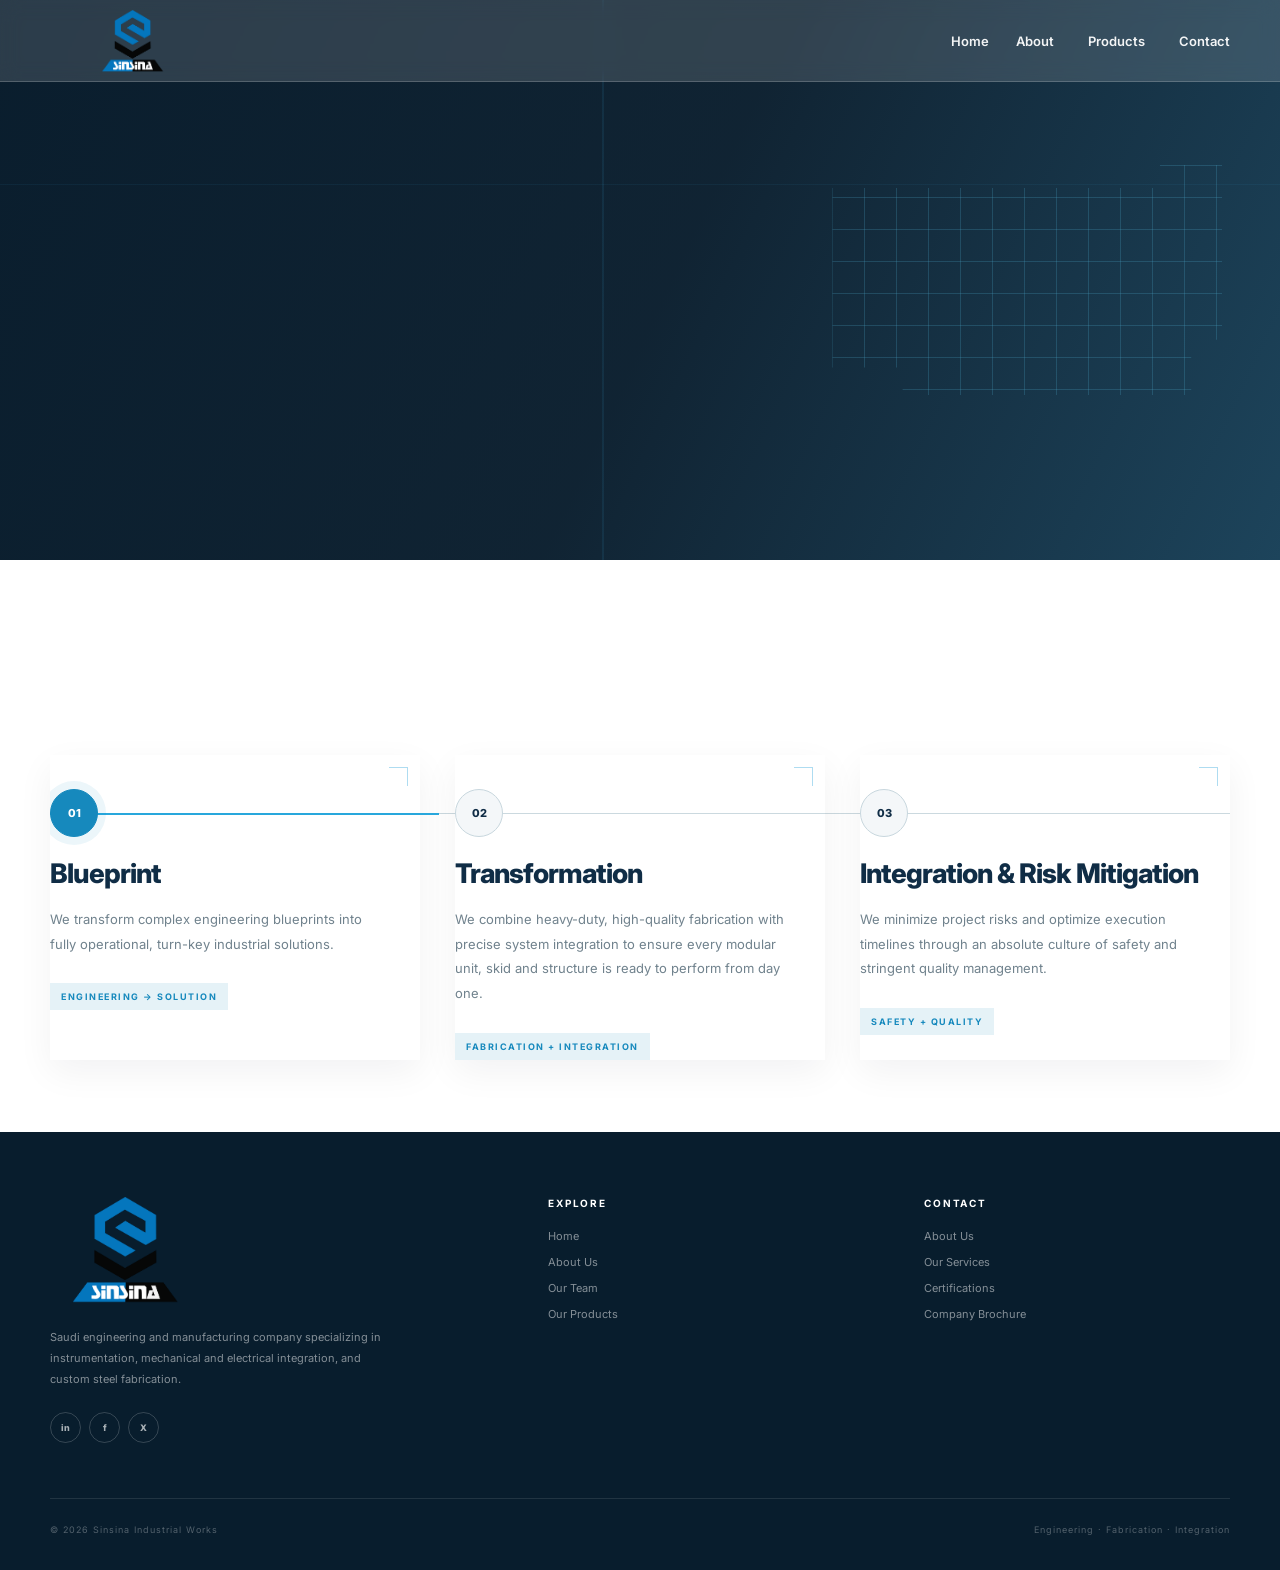
<file: brochure.html>
<!DOCTYPE html>
<html lang="en">

<head>
<link rel="preconnect" href="https://fonts.googleapis.com">
<link rel="preconnect" href="https://fonts.gstatic.com" crossorigin>
<link href="https://fonts.googleapis.com/css2?family=Inter:wght@400;500;600;700;800;900&display=swap" rel="stylesheet">


  

    <style>

        /* =====================================================
           RESET
        ====================================================== */

        * {
            margin: 0;
            padding: 0;
            box-sizing: border-box;
        }


        html {
            scroll-behavior: smooth;
        }


        body {

            font-family:
                Arial,
                Helvetica,
                sans-serif;

            color: #102d46;

            background: #f4f7f9;

            overflow-x: hidden;

        }


        a {
            text-decoration: none;
            color: inherit;
        }


        button {
            font-family: inherit;
        }


        .container {

            width: min(
                1180px,
                calc(100% - 60px)
            );

            margin: auto;

        }



        /* =====================================================
           HEADER
        ====================================================== */

        .site-header {

            position: fixed;

            top: 0;
            left: 0;

            width: 100%;

            height: 82px;

            z-index: 1000;

            background:
                rgba(255,255,255,.14);

            backdrop-filter:
                blur(10px);

            -webkit-backdrop-filter:
                blur(10px);

            border-bottom:
                1px solid
                rgba(255,255,255,.18);

            transition:
                .35s ease;

        }


        .site-header.scrolled {

            height: 70px;

            background:
                rgba(255,255,255,.97);

            border-bottom:
                1px solid
                rgba(16,45,70,.08);

            box-shadow:
                0 8px 30px
                rgba(16,45,70,.07);

        }


        .nav {

            height: 100%;

            display: flex;

            align-items: center;

            justify-content: space-between;

        }


        .brand {
            display: flex;
            align-items: center;
        }


        .logo {

            width: 165px;

            max-height: 62px;

            object-fit: contain;

        }


        .nav-links {

            display: flex;

            align-items: center;

            gap: 27px;

        }


        .nav-links > a,
        .nav-dropdown-btn {

            color:
                rgba(255,255,255,.94);

            font-size: 13px;

            font-weight: 600;

            background: none;

            border: 0;

            cursor: pointer;

            transition:
                color .25s ease;

        }


        .site-header.scrolled
        .nav-links > a,

        .site-header.scrolled
        .nav-dropdown-btn {

            color:
                #102d46;

        }


        .nav-dropdown {

            position: relative;

        }


        .nav-dropdown-btn {

            display: flex;

            align-items: center;

            gap: 7px;

        }


        .nav-dropdown-menu {

            position: absolute;

            top: 34px;

            left: 50%;

            transform:
                translateX(-50%)
                translateY(10px);

            min-width: 190px;

            padding: 8px;

            background: white;

            box-shadow:
                0 20px 50px
                rgba(10,35,55,.15);

            opacity: 0;

            visibility: hidden;

            transition: .25s ease;

        }


        .nav-dropdown:hover
        .nav-dropdown-menu {

            opacity: 1;

            visibility: visible;

            transform:
                translateX(-50%)
                translateY(0);

        }


        .nav-dropdown-menu a {

            display: block;

            padding: 12px 14px;

            color: #102d46;

            font-size: 12px;

            transition: .2s ease;

        }


        .nav-dropdown-menu a:hover {

            background: #eef5f8;

            color: #1689bd;

        }


        .nav-contact {

            padding:
                11px 18px;

            border:
                1px solid
                rgba(255,255,255,.45);

        }


        .site-header.scrolled
        .nav-contact {

            border-color:
                #cbd8df;

        }



        /* =====================================================
           HERO
        ====================================================== */

        .approach-hero {

            position: relative;

            min-height: 100px;

            display: flex;

            align-items: center;

            overflow: hidden;

            background:
                #102d46;

        }


        .hero-grid {

            position: absolute;

            inset: 0;

            opacity: .18;

            background-image:

                linear-gradient(
                    rgba(255,255,255,.12) 1px,
                    transparent 1px
                ),

                linear-gradient(
                    90deg,
                    rgba(255,255,255,.12) 1px,
                    transparent 1px
                );

            background-size:
                70px 70px;

            mask-image:
                linear-gradient(
                    90deg,
                    black,
                    transparent 80%
                );

        }


        .hero-glow {

            position: absolute;

            width: 600px;
            height: 600px;

            right: -200px;
            top: -180px;

            border-radius: 50%;

            background:
                radial-gradient(
                    circle,
                    rgba(40,167,221,.28),
                    transparent 65%
                );

        }


        .hero-content {

            position: relative;

            z-index: 2;

            padding:
                170px 0 110px;

        }


        .hero-kicker {

            display: flex;

            align-items: center;

            gap: 12px;

            color:
                #63c3eb;

            font-size: 10px;

            font-weight: 700;

            letter-spacing:
                2.5px;

            text-transform:
                uppercase;

            margin-bottom: 28px;

        }


        .hero-kicker::before {

            content: "";

            width: 38px;
            height: 2px;

            background:
                #35a8dd;

        }


        .hero-title {

            max-width: 900px;

            color: white;

            font-size:
                clamp(
                    52px,
                    8vw,
                    104px
                );

            line-height: .9;

            letter-spacing:
                -5px;

            font-weight: 800;

        }


        .hero-title span {

            color:
                #45b5e7;

        }


        .hero-description {

            max-width: 570px;

            margin-top: 35px;

            color:
                rgba(255,255,255,.68);

            font-size: 14px;

            line-height: 1.9;

        }


        .hero-mark {

            position: absolute;

            right: 5%;

            bottom: 50px;

            color:
                rgba(255,255,255,.12);

            font-size: 120px;

            font-weight: 800;

            letter-spacing: -8px;

        }



        /* =====================================================
           APPROACH
        ====================================================== */

        .approach {

            position: relative;

            padding:
                140px 0
                130px;

            background:
                #f4f7f9;

        }


        .section-intro {

            display: grid;

            grid-template-columns:
                1fr 1fr;

            gap: 80px;

            align-items: end;

            margin-bottom: 90px;

        }


        .section-label {

            color:
                #1689bd;

            font-size: 10px;

            font-weight: 700;

            letter-spacing:
                2.5px;

            text-transform:
                uppercase;

        }


        .section-title {

            margin-top: 17px;

            max-width: 600px;

            color:
                #102d46;

            font-size:
                clamp(
                    42px,
                    6vw,
                    76px
                );

            line-height: .95;

            letter-spacing:
                -4px;

            font-weight: 800;

        }


        .section-title span {

            color:
                #1689bd;

        }


        .intro-text {

            max-width: 470px;

            color:
                #71838e;

            font-size: 14px;

            line-height: 1.9;

        }



        /* =====================================================
           PROCESS
        ====================================================== */

        .process {

            position: relative;

        }


        .process-line {

            position: absolute;

            left: 0;

            right: 0;

            top: 58px;

            height: 1px;

            background:
                #cbd9df;

        }


        .process-progress {

            position: absolute;

            left: 0;

            top: 58px;

            height: 2px;

            width: 0%;

            background:
                #28a7dc;

            transition:
                width .5s ease;

            z-index: 2;

        }


        .process-grid {

            position: relative;

            display: grid;

            grid-template-columns:
                repeat(3, 1fr);

            gap: 35px;

        }


        .process-card {

            position: relative;

            padding-top: 105px;

            cursor: pointer;

        }


        .process-number {

            position: absolute;

            top: 34px;

            left: 0;

            width: 48px;
            height: 48px;

            display: flex;

            align-items: center;

            justify-content: center;

            border-radius: 50%;

            color:
                #102d46;

            background:
                #f4f7f9;

            border:
                1px solid
                #c8d7de;

            font-size: 11px;

            font-weight: 800;

            z-index: 3;

            transition:
                .35s ease;

        }


        .process-card.active
        .process-number,

        .process-card:hover
        .process-number {

            color: white;

            background:
                #1689bd;

            border-color:
                #1689bd;

            box-shadow:
                0 0 0 8px
                rgba(22,137,189,.08);

        }


        .process-card h3 {

            color:
                #102d46;

            font-size: 27px;

            line-height: 1;

            letter-spacing:
                -1px;

            font-weight: 800;

            transition:
                .3s ease;

        }


        .process-card:hover h3 {

            color:
                #1689bd;

        }


        .process-card p {

            margin-top: 20px;

            max-width: 330px;

            color:
                #70828d;

            font-size: 13px;

            line-height: 1.9;

        }


        .process-tag {

            display: inline-flex;

            margin-top: 27px;

            padding:
                8px 11px;

            color:
                #1689bd;

            background:
                #e5f2f7;

            font-size: 9px;

            font-weight: 700;

            letter-spacing:
                1.5px;

            text-transform:
                uppercase;

        }



        /* =====================================================
           EXCELLENCE
        ====================================================== */

        .excellence {

            position: relative;

            min-height: 470px;

            display: flex;

            align-items: center;

            overflow: hidden;

            background:
                #102d46;

        }


        .excellence::before {

            content: "";

            position: absolute;

            inset: 0;

            opacity: .12;

            background-image:

                linear-gradient(
                    45deg,
                    transparent 48%,
                    #63c3eb 49%,
                    transparent 50%
                );

            background-size:
                35px 35px;

        }


        .excellence-content {

            position: relative;

            z-index: 2;

            display: grid;

            grid-template-columns:
                1fr 1fr;

            gap: 80px;

            align-items: center;

        }


        .excellence-word {

            color:
                white;

            font-size:
                clamp(
                    55px,
                    8vw,
                    110px
                );

            line-height: .8;

            letter-spacing:
                -6px;

            font-weight: 800;

        }


        .excellence-word span {

            display: block;

            color:
                #38a9dd;

        }


        .excellence-copy {

            border-left:
                1px solid
                rgba(255,255,255,.25);

            padding-left: 45px;

        }


        .excellence-copy p {

            color:
                rgba(255,255,255,.72);

            font-size: 15px;

            line-height: 1.9;

        }


        .excellence-quote {

            margin-top: 30px;

            color: white;

            font-size: 20px;

            line-height: 1.5;

            font-weight: 700;

        }


        .excellence-quote span {

            color:
                #55bce8;

        }



         /* =====================================================
           FOOTER
        ====================================================== */

        .site-footer {
            width: 100%;

            padding:
                65px 0 35px;

            background:
                #081d2d;

            color: white;
        }


        .footer-top {
            display: grid;

            grid-template-columns:
                1.4fr 1fr 1fr;

            gap: 70px;

            padding-bottom: 55px;

            border-bottom:
                1px solid
                rgba(255,255,255,.1);
        }


        .footer-brand img {
            width: 150px;

            margin-bottom: 20px;
        }


        .footer-brand p {
            max-width: 350px;

            color:
                rgba(255,255,255,.5);

            font-size: 11px;

            line-height: 1.9;
        }


        .footer-column h4 {
            margin-bottom: 20px;

            color: white;

            font-size: 10px;

            letter-spacing: 1.8px;

            text-transform: uppercase;
        }


        .footer-column a {
            display: block;

            margin-bottom: 12px;

            color:
                rgba(255,255,255,.5);

            font-size: 11px;

            transition:
                color .2s ease;
        }


        .footer-column a:hover {
            color:
                #55b9e7;
        }


        /* FOOTER SOCIALS */

        .footer-socials {
            display: flex;
            gap: 8px;

            margin-top: 22px;
        }


        .footer-social {
            width: 31px;
            height: 31px;

            display: flex;
            align-items: center;
            justify-content: center;

            border:
                1px solid
                rgba(255,255,255,.18);

            border-radius: 50%;

            color:
                rgba(255,255,255,.65);

            font-size: 9px;
            font-weight: 800;

            transition:
                .25s ease;
        }


        .footer-social:hover {
            color: white;

            background:
                var(--blue);

            border-color:
                var(--blue);

            transform:
                translateY(-2px);
        }


        .footer-bottom {
            display: flex;

            justify-content: space-between;

            padding-top: 25px;

            color:
                rgba(255,255,255,.3);

            font-size: 9px;

            letter-spacing: 1px;
        }



        /* =====================================================
           REVEAL
        ====================================================== */

        .reveal {

            opacity: 0;

            transform:
                translateY(30px);

            transition:
                opacity .8s ease,
                transform .8s ease;

        }


        .reveal.visible {

            opacity: 1;

            transform:
                translateY(0);

        }



        /* =====================================================
           RESPONSIVE
        ====================================================== */

        @media (max-width: 900px) {

            .nav-links {

                gap: 14px;

            }


            .section-intro {

                grid-template-columns:
                    1fr;

                gap: 25px;

            }


            .process-grid {

                grid-template-columns:
                    1fr;

                gap: 55px;

            }


            .process-line,
            .process-progress {

                display: none;

            }


            .process-card {

                padding-top: 75px;

            }


            .process-number {

                top: 0;

            }


            .excellence-content {

                grid-template-columns:
                    1fr;

                gap: 45px;

            }


            .excellence-copy {

                border-left: 0;

                border-top:
                    1px solid
                    rgba(255,255,255,.25);

                padding:
                    30px 0 0;

            }

        }


        @media (max-width: 700px) {

            .container {

                width:
                    min(
                        100% - 36px,
                        1180px
                    );

            }


            .nav-links {

                display: none;

            }


            .logo {

                width: 145px;

            }


            .hero-content {

                padding:
                    150px 0 90px;

            }


            .hero-title {

                letter-spacing:
                    -3px;

            }


            .approach {

                padding:
                    90px 0;

            }


            .section-title {

                letter-spacing:
                    -2.5px;

            }


            .excellence {

                padding:
                    90px 0;

            }


            .excellence-word {

                letter-spacing:
                    -3px;

            }


            .footer-inner {

                align-items:
                    flex-start;

                flex-direction:
                    column;

                gap: 15px;

            }

        }

    </style>


<style>
/* =========================================================
   APPROACH — CREATIVE BLUEPRINT EXECUTION MAP
   Same brand family as Products + Services, unique page language
   ========================================================= */

:root{
  --a-navy:#071b2b;
  --a-navy2:#102d46;
  --a-blue:#087db8;
  --a-cyan:#35a8dd;
  --a-ice:#eef3f6;
  --a-white:#fff;
  --a-text:#6b7f8b;
  --a-line:rgba(7,27,43,.10);
}

body{
  font-family:"Inter",Arial,Helvetica,sans-serif !important;
  background:#eef3f6 !important;
}

/* ---------- HERO ---------- */
.approach-hero{
  min-height:560px !important;
  background:
    linear-gradient(115deg,rgba(7,27,43,.99) 0%,rgba(7,27,43,.96) 52%,rgba(11,53,78,.92) 100%) !important;
  overflow:hidden !important;
  isolation:isolate;
}

.hero-grid{
  opacity:.16 !important;
  background-size:56px 56px !important;
  mask-image:linear-gradient(90deg,black 0%,black 55%,transparent 92%) !important;
}

.hero-glow{
  display:none !important;
}

.approach-hero::before{
  content:"";
  position:absolute;
  inset:0;
  z-index:1;
  background:
    linear-gradient(90deg,transparent 0 47%,rgba(53,168,221,.10) 47% 47.15%,transparent 47.15% 100%),
    linear-gradient(0deg,transparent 0 67%,rgba(53,168,221,.07) 67% 67.15%,transparent 67.15% 100%);
  pointer-events:none;
}

.approach-hero::after{
  content:"";
  position:absolute;
  right:4.5%;
  top:50%;
  width:390px;
  height:230px;
  transform:translateY(-50%);
  opacity:.72;
  background:
    linear-gradient(90deg,rgba(89,194,236,.28) 1px,transparent 1px),
    linear-gradient(rgba(89,194,236,.28) 1px,transparent 1px);
  background-size:32px 32px;
  clip-path:polygon(0 10%,84% 10%,84% 0,100% 0,100% 76%,92% 76%,92% 100%,18% 100%,18% 88%,0 88%);
  pointer-events:none;
}

.hero-content{
  padding:150px 0 100px !important;
  max-width:700px !important;
}

.hero-kicker{
  margin-bottom:20px !important;
  font-size:9px !important;
  letter-spacing:2.4px !important;
  color:#63c7ed !important;
}

.hero-title{
  max-width:720px !important;
  font-size:clamp(54px,6.7vw,90px) !important;
  line-height:.89 !important;
  letter-spacing:-4.5px !important;
}

.hero-description{
  max-width:510px !important;
  margin-top:26px !important;
  font-size:13px !important;
  line-height:1.8 !important;
}

.hero-mark{
  display:none !important;
}

/* blueprint labels on right */
.approach-blueprint-labels{
  position:absolute;
  z-index:4;
  right:5.5%;
  top:50%;
  width:340px;
  transform:translateY(-50%);
  pointer-events:none;
}

.approach-blueprint-labels .line{
  position:absolute;
  height:1px;
  background:rgba(92,198,240,.35);
}

.approach-blueprint-labels .line.one{left:0;top:44px;width:210px}
.approach-blueprint-labels .line.two{left:54px;top:112px;width:240px}
.approach-blueprint-labels .line.three{left:20px;top:178px;width:280px}

.approach-blueprint-labels .node{
  position:absolute;
  width:9px;
  height:9px;
  background:#071b2b;
  border:1px solid #5dc6ef;
  transform:rotate(45deg);
  box-shadow:0 0 0 5px rgba(53,168,221,.07);
}

.approach-blueprint-labels .n1{left:198px;top:40px}
.approach-blueprint-labels .n2{left:112px;top:108px}
.approach-blueprint-labels .n3{left:268px;top:174px}

.approach-blueprint-labels .txt{
  position:absolute;
  color:rgba(255,255,255,.44);
  font-size:7px;
  font-weight:700;
  letter-spacing:1.7px;
  text-transform:uppercase;
}

.approach-blueprint-labels .t1{left:216px;top:31px}
.approach-blueprint-labels .t2{left:126px;top:98px}
.approach-blueprint-labels .t3{left:0;top:190px}

/* ---------- APPROACH INTRO ---------- */
.approach{
  padding:88px 0 72px !important;
  background:#fff !important;
}

.section-intro{
  gap:64px !important;
}

.section-title{
  font-size:clamp(38px,4.4vw,58px) !important;
  line-height:.96 !important;
  letter-spacing:-3px !important;
}

.section-copy{
  font-size:12.5px !important;
  line-height:1.8 !important;
  color:#6b7f8b !important;
}

/* ---------- PROCESS / METHOD AS EXECUTION MAP ---------- */
.process,
.approach-process,
.method,
.approach-steps{
  position:relative;
}

/* generic process card upgrade */
.step,
.process-card,
.approach-card,
.method-card{
  position:relative !important;
  overflow:hidden !important;
  transition:.35s ease !important;
  border-color:rgba(7,27,43,.08) !important;
  box-shadow:0 12px 34px rgba(7,27,43,.055) !important;
}

.step:hover,
.process-card:hover,
.approach-card:hover,
.method-card:hover{
  transform:translateY(-5px);
  border-color:rgba(53,168,221,.24) !important;
  box-shadow:0 24px 58px rgba(7,27,43,.10) !important;
}

/* add technical corner */
.step::after,
.process-card::after,
.approach-card::after,
.method-card::after{
  content:"";
  position:absolute;
  right:12px;
  top:12px;
  width:18px;
  height:18px;
  border-top:1px solid rgba(53,168,221,.40);
  border-right:1px solid rgba(53,168,221,.40);
  pointer-events:none;
}

/* ---------- NEW EXECUTION STRIP ---------- */
.approach-execution-strip{
  width:min(1180px,calc(100% - 60px));
  margin:0 auto 70px;
  display:grid;
  grid-template-columns:repeat(5,1fr);
  background:#071b2b;
  border:1px solid rgba(255,255,255,.06);
  box-shadow:0 18px 48px rgba(7,27,43,.10);
}

.approach-execution-strip .stage{
  position:relative;
  min-height:120px;
  padding:22px 18px 18px;
  border-right:1px solid rgba(255,255,255,.08);
  overflow:hidden;
}

.approach-execution-strip .stage:last-child{
  border-right:0;
}

.approach-execution-strip .stage::before{
  content:"";
  position:absolute;
  left:18px;
  top:18px;
  width:12px;
  height:12px;
  border:1px solid #54bee9;
  transform:rotate(45deg);
}

.approach-execution-strip .stage::after{
  content:"";
  position:absolute;
  left:34px;
  top:24px;
  right:-1px;
  height:1px;
  background:linear-gradient(90deg,rgba(84,190,233,.38),transparent);
}

.approach-execution-strip small{
  display:block;
  margin-top:32px;
  color:rgba(255,255,255,.33);
  font-size:7px;
  font-weight:800;
  letter-spacing:1.6px;
  text-transform:uppercase;
}

.approach-execution-strip strong{
  display:block;
  margin-top:8px;
  color:#fff;
  font-size:11px;
  font-weight:700;
}

.approach-execution-strip span{
  display:block;
  margin-top:6px;
  color:rgba(255,255,255,.54);
  font-size:9px;
  line-height:1.55;
}

/* ---------- EXCELLENCE / SECONDARY DARK AREA ---------- */
.excellence{
  padding:86px 0 !important;
  background:
    linear-gradient(115deg,#071b2b 0%,#0d3148 100%) !important;
  position:relative;
  overflow:hidden;
}

.excellence::before{
  content:"";
  position:absolute;
  inset:0;
  background-image:
    linear-gradient(rgba(53,168,221,.07) 1px,transparent 1px),
    linear-gradient(90deg,rgba(53,168,221,.07) 1px,transparent 1px);
  background-size:58px 58px;
  opacity:.5;
  mask-image:linear-gradient(90deg,black,transparent 85%);
}

.excellence-word{
  font-size:clamp(56px,8vw,110px) !important;
  letter-spacing:-5px !important;
}

/* ---------- REVEAL ---------- */
.approach-execution-strip .stage,
.step,
.process-card,
.approach-card,
.method-card{
  opacity:0;
  transform:translateY(24px);
}

.approach-execution-strip .stage.is-visible,
.step.is-visible,
.process-card.is-visible,
.approach-card.is-visible,
.method-card.is-visible{
  opacity:1;
  transform:none;
  transition:
    opacity .6s ease,
    transform .65s cubic-bezier(.2,.7,.2,1),
    box-shadow .35s ease,
    border-color .35s ease !important;
}

/* ---------- RESPONSIVE ---------- */
@media(max-width:980px){
  .approach-blueprint-labels{
    opacity:.45;
    transform:translateY(-50%) scale(.82);
    transform-origin:right center;
  }

  .approach-execution-strip{
    grid-template-columns:1fr 1fr;
  }

  .approach-execution-strip .stage{
    border-bottom:1px solid rgba(255,255,255,.08);
  }
}

@media(max-width:760px){
  .approach-hero{
    min-height:520px !important;
  }

  .hero-content{
    padding:130px 0 82px !important;
  }

  .hero-title{
    font-size:clamp(48px,14vw,68px) !important;
    letter-spacing:-3px !important;
  }

  .approach-blueprint-labels{
    display:none;
  }

  .approach-hero::after{
    display:none;
  }

  .approach{
    padding:70px 0 58px !important;
  }

  .approach-execution-strip{
    width:calc(100% - 30px);
    grid-template-columns:1fr;
    margin-bottom:50px;
  }

  .approach-execution-strip .stage{
    min-height:auto;
    padding:18px 18px 16px 50px;
    border-right:0;
  }

  .approach-execution-strip .stage::before{
    left:18px;
    top:24px;
  }

  .approach-execution-strip .stage::after{
    display:none;
  }

  .approach-execution-strip small{
    margin-top:0;
  }

  .excellence{
    padding:70px 0 !important;
  }

  .excellence-word{
    font-size:52px !important;
    letter-spacing:-3px !important;
  }
}
</style>

</head>


<body>



<!-- =====================================================
     HEADER
====================================================== -->

<header class="site-header" id="header">

    <div class="container nav">


        <a
            href="index.html"
            class="brand"
        >

            <img
                src="5.png"
                alt="Sinsina Industrial Works"
                class="logo"
            >

        </a>


        <nav class="nav-links">


            <a href="index.html">
                Home
            </a>


            <div class="nav-dropdown">

                <button class="nav-dropdown-btn">

                    About

                    <span></span>

                </button>


                <div class="nav-dropdown-menu">

                    <a href="index.html">
                        About Us
                    </a>

                    <a href="team.html">
                        Our Team
                    </a>

                    <a href="certifications.html">
                        Our Certifications
                    </a>

                </div>

            </div>


            <!-- PRODUCTS DROPDOWN -->

            <div class="nav-dropdown">

                <button class="nav-dropdown-btn">

                    Products

                    <span></span>

                </button>


                <div class="nav-dropdown-menu">

                    <a href="products.html">
                        Our Products
                    </a>

                    <a href="services.html">
                        Our Services
                    </a>

                    <a href="approach.html">
                        Our Approach
                    </a>

                </div>

            </div>


            <a href="index.html#contact">
                Contact
            </a>


        </nav>

    </div>

</header>



<!-- =====================================================
     HERO
====================================================== -->

<section class="approach-hero">


   

  





</section>



<!-- =====================================================
     PROCESS
====================================================== -->

<section class="approach">


    <div class="container">


        <div class="section-intro reveal">


            <div>

                <div class="section-label">
                    
                </div>


                <h2 class="section-title">

                   
                    <span></span>

                </h2>

            </div>


            <p class="intro-text">


            </p>

        </div>



        <div class="process">


            <div class="process-line"></div>

            <div
                class="process-progress"
                id="progress"
            ></div>


            <div class="process-grid">


                <!-- CARD 01 -->

                <article
                    class="process-card active reveal"
                    data-progress="33"
                >

                    <div class="process-number">
                        01
                    </div>


                    <h3>
                        Blueprint
                    </h3>


                    <p>

                        We transform complex engineering
                        blueprints into fully operational,
                        turn-key industrial solutions.

                    </p>


                    <span class="process-tag">

                        Engineering → Solution

                    </span>

                </article>



                <!-- CARD 02 -->

                <article
                    class="process-card reveal"
                    data-progress="66"
                >

                    <div class="process-number">
                        02
                    </div>


                    <h3>
                        Transformation
                    </h3>


                    <p>

                        We combine heavy-duty,
                        high-quality fabrication with
                        precise system integration to ensure
                        every modular unit, skid and structure
                        is ready to perform from day one.

                    </p>


                    <span class="process-tag">

                        Fabrication + Integration

                    </span>

                </article>



                <!-- CARD 03 -->

                <article
                    class="process-card reveal"
                    data-progress="100"
                >

                    <div class="process-number">
                        03
                    </div>


                    <h3>
                        Integration & Risk Mitigation
                    </h3>


                    <p>

                        We minimize project risks and optimize
                        execution timelines through an absolute
                        culture of safety and stringent quality
                        management.

                    </p>


                    <span class="process-tag">

                        Safety + Quality

                    </span>

                </article>


            </div>

        </div>

    </div>

</section>





 <!-- =====================================================
         FOOTER
         IMPORTANT:
         Footer is OUTSIDE every .container
    ====================================================== -->

    <footer class="site-footer">

        <div class="container">


            <div class="footer-top">


                <!-- BRAND -->

                <div class="footer-brand">

                    <img
                        src="5.png"
                        alt="Sinsina Industrial Works"
                    >

                    <p>
                        Saudi engineering and manufacturing
                        company specializing in instrumentation,
                        mechanical and electrical integration,
                        and custom steel fabrication.
                    </p>


                    <!-- SOCIAL -->

                    <div class="footer-socials">


                        <!-- LinkedIn -->

                        <a
                            href="https://www.linkedin.com/company/sinsinaworks/"
                            target="_blank"
                            rel="noopener noreferrer"
                            class="footer-social"
                            aria-label="LinkedIn"
                        >
                            in
                        </a>


                        <!-- Facebook -->

                        <a
                            href="#"
                            class="footer-social"
                            aria-label="Facebook"
                            title="Add official Facebook URL"
                        >
                            f
                        </a>


                        <!-- X -->

                        <a
                            href="#"
                            class="footer-social"
                            aria-label="X"
                            title="Add official X URL"
                        >
                            X
                        </a>


                    </div>

                </div>


                <!-- EXPLORE -->

                <div class="footer-column">

                    <h4>
                        Explore
                    </h4>


                    <a href="index.html">
                        Home
                    </a>


                    <a href="index.html#about">
                        About Us
                    </a>


                    <a href="team.html">
                        Our Team
                    </a>


                    <a href="products.html">
                        Our Products
                    </a>

                </div>


                <!-- CONTACT -->

                <div class="footer-column">

                    <h4>
                        Contact
                    </h4>


                    <a href="index.html#about">
                        About Us
                    </a>


                    <a href="services.html">
                        Our Services
                    </a>


                    <a href="certifications.html">
                        Certifications
                    </a>


                    <a href="brochure.html">
                        Company Brochure
                    </a>

                </div>


            </div>


            <!-- FOOTER BOTTOM -->

            <div class="footer-bottom">

                <span>
                    © 2026 Sinsina Industrial Works
                </span>


                <span>
                    Engineering · Fabrication · Integration
                </span>

            </div>


        </div>

    </footer>




<script>


/* =====================================================
   HEADER SCROLL
====================================================== */

const header =
    document.getElementById("header");


window.addEventListener("scroll", () => {

    if (window.scrollY > 40) {

        header.classList.add("scrolled");

    } else {

        header.classList.remove("scrolled");

    }

});



/* =====================================================
   REVEAL ANIMATION
====================================================== */

const reveals =
    document.querySelectorAll(".reveal");


const revealObserver =
    new IntersectionObserver(

        entries => {

            entries.forEach(entry => {

                if (entry.isIntersecting) {

                    entry.target.classList.add(
                        "visible"
                    );

                }

            });

        },

        {
            threshold: .15
        }

    );


reveals.forEach(element => {

    revealObserver.observe(element);

});



/* =====================================================
   PROCESS INTERACTION
====================================================== */

const cards =
    document.querySelectorAll(".process-card");

const progress =
    document.getElementById("progress");


cards.forEach(card => {

    card.addEventListener("mouseenter", () => {

        cards.forEach(item => {

            item.classList.remove("active");

        });


        card.classList.add("active");


        progress.style.width =
            card.dataset.progress + "%";

    });

});



/* =====================================================
   DEFAULT PROGRESS
====================================================== */

progress.style.width = "33%";



</script>



<script>
document.addEventListener("DOMContentLoaded", function(){
  const targets = document.querySelectorAll(
    ".approach-execution-strip .stage,.step,.process-card,.approach-card,.method-card"
  );

  if("IntersectionObserver" in window){
    const obs = new IntersectionObserver(entries => {
      entries.forEach(entry => {
        if(entry.isIntersecting){
          entry.target.classList.add("is-visible");
          obs.unobserve(entry.target);
        }
      });
    }, {threshold:.12, rootMargin:"0px 0px -35px 0px"});

    targets.forEach(el => obs.observe(el));
  }else{
    targets.forEach(el => el.classList.add("is-visible"));
  }
});
</script>

<script src="cms-runtime-data.js"></script>
<script src="cms-runtime.js?v=3"></script>
</body>

</html>
</file>
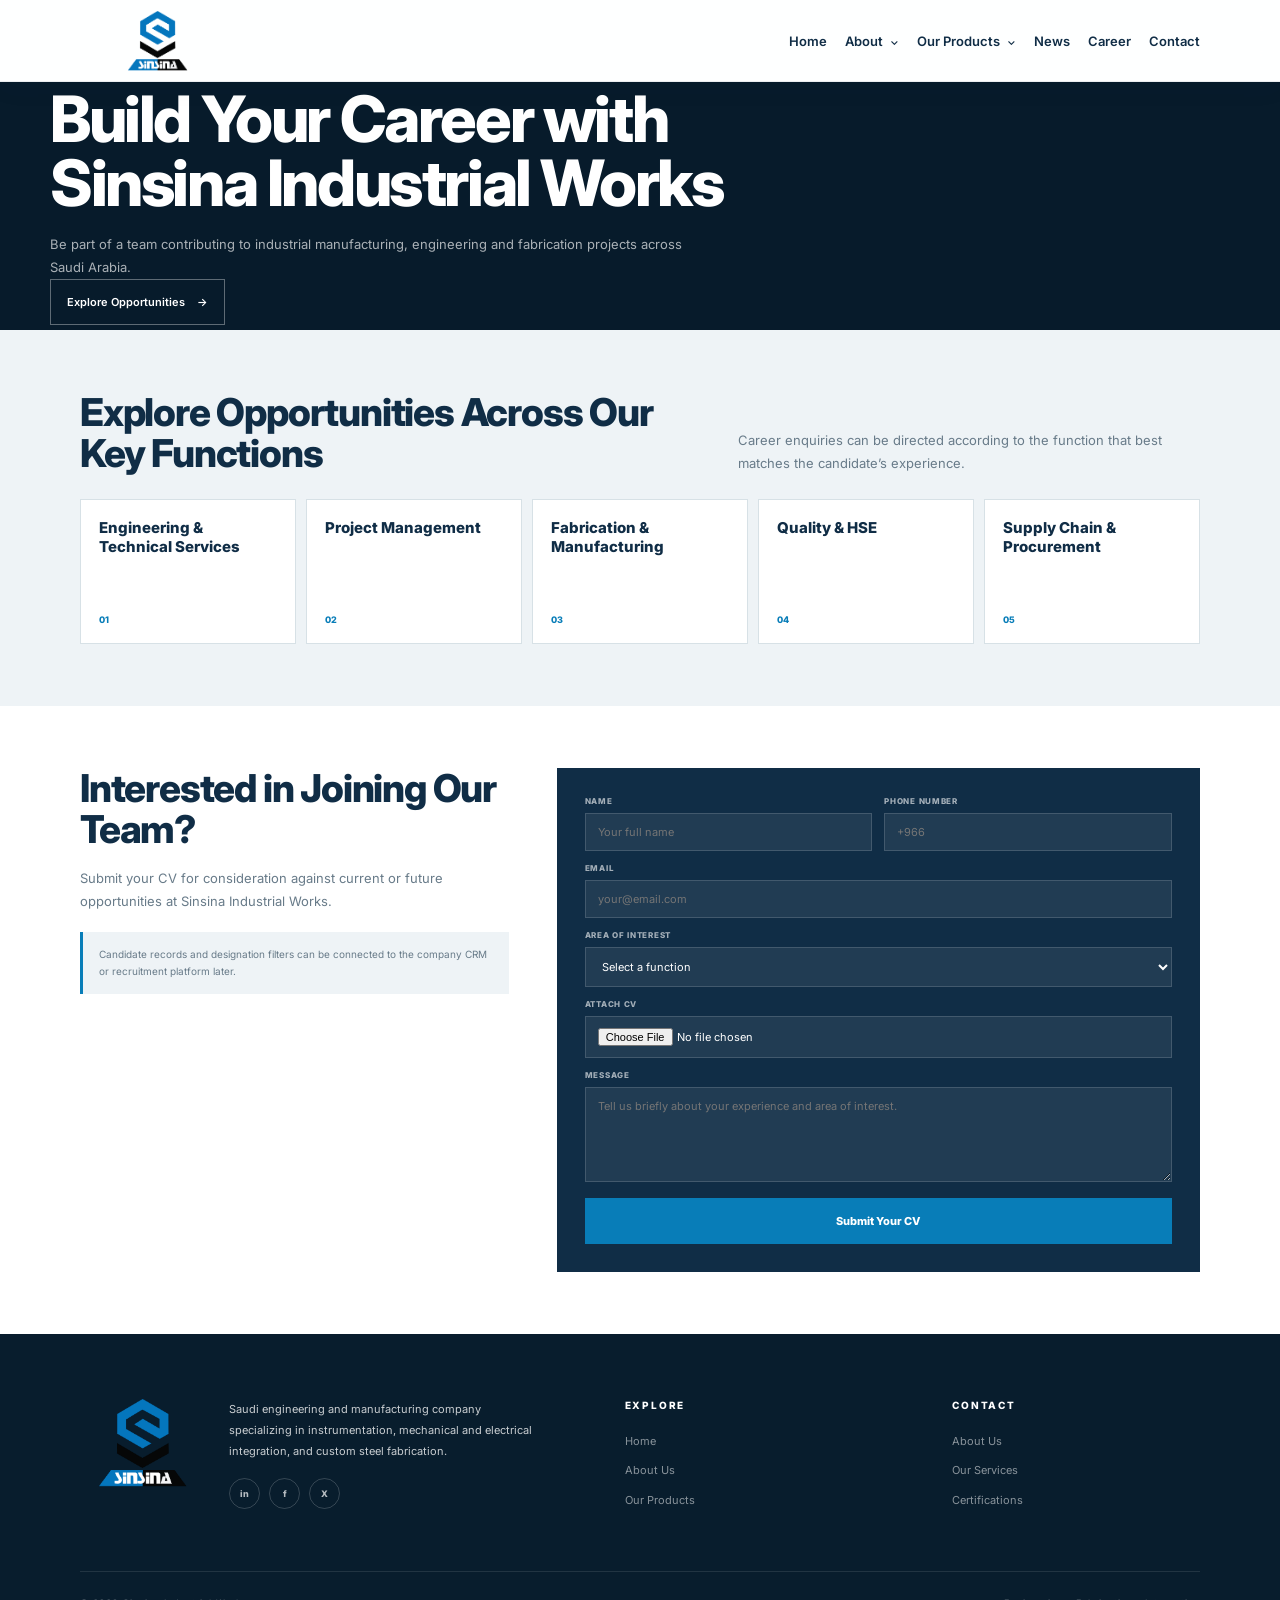
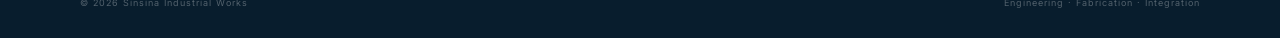
<file: career.html>
<!DOCTYPE html>
<html lang="en">
<head>
<meta charset="UTF-8">
<meta name="viewport" content="width=device-width, initial-scale=1.0">
<title>Career | Sinsina Industrial Works</title>

<link rel="preconnect" href="https://fonts.googleapis.com">
<link rel="preconnect" href="https://fonts.gstatic.com" crossorigin>
<link href="https://fonts.googleapis.com/css2?family=Inter:wght@400;500;600;700;800&display=swap" rel="stylesheet">

<style>
:root{
  --navy:#102d46;
  --dark:#071b2b;
  --blue:#087db8;
  --cyan:#35a8dd;
  --page:#eef3f6;
  --white:#fff;
  --text:#687b89;
  --line:#d7e1e6;
}

*{margin:0;padding:0;box-sizing:border-box}

html{scroll-behavior:smooth}

body{
  font-family:"Inter",Arial,Helvetica,sans-serif;
  background:var(--page);
  color:var(--navy);
  overflow-x:hidden;
}

a{text-decoration:none;color:inherit}
img{display:block;max-width:100%}
button,input,textarea,select{font:inherit}

.container{
  width:min(1180px,calc(100% - 60px));
  margin:auto;
}

/* HEADER */
.site-header{
  position:fixed;
  top:0;
  left:0;
  width:100%;
  height:82px;
  z-index:1000;
  background:rgba(255,255,255,.96);
  border-bottom:1px solid rgba(16,45,70,.08);
  box-shadow:0 6px 24px rgba(16,45,70,.05);
  backdrop-filter:blur(12px);
}

.nav{
  height:100%;
  display:flex;
  align-items:center;
  justify-content:space-between;
}

.brand img{
  width:145px;
  height:56px;
  object-fit:contain;
}

.nav-links{
  display:flex;
  align-items:center;
  gap:27px;
}

.nav-links>a,
.nav-dropdown-btn{
  border:0;
  background:none;
  color:var(--navy);
  font-size:13px;
  font-weight:600;
  cursor:pointer;
}

.nav-links>a:hover,
.nav-dropdown-btn:hover{color:var(--blue)}

.nav-dropdown{position:relative}

.nav-dropdown-btn{
  display:flex;
  align-items:center;
  gap:7px;
}

.nav-dropdown-menu{
  position:absolute;
  top:calc(100% + 20px);
  left:50%;
  transform:translateX(-50%) translateY(8px);
  width:215px;
  padding:9px;
  background:#fff;
  border:1px solid var(--line);
  box-shadow:0 18px 45px rgba(16,45,70,.12);
  opacity:0;
  visibility:hidden;
  transition:.25s ease;
}

.nav-dropdown:hover .nav-dropdown-menu{
  opacity:1;
  visibility:visible;
  transform:translateX(-50%) translateY(0);
}

.nav-dropdown-menu a{
  display:block;
  padding:12px 13px;
  color:#506674;
  font-size:12px;
}

.nav-dropdown-menu a:hover{
  color:var(--blue);
  background:#f2f7fa;
}

.nav-contact{
  padding:10px 17px;
  border:1px solid #bfd0d9;
}

.menu-button{
  display:none;
  width:40px;
  height:40px;
  border:0;
  background:transparent;
  cursor:pointer;
}

.menu-button span{
  display:block;
  width:23px;
  height:2px;
  margin:5px auto;
  background:var(--navy);
}

/* PAGE */
.career-page{padding-top:82px}

/* HERO */
.career-hero{
  min-height:430px;
  display:flex;
  align-items:center;
  position:relative;
  overflow:hidden;
  background:var(--dark);
}

.career-hero::before{
  content:"";
  position:absolute;
  inset:0;
  background:
    linear-gradient(90deg,rgba(7,27,43,.98) 0%,rgba(7,27,43,.88) 55%,rgba(7,27,43,.55) 100%),
    radial-gradient(circle at 82% 25%,rgba(53,168,221,.18),transparent 34%);
}

.career-hero::after{
  content:"";
  position:absolute;
  inset:0;
  background-image:
    linear-gradient(rgba(53,168,221,.06) 1px,transparent 1px),
    linear-gradient(90deg,rgba(53,168,221,.06) 1px,transparent 1px);
  background-size:58px 58px;
  opacity:.45;
}

.career-hero .container{
  position:relative;
  z-index:2;
}

.hero-copy{max-width:760px}

.hero-copy h1{
  color:#fff;
  font-size:clamp(42px,4.8vw,64px);
  line-height:1.02;
  letter-spacing:-2px;
  font-weight:800;
}

.hero-copy p{
  max-width:620px;
  margin-top:20px;
  color:rgba(255,255,255,.76);
  font-size:14px;
  line-height:1.7;
}

.hero-btn{
  display:inline-flex;
  align-items:center;
  gap:11px;
  min-height:46px;
  margin-top:24px;
  padding:0 18px;
  background:var(--blue);
  color:#fff;
  font-size:12px;
  font-weight:700;
  transition:.25s ease;
}

.hero-btn:hover{
  background:var(--cyan);
  gap:15px;
}

/* SHARED */
.section{
  padding:62px 0;
}

.section h2{
  font-size:clamp(30px,3vw,42px);
  line-height:1.08;
  letter-spacing:-1.2px;
  font-weight:800;
}

.section p{
  color:var(--text);
  font-size:13px;
  line-height:1.75;
}

/* WHY JOIN */
.why{
  background:#fff;
}

.why-grid{
  display:grid;
  grid-template-columns:.85fr 1.15fr;
  gap:52px;
  align-items:start;
}

.why-copy p{margin-top:6px}

.value-tags{
  display:flex;
  flex-wrap:wrap;
  gap:8px;
  margin-top:20px;
}

.value-tags span{
  padding:8px 11px;
  border:1px solid var(--line);
  background:var(--page);
  color:var(--navy);
  font-size:9px;
  font-weight:700;
}

/* OPPORTUNITIES */
.opportunities{
  background:var(--page);
}

.opportunities-head{
  display:grid;
  grid-template-columns:1fr .75fr;
  gap:42px;
  align-items:end;
  margin-bottom:24px;
}

.functions-grid{
  display:grid;
  grid-template-columns:repeat(5,1fr);
  gap:10px;
}

.function-card{
  min-height:145px;
  padding:18px;
  background:#fff;
  border:1px solid var(--line);
  display:flex;
  flex-direction:column;
  justify-content:space-between;
  transition:.25s ease;
}

.function-card:hover{
  transform:translateY(-4px);
  box-shadow:0 16px 36px rgba(7,27,43,.07);
}

.function-card h3{
  font-size:15px;
  line-height:1.3;
  font-weight:800;
}

.function-card span{
  color:var(--blue);
  font-size:9px;
  font-weight:800;
}

/* APPLY */
.apply{
  background:#fff;
}

.apply-grid{
  display:grid;
  grid-template-columns:.8fr 1.2fr;
  gap:48px;
  align-items:start;
}

.apply-copy p{margin-top:16px}

.apply-note{
  margin-top:20px;
  padding:14px 16px;
  background:var(--page);
  border-left:3px solid var(--blue);
  color:var(--text);
  font-size:10px;
  line-height:1.7;
}

.form-card{
  padding:28px;
  background:var(--navy);
}

.form-grid{
  display:grid;
  grid-template-columns:1fr 1fr;
  gap:12px;
}

.form-group{
  display:flex;
  flex-direction:column;
  gap:7px;
}

.form-group.full{grid-column:1/-1}

.form-group label{
  color:rgba(255,255,255,.62);
  font-size:8px;
  font-weight:800;
  text-transform:uppercase;
  letter-spacing:.7px;
}

.form-group input,
.form-group textarea,
.form-group select{
  width:100%;
  padding:11px 12px;
  border:1px solid rgba(255,255,255,.15);
  background:rgba(255,255,255,.07);
  color:#fff;
  outline:none;
  font-size:11px;
}

.form-group select option{
  color:var(--navy);
  background:#fff;
}

.form-group textarea{
  min-height:95px;
  resize:vertical;
}

.submit-btn{
  width:100%;
  min-height:46px;
  margin-top:16px;
  border:0;
  background:var(--blue);
  color:#fff;
  font-size:11px;
  font-weight:800;
  cursor:pointer;
}

.submit-btn:hover{background:var(--cyan)}

.confirmation{
  display:none;
  margin-top:14px;
  padding:13px 15px;
  background:rgba(53,168,221,.12);
  border:1px solid rgba(53,168,221,.28);
  color:#d9f4ff;
  font-size:10px;
  line-height:1.65;
}

.confirmation.show{display:block}

/* FOOTER */
.site-footer{
  padding:60px 0 28px;
  background:#081d2d;
  color:#fff;
}

.footer-top{
  display:grid;
  grid-template-columns:1.4fr 1fr 1fr;
  gap:60px;
  padding-bottom:45px;
  border-bottom:1px solid rgba(255,255,255,.1);
}

.footer-brand img{
  width:145px;
  margin-bottom:18px;
}

.footer-brand p{
  max-width:350px;
  color:rgba(255,255,255,.5);
  font-size:11px;
  line-height:1.8;
}

.footer-column h4{
  margin-bottom:17px;
  font-size:10px;
  letter-spacing:1.5px;
  text-transform:uppercase;
}

.footer-column a{
  display:block;
  margin-bottom:11px;
  color:rgba(255,255,255,.52);
  font-size:11px;
}

.footer-column a:hover{color:var(--cyan)}

.footer-bottom{
  display:flex;
  justify-content:space-between;
  gap:20px;
  padding-top:22px;
  color:rgba(255,255,255,.3);
  font-size:9px;
  letter-spacing:.7px;
}

/* RESPONSIVE */
@media(max-width:1000px){
  .functions-grid{grid-template-columns:repeat(2,1fr)}
}

@media(max-width:900px){
  .menu-button{display:block}

  .nav-links{
    position:fixed;
    top:82px;
    left:0;
    right:0;
    display:none;
    flex-direction:column;
    align-items:stretch;
    gap:0;
    padding:14px 18px 22px;
    background:#fff;
    box-shadow:0 18px 35px rgba(7,27,43,.12);
  }

  .nav-links.open{display:flex}

  .nav-links>a,
  .nav-dropdown-btn{
    width:100%;
    padding:13px 5px;
    text-align:left;
  }

  .nav-dropdown-menu{
    position:static;
    display:none;
    width:100%;
    opacity:1;
    visibility:visible;
    transform:none;
    box-shadow:none;
    border:0;
    padding:0 0 0 12px;
  }

  .nav-dropdown.mobile-open .nav-dropdown-menu{display:block}
}

@media(max-width:700px){
  .container{width:calc(100% - 34px)}

  .career-page{padding-top:72px}

  .site-header{height:72px}

  .brand img{
    width:125px;
    height:48px;
  }

  .nav-links{top:72px}

  .career-hero{min-height:380px}

  .hero-copy h1{
    font-size:36px;
    letter-spacing:-1.4px;
  }

  .hero-copy p{font-size:12px}

  .section{padding:50px 0}

  .why-grid,
  .opportunities-head,
  .functions-grid,
  .apply-grid,
  .form-grid,
  .footer-top{
    grid-template-columns:1fr;
  }

  .form-group.full{grid-column:auto}

  .form-card{padding:22px 18px}

  .function-card{min-height:120px}

  .footer-bottom{
    flex-direction:column;
    gap:8px;
  }
}
</style>
    <link rel="stylesheet" href="responsive-fix.css">
    <link rel="stylesheet" href="about/hero.css">
</head>

<body>

<style>
/* SIW SHARED HEADER — source: approved About page header */
#siw-shared-header-root{height:82px}
.siw-shared-header{position:fixed;top:0;left:0;width:100%;height:82px;z-index:10000;background:rgba(255,255,255,.94);backdrop-filter:blur(14px);-webkit-backdrop-filter:blur(14px);border-bottom:1px solid rgba(16,45,70,.08);box-shadow:0 6px 24px rgba(16,45,70,.05);font-family:"Inter",Arial,Helvetica,sans-serif}
.siw-shared-header *{box-sizing:border-box}
.siw-shared-header a{text-decoration:none}
.siw-shared-nav{width:min(1180px,calc(100% - 60px));height:100%;margin:auto;display:flex;align-items:center;justify-content:space-between}
.siw-shared-brand{display:flex;align-items:center}
.siw-shared-brand img{display:block;width:155px;height:60px;object-fit:contain}
.siw-shared-links{display:flex;align-items:center;gap:27px}
.siw-shared-links>a,.siw-shared-drop-btn{border:0;background:none;color:#102d46;font-size:13px;font-weight:600;cursor:pointer;transition:.25s ease;font-family:inherit}
.siw-shared-links>a:hover,.siw-shared-drop-btn:hover{color:#1689bd}
.siw-shared-drop{position:relative}
.siw-shared-drop-btn{display:flex;align-items:center;gap:7px;padding:0}
.siw-shared-drop-btn span{font-size:11px;transition:.25s ease}
.siw-shared-drop:hover .siw-shared-drop-btn span{transform:rotate(180deg)}
.siw-shared-drop-menu{position:absolute;top:calc(100% + 20px);left:50%;transform:translateX(-50%) translateY(8px);width:210px;padding:10px;background:#fff;border:1px solid #e1e8ed;box-shadow:0 20px 50px rgba(16,45,70,.12);opacity:0;visibility:hidden;transition:.25s ease}
.siw-shared-drop:hover .siw-shared-drop-menu{opacity:1;visibility:visible;transform:translateX(-50%) translateY(0)}
.siw-shared-drop-menu a{display:block;padding:12px 14px;color:#506674;font-size:12px;font-weight:500;transition:.2s ease}
.siw-shared-drop-menu a:hover{color:#1689bd;background:#f2f7fa}
.siw-shared-contact{padding:11px 18px;border:1px solid #b8cbd6}
.siw-shared-menu{display:none;width:40px;height:40px;border:0;background:transparent;cursor:pointer;flex-direction:column;justify-content:center;align-items:center;gap:5px}
.siw-shared-menu span{width:23px;height:2px;background:#102d46}
@media(max-width:900px){
 .siw-shared-nav{width:calc(100% - 36px)}
 .siw-shared-menu{display:flex}
 .siw-shared-links{position:fixed;top:82px;left:0;right:0;display:none;flex-direction:column;align-items:stretch;gap:0;padding:15px 18px 25px;background:#fff;box-shadow:0 20px 35px rgba(7,27,43,.12)}
 .siw-shared-links.open{display:flex}
 .siw-shared-links>a,.siw-shared-drop-btn{width:100%;padding:14px 5px;text-align:left}
 .siw-shared-drop-menu{position:static;display:none;width:100%;opacity:1;visibility:visible;transform:none;box-shadow:none;border:0;padding:0 0 0 12px}
 .siw-shared-drop.mobile-open .siw-shared-drop-menu{display:block}
}
</style>
<header class="siw-shared-header">
  <div class="siw-shared-nav">
    <a href="index.html" class="siw-shared-brand"><img src="5.png" alt="Sinsina Industrial Works"></a>
    <button class="siw-shared-menu" type="button" aria-label="Open menu"><span></span><span></span><span></span></button>
    <nav class="siw-shared-links">
      <a href="index.html">Home</a>
      <div class="siw-shared-drop">
        <button class="siw-shared-drop-btn" type="button">About <span>⌄</span></button>
        <div class="siw-shared-drop-menu">
          <a href="about.html">About Us</a>
          <a href="certifications.html">Our Certifications</a>
            <a href="clients.html">Our Clients</a>
        </div>
      </div>
      <div class="siw-shared-drop">
        <button class="siw-shared-drop-btn" type="button">Our Products <span>⌄</span></button>
        <div class="siw-shared-drop-menu">
          <a href="products.html">Products</a>
          <a href="services.html">Services</a>
        </div>
      </div>
      <a href="news.html">News</a>
      <a href="career.html">Career</a>
      <a href="index.html#partnership">Contact</a>
    </nav>
  </div>
</header>

<script>
(function(){
  function init(){
    var menu=document.querySelector('.siw-shared-menu');
    var links=document.querySelector('.siw-shared-links');
    if(menu&&links&&!menu.dataset.bound){
      menu.dataset.bound='1';
      menu.addEventListener('click',function(){links.classList.toggle('open');});
    }
    document.querySelectorAll('.siw-shared-drop-btn').forEach(function(btn){
      if(btn.dataset.bound)return; btn.dataset.bound='1';
      btn.addEventListener('click',function(){
        if(window.innerWidth<=900){btn.parentElement.classList.toggle('mobile-open');}
      });
    });
  }
  if(document.readyState==='loading') document.addEventListener('DOMContentLoaded',init); else init();
})();
</script>


<main class="career-page">

  <section id="page-hero" class="career-hero" data-page="career">
    <div class="container page-hero__container">
      <div class="hero-copy page-hero__copy">
        <h1 class="page-hero__title">Build Your Career with<br>Sinsina Industrial Works</h1>

        <p class="page-hero__description">
          Be part of a team contributing to industrial manufacturing,
          engineering and fabrication projects across Saudi Arabia.
        </p>

        <a href="#career-opportunities" class="hero-btn page-hero__action">
          Explore Opportunities <span>→</span>
        </a>
      </div>
    </div>
  </section>


  <section class="section opportunities" id="career-opportunities">
    <div class="container">
      <div class="opportunities-head">
        <div>
          <h2>Explore Opportunities Across Our Key Functions</h2>
        </div>

        <p>
          Career enquiries can be directed according to the function
          that best matches the candidate’s experience.
        </p>
      </div>

      <div class="functions-grid">
        <article class="function-card">
          <h3>Engineering &amp; Technical Services</h3>
          <span>01</span>
        </article>

        <article class="function-card">
          <h3>Project Management</h3>
          <span>02</span>
        </article>

        <article class="function-card">
          <h3>Fabrication &amp; Manufacturing</h3>
          <span>03</span>
        </article>

        <article class="function-card">
          <h3>Quality &amp; HSE</h3>
          <span>04</span>
        </article>

        <article class="function-card">
          <h3>Supply Chain &amp; Procurement</h3>
          <span>05</span>
        </article>
      </div>
    </div>
  </section>

  <section class="section apply" id="submit-cv">
    <div class="container apply-grid">
      <div class="apply-copy">
        <h2>Interested in Joining Our Team?</h2>

        <p>
          Submit your CV for consideration against current or future
          opportunities at Sinsina Industrial Works.
        </p>

        <div class="apply-note">
          Candidate records and designation filters can be connected to
          the company CRM or recruitment platform later.
        </div>
      </div>

      <div class="form-card">
        <form id="careerForm">
          <div class="form-grid">

            <div class="form-group">
              <label for="name">Name</label>
              <input id="name" type="text" name="name" placeholder="Your full name" required>
            </div>

            <div class="form-group">
              <label for="phone">Phone Number</label>
              <input id="phone" type="tel" name="phone" placeholder="+966" required>
            </div>

            <div class="form-group full">
              <label for="email">Email</label>
              <input id="email" type="email" name="email" placeholder="your@email.com" required>
            </div>

            <div class="form-group full">
              <label for="function">Area of Interest</label>
              <select id="function" name="function" required>
                <option value="">Select a function</option>
                <option>Engineering &amp; Technical Services</option>
                <option>Project Management</option>
                <option>Fabrication &amp; Manufacturing</option>
                <option>Quality &amp; HSE</option>
                <option>Supply Chain &amp; Procurement</option>
              </select>
            </div>

            <div class="form-group full">
              <label for="cv">Attach CV</label>
              <input id="cv" type="file" name="cv" accept=".pdf,.doc,.docx" required>
            </div>

            <div class="form-group full">
              <label for="message">Message</label>
              <textarea id="message" name="message"
                        placeholder="Tell us briefly about your experience and area of interest."></textarea>
            </div>

          </div>

          <button type="submit" class="submit-btn">Submit Your CV</button>

          <div class="confirmation" id="confirmation">
            Thank you for contacting Sinsina Industrial Works.
            Your enquiry has been received and will be directed to the relevant team.
          </div>
        </form>
      </div>
    </div>
  </section>

</main>

<style>
/* SIW SHARED FOOTER — matched to approved footer reference */
.siw-shared-footer{width:100%;padding:65px 0 30px;background:#081d2d;color:#fff;font-family:"Inter",Arial,Helvetica,sans-serif}
.siw-shared-footer *{box-sizing:border-box}
.siw-shared-footer a{text-decoration:none}
.siw-footer-container{width:min(1180px,calc(100% - 60px));margin:auto}
.siw-footer-top{display:grid;grid-template-columns:1.5fr .8fr .8fr;gap:80px;padding-bottom:50px;border-bottom:1px solid rgba(255,255,255,.10)}
.siw-footer-brandline{display:grid;grid-template-columns:125px 1fr;gap:24px;align-items:start}
.siw-footer-brand img{display:block;width:125px;max-height:105px;object-fit:contain;object-position:left top}
.siw-footer-brand p{max-width:360px;margin:0;color:rgba(255,255,255,.78);font-size:11px;line-height:1.9}
.siw-footer-socials{display:flex;align-items:center;gap:9px;margin-top:16px}
.siw-footer-social{width:31px;height:31px;display:flex;align-items:center;justify-content:center;border:1px solid rgba(255,255,255,.18);border-radius:50%;color:rgba(255,255,255,.70);font-size:9px;font-weight:800;transition:.25s ease}
.siw-footer-social:hover{background:#35a8dd;border-color:#35a8dd;color:#fff;transform:translateY(-2px)}
.siw-footer-column h4{margin:0 0 22px;color:#fff;font-size:10px;font-weight:800;letter-spacing:1.8px;text-transform:uppercase}
.siw-footer-column a{display:block;width:fit-content;margin-bottom:13px;color:rgba(255,255,255,.52);font-size:11px;line-height:1.5;transition:.25s ease}
.siw-footer-column a:hover{color:#35a8dd;transform:translateX(3px)}
.siw-footer-bottom{display:flex;align-items:center;justify-content:space-between;gap:20px;padding-top:25px;color:rgba(255,255,255,.30);font-size:9px;letter-spacing:1px}
@media(max-width:900px){.siw-footer-top{grid-template-columns:1fr 1fr;gap:35px}.siw-footer-brand{grid-column:1/-1}.siw-footer-bottom{flex-direction:column;align-items:flex-start;gap:10px}}
@media(max-width:620px){.siw-footer-container{width:calc(100% - 36px)}.siw-footer-top{grid-template-columns:1fr}.siw-footer-brandline{grid-template-columns:95px 1fr}.siw-footer-brand img{width:95px}.siw-footer-brand p{font-size:10px}}
</style>
<footer class="siw-shared-footer">
  <div class="siw-footer-container">
    <div class="siw-footer-top">
      <div class="siw-footer-brand">
        <div class="siw-footer-brandline">
          <img src="5.png" alt="Sinsina Industrial Works">
          <div>
            <p>Saudi engineering and manufacturing company specializing in instrumentation, mechanical and electrical integration, and custom steel fabrication.</p>
            <div class="siw-footer-socials">
              <a href="https://www.linkedin.com/company/sinsinaworks/" target="_blank" rel="noopener noreferrer" class="siw-footer-social" aria-label="LinkedIn">in</a>
              <a href="#" class="siw-footer-social" aria-label="Facebook">f</a>
              <a href="#" class="siw-footer-social" aria-label="X">X</a>
            </div>
          </div>
        </div>
      </div>
      <div class="siw-footer-column">
        <h4>Explore</h4>
        <a href="index.html">Home</a>
        <a href="about.html">About Us</a>
        <a href="products.html">Our Products</a>
      </div>
      <div class="siw-footer-column">
        <h4>Contact</h4>
        <a href="about.html">About Us</a>
        <a href="services.html">Our Services</a>
        <a href="certifications.html">Certifications</a>
      </div>
    </div>
    <div class="siw-footer-bottom">
      <span>© 2026 Sinsina Industrial Works</span>
      <span>Engineering · Fabrication · Integration</span>
    </div>
  </div>
</footer>


<script>
const menuButton = document.getElementById("menuButton");
const navLinks = document.getElementById("navLinks");

menuButton.addEventListener("click", () => {
  navLinks.classList.toggle("open");
});

document.querySelectorAll(".nav-dropdown-btn").forEach(btn => {
  btn.addEventListener("click", () => {
    if (window.innerWidth <= 900) {
      btn.parentElement.classList.toggle("mobile-open");
    }
  });
});

const careerForm = document.getElementById("careerForm");
const confirmation = document.getElementById("confirmation");

careerForm.addEventListener("submit", e => {
  e.preventDefault();
  confirmation.classList.add("show");
});
</script>
<script src="cms-runtime-data.js"></script>
<script src="cms-runtime.js?v=3"></script>
</body>
</html>
</file>
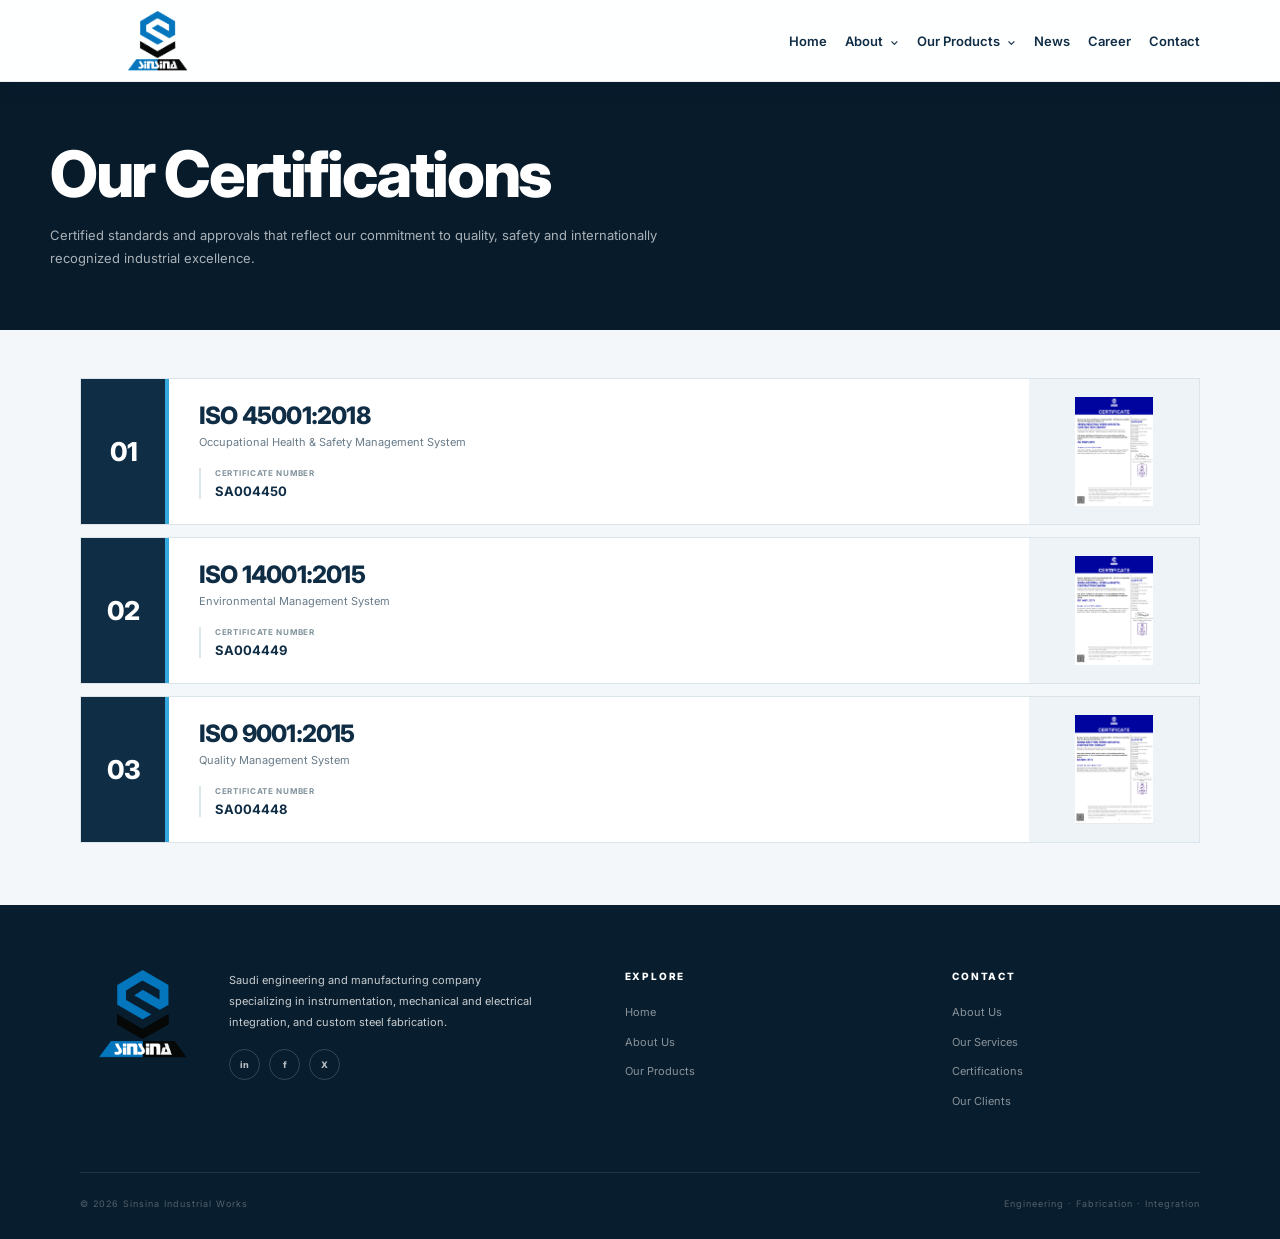
<file: certifications.html>
<!DOCTYPE html>
<html lang="en">

<head>

    <meta charset="UTF-8">

    <meta
        name="viewport"
        content="width=device-width, initial-scale=1.0"
    >

    <title>
        Our Certifications | Sinsina Industrial Works
    </title>


    <link
        rel="preconnect"
        href="https://fonts.googleapis.com"
    >

    <link
        rel="preconnect"
        href="https://fonts.gstatic.com"
        crossorigin
    >

    <link
        href="https://fonts.googleapis.com/css2?family=Inter:wght@400;500;600;700;800&display=swap"
        rel="stylesheet"
    >


    <style>

        /* =====================================================
           RESET
        ===================================================== */

        * {
            margin: 0;
            padding: 0;
            box-sizing: border-box;
        }


        html {
            scroll-behavior: smooth;
        }


        body {

            font-family:
                Arial,
                Helvetica,
                sans-serif;

            background:
                #f4f7f9;

            color:
                #102d46;

            overflow-x:
                hidden;

        }


        a {
            text-decoration: none;
        }


        button,
        input,
        textarea {
            font-family: inherit;
        }


        .container {

            width:
                min(1180px, calc(100% - 60px));

            margin:
                0 auto;

        }



        img {
            display: block;
            max-width: 100%;
        }


        :root {

            --navy: #102d46;

            --dark: #071b2b;

            --blue: #087db8;

            --blue-light: #35a8dd;

            --page: #eef3f6;

            --white: #ffffff;

            --text: #687b89;

            --line: #d8e2e7;

        }


        .container {

            width:
                min(
                    1120px,
                    calc(70% - 60px)
                );

            margin-inline:
                auto;

        }



        /* =====================================================
           HEADER
        ===================================================== */

.site-header{
    position:fixed;
    top:0;
    left:0;
    width:100%;
    height:82px;
    z-index:1000;
    background:rgba(255,255,255,.94);
    backdrop-filter:blur(14px);
    -webkit-backdrop-filter:blur(14px);
    border-bottom:1px solid rgba(16,45,70,.08);
    box-shadow:0 6px 24px rgba(16,45,70,.05);
}

.nav{
    height:100%;
    display:flex;
    align-items:center;
    justify-content:space-between;
}

.brand{
    display:flex;
    align-items:center;
}

.brand img{
    width:155px;
    height:60px;
    object-fit:contain;
}

.nav-links{
    display:flex;
    align-items:center;
    gap:27px;
}

.nav-links > a,
.nav-dropdown-btn{
    border:0;
    background:none;
    color:#102d46;
    font-size:13px;
    font-weight:600;
    cursor:pointer;
    transition:.25s ease;
}

.nav-links > a:hover,
.nav-dropdown-btn:hover{
    color:#1689bd;
}

.nav-dropdown{
    position:relative;
}

.nav-dropdown-btn{
    display:flex;
    align-items:center;
    gap:7px;
}

.nav-dropdown-menu{
    position:absolute;
    top:calc(100% + 20px);
    left:50%;
    transform:translateX(-50%) translateY(8px);
    width:210px;
    padding:10px;
    background:white;
    border:1px solid #e1e8ed;
    box-shadow:0 20px 50px rgba(16,45,70,.12);
    opacity:0;
    visibility:hidden;
    transition:.25s ease;
}

.nav-dropdown:hover .nav-dropdown-menu{
    opacity:1;
    visibility:visible;
    transform:translateX(-50%) translateY(0);
}

.nav-dropdown-menu a{
    display:block;
    padding:12px 14px;
    color:#506674;
    font-size:12px;
    transition:.2s ease;
}

.nav-dropdown-menu a:hover{
    color:#1689bd;
    background:#f2f7fa;
}

.nav-contact{
    padding:11px 18px;
    border:1px solid #b8cbd6;
}

.menu-button{
    display:none;
    width:40px;
    height:40px;
    border:0;
    background:transparent;
    cursor:pointer;
    flex-direction:column;
    justify-content:center;
    align-items:center;
    gap:5px;
}

.menu-button span{
    width:23px;
    height:2px;
    background:#102d46;
}

.preview{
    padding-top:140px;
    text-align:center;
    color:#7a8d98;
    font-size:13px;
}

@media(max-width:900px){
    .menu-button{
        display:flex;
    }

    .nav-links{
        position:fixed;
        top:82px;
        left:0;
        right:0;
        display:none;
        flex-direction:column;
        align-items:stretch;
        gap:0;
        padding:15px 18px 25px;
        background:#fff;
        box-shadow:0 20px 35px rgba(7,27,43,.12);
    }

    .nav-links.open{
        display:flex;
    }

    .nav-links > a,
    .nav-dropdown-btn{
        width:100%;
        padding:14px 5px;
        text-align:left;
    }

    .nav-dropdown-menu{
        position:static;
        display:none;
        width:100%;
        opacity:1;
        visibility:visible;
        transform:none;
        box-shadow:none;
        border:0;
        padding:0 0 0 12px;
    }

    .nav-dropdown.mobile-open .nav-dropdown-menu{
        display:block;
    }
}

        /* =====================================================
           CERTIFICATIONS
        ===================================================== */

        .certifications {

            min-height:
                100vh;

            padding:
                175px 0 120px;

            background:
                #eef3f6;

            overflow:
                hidden;

        }


        .cert-header {

            max-width:
                700px;

            margin-bottom:
                75px;

        }


        .cert-kicker {

            display:
                flex;

            align-items:
                center;

          
            font-size:
                10px;

            font-weight:
                700;

            letter-spacing:
                2px;

            text-transform:
                uppercase;

        }


        .cert-kicker::before {

            content:
                "";

          
            background:
                #35a8dd;

        }


        .cert-header h1 {

            color:
                #102d46;

            font-size:
                clamp(
                    46px,
                    6vw,
                    76px
                );

            line-height:
                1;

            letter-spacing:
                -3px;

            font-weight:
                800;

        }


        .cert-header h1 span {

            color:
                #087db8;

        }


        .cert-header p {

            max-width:
                540px;

            margin-top:
                25px;

            color:
                #6d7f8b;

            font-size:
                13px;

            line-height:
                1.9;

        }



        /* =====================================================
           CERTIFICATION MARQUEE
        ===================================================== */

        .cert-marquee {

            position:
                relative;

            width:
                100%;

            overflow:
                hidden;

            border-top:
                1px solid
                #d3dfe5;

            border-bottom:
                1px solid
                #d3dfe5;

            padding:
                35px 0;

        }


        .cert-marquee::before,
        .cert-marquee::after {

            content:
                "";

            position:
                absolute;

            top:
                0;

            width:
                170px;

            height:
                100%;

            z-index:
                3;

            pointer-events:
                none;

        }


        .cert-marquee::before {

            left:
                0;

            background:
                linear-gradient(
                    90deg,
                    #eef3f6,
                    transparent
                );

        }


        .cert-marquee::after {

            right:
                0;

            background:
                linear-gradient(
                    270deg,
                    #eef3f6,
                    transparent
                );

        }



        /* =====================================================
           TRACK
        ===================================================== */

        .cert-track {

            display:
                flex;

            width:
                max-content;

            animation:
                certificationMove
                35s
                linear
                infinite;

        }


        .cert-logo {

            width:
                220px;

            height:
                125px;

            margin-right:
                25px;

            display:
                flex;

            align-items:
                center;

            justify-content:
                center;

            flex-shrink:
                0;

            background:
                #ffffff;

            border:
                1px solid
                #dce5ea;

            transition:
                transform .3s ease,
                box-shadow .3s ease;

        }


        .cert-logo:hover {

            transform:
                translateY(-6px);

            box-shadow:
                0 18px 35px
                rgba(12,37,57,.10);

        }


        .cert-logo img {

            max-width:
                145px;

            max-height:
                75px;

            object-fit:
                contain;

        }



        /* =====================================================
           ANIMATION
        ===================================================== */

        @keyframes certificationMove {

            from {

                transform:
                    translateX(0);

            }

            to {

                transform:
                    translateX(
                        calc(-50% - 12px)
                    );

            }

        }



        /* =====================================================
           LOWER INFORMATION
        ===================================================== */

        .cert-info {

            padding-top:
                90px;

            display:
                grid;

            grid-template-columns:
                1fr 1fr;

            gap:
                70px;

        }


        .cert-info-block {

            padding:
                30px 0;

            border-top:
                1px solid
                #d3dfe5;

        }


        .cert-info-block h2 {

            color:
                #102d46;

            font-size:
                24px;

            font-weight:
                800;

            letter-spacing:
                -1px;

        }


        .cert-info-block p {

            margin-top:
                14px;

            color:
                #6d7f8b;

            font-size:
                12px;

            line-height:
                1.9;

        }



        /* =====================================================
           FOOTER — SAME AS HOME
        ===================================================== */

        .site-footer {

            width:
                100%;

            padding:
                65px 0 35px;

            background:
                #081d2d;

            color:
                white;

        }


        .footer-top {

            display:
                grid;

            grid-template-columns:
                1.4fr 1fr 1fr;

            gap:
                70px;

            padding-bottom:
                55px;

            border-bottom:
                1px solid
                rgba(255,255,255,.1);

        }


        .footer-brand img {

            width:
                150px;

            margin-bottom:
                20px;

            filter:
                none;

            opacity:
                1;

        }


        .footer-brand p {

            max-width:
                350px;

            color:
                rgba(255,255,255,.5);

            font-size:
                11px;

            line-height:
                1.9;

        }


        .footer-column h4 {

            margin-bottom:
                20px;

            color:
                white;

            font-size:
                10px;

            letter-spacing:
                1.8px;

            text-transform:
                uppercase;

        }


        .footer-column a {

            display:
                block;

            margin-bottom:
                12px;

            color:
                rgba(255,255,255,.5);

            font-size:
                11px;

            transition:
                color .2s ease;

        }


        .footer-column a:hover {

            color:
                #55b9e7;

        }



        /* =====================================================
           FOOTER SOCIALS
        ===================================================== */

        .footer-socials {

            display:
                flex;

            gap:
                8px;

            margin-top:
                22px;

        }


        .footer-social {

            width:
                31px;

            height:
                31px;

            display:
                flex;

            align-items:
                center;

            justify-content:
                center;

            border:
                1px solid
                rgba(255,255,255,.18);

            border-radius:
                50%;

            color:
                rgba(255,255,255,.65);

            font-size:
                9px;

            font-weight:
                800;

            transition:
                .25s ease;

        }


        .footer-social:hover {

            color:
                white;

            background:
                var(--blue);

            border-color:
                var(--blue);

            transform:
                translateY(-2px);

        }



        /* =====================================================
           FOOTER BOTTOM
        ===================================================== */

        .footer-bottom {

            display:
                flex;

            align-items:
                center;

            justify-content:
                space-between;

            padding-top:
                25px;

            color:
                rgba(255,255,255,.3);

            font-size:
                9px;

            letter-spacing:
                1px;

        }



        /* =====================================================
           RESPONSIVE — TABLET
        ===================================================== */

        @media (max-width: 950px) {

            .cert-info {

                grid-template-columns:
                    1fr;

            }


            .footer-top {

                grid-template-columns:
                    1fr 1fr;

            }

        }



        /* =====================================================
           RESPONSIVE — MOBILE
        ===================================================== */

        @media (max-width: 700px) {



            .site-header {

                height:
                    72px;

            }


            .logo {

                width:
                    125px;

            }


            .nav-links {

                gap:
                    14px;

            }


            .nav-links > a,
            .nav-dropdown-btn {

                font-size:
                    11px;

            }


            .nav-contact {

                display:
                    none !important;

            }


            .certifications {

                padding:
                    140px 0 80px;

            }


            .cert-header {

                margin-bottom:
                    55px;

            }


            .cert-logo {

                width:
                    180px;

                height:
                    110px;

            }


            .cert-logo img {

                max-width:
                    120px;

                max-height:
                    65px;

            }


            .footer-top {

                grid-template-columns:
                    1fr;

                gap:
                    40px;

            }


            .footer-bottom {

                display:
                    block;

                line-height:
                    2;

            }

        }

    </style>


<style>
/* =========================================================
   CERTIFICATIONS V2 — FAST PREMIUM REDESIGN
   ========================================================= */
:root{
  --cv2-navy:#071b2b;
  --cv2-navy2:#102d46;
  --cv2-cyan:#35a8dd;
  --cv2-blue:#087db8;
  --cv2-light:#eef3f6;
  --cv2-text:#6c7f8a;
}
body{
  font-family:"Inter",Arial,Helvetica,sans-serif !important;
  background:var(--cv2-light) !important;
}

/* HERO */
.certifications{
  position:relative !important;
  min-height:auto !important;
  padding:0 !important;
  background:#eef3f6 !important;
  overflow:hidden !important;
}
.certifications::before,
.certifications::after{display:none !important;}

.cert-hero-v2{
  position:relative;
  min-height:520px;
  display:flex;
  align-items:center;
  overflow:hidden;
  background:
    linear-gradient(110deg,rgba(7,27,43,.99) 0%,rgba(7,27,43,.95) 52%,rgba(10,54,80,.88) 100%);
  color:#fff;
}
.cert-hero-v2::before{
  content:"";
  position:absolute;
  inset:0;
  background-image:
    linear-gradient(rgba(53,168,221,.08) 1px,transparent 1px),
    linear-gradient(90deg,rgba(53,168,221,.08) 1px,transparent 1px);
  background-size:58px 58px;
  opacity:.42;
  mask-image:linear-gradient(90deg,black 0%,black 58%,transparent 92%);
}
.cert-hero-inner{
  position:relative;
  z-index:2;
  width:min(1180px,calc(100% - 60px));
  margin:auto;
  display:grid;
  grid-template-columns:1.05fr .95fr;
  gap:60px;
  align-items:center;
  padding:135px 0 80px;
}
.cert-hero-kicker{
  color:#64c8ef;
  font-size:9px;
  font-weight:800;
  letter-spacing:2.5px;
  text-transform:uppercase;
  margin-bottom:18px;
}
.cert-hero-title{
  margin:0;
  color:#fff;
  font-size:clamp(54px,6.5vw,88px);
  line-height:.9;
  letter-spacing:-4.5px;
  font-weight:800;
}
.cert-hero-title span{color:#55bce9}
.cert-hero-copy{
  max-width:520px;
  margin-top:22px;
  color:rgba(255,255,255,.68);
  font-size:13px;
  line-height:1.8;
}

/* featured trust panel */
.cert-hero-panel{
  display:grid;
  grid-template-columns:1fr 1fr;
  gap:12px;
}
.cert-mini{
  position:relative;
  min-height:135px;
  padding:18px;
  border:1px solid rgba(255,255,255,.10);
  background:rgba(255,255,255,.055);
  backdrop-filter:blur(10px);
  overflow:hidden;
}
.cert-mini::before{
  content:"";
  position:absolute;
  left:0;
  top:0;
  width:3px;
  height:100%;
  background:linear-gradient(180deg,#35a8dd,transparent 80%);
}
.cert-mini small{
  display:block;
  color:#5fc6ee;
  font-size:7px;
  font-weight:800;
  letter-spacing:1.5px;
}
.cert-mini strong{
  display:block;
  margin-top:10px;
  color:#fff;
  font-size:18px;
  line-height:1.05;
}
.cert-mini span{
  display:block;
  margin-top:8px;
  color:rgba(255,255,255,.52);
  font-size:9px;
  line-height:1.5;
}

/* CONTENT */
.cert-content-v2{
  padding:72px 0 90px;
  background:linear-gradient(180deg,#eef3f6 0%,#f8fafb 52%,#eef3f6 100%);
}
.cert-content-v2 .container{
  width:min(1180px,calc(100% - 60px)) !important;
}
.cert-section-head{
  display:grid;
  grid-template-columns:1.1fr .9fr;
  gap:50px;
  align-items:end;
  margin-bottom:32px;
}
.cert-section-head h2{
  margin:0;
  color:#102d46;
  font-size:clamp(38px,4.5vw,58px);
  line-height:.96;
  letter-spacing:-3px;
}
.cert-section-head p{
  margin:0;
  color:#6c7f8a;
  font-size:12.5px;
  line-height:1.8;
}

/* stop marquee feeling */
.cert-track{
  animation:none !important;
  transform:none !important;
  display:grid !important;
  grid-template-columns:repeat(4,minmax(0,1fr)) !important;
  gap:16px !important;
  width:100% !important;
}
.cert-track .cert-logo:nth-child(n+9){
  display:none !important;
}
.cert-logo{
  width:auto !important;
  height:150px !important;
  background:#fff !important;
  border:1px solid rgba(7,27,43,.08) !important;
  box-shadow:0 10px 28px rgba(7,27,43,.05) !important;
  display:flex !important;
  align-items:center !important;
  justify-content:center !important;
  position:relative !important;
  overflow:hidden;
  transition:.3s ease !important;
}
.cert-logo::before{
  content:"";
  position:absolute;
  left:0;
  top:0;
  width:3px;
  height:100%;
  background:linear-gradient(180deg,#35a8dd,transparent 78%);
}
.cert-logo::after{
  content:"";
  position:absolute;
  right:10px;
  top:10px;
  width:16px;
  height:16px;
  border-top:1px solid rgba(53,168,221,.42);
  border-right:1px solid rgba(53,168,221,.42);
}
.cert-logo:hover{
  transform:translateY(-5px) !important;
  border-color:rgba(53,168,221,.24) !important;
  box-shadow:0 22px 50px rgba(7,27,43,.10) !important;
}
.cert-logo img{
  max-width:130px !important;
  max-height:72px !important;
  filter:grayscale(.08);
  transition:.3s ease;
}
.cert-logo:hover img{
  filter:none;
  transform:scale(1.04);
}

/* info blocks */
.cert-info{
  margin-top:40px !important;
  display:grid !important;
  grid-template-columns:1fr 1fr !important;
  gap:16px !important;
}
.cert-info-block{
  position:relative !important;
  min-height:210px;
  padding:30px 28px !important;
  background:#102d46 !important;
  border:1px solid rgba(255,255,255,.06) !important;
  box-shadow:0 14px 36px rgba(7,27,43,.08);
  overflow:hidden;
}
.cert-info-block::before{
  content:"";
  position:absolute;
  inset:0;
  background-image:
    linear-gradient(rgba(53,168,221,.06) 1px,transparent 1px),
    linear-gradient(90deg,rgba(53,168,221,.06) 1px,transparent 1px);
  background-size:36px 36px;
  opacity:.5;
}
.cert-info-block h2,
.cert-info-block p{position:relative;z-index:2}
.cert-info-block h2{
  color:#fff !important;
  font-size:30px !important;
  line-height:1 !important;
  letter-spacing:-1.8px !important;
}
.cert-info-block p{
  margin-top:16px !important;
  color:rgba(255,255,255,.62) !important;
  font-size:12px !important;
  line-height:1.75 !important;
}

/* summary strip */
.cert-bottom-v2{
  margin-top:30px;
  display:grid;
  grid-template-columns:repeat(3,1fr);
  background:#fff;
  border:1px solid rgba(7,27,43,.08);
}
.cert-bottom-v2 div{
  padding:18px 18px;
  border-right:1px solid rgba(7,27,43,.07);
}
.cert-bottom-v2 div:last-child{border-right:0}
.cert-bottom-v2 small{
  color:#1689bd;
  font-size:7px;
  font-weight:800;
  letter-spacing:1.4px;
}
.cert-bottom-v2 strong{
  display:block;
  margin-top:6px;
  color:#102d46;
  font-size:11px;
}
.cert-bottom-v2 span{
  display:block;
  margin-top:4px;
  color:#7a8d98;
  font-size:9px;
}

/* mobile */
@media(max-width:900px){
  .cert-hero-inner{grid-template-columns:1fr}
  .cert-hero-panel{max-width:520px}
  .cert-track{grid-template-columns:repeat(2,1fr) !important}
}
@media(max-width:700px){
  .cert-hero-v2{min-height:auto}
  .cert-hero-inner{
    width:calc(100% - 30px);
    padding:125px 0 62px;
  }
  .cert-hero-title{
    font-size:clamp(46px,14vw,66px);
    letter-spacing:-3px;
  }
  .cert-hero-panel{grid-template-columns:1fr}
  .cert-content-v2{padding:56px 0 72px}
  .cert-section-head{
    grid-template-columns:1fr;
    gap:18px;
  }
  .cert-track{grid-template-columns:1fr !important}
  .cert-logo{height:130px !important}
  .cert-info{grid-template-columns:1fr !important}
  .cert-bottom-v2{grid-template-columns:1fr}
  .cert-bottom-v2 div{
    border-right:0;
    border-bottom:1px solid rgba(7,27,43,.07);
  }
}
</style>


<style>
/* =========================================================
   CERTIFICATIONS V3 — TIGHTER PREMIUM SPACING
   Keeps hero full-width, centers all inner content
   ========================================================= */

:root{
  --cert-content-width: 1080px;
}

/* Main content becomes visually narrower and centered */
.cert-content-v2 .container,
.cert-section-head,
.cert-track,
.cert-info,
.cert-bottom-v2{
  width:min(var(--cert-content-width), calc(100% - 120px)) !important;
  max-width:var(--cert-content-width) !important;
  margin-left:auto !important;
  margin-right:auto !important;
}

/* Header spacing */
.cert-section-head{
  grid-template-columns:minmax(0,1.05fr) minmax(300px,.75fr) !important;
  gap:70px !important;
  margin-bottom:36px !important;
}

/* Certifications logo wall */
.cert-track{
  grid-template-columns:repeat(4,minmax(0,1fr)) !important;
  gap:18px !important;
}

/* slightly smaller cards so they feel grouped */
.cert-logo{
  height:138px !important;
}

/* information blocks align to same content width */
.cert-info{
  gap:18px !important;
  margin-top:52px !important;
}

.cert-info-block{
  min-height:205px !important;
  padding:30px 28px !important;
}

/* bottom strip aligned too */
.cert-bottom-v2{
  margin-top:30px !important;
}

/* prevent nested container from re-expanding content */
.cert-content-v2 > .container{
  width:100% !important;
  max-width:none !important;
}

/* Keep section breathing room */
.cert-content-v2{
  padding:72px 0 96px !important;
}

/* Desktop wide screens: even more premium breathing room */
@media (min-width:1400px){
  :root{
    --cert-content-width: 1040px;
  }

  .cert-content-v2 .container,
  .cert-section-head,
  .cert-track,
  .cert-info,
  .cert-bottom-v2{
    width:min(var(--cert-content-width), calc(100% - 180px)) !important;
  }
}

/* Tablet */
@media(max-width:1000px){
  .cert-content-v2 .container,
  .cert-section-head,
  .cert-track,
  .cert-info,
  .cert-bottom-v2{
    width:calc(100% - 60px) !important;
  }

  .cert-section-head{
    gap:36px !important;
  }

  .cert-track{
    grid-template-columns:repeat(2,minmax(0,1fr)) !important;
  }
}

/* Mobile */
@media(max-width:700px){
  .cert-content-v2 .container,
  .cert-section-head,
  .cert-track,
  .cert-info,
  .cert-bottom-v2{
    width:calc(100% - 30px) !important;
  }

  .cert-section-head{
    grid-template-columns:1fr !important;
    gap:18px !important;
  }

  .cert-track{
    grid-template-columns:1fr !important;
    gap:12px !important;
  }

  .cert-logo{
    height:125px !important;
  }
}


/* =========================================================
   CERTIFICATIONS + GROUP COMPANIES — FINAL STRUCTURE
========================================================= */

.cert-new-section{
  background:#f4f7f9;
  padding-top:82px;
}

.cert-new-hero{
  padding:74px 0 54px;
  background:#071b2b;
  position:relative;
  overflow:hidden;
}

.cert-new-hero::before{
  content:"";
  position:absolute;
  inset:0;
  background:
    radial-gradient(circle at 85% 20%,rgba(53,168,221,.18),transparent 32%),
    linear-gradient(rgba(53,168,221,.05) 1px,transparent 1px),
    linear-gradient(90deg,rgba(53,168,221,.05) 1px,transparent 1px);
  background-size:auto,56px 56px,56px 56px;
}

.cert-new-hero .container{
  position:relative;
  z-index:2;
  width:min(1180px,calc(100% - 60px)) !important;
}

.cert-new-hero h1{
  color:#fff;
  font-size:clamp(42px,5vw,64px);
  line-height:1;
  letter-spacing:-2.3px;
  font-weight:800;
}

.cert-new-hero p{
  max-width:700px;
  margin-top:17px;
  color:rgba(255,255,255,.64);
  font-size:13px;
  line-height:1.75;
}

.cert-new-content{
  width:min(1180px,calc(100% - 60px)) !important;
  padding:48px 0 62px;
}

.cert-new-list{
  display:grid;
  gap:12px;
}

.cert-new-row{
  display:grid;
  grid-template-columns:88px 1fr 170px;
  align-items:center;
  min-height:145px;
  background:#fff;
  border:1px solid #dbe4e9;
  overflow:hidden;
  transition:.25s ease;
}

.cert-new-row:hover{
  transform:translateY(-3px);
  box-shadow:0 16px 36px rgba(7,27,43,.07);
}

.cert-new-number{
  height:100%;
  display:flex;
  align-items:center;
  justify-content:center;
  background:#102d46;
  color:#fff;
  font-size:26px;
  font-weight:800;
  letter-spacing:-1px;
  border-right:4px solid #35a8dd;
}

.cert-new-info{
  padding:22px 30px;
}

.cert-new-info h2{
  color:#102d46;
  font-size:24px;
  line-height:1;
  letter-spacing:-.8px;
  font-weight:800;
}

.cert-new-subtitle{
  margin-top:7px;
  color:#687b89;
  font-size:11px;
}

.cert-new-meta{
  display:grid;
  grid-template-columns:repeat(2,minmax(0,1fr));
  gap:24px;
  margin-top:19px;
  max-width:520px;
}

.cert-new-meta div{
  padding-left:14px;
  border-left:2px solid #dce7ec;
}

.cert-new-meta span{
  display:block;
  color:#81929c;
  font-size:8px;
  font-weight:700;
  letter-spacing:.7px;
  text-transform:uppercase;
}

.cert-new-meta strong{
  display:block;
  margin-top:5px;
  color:#102d46;
  font-size:13px;
}

.cert-new-preview{
  position:relative;
  height:145px;
  background:#edf3f6;
  display:flex;
  align-items:center;
  justify-content:center;
  overflow:hidden;
}

.cert-new-preview img{
  max-width:95px;
  max-height:110px;
  object-fit:contain;
  transition:.3s ease;
}

.cert-new-preview span{
  position:absolute;
  left:0;
  right:0;
  bottom:0;
  padding:7px 8px;
  background:rgba(7,27,43,.86);
  color:#fff;
  text-align:center;
  font-size:8px;
  font-weight:700;
  opacity:0;
  transform:translateY(100%);
  transition:.25s ease;
}

.cert-new-preview:hover img{
  transform:scale(1.06);
}

.cert-new-preview:hover span{
  opacity:1;
  transform:none;
}

/* GROUP COMPANIES */
.group-companies-section{
  padding:64px 0 82px;
  background:#fff;
  border-top:1px solid #e1e8ed;
}

.group-companies-section .container{
  width:min(1180px,calc(100% - 60px)) !important;
}

.group-companies-head{
  display:grid;
  grid-template-columns:.8fr 1.2fr;
  gap:60px;
  align-items:end;
  margin-bottom:26px;
}

.group-companies-head h2{
  color:#102d46;
  font-size:clamp(30px,3.5vw,46px);
  line-height:1;
  letter-spacing:-1.5px;
  font-weight:800;
}

.group-companies-head p{
  color:#6d7f8b;
  font-size:12px;
  line-height:1.75;
  max-width:560px;
}

.group-companies-grid{
  display:grid;
  grid-template-columns:repeat(4,minmax(0,1fr));
  gap:12px;
}

.group-company-card{
  height:135px;
  display:flex;
  align-items:center;
  justify-content:center;
  background:#f7f9fa;
  border:1px solid #dce5ea;
  padding:20px;
  transition:.25s ease;
}

.group-company-card:hover{
  transform:translateY(-4px);
  background:#fff;
  box-shadow:0 14px 32px rgba(7,27,43,.06);
}

.group-company-card img{
  max-width:130px;
  max-height:72px;
  object-fit:contain;
}

@media(max-width:900px){
  .cert-new-row{
    grid-template-columns:72px 1fr 140px;
  }

  .group-companies-grid{
    grid-template-columns:repeat(2,1fr);
  }
}

@media(max-width:700px){
  .cert-new-hero .container,
  .cert-new-content,
  .group-companies-section .container{
    width:calc(100% - 30px) !important;
  }

  .cert-new-hero{
    padding:60px 0 42px;
  }

  .cert-new-row{
    grid-template-columns:60px 1fr;
  }

  .cert-new-preview{
    grid-column:1/-1;
    height:125px;
  }

  .cert-new-number{
    font-size:20px;
  }

  .cert-new-info{
    padding:20px;
  }

  .cert-new-meta{
    grid-template-columns:1fr;
    gap:10px;
  }

  .group-companies-head{
    grid-template-columns:1fr;
    gap:14px;
  }

  .group-companies-grid{
    grid-template-columns:1fr 1fr;
  }

  .group-company-card{
    height:115px;
  }
}

</style>

    <link rel="stylesheet" href="responsive-fix.css">
    <link rel="stylesheet" href="about/hero.css">
</head>



<body>


    <!-- =====================================================
         HEADER
    ===================================================== -->

    <style>
/* SIW SHARED HEADER — source: approved About page header */
#siw-shared-header-root{height:82px}
.siw-shared-header{position:fixed;top:0;left:0;width:100%;height:82px;z-index:10000;background:rgba(255,255,255,.94);backdrop-filter:blur(14px);-webkit-backdrop-filter:blur(14px);border-bottom:1px solid rgba(16,45,70,.08);box-shadow:0 6px 24px rgba(16,45,70,.05);font-family:"Inter",Arial,Helvetica,sans-serif}
.siw-shared-header *{box-sizing:border-box}
.siw-shared-header a{text-decoration:none}
.siw-shared-nav{width:min(1180px,calc(100% - 60px));height:100%;margin:auto;display:flex;align-items:center;justify-content:space-between}
.siw-shared-brand{display:flex;align-items:center}
.siw-shared-brand img{display:block;width:155px;height:60px;object-fit:contain}
.siw-shared-links{display:flex;align-items:center;gap:27px}
.siw-shared-links>a,.siw-shared-drop-btn{border:0;background:none;color:#102d46;font-size:13px;font-weight:600;cursor:pointer;transition:.25s ease;font-family:inherit}
.siw-shared-links>a:hover,.siw-shared-drop-btn:hover{color:#1689bd}
.siw-shared-drop{position:relative}
.siw-shared-drop-btn{display:flex;align-items:center;gap:7px;padding:0}
.siw-shared-drop-btn span{font-size:11px;transition:.25s ease}
.siw-shared-drop:hover .siw-shared-drop-btn span{transform:rotate(180deg)}
.siw-shared-drop-menu{position:absolute;top:calc(100% + 20px);left:50%;transform:translateX(-50%) translateY(8px);width:210px;padding:10px;background:#fff;border:1px solid #e1e8ed;box-shadow:0 20px 50px rgba(16,45,70,.12);opacity:0;visibility:hidden;transition:.25s ease}
.siw-shared-drop:hover .siw-shared-drop-menu{opacity:1;visibility:visible;transform:translateX(-50%) translateY(0)}
.siw-shared-drop-menu a{display:block;padding:12px 14px;color:#506674;font-size:12px;font-weight:500;transition:.2s ease}
.siw-shared-drop-menu a:hover{color:#1689bd;background:#f2f7fa}
.siw-shared-contact{padding:11px 18px;border:1px solid #b8cbd6}
.siw-shared-menu{display:none;width:40px;height:40px;border:0;background:transparent;cursor:pointer;flex-direction:column;justify-content:center;align-items:center;gap:5px}
.siw-shared-menu span{width:23px;height:2px;background:#102d46}
@media(max-width:900px){
 .siw-shared-nav{width:calc(100% - 36px)}
 .siw-shared-menu{display:flex}
 .siw-shared-links{position:fixed;top:82px;left:0;right:0;display:none;flex-direction:column;align-items:stretch;gap:0;padding:15px 18px 25px;background:#fff;box-shadow:0 20px 35px rgba(7,27,43,.12)}
 .siw-shared-links.open{display:flex}
 .siw-shared-links>a,.siw-shared-drop-btn{width:100%;padding:14px 5px;text-align:left}
 .siw-shared-drop-menu{position:static;display:none;width:100%;opacity:1;visibility:visible;transform:none;box-shadow:none;border:0;padding:0 0 0 12px}
 .siw-shared-drop.mobile-open .siw-shared-drop-menu{display:block}
}
</style>
<header class="siw-shared-header">
  <div class="siw-shared-nav">
    <a href="index.html" class="siw-shared-brand"><img src="5.png" alt="Sinsina Industrial Works"></a>
    <button class="siw-shared-menu" type="button" aria-label="Open menu"><span></span><span></span><span></span></button>
    <nav class="siw-shared-links">
      <a href="index.html">Home</a>
      <div class="siw-shared-drop">
        <button class="siw-shared-drop-btn" type="button">About <span>⌄</span></button>
        <div class="siw-shared-drop-menu">
          <a href="about.html">About Us</a>
          <a href="certifications.html">Our Certifications</a>
            <a href="clients.html">Our Clients</a>
        </div>
      </div>
      <div class="siw-shared-drop">
        <button class="siw-shared-drop-btn" type="button">Our Products <span>⌄</span></button>
        <div class="siw-shared-drop-menu">
          <a href="products.html">Products</a>
          <a href="services.html">Services</a>
        </div>
      </div>
      <a href="news.html">News</a>
      <a href="career.html">Career</a>
  <a href="index.html#partnership">Contact</a>
    </nav>
  </div>
</header>

<script>
(function(){
  function init(){
    var menu=document.querySelector('.siw-shared-menu');
    var links=document.querySelector('.siw-shared-links');
    if(menu&&links&&!menu.dataset.bound){
      menu.dataset.bound='1';
      menu.addEventListener('click',function(){links.classList.toggle('open');});
    }
    document.querySelectorAll('.siw-shared-drop-btn').forEach(function(btn){
      if(btn.dataset.bound)return; btn.dataset.bound='1';
      btn.addEventListener('click',function(){
        if(window.innerWidth<=900){btn.parentElement.classList.toggle('mobile-open');}
      });
    });
  }
  if(document.readyState==='loading') document.addEventListener('DOMContentLoaded',init); else init();
})();
</script>




    <!-- =====================================================
         MAIN
    ===================================================== -->

    
<main>

  <!-- =====================================================
       CERTIFICATIONS
  ====================================================== -->
  <section class="cert-new-section">

    <div id="page-hero" class="cert-new-hero" data-page="certifications">
      <div class="container page-hero__container">
        <div class="page-hero__copy">
        <h1 class="page-hero__title">Our Certifications</h1>
        <p class="page-hero__description">
          Certified standards and approvals that reflect our commitment to
          quality, safety and internationally recognized industrial excellence.
        </p>
        </div>
      </div>
    </div>

    <div class="container cert-new-content">

      <div class="cert-new-list">

       <article class="cert-new-row">
    <div class="cert-new-number">01</div>

    <div class="cert-new-info">
        <h2>ISO 45001:2018</h2>
        <p class="cert-new-subtitle">
            Occupational Health &amp; Safety Management System
        </p>

        <div class="cert-new-meta">
            <div>
                <span>Certificate Number</span>
                <strong>SA004450</strong>
            </div>

        </div>
    </div>

    <a href="k1.png" target="_blank" class="cert-new-preview">
        <img src="k1.png" alt="ISO 45001:2018 Certificate">
        <span>View Certificate</span>
    </a>
</article>

        <article class="cert-new-row">
    <div class="cert-new-number">02</div>

    <div class="cert-new-info">
        <h2>ISO 14001:2015</h2>
        <p class="cert-new-subtitle">
            Environmental Management System
        </p>

        <div class="cert-new-meta">
            <div>
                <span>Certificate Number</span>
                <strong>SA004449</strong>
            </div>

        
        </div>
    </div>

    <a href="k2.png" target="_blank" class="cert-new-preview">
        <img src="k2.png" alt="ISO 14001:2015 Certificate">
        <span>View Certificate</span>
    </a>
</article>


        <article class="cert-new-row">
    <div class="cert-new-number">03</div>

    <div class="cert-new-info">
        <h2>ISO 9001:2015</h2>
        <p class="cert-new-subtitle">
            Quality Management System
        </p>

        <div class="cert-new-meta">
            <div>
                <span>Certificate Number</span>
                <strong>SA004448</strong>
            </div>

          
        </div>
    </div>

    <a href="k3.png" target="_blank" class="cert-new-preview">
        <img src="k3.png" alt="ISO 9001:2015 Certificate">
        <span>View Certificate</span>
    </a>
</article>

      

      </div>

    </div>
  </section>


</main>




    <!-- =====================================================
         FOOTER
    ===================================================== -->

    <style>
/* SIW SHARED FOOTER — matched to approved footer reference */
.siw-shared-footer{width:100%;padding:65px 0 30px;background:#081d2d;color:#fff;font-family:"Inter",Arial,Helvetica,sans-serif}
.siw-shared-footer *{box-sizing:border-box}
.siw-shared-footer a{text-decoration:none}
.siw-footer-container{width:min(1180px,calc(100% - 60px));margin:auto}
.siw-footer-top{display:grid;grid-template-columns:1.5fr .8fr .8fr;gap:80px;padding-bottom:50px;border-bottom:1px solid rgba(255,255,255,.10)}
.siw-footer-brandline{display:grid;grid-template-columns:125px 1fr;gap:24px;align-items:start}
.siw-footer-brand img{display:block;width:125px;max-height:105px;object-fit:contain;object-position:left top}
.siw-footer-brand p{max-width:360px;margin:0;color:rgba(255,255,255,.78);font-size:11px;line-height:1.9}
.siw-footer-socials{display:flex;align-items:center;gap:9px;margin-top:16px}
.siw-footer-social{width:31px;height:31px;display:flex;align-items:center;justify-content:center;border:1px solid rgba(255,255,255,.18);border-radius:50%;color:rgba(255,255,255,.70);font-size:9px;font-weight:800;transition:.25s ease}
.siw-footer-social:hover{background:#35a8dd;border-color:#35a8dd;color:#fff;transform:translateY(-2px)}
.siw-footer-column h4{margin:0 0 22px;color:#fff;font-size:10px;font-weight:800;letter-spacing:1.8px;text-transform:uppercase}
.siw-footer-column a{display:block;width:fit-content;margin-bottom:13px;color:rgba(255,255,255,.52);font-size:11px;line-height:1.5;transition:.25s ease}
.siw-footer-column a:hover{color:#35a8dd;transform:translateX(3px)}
.siw-footer-bottom{display:flex;align-items:center;justify-content:space-between;gap:20px;padding-top:25px;color:rgba(255,255,255,.30);font-size:9px;letter-spacing:1px}
@media(max-width:900px){.siw-footer-top{grid-template-columns:1fr 1fr;gap:35px}.siw-footer-brand{grid-column:1/-1}.siw-footer-bottom{flex-direction:column;align-items:flex-start;gap:10px}}
@media(max-width:620px){.siw-footer-container{width:calc(100% - 36px)}.siw-footer-top{grid-template-columns:1fr}.siw-footer-brandline{grid-template-columns:95px 1fr}.siw-footer-brand img{width:95px}.siw-footer-brand p{font-size:10px}}
</style>
<footer class="siw-shared-footer">
  <div class="siw-footer-container">
    <div class="siw-footer-top">
      <div class="siw-footer-brand">
        <div class="siw-footer-brandline">
          <img src="5.png" alt="Sinsina Industrial Works">
          <div>
            <p>Saudi engineering and manufacturing company specializing in instrumentation, mechanical and electrical integration, and custom steel fabrication.</p>
            <div class="siw-footer-socials">
              <a href="https://www.linkedin.com/company/sinsinaworks/" target="_blank" rel="noopener noreferrer" class="siw-footer-social" aria-label="LinkedIn">in</a>
              <a href="#" class="siw-footer-social" aria-label="Facebook">f</a>
              <a href="#" class="siw-footer-social" aria-label="X">X</a>
            </div>
          </div>
        </div>
      </div>
      <div class="siw-footer-column">
        <h4>Explore</h4>
        <a href="index.html">Home</a>
        <a href="about.html">About Us</a>
        <a href="products.html">Our Products</a>
      </div>
      <div class="siw-footer-column">
        <h4>Contact</h4>
        <a href="about.html">About Us</a>
        <a href="services.html">Our Services</a>
        <a href="certifications.html">Certifications</a>
          <a href="clients.html">Our Clients</a>
      </div>
    </div>
    <div class="siw-footer-bottom">
      <span>© 2026 Sinsina Industrial Works</span>
      <span>Engineering · Fabrication · Integration</span>
    </div>
  </div>
</footer>
<script src="cms-runtime-data.js"></script>
<script src="cms-runtime.js?v=3"></script>
</body>

</html>
</file>
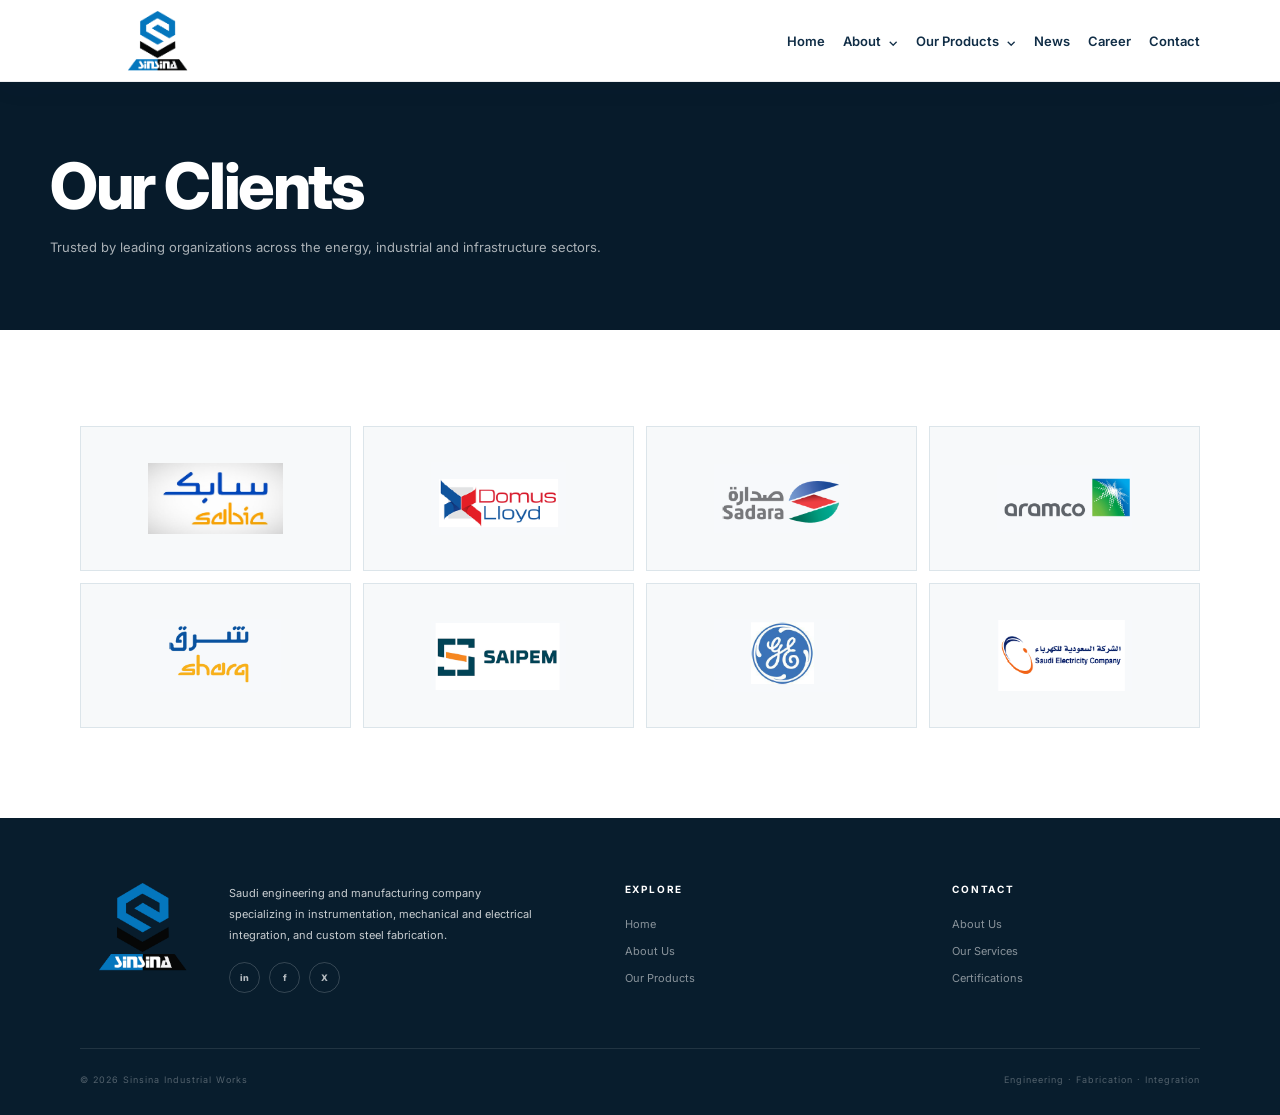
<file: clients.html>
<!DOCTYPE html>
<html lang="en">
<head>
<meta charset="UTF-8">
<meta name="viewport" content="width=device-width, initial-scale=1.0">
<title>Our Clients | Sinsina Industrial Works</title>
<link rel="preconnect" href="https://fonts.googleapis.com">
<link rel="preconnect" href="https://fonts.gstatic.com" crossorigin>
<link href="https://fonts.googleapis.com/css2?family=Inter:wght@400;500;600;700;800&display=swap" rel="stylesheet">

<style>
:root{
  --navy:#102d46;
  --dark:#071b2b;
  --blue:#087db8;
  --cyan:#35a8dd;
  --light:#eef3f6;
  --white:#fff;
  --text:#687b89;
  --line:#d8e2e7;
}

*{margin:0;padding:0;box-sizing:border-box}
html{scroll-behavior:smooth}
body{
  font-family:"Inter",Arial,Helvetica,sans-serif;
  background:#f5f8fa;
  color:var(--navy);
  overflow-x:hidden;
}
a{text-decoration:none;color:inherit}
img{display:block;max-width:100%}
button{font:inherit}
.container{width:min(1180px,calc(100% - 60px));margin:auto}

/* SHARED HEADER */
.siw-shared-header{
  position:fixed;top:0;left:0;width:100%;height:82px;z-index:10000;
  background:rgba(255,255,255,.96);
  backdrop-filter:blur(14px);-webkit-backdrop-filter:blur(14px);
  border-bottom:1px solid rgba(16,45,70,.08);
  box-shadow:0 6px 24px rgba(16,45,70,.05);
}
.siw-shared-nav{
  width:min(1180px,calc(100% - 60px));height:100%;margin:auto;
  display:flex;align-items:center;justify-content:space-between;
}
.siw-shared-brand img{width:155px;height:60px;object-fit:contain}
.siw-shared-links{display:flex;align-items:center;gap:27px}
.siw-shared-links>a,.siw-shared-drop-btn{
  border:0;background:none;color:#102d46;font-size:13px;font-weight:600;
  cursor:pointer;transition:.25s ease;
}
.siw-shared-links>a:hover,.siw-shared-drop-btn:hover{color:#1689bd}
.siw-shared-drop{position:relative}
.siw-shared-drop-btn{display:flex;align-items:center;gap:7px}
.siw-shared-drop-menu{
  position:absolute;top:calc(100% + 20px);left:50%;
  transform:translateX(-50%) translateY(8px);
  width:210px;padding:10px;background:#fff;border:1px solid #e1e8ed;
  box-shadow:0 20px 50px rgba(16,45,70,.12);
  opacity:0;visibility:hidden;transition:.25s ease;
}
.siw-shared-drop:hover .siw-shared-drop-menu{
  opacity:1;visibility:visible;transform:translateX(-50%) translateY(0);
}
.siw-shared-drop-menu a{
  display:block;padding:12px 14px;color:#506674;font-size:12px;
}
.siw-shared-drop-menu a:hover{color:#1689bd;background:#f2f7fa}
.siw-shared-contact{padding:11px 18px;border:1px solid #b8cbd6}
.siw-shared-menu{
  display:none;width:40px;height:40px;border:0;background:transparent;cursor:pointer;
}
.siw-shared-menu span{
  display:block;width:23px;height:2px;margin:5px auto;background:#102d46;
}

/* HERO */
.clients-hero{
  position:relative;
  padding:155px 0 68px;
  background:#071b2b;
  overflow:hidden;
  color:#fff;
}
.clients-hero::before{
  content:"";
  position:absolute;inset:0;
  background:
    radial-gradient(circle at 82% 18%,rgba(53,168,221,.18),transparent 30%),
    linear-gradient(rgba(53,168,221,.055) 1px,transparent 1px),
    linear-gradient(90deg,rgba(53,168,221,.055) 1px,transparent 1px);
  background-size:auto,56px 56px,56px 56px;
}
.clients-hero .container{position:relative;z-index:2}
.clients-hero h1{
  font-size:clamp(44px,5vw,66px);
  line-height:1;
  letter-spacing:-2.4px;
  font-weight:800;
}
.clients-hero p{
  max-width:650px;
  margin-top:18px;
  color:rgba(255,255,255,.66);
  font-size:13px;
  line-height:1.75;
}

/* CLIENTS */
.clients-section{
  padding:68px 0 90px;
  background:#fff;
}
.clients-head h3{
  text-align:center;
  margin:0 auto;
}
.clients-head{
  display:grid;
  grid-template-columns:.8fr 1.2fr;
  gap:60px;
  align-items:end;
  margin-bottom:28px;
}
.clients-head h2{
  font-size:clamp(30px,3.5vw,46px);
  line-height:1;
  letter-spacing:-1.5px;
  font-weight:800;
}
.clients-head p{
  max-width:600px;
  color:#687b89;
  font-size:12px;
  line-height:1.75;
}
.clients-grid{
  display:grid;
  grid-template-columns:repeat(4,minmax(0,1fr));
  gap:12px;
}
.client-card{
  position:relative;
  height:145px;
  display:flex;
  align-items:center;
  justify-content:center;
  padding:22px;
  background:#f7f9fa;
  border:1px solid #dce5ea;
  transition:.25s ease;
  overflow:hidden;
}
.client-card::before{
  content:"";
  position:absolute;left:0;bottom:0;width:0;height:3px;background:#35a8dd;
  transition:.25s ease;
}
.client-card:hover{
  transform:translateY(-4px);
  background:#fff;
  box-shadow:0 16px 34px rgba(7,27,43,.07);
}
.client-card:hover::before{width:100%}
.client-card img{
  max-width:135px;
  max-height:74px;
  object-fit:contain;
}

/* FOOTER */
.siw-shared-footer{
  width:100%;padding:65px 0 30px;background:#081d2d;color:#fff;
}
.siw-footer-container{width:min(1180px,calc(100% - 60px));margin:auto}
.siw-footer-top{
  display:grid;grid-template-columns:1.5fr .8fr .8fr;gap:80px;
  padding-bottom:50px;border-bottom:1px solid rgba(255,255,255,.10);
}
.siw-footer-brandline{display:grid;grid-template-columns:125px 1fr;gap:24px}
.siw-footer-brand img{width:125px;max-height:105px;object-fit:contain}
.siw-footer-brand p{
  max-width:360px;color:rgba(255,255,255,.78);font-size:11px;line-height:1.9;
}
.siw-footer-socials{display:flex;gap:9px;margin-top:16px}
.siw-footer-social{
  width:31px;height:31px;border:1px solid rgba(255,255,255,.18);
  border-radius:50%;display:flex;align-items:center;justify-content:center;
  color:rgba(255,255,255,.70);font-size:9px;font-weight:800;
}
.siw-footer-column h4{
  margin-bottom:22px;font-size:10px;letter-spacing:1.8px;text-transform:uppercase;
}
.siw-footer-column a{
  display:block;width:fit-content;margin-bottom:13px;
  color:rgba(255,255,255,.52);font-size:11px;
}
.siw-footer-column a:hover{color:#35a8dd}
.siw-footer-bottom{
  display:flex;align-items:center;justify-content:space-between;gap:20px;
  padding-top:25px;color:rgba(255,255,255,.30);font-size:9px;letter-spacing:1px;
}

@media(max-width:900px){
  .siw-shared-nav{width:calc(100% - 36px)}
  .siw-shared-menu{display:block}
  .siw-shared-links{
    position:fixed;top:82px;left:0;right:0;display:none;
    flex-direction:column;align-items:stretch;gap:0;
    padding:15px 18px 25px;background:#fff;
    box-shadow:0 20px 35px rgba(7,27,43,.12);
  }
  .siw-shared-links.open{display:flex}
  .siw-shared-links>a,.siw-shared-drop-btn{
    width:100%;padding:14px 5px;text-align:left;
  }
  .siw-shared-drop-menu{
    position:static;display:none;width:100%;opacity:1;visibility:visible;
    transform:none;box-shadow:none;border:0;padding:0 0 0 12px;
  }
  .siw-shared-drop.mobile-open .siw-shared-drop-menu{display:block}
  .clients-grid{grid-template-columns:repeat(2,1fr)}
  .clients-head{grid-template-columns:1fr;gap:16px}
  .siw-footer-top{grid-template-columns:1fr 1fr;gap:35px}
  .siw-footer-brand{grid-column:1/-1}
}

@media(max-width:620px){
  .container,.siw-footer-container{width:calc(100% - 34px)}
  .clients-hero{padding:135px 0 54px}
  .clients-grid{grid-template-columns:1fr 1fr;gap:10px}
  .client-card{height:118px;padding:16px}
  .client-card img{max-width:105px;max-height:60px}
  .siw-footer-top{grid-template-columns:1fr}
  .siw-footer-brandline{grid-template-columns:95px 1fr}
  .siw-footer-brand img{width:95px}
  .siw-footer-bottom{flex-direction:column;align-items:flex-start;gap:8px}
}
</style>
    <link rel="stylesheet" href="responsive-fix.css">
    <link rel="stylesheet" href="about/hero.css">
</head>
<body>

<header class="siw-shared-header">
  <div class="siw-shared-nav">
    <a href="index.html" class="siw-shared-brand"><img src="5.png" alt="Sinsina Industrial Works"></a>

    <button class="siw-shared-menu" type="button" aria-label="Open menu">
      <span></span><span></span><span></span>
    </button>

    <nav class="siw-shared-links">
      <a href="index.html">Home</a>

      <div class="siw-shared-drop">
        <button class="siw-shared-drop-btn" type="button">About <span>⌄</span></button>
        <div class="siw-shared-drop-menu">
          <a href="about.html">About Us</a>
          <a href="certifications.html">Our Certifications</a>
          <a href="clients.html">Our Clients</a>
        </div>
      </div>

      <div class="siw-shared-drop">
        <button class="siw-shared-drop-btn" type="button">Our Products <span>⌄</span></button>
        <div class="siw-shared-drop-menu">
          <a href="products.html">Products</a>
          <a href="services.html">Services</a>
        </div>
      </div>

      <a href="news.html">News</a>
      <a href="career.html">Career</a>
   <a href="index.html#partnership">Contact</a>
    </nav>
  </div>
</header>

<main>
  <section id="page-hero" class="clients-hero" data-page="clients">
    <div class="container page-hero__container">
      <div class="page-hero__copy">
      <h1 class="page-hero__title">Our Clients</h1>
      <p class="page-hero__description">
        Trusted by leading organizations across the energy, industrial and
        infrastructure sectors.
      </p>
      </div>
    </div>
  </section>

  <section class="clients-section">
    <div class="container">
      <div class="clients-head">
     
        <H3>
        
        </H3>
      </div>

      <div class="clients-grid">
        <div class="client-card"><img src="Sabek.jpeg" alt="SABIC"></div>
        <div class="client-card"><img src="do.png" alt="Nomus Lloyd"></div>
        <div class="client-card"><img src="صوصو.png" alt="Sadara"></div>
        <div class="client-card"><img src="aramco.png" alt="Saudi Aramco"></div>
        <div class="client-card"><img src="شرق.png" alt="Sharq"></div>
        <div class="client-card"><img src="سيب.png" alt="Saipem"></div>
        <div class="client-card"><img src="ازرق.png" alt="GE"></div>
        <div class="client-card"><img src="sa .png" alt="Saudi Electricity Company"></div>
      </div>
    </div>
  </section>
</main>

<footer class="siw-shared-footer">
  <div class="siw-footer-container">
    <div class="siw-footer-top">

      <div class="siw-footer-brand">
        <div class="siw-footer-brandline">
          <img src="5.png" alt="Sinsina Industrial Works">
          <div>
            <p>
              Saudi engineering and manufacturing company specializing in
              instrumentation, mechanical and electrical integration,
              and custom steel fabrication.
            </p>
            <div class="siw-footer-socials">
              <a href="https://www.linkedin.com/company/sinsinaworks/"
                 target="_blank" rel="noopener noreferrer"
                 class="siw-footer-social">in</a>
              <a href="#" class="siw-footer-social">f</a>
              <a href="#" class="siw-footer-social">X</a>
            </div>
          </div>
        </div>
      </div>

      <div class="siw-footer-column">
        <h4>Explore</h4>
        <a href="index.html">Home</a>
        <a href="about.html">About Us</a>
        <a href="products.html">Our Products</a>
      </div>

      <div class="siw-footer-column">
        <h4>Contact</h4>
        <a href="about.html">About Us</a>
        <a href="services.html">Our Services</a>
        <a href="certifications.html">Certifications</a>
   
      </div>

    </div>

    <div class="siw-footer-bottom">
      <span>© 2026 Sinsina Industrial Works</span>
      <span>Engineering · Fabrication · Integration</span>
    </div>
  </div>
</footer>

<script>
(function(){
  const menu=document.querySelector('.siw-shared-menu');
  const links=document.querySelector('.siw-shared-links');

  if(menu&&links){
    menu.addEventListener('click',function(){
      links.classList.toggle('open');
    });
  }

  document.querySelectorAll('.siw-shared-drop-btn').forEach(function(btn){
    btn.addEventListener('click',function(){
      if(window.innerWidth<=900){
        btn.parentElement.classList.toggle('mobile-open');
      }
    });
  });
})();
</script>

<script src="cms-runtime-data.js"></script>
<script src="cms-runtime.js?v=3"></script>
</body>
</html>
</file>
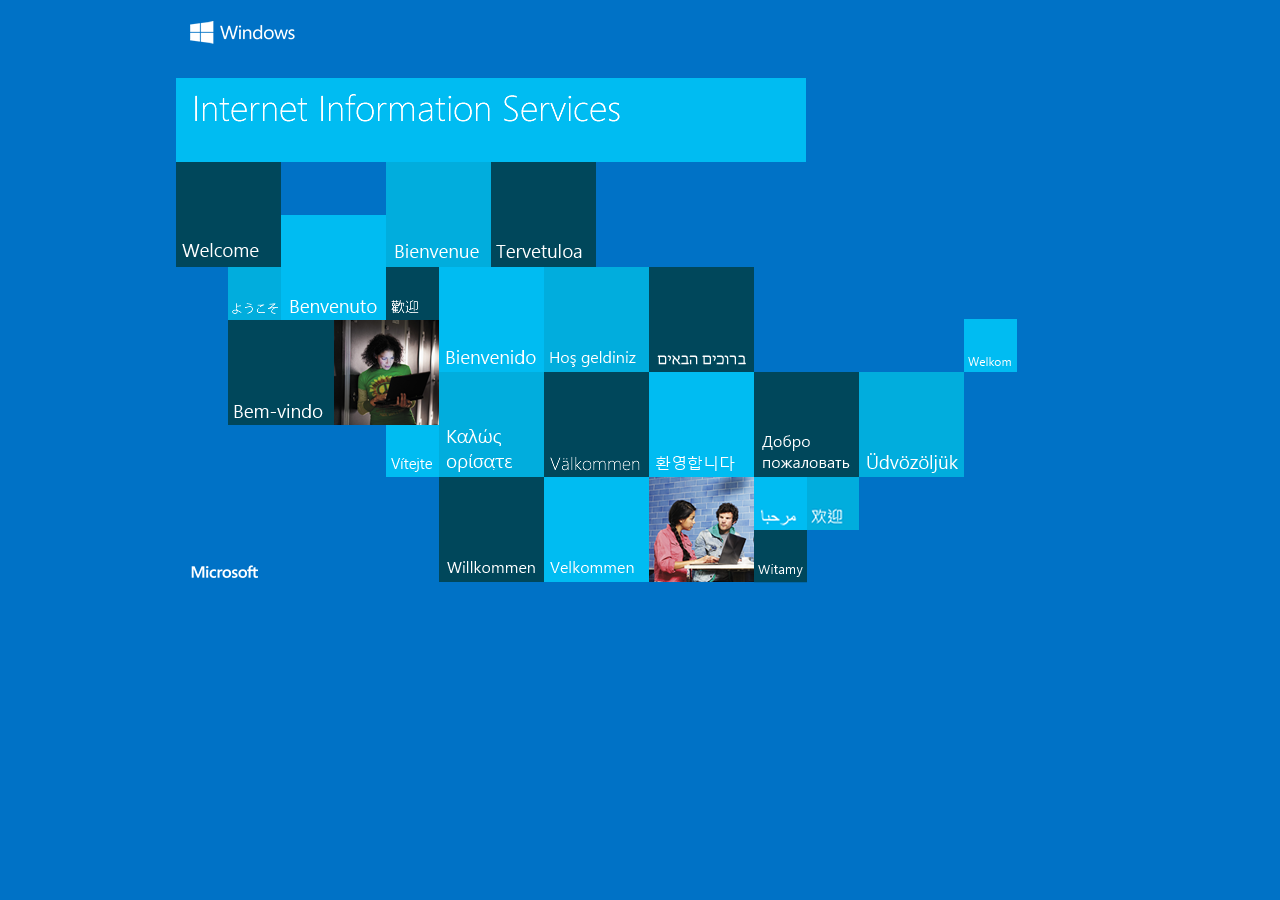
<file: iisstart.htm>
<!DOCTYPE html PUBLIC "-//W3C//DTD XHTML 1.0 Strict//EN" "http://www.w3.org/TR/xhtml1/DTD/xhtml1-strict.dtd">
<html xmlns="http://www.w3.org/1999/xhtml">
<head>
<meta http-equiv="Content-Type" content="text/html; charset=iso-8859-1" />
<title>IIS Windows</title>
<style type="text/css">
<!--
body {
	color:#000000;
	background-color:#0072C6;
	margin:0;
}

#container {
	margin-left:auto;
	margin-right:auto;
	text-align:center;
	}

a img {
	border:none;
}

-->
</style>
</head>
<body>
<div id="container">
<a href="http://go.microsoft.com/fwlink/?linkid=66138&amp;clcid=0x409"><img src="iisstart.png" alt="IIS" width="960" height="600" /></a>
</div>
</body>
</html>
</file>
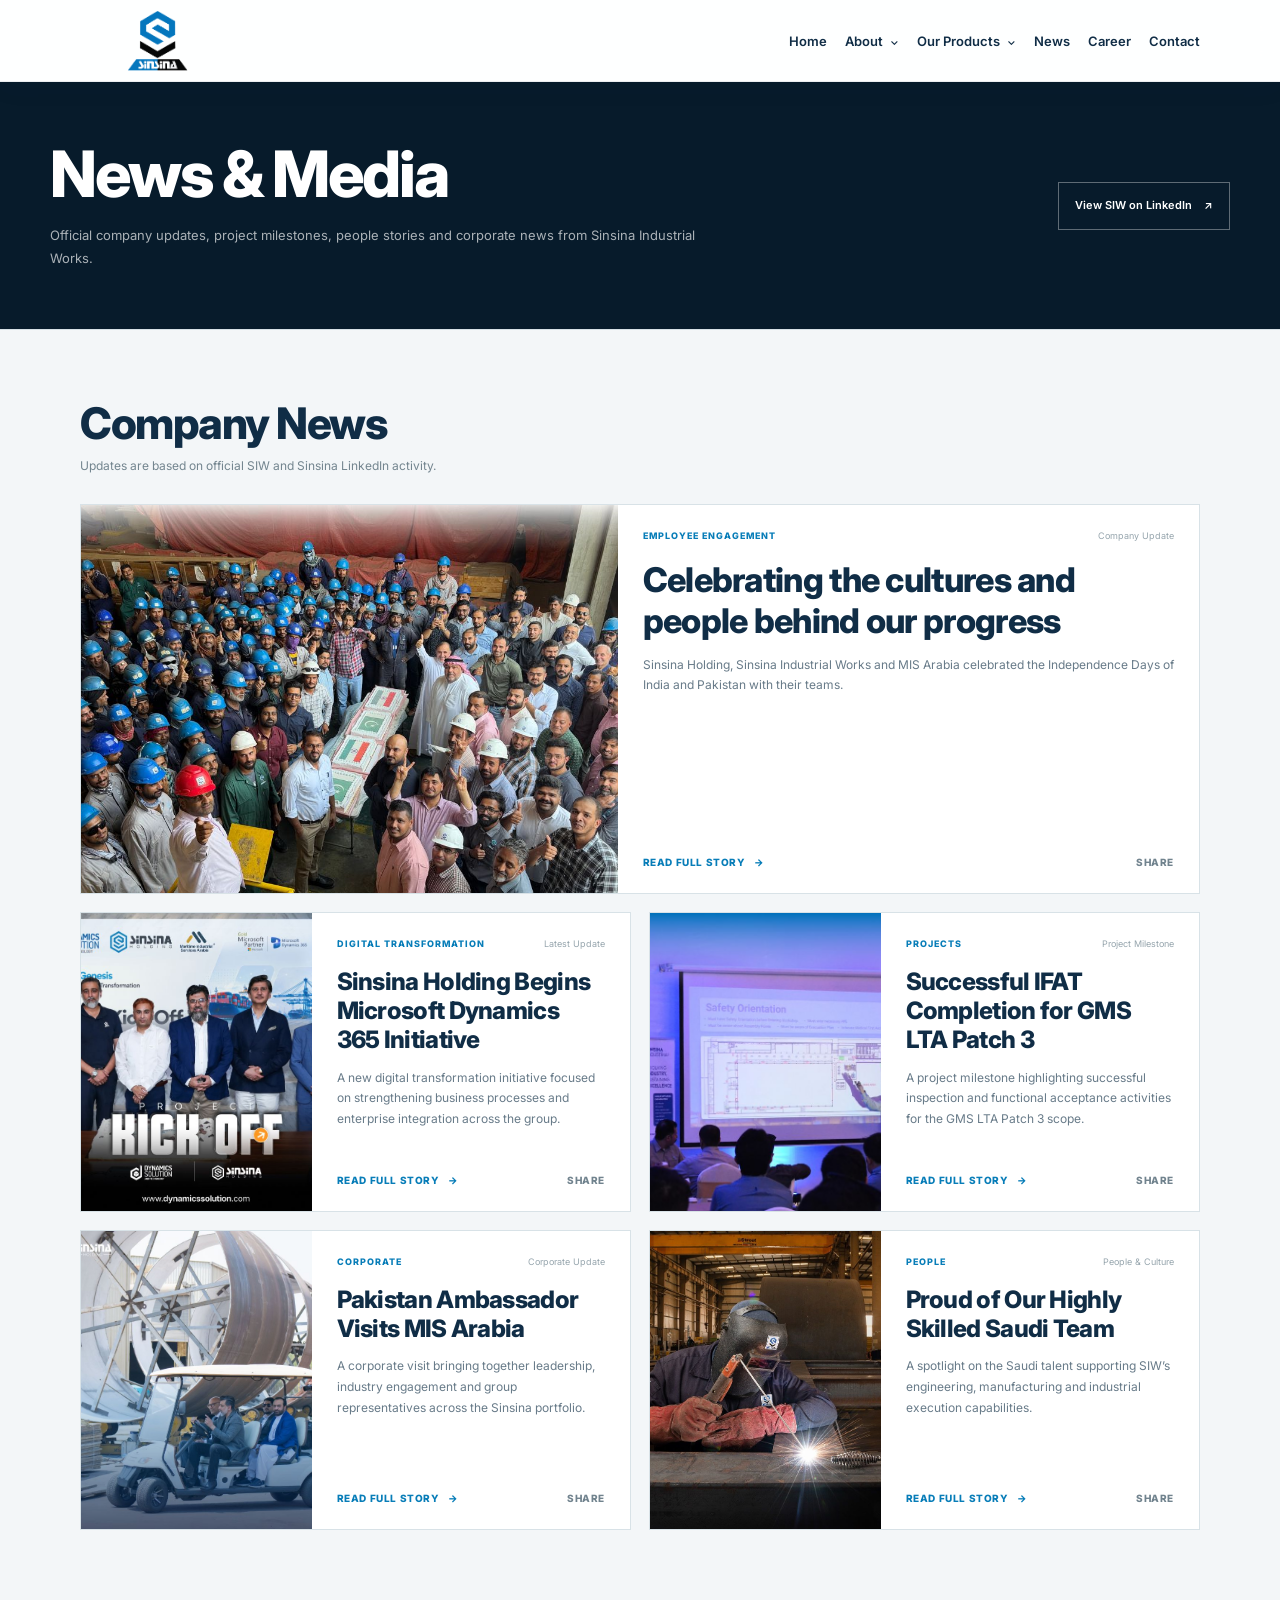
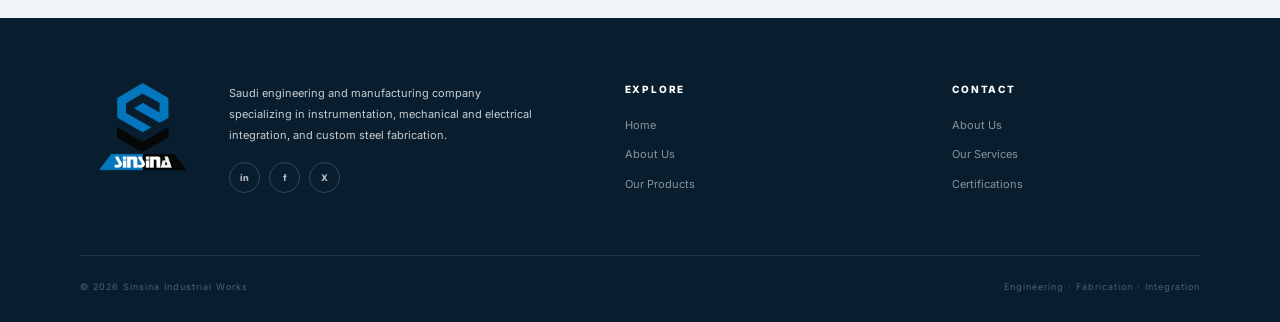
<file: news.html>
<!DOCTYPE html>
<html lang="en">

<head>

    <meta charset="UTF-8">

    <meta
        name="viewport"
        content="width=device-width, initial-scale=1.0"
    >

    <title>
        Newsroom | Sinsina Industrial Works
    </title>


    <link
        rel="preconnect"
        href="https://fonts.googleapis.com"
    >

    <link
        rel="preconnect"
        href="https://fonts.gstatic.com"
        crossorigin
    >

    <link
        href="https://fonts.googleapis.com/css2?family=Inter:wght@400;500;600;700;800&display=swap"
        rel="stylesheet"
    >


    <style>

        /* =====================================================
           ROOT
        ===================================================== */

        :root {

            --navy: #102d46;

            --dark: #071b2b;

            --blue: #087db8;

            --cyan: #35a8dd;

            --page: #eef3f6;

            --white: #ffffff;

            --text: #687b89;

            --line: #d7e1e6;

            --soft: #f7f9fa;

        }



        /* =====================================================
           RESET
        ===================================================== */

        * {

            margin: 0;

            padding: 0;

            box-sizing: border-box;

        }


        html {

            scroll-behavior: smooth;

        }


        body {

            font-family:
                Inter,
                Arial,
                Helvetica,
                sans-serif;

            background:
                var(--page);

            color:
                var(--navy);

            overflow-x:
                hidden;

        }


        a {

            text-decoration: none;

            color: inherit;

        }


        img {

            display: block;

            width: 100%;

        }



        /* =====================================================
           CONTAINER
        ===================================================== */

        .container {

            width:
                min(
                    1200px,
                    calc(100% - 60px)
                );

            margin:
                0 auto;

        }



        /* =====================================================
           HEADER
        ===================================================== */

        .site-header {

            position:
                fixed;

            top:
                0;

            left:
                0;

            width:
                100%;

            height:
                82px;

            z-index:
                1000;

            background:
                rgba(255,255,255,.97);

            border-bottom:
                1px solid
                rgba(12,37,57,.07);

            box-shadow:
                0 5px 25px
                rgba(12,37,57,.05);

            backdrop-filter:
                blur(12px);

        }


        .nav {

            height:
                100%;

            display:
                flex;

            align-items:
                center;

            justify-content:
                space-between;

        }


        .logo {

            width:
                155px;

            max-height:
                52px;

            object-fit:
                contain;

            object-position:
                left center;

        }



        /* =====================================================
           NAV LINKS
        ===================================================== */

        .nav-links {

            display:
                flex;

            align-items:
                center;

            gap:
                30px;

        }


        .nav-links > a,
        .nav-dropdown-btn {

            position:
                relative;

            color:
                var(--navy);

            font-size:
                13px;

            font-weight:
                600;

        }


        .nav-links > a::after {

            content:
                "";

            position:
                absolute;

            left:
                0;

            bottom:
                -8px;

            width:
                0;

            height:
                2px;

            background:
                var(--cyan);

            transition:
                .25s ease;

        }


        .nav-links > a:hover::after,
        .nav-links > a.active::after {

            width:
                100%;

        }


        .nav-links > a:hover,
        .nav-links > a.active {

            color:
                var(--blue);

        }



        /* =====================================================
           DROPDOWN
        ===================================================== */

        .nav-dropdown {

            position:
                relative;

        }


        .nav-dropdown-btn {

            display:
                flex;

            align-items:
                center;

            gap:
                7px;

            padding:
                0;

            border:
                0;

            background:
                transparent;

            cursor:
                pointer;

        }


        .nav-dropdown-btn span {

            font-size:
                12px;

            transition:
                .25s ease;

        }


        .nav-dropdown:hover
        .nav-dropdown-btn {

            color:
                var(--blue);

        }


        .nav-dropdown:hover
        .nav-dropdown-btn span {

            transform:
                rotate(180deg);

        }


        .nav-dropdown-menu {

            position:
                absolute;

            top:
                calc(100% + 22px);

            left:
                -18px;

            width:
                215px;

            padding:
                8px;

            background:
                white;

            border:
                1px solid
                rgba(12,37,57,.08);

            box-shadow:
                0 18px 45px
                rgba(12,37,57,.13);

            opacity:
                0;

            visibility:
                hidden;

            transform:
                translateY(8px);

            transition:
                .25s ease;

        }


        .nav-dropdown:hover
        .nav-dropdown-menu {

            opacity:
                1;

            visibility:
                visible;

            transform:
                translateY(0);

        }


        .nav-dropdown-menu a {

            display:
                block;

            padding:
                13px 14px;

            color:
                var(--navy);

            font-size:
                12px;

            font-weight:
                600;

        }


        .nav-dropdown-menu a:hover {

            color:
                var(--blue);

            background:
                #eef4f7;

        }



        /* =====================================================
           CONTACT BUTTON
        ===================================================== */

        .nav-contact {

            padding:
                10px 18px;

            border:
                1px solid
                #c9d7df;

            border-radius:
                3px;

        }


        .nav-contact:hover {

            color:
                white !important;

            background:
                var(--navy);

            border-color:
                var(--navy);

        }


        .nav-contact::after {

            display:
                none !important;

        }



        /* =====================================================
           NEWS HERO HEADER
        ===================================================== */

        .news-page {

            padding-top:
                82px;

        }


        .news-intro {

            padding:
                58px 0 45px;

        }


        .intro-grid {

            display:
                grid;

            grid-template-columns:
                1fr auto;

            align-items:
                end;

            gap:
                40px;

        }


        .eyebrow {

            display:
                flex;

            align-items:
                center;

            gap:
                10px;

            margin-bottom:
                17px;

            color:
                var(--blue);

            font-size:
                10px;

            font-weight:
                800;

            letter-spacing:
                2.5px;

            text-transform:
                uppercase;

        }


        .eyebrow::before {

            content:
                "";

           

            background:
                var(--cyan);

        }


        .news-intro h1 {

            color:
                var(--navy);

            font-size:
                clamp(
                    48px,
                    7vw,
                    82px
                );

            line-height:
                .95;

            letter-spacing:
                -4px;

            font-weight:
                800;

        }


        .news-intro h1 span {

            color:
                var(--blue);

        }


        .intro-description {

            max-width:
                390px;

            color:
                var(--text);

            font-size:
                12px;

            line-height:
                1.9;

            padding-bottom:
                5px;

        }



        /* =====================================================
           NEWSROOM BAR
        ===================================================== */

        .newsroom-bar {

            border-top:
                1px solid
                var(--line);

            border-bottom:
                1px solid
                var(--line);

            padding:
                13px 0;

        }


        .newsroom-inner {

            display:
                flex;

            align-items:
                center;

            justify-content:
                space-between;

        }


        .newsroom-label {

            color:
                var(--navy);

            font-size:
                9px;

            font-weight:
                800;

            letter-spacing:
                2px;

        }


        .newsroom-status {

            display:
                flex;

            align-items:
                center;

            gap:
                8px;

            color:
                #7b8b95;

            font-size:
                9px;

            text-transform:
                uppercase;

            letter-spacing:
                1px;

        }


        .status-dot {

            width:
                6px;

            height:
                6px;

            border-radius:
                50%;

            background:
                #2bb673;

            box-shadow:
                0 0 0 4px
                rgba(43,182,115,.10);

        }



        /* =====================================================
           FEATURED AREA
        ===================================================== */

        .news-main {

            padding:
                35px 0 90px;

        }


        .featured-layout {

            display:
                grid;

            grid-template-columns:
                minmax(0, 1.65fr)
                minmax(340px, .8fr);

            gap:
                25px;

        }



        /* =====================================================
           FEATURED CARD
        ===================================================== */

        .featured {

            position:
                relative;

            min-height:
                570px;

            overflow:
                hidden;

            background:
                var(--dark);

        }


        .featured-image {

            position:
                absolute;

            inset:
                0;

        }


        .featured-image img {

            width:
                100%;

            height:
                100%;

            object-fit:
                cover;

            opacity:
                .88;

            transition:
                transform .7s ease;

        }


        .featured:hover
        .featured-image img {

            transform:
                scale(1.045);

        }


        .featured::after {

            content:
                "";

            position:
                absolute;

            inset:
                0;

            background:
                linear-gradient(
                    180deg,
                    rgba(5,24,39,.03) 15%,
                    rgba(5,24,39,.12) 38%,
                    rgba(5,24,39,.93) 100%
                );

        }


        .featured-content {

            position:
                absolute;

            left:
                0;

            right:
                0;

            bottom:
                0;

            z-index:
                2;

            padding:
                38px;

        }


        .featured-number {

            position:
                absolute;

            top:
                30px;

            right:
                32px;

            color:
                rgba(255,255,255,.85);

            font-size:
                11px;

            font-weight:
                700;

            letter-spacing:
                2px;

        }


        .featured-tag {

            display:
                inline-flex;

            padding:
                7px 11px;

            margin-bottom:
                17px;

            border:
                1px solid
                rgba(255,255,255,.35);

            color:
                white;

            font-size:
                9px;

            font-weight:
                700;

            letter-spacing:
                1px;

            text-transform:
                uppercase;

        }


        .featured h2 {

            max-width:
                820px;

            color:
                white;

            font-size:
                clamp(
                    28px,
                    3.2vw,
                    45px
                );

            line-height:
                1.1;

            letter-spacing:
                -1.5px;

            font-weight:
                700;

        }


        .featured-description {

            max-width:
                750px;

            margin-top:
                17px;

            color:
                rgba(255,255,255,.83);

            font-size:
                12px;

            line-height:
                1.8;

        }


        .featured-bottom {

            display:
                flex;

            align-items:
                center;

            justify-content:
                space-between;

            gap:
                20px;

            margin-top:
                24px;

        }


        .featured-date {

            color:
                rgba(255,255,255,.65);

            font-size:
                10px;

        }


        .linkedin-link {

            display:
                inline-flex;

            align-items:
                center;

            gap:
                8px;

            padding:
                10px 15px;

            background:
                white;

            color:
                var(--navy);

            font-size:
                10px;

            font-weight:
                800;

            transition:
                .25s ease;

        }


        .linkedin-link:hover {

            background:
                var(--cyan);

            color:
                white;

        }



        /* =====================================================
           NEWS RADAR
        ===================================================== */

        .radar {

            background:
                white;

            border:
                1px solid
                var(--line);

        }


        .radar-header {

            display:
                flex;

            align-items:
                center;

            justify-content:
                space-between;

            padding:
                21px 22px;

            border-bottom:
                1px solid
                var(--line);

        }


        .radar-header h3 {

            font-size:
                13px;

            font-weight:
                800;

            letter-spacing:
                -.2px;

        }


        .radar-header span {

            color:
                var(--blue);

            font-size:
                9px;

            font-weight:
                800;

            letter-spacing:
                1.5px;

            text-transform:
                uppercase;

        }


        .radar-item {

            display:
                grid;

            grid-template-columns:
                35px 100px 1fr;

            gap:
                14px;

            padding:
                18px 20px;

            border-bottom:
                1px solid
                #e7ecef;

            transition:
                background .25s ease;

        }


        .radar-item:last-child {

            border-bottom:
                none;

        }


        .radar-item:hover {

            background:
                #f7fafb;

        }


        .radar-number {

            padding-top:
                4px;

            color:
                #9aabb5;

            font-size:
                9px;

            font-weight:
                800;

            letter-spacing:
                1px;

        }


        .radar-image {

            width:
                100px;

            height:
                78px;

            overflow:
                hidden;

            background:
                #dce5e9;

        }


        .radar-image img {

            width:
                100%;

            height:
                100%;

            object-fit:
                cover;

            transition:
                transform .4s ease;

        }


        .radar-item:hover
        .radar-image img {

            transform:
                scale(1.06);

        }


        .radar-category {

            color:
                var(--blue);

            font-size:
                8px;

            font-weight:
                800;

            letter-spacing:
                1px;

            text-transform:
                uppercase;

        }


        .radar-content h4 {

            margin-top:
                7px;

            color:
                var(--navy);

            font-size:
                12px;

            line-height:
                1.45;

            font-weight:
                700;

        }


        .radar-arrow {

            display:
                inline-block;

            margin-top:
                8px;

            color:
                #8b9aa3;

            font-size:
                10px;

        }



        /* =====================================================
           SECTION HEADING
        ===================================================== */

        .section-heading {

            display:
                flex;

            align-items:
                end;

            justify-content:
                space-between;

            margin-top:
                60px;

            margin-bottom:
                24px;

            padding-bottom:
                15px;

            border-bottom:
                1px solid
                var(--line);

        }


        .section-heading h2 {

            font-size:
                22px;

            font-weight:
                800;

            letter-spacing:
                -.8px;

        }


        .section-heading p {

            color:
                #8999a3;

            font-size:
                9px;

            letter-spacing:
                1.5px;

            text-transform:
                uppercase;

        }



        /* =====================================================
           EDITORIAL NEWS GRID
        ===================================================== */

        .editorial-grid {

            display:
                grid;

            grid-template-columns:
                1.15fr .85fr 1fr;

            gap:
                22px;

            align-items:
                start;

        }


        .editorial-card {

            position:
                relative;

            overflow:
                hidden;

            background:
                white;

            border:
                1px solid
                var(--line);

        }


        .editorial-card:nth-child(2) {

            margin-top:
                55px;

        }


        .editorial-card:nth-child(3) {

            margin-top:
                20px;

        }


        .editorial-image {

            position:
                relative;

            height:
                265px;

            overflow:
                hidden;

            background:
                #dce5e9;

        }


        .editorial-card:nth-child(2)
        .editorial-image {

            height:
                220px;

        }


        .editorial-card:nth-child(3)
        .editorial-image {

            height:
                300px;

        }


        .editorial-image img {

            width:
                100%;

            height:
                100%;

            object-fit:
                cover;

            transition:
                transform .5s ease;

        }


        .editorial-card:hover
        .editorial-image img {

            transform:
                scale(1.045);

        }


        .editorial-index {

            position:
                absolute;

            top:
                15px;

            left:
                15px;

            z-index:
                2;

            display:
                flex;

            align-items:
                center;

            justify-content:
                center;

            width:
                34px;

            height:
                34px;

            background:
                white;

            color:
                var(--navy);

            font-size:
                9px;

            font-weight:
                800;

        }


        .editorial-content {

            padding:
                22px;

        }


        .card-meta {

            display:
                flex;

            align-items:
                center;

            gap:
                10px;

            margin-bottom:
                12px;

        }


        .card-category {

            color:
                var(--blue);

            font-size:
                8px;

            font-weight:
                800;

            letter-spacing:
                1px;

            text-transform:
                uppercase;

        }


        .card-date {

            color:
                #9aa9b2;

            font-size:
                9px;

        }


        .editorial-content h3 {

            color:
                var(--navy);

            font-size:
                19px;

            line-height:
                1.3;

            font-weight:
                700;

            letter-spacing:
                -.4px;

        }


        .editorial-content p {

            margin-top:
                11px;

            color:
                var(--text);

            font-size:
                11px;

            line-height:
                1.75;

        }


        .card-link {

            display:
                inline-flex;

            margin-top:
                17px;

            color:
                var(--navy);

            font-size:
                9px;

            font-weight:
                800;

            letter-spacing:
                1px;

            text-transform:
                uppercase;

            transition:
                color .2s ease;

        }


        .card-link:hover {

            color:
                var(--blue);

        }



        /* =====================================================
           QUOTE / BRAND STRIP
        ===================================================== */

        .news-statement {

            margin-top:
                65px;

            padding:
                35px 40px;

            background:
                var(--navy);

            display:
                grid;

            grid-template-columns:
                auto 1fr auto;

            align-items:
                center;

            gap:
                25px;

        }


        .statement-mark {

            width:
                44px;

            height:
                44px;

            display:
                flex;

            align-items:
                center;

            justify-content:
                center;

            border:
                1px solid
                rgba(255,255,255,.25);

            color:
                var(--cyan);

            font-size:
                20px;

        }


        .news-statement p {

            color:
                rgba(255,255,255,.82);

            font-size:
                13px;

            line-height:
                1.7;

        }


        .statement-label {

            color:
                rgba(255,255,255,.45);

            font-size:
                8px;

            font-weight:
                800;

            letter-spacing:
                2px;

            text-transform:
                uppercase;

        }



        /* =====================================================
   FOOTER — SIN SINA INDUSTRIAL WORKS
===================================================== */

.site-footer {

    margin-top: 90px;

    padding: 65px 0 30px;

    background: #081d2d;

    color: #ffffff;

}


.footer-top {

    display: grid;

    grid-template-columns:
        1.5fr
        .8fr
        .8fr;

    gap: 80px;

    padding-bottom: 50px;

    border-bottom:
        1px solid
        rgba(255,255,255,.10);

}


/* =====================================================
   FOOTER BRAND
===================================================== */

.footer-brand img {

    width: 150px;

    max-height: 55px;

    object-fit: contain;

    object-position: left center;

    margin-bottom: 20px;

}


.footer-brand p {

    max-width: 360px;

    color:
        rgba(255,255,255,.52);

    font-size: 11px;

    line-height: 1.9;

}


/* =====================================================
   FOOTER COLUMNS
===================================================== */

.footer-column h4 {

    margin-bottom: 22px;

    color: #ffffff;

    font-size: 10px;

    font-weight: 800;

    letter-spacing: 1.8px;

    text-transform: uppercase;

}


.footer-column a {

    display: block;

    width: fit-content;

    margin-bottom: 13px;

    color:
        rgba(255,255,255,.52);

    font-size: 11px;

    line-height: 1.5;

    transition:
        color .25s ease,
        transform .25s ease;

}


.footer-column a:hover {

    color: #35a8dd;

    transform: translateX(4px);

}


/* =====================================================
   SOCIAL ICONS
===================================================== */

.footer-socials {

    display: flex;

    align-items: center;

    gap: 9px;

    margin-top: 24px;

}


.footer-social {

    width: 34px;

    height: 34px;

    display: flex;

    align-items: center;

    justify-content: center;

    border:
        1px solid
        rgba(255,255,255,.18);

    border-radius: 50%;

    color:
        rgba(255,255,255,.70);

    font-size: 10px;

    font-weight: 800;

    transition:
        background .25s ease,
        color .25s ease,
        border-color .25s ease,
        transform .25s ease;

}


.footer-social:hover {

    background: #35a8dd;

    border-color: #35a8dd;

    color: #ffffff;

    transform: translateY(-3px);

}


/* =====================================================
   FOOTER BOTTOM
===================================================== */

.footer-bottom {

    display: flex;

    align-items: center;

    justify-content: space-between;

    gap: 20px;

    padding-top: 25px;

    color:
        rgba(255,255,255,.30);

    font-size: 9px;

    letter-spacing: 1px;

}


/* =====================================================
   FOOTER RESPONSIVE
===================================================== */

@media (max-width: 950px) {

    .footer-top {

        grid-template-columns:
            1fr 1fr;

        gap: 50px;

    }

}


@media (max-width: 700px) {

    .site-footer {

        margin-top: 60px;

        padding:
            50px 0 25px;

    }


    .footer-top {

        grid-template-columns:
            1fr;

        gap: 40px;

        padding-bottom: 40px;

    }


    .footer-brand p {

        max-width: 100%;

    }


    .footer-bottom {

        align-items:
            flex-start;

        flex-direction:
            column;

        gap: 8px;

        line-height: 1.8;

    }

}

     


        /* =====================================================
           TABLET
        ===================================================== */

        @media (max-width: 950px) {

            .container {

                width:
                    calc(100% - 50px);

            }


            .nav-links {

                gap:
                    17px;

            }


            .featured-layout {

                grid-template-columns:
                    1fr;

            }


            .radar {

                display:
                    grid;

                grid-template-columns:
                    repeat(2, 1fr);

            }


            .radar-header {

                grid-column:
                    1 / -1;

            }


            .radar-item {

                border-right:
                    1px solid
                    #e7ecef;

            }


            .editorial-grid {

                grid-template-columns:
                    1fr 1fr;

            }


            .editorial-card:nth-child(2),
            .editorial-card:nth-child(3) {

                margin-top:
                    0;

            }


            .news-statement {

                grid-template-columns:
                    auto 1fr;

            }


            .statement-label {

                display:
                    none;

            }


            .footer-top {

                grid-template-columns:
                    1fr 1fr;

            }

        }



        /* =====================================================
           MOBILE
        ===================================================== */

        @media (max-width: 700px) {

            .container {

                width:
                    calc(100% - 36px);

            }


            .site-header {

                height:
                    72px;

            }


            .logo {

                width:
                    125px;

            }


            .nav-links {

                gap:
                    9px;

            }


            .nav-links > a,
            .nav-dropdown-btn {

                font-size:
                    9px;

            }


            .nav-contact {

                display:
                    none;

            }


            .news-page {

                padding-top:
                    72px;

            }


            .news-intro {

                padding:
                    42px 0 35px;

            }


            .intro-grid {

                grid-template-columns:
                    1fr;

                gap:
                    20px;

            }


            .news-intro h1 {

                font-size:
                    55px;

                letter-spacing:
                    -3px;

            }


            .intro-description {

                max-width:
                    100%;

            }


            .newsroom-inner {

                display:
                    block;

            }


            .newsroom-status {

                margin-top:
                    7px;

            }


            .news-main {

                padding:
                    25px 0 60px;

            }


            .featured {

                min-height:
                    510px;

            }


            .featured-content {

                padding:
                    24px;

            }


            .featured-number {

                top:
                    20px;

                right:
                    20px;

            }


            .featured h2 {

                font-size:
                    27px;

            }


            .featured-description {

                font-size:
                    11px;

            }


            .featured-bottom {

                align-items:
                    flex-start;

                flex-direction:
                    column;

            }


            .radar {

                display:
                    block;

            }


            .radar-item {

                grid-template-columns:
                    32px 90px 1fr;

                padding:
                    15px;

            }


            .radar-image {

                width:
                    90px;

                height:
                    72px;

            }


            .section-heading {

                margin-top:
                    45px;

            }


            .section-heading p {

                display:
                    none;

            }


            .editorial-grid {

                grid-template-columns:
                    1fr;

            }


            .editorial-card:nth-child(2),
            .editorial-card:nth-child(3) {

                margin-top:
                    0;

            }


            .editorial-image,
            .editorial-card:nth-child(2) .editorial-image,
            .editorial-card:nth-child(3) .editorial-image {

                height:
                    230px;

            }


            .news-statement {

                padding:
                    25px;

                grid-template-columns:
                    1fr;

                gap:
                    15px;

            }


            .footer-top {

                grid-template-columns:
                    1fr;

                gap:
                    40px;

            }


            .footer-bottom {

                display:
                    block;

                line-height:
                    2;

            }

        }

    </style>


<style>
/* =========================================================
   NEWSROOM V2 — INDUSTRIAL EDITORIAL / MAGAZINE REDESIGN
   Same family as Products / Services / Approach
   ========================================================= */

:root{
  --n2-navy:#071b2b;
  --n2-navy2:#102d46;
  --n2-blue:#087db8;
  --n2-cyan:#35a8dd;
  --n2-light:#eef3f6;
  --n2-white:#fff;
  --n2-text:#6c7f8a;
  --n2-line:rgba(7,27,43,.10);
  --n2-width:1080px;
}

body{
  font-family:"Inter",Arial,Helvetica,sans-serif !important;
  background:var(--n2-light) !important;
}

.news-page{
  padding-top:82px !important;
}

/* ================= HERO ================= */
.news-intro{
  position:relative !important;
  min-height:500px !important;
  padding:0 !important;
  display:flex !important;
  align-items:center !important;
  overflow:hidden !important;
  background:
    linear-gradient(110deg,rgba(7,27,43,.99) 0%,rgba(7,27,43,.96) 52%,rgba(9,53,79,.88) 100%) !important;
  color:#fff !important;
  isolation:isolate;
}

.news-intro::before{
  content:"";
  position:absolute;
  inset:0;
  background-image:
    linear-gradient(rgba(53,168,221,.08) 1px,transparent 1px),
    linear-gradient(90deg,rgba(53,168,221,.08) 1px,transparent 1px);
  background-size:58px 58px;
  opacity:.42;
  mask-image:linear-gradient(90deg,black 0%,black 58%,transparent 92%);
}

.news-intro::after{
  content:"NEWS / PROJECTS / PEOPLE / PROGRESS";
  position:absolute;
  right:4%;
  bottom:30px;
  color:rgba(255,255,255,.34);
  font-size:8px;
  font-weight:800;
  letter-spacing:2.2px;
}

.news-intro .container{
  position:relative;
  z-index:3;
  width:min(var(--n2-width),calc(100% - 120px)) !important;
  margin:auto !important;
}

.intro-grid{
  grid-template-columns:1.1fr .9fr !important;
  align-items:end !important;
  gap:70px !important;
}

.eyebrow{
  color:#65c9ef !important;
  font-size:9px !important;
  letter-spacing:2.4px !important;
  margin-bottom:17px !important;
}
.eyebrow::before{
  width:28px !important;
  height:1px !important;
  background:#65c9ef !important;
}

.news-intro h1{
  color:#fff !important;
  font-size:clamp(58px,7vw,92px) !important;
  line-height:.89 !important;
  letter-spacing:-4.5px !important;
}
.news-intro h1 span{color:#55bce9 !important}

.intro-description{
  max-width:420px !important;
  color:rgba(255,255,255,.66) !important;
  font-size:13px !important;
  line-height:1.82 !important;
  padding-bottom:8px !important;
}

/* hero technical motif */
.news-hero-tech{
  position:absolute;
  z-index:2;
  right:6%;
  top:50%;
  width:320px;
  height:170px;
  transform:translateY(-50%);
  pointer-events:none;
  opacity:.72;
}
.news-hero-tech::before{
  content:"";
  position:absolute;
  inset:0;
  border:1px solid rgba(92,198,240,.20);
  background:
    linear-gradient(90deg,rgba(92,198,240,.14) 1px,transparent 1px),
    linear-gradient(rgba(92,198,240,.14) 1px,transparent 1px);
  background-size:30px 30px;
  clip-path:polygon(0 0,86% 0,86% 14%,100% 14%,100% 82%,90% 82%,90% 100%,18% 100%,18% 88%,0 88%);
}
.news-hero-tech span{
  position:absolute;
  color:rgba(255,255,255,.38);
  font-size:7px;
  font-weight:800;
  letter-spacing:1.5px;
}
.news-hero-tech .a{left:14px;top:18px}
.news-hero-tech .b{right:18px;top:74px}
.news-hero-tech .c{left:38px;bottom:18px}

/* ================= STATUS BAR ================= */
.newsroom-bar{
  padding:0 !important;
  border:0 !important;
  background:#0a2233 !important;
}
.newsroom-inner{
  width:min(var(--n2-width),calc(100% - 120px)) !important;
  min-height:50px;
  margin:auto !important;
}
.newsroom-label::after{
  content:"SINSINA NEWSROOM";
  color:#fff;
  font-size:8px;
  font-weight:800;
  letter-spacing:1.8px;
}
.newsroom-status{
  color:rgba(255,255,255,.54) !important;
}

/* ================= MAIN CONTENT ================= */
.news-main{
  padding:64px 0 90px !important;
  background:
    linear-gradient(180deg,#eef3f6 0%,#f8fafb 50%,#eef3f6 100%) !important;
}
.news-main > .container{
  width:min(var(--n2-width),calc(100% - 120px)) !important;
  margin:auto !important;
}

/* featured + radar */
.featured-layout{
  grid-template-columns:minmax(0,1.6fr) minmax(300px,.72fr) !important;
  gap:18px !important;
  align-items:stretch !important;
}

.featured{
  min-height:520px !important;
  clip-path:polygon(0 0,calc(100% - 18px) 0,100% 18px,100% 100%,0 100%);
  box-shadow:0 20px 56px rgba(7,27,43,.12);
}
.featured::before{
  content:"";
  position:absolute;
  z-index:3;
  left:0;
  top:0;
  width:4px;
  height:100%;
  background:linear-gradient(180deg,#35a8dd,transparent 75%);
}
.featured::after{
  background:
    linear-gradient(180deg,rgba(5,24,39,.02) 12%,rgba(5,24,39,.14) 42%,rgba(5,24,39,.96) 100%) !important;
}
.featured-content{
  padding:30px !important;
}
.featured-number{
  top:22px !important;
  right:24px !important;
  font-size:9px !important;
}
.featured-tag{
  font-size:7.5px !important;
  padding:6px 9px !important;
}
.featured h2{
  font-size:clamp(30px,3vw,42px) !important;
  letter-spacing:-1.7px !important;
}
.featured-description{
  max-width:680px !important;
  font-size:11.5px !important;
}
.linkedin-link{
  padding:9px 13px !important;
  font-size:8px !important;
}

/* radar becomes editorial rail */
.radar{
  border:1px solid rgba(7,27,43,.08) !important;
  background:#fff !important;
  box-shadow:0 14px 38px rgba(7,27,43,.055);
}
.radar-header{
  padding:18px !important;
  background:#102d46;
  border-bottom:0 !important;
}
.radar-header h3{color:#fff !important}
.radar-header span{color:#59c1eb !important}

.radar-item{
  grid-template-columns:26px 74px 1fr !important;
  gap:10px !important;
  padding:14px !important;
}
.radar-number{font-size:8px !important}
.radar-image{
  width:74px !important;
  height:60px !important;
}
.radar-category{font-size:7px !important}
.radar-content h4{
  margin-top:5px !important;
  font-size:10.5px !important;
  line-height:1.35 !important;
}
.radar-arrow{font-size:9px !important}

/* ================= SECTION HEADING ================= */
.section-heading{
  margin-top:48px !important;
  margin-bottom:18px !important;
  padding-bottom:13px !important;
}
.section-heading h2{
  font-size:20px !important;
}
.section-heading p{
  font-size:8px !important;
}

/* ================= EDITORIAL GRID ================= */
.editorial-grid{
  grid-template-columns:1.15fr .85fr 1fr !important;
  gap:16px !important;
}
.editorial-card{
  border:1px solid rgba(7,27,43,.08) !important;
  box-shadow:0 10px 28px rgba(7,27,43,.05);
  transition:.3s ease;
}
.editorial-card:hover{
  transform:translateY(-5px);
  border-color:rgba(53,168,221,.22) !important;
  box-shadow:0 20px 48px rgba(7,27,43,.09);
}
.editorial-card:nth-child(2){margin-top:34px !important}
.editorial-card:nth-child(3){margin-top:14px !important}
.editorial-image{height:230px !important}
.editorial-card:nth-child(2) .editorial-image{height:195px !important}
.editorial-card:nth-child(3) .editorial-image{height:255px !important}
.editorial-content{padding:18px !important}
.editorial-content h3{font-size:17px !important}
.editorial-content p{font-size:10.5px !important}
.card-link{font-size:8px !important}

/* ================= BRAND STATEMENT ================= */
.news-statement{
  margin-top:48px !important;
  padding:28px 30px !important;
  background:
    linear-gradient(110deg,#071b2b 0%,#0d324a 100%) !important;
  position:relative;
  overflow:hidden;
}
.news-statement::before{
  content:"";
  position:absolute;
  inset:0;
  background-image:
    linear-gradient(rgba(53,168,221,.06) 1px,transparent 1px),
    linear-gradient(90deg,rgba(53,168,221,.06) 1px,transparent 1px);
  background-size:34px 34px;
  opacity:.42;
}
.news-statement > *{position:relative;z-index:2}

/* ================= RESPONSIVE ================= */
@media(max-width:950px){
  .news-intro .container,
  .newsroom-inner,
  .news-main > .container{
    width:calc(100% - 60px) !important;
  }
  .news-hero-tech{opacity:.35}
}

@media(max-width:700px){
  .news-intro{
    min-height:500px !important;
  }
  .news-intro .container,
  .newsroom-inner,
  .news-main > .container{
    width:calc(100% - 30px) !important;
  }
  .intro-grid{
    grid-template-columns:1fr !important;
    gap:20px !important;
  }
  .news-intro h1{
    font-size:clamp(50px,14vw,68px) !important;
    letter-spacing:-3px !important;
  }
  .news-hero-tech{display:none}
  .featured-layout{grid-template-columns:1fr !important}
  .featured{min-height:470px !important}
  .radar{display:block !important}
  .editorial-grid{grid-template-columns:1fr !important}
  .editorial-card:nth-child(2),
  .editorial-card:nth-child(3){margin-top:0 !important}
}
</style>


<style>
/* =====================================================
   FOOTER — EXACT SAME SYSTEM AS SERVICES
===================================================== */

.site-footer{
    width:100% !important;
    max-width:none !important;
    margin:90px 0 0 !important;
    padding:65px 0 35px !important;
    background:#081d2d !important;
    color:#ffffff !important;
}

.site-footer > .container{
    width:min(1180px, calc(100% - 60px)) !important;
    max-width:1180px !important;
    margin:0 auto !important;
}

.footer-top{
    display:grid !important;
    grid-template-columns:1.4fr 1fr 1fr !important;
    gap:70px !important;
    padding-bottom:55px !important;
    border-bottom:1px solid rgba(255,255,255,.10) !important;
}

.footer-brand img{
    width:150px !important;
    max-height:55px !important;
    object-fit:contain !important;
    object-position:left center !important;
    margin-bottom:20px !important;
}

.footer-brand p{
    max-width:350px !important;
    color:rgba(255,255,255,.50) !important;
    font-size:11px !important;
    line-height:1.9 !important;
}

.footer-column h4{
    margin-bottom:20px !important;
    color:#fff !important;
    font-size:10px !important;
    font-weight:800 !important;
    letter-spacing:1.8px !important;
    text-transform:uppercase !important;
}

.footer-column a{
    display:block !important;
    width:fit-content !important;
    margin-bottom:12px !important;
    color:rgba(255,255,255,.50) !important;
    font-size:11px !important;
    line-height:1.5 !important;
    transition:color .2s ease, transform .2s ease !important;
}

.footer-column a:hover{
    color:#55b9e7 !important;
    transform:translateX(3px);
}

.footer-socials{
    display:flex !important;
    align-items:center !important;
    gap:8px !important;
    margin-top:22px !important;
}

.footer-social{
    width:31px !important;
    height:31px !important;
    display:flex !important;
    align-items:center !important;
    justify-content:center !important;
    border:1px solid rgba(255,255,255,.18) !important;
    border-radius:50% !important;
    color:rgba(255,255,255,.65) !important;
    font-size:9px !important;
    font-weight:800 !important;
    transition:.25s ease !important;
}

.footer-social:hover{
    color:#fff !important;
    background:#087db8 !important;
    border-color:#087db8 !important;
    transform:translateY(-2px) !important;
}

.footer-bottom{
    display:flex !important;
    align-items:center !important;
    justify-content:space-between !important;
    gap:20px !important;
    padding-top:25px !important;
    color:rgba(255,255,255,.30) !important;
    font-size:9px !important;
    letter-spacing:1px !important;
}

@media(max-width:900px){
    .site-footer > .container{
        width:min(700px, calc(100% - 35px)) !important;
    }

    .footer-top{
        grid-template-columns:1fr !important;
        gap:35px !important;
    }

    .footer-bottom{
        flex-direction:column !important;
        align-items:flex-start !important;
        gap:10px !important;
    }
}
</style>


<style>
/* =========================================================
   SINSINA NEWSROOM — EDITORIAL DESK
   Inspired by classic newspaper/news portal hierarchy
   Keeps the existing Sinsina navbar + footer unchanged
   ========================================================= */

.news-page{
    padding-top:82px !important;
    background:#f4f6f7 !important;
}

.news-intro{
    min-height:auto !important;
    padding:28px 0 20px !important;
    display:block !important;
    background:#ffffff !important;
    color:#071b2b !important;
    overflow:visible !important;
}

.news-intro::before,
.news-intro::after,
.news-hero-tech{
    display:none !important;
}

.news-intro .container,
.newsroom-inner,
.news-main > .container{
    width:min(1180px, calc(100% - 60px)) !important;
    margin:0 auto !important;
}

.news-intro .intro-grid{
    display:flex !important;
    align-items:flex-end !important;
    justify-content:space-between !important;
    gap:40px !important;
}

.news-intro .eyebrow{
    margin:0 0 8px !important;
    color:#087db8 !important;
    font-size:9px !important;
    font-weight:800 !important;
    letter-spacing:2px !important;
}

.news-intro .eyebrow::before{
    display:none !important;
}

.news-intro h1{
    margin:0 !important;
    color:#102d46 !important;
    font-size:clamp(34px,4vw,52px) !important;
    line-height:1 !important;
    letter-spacing:-2px !important;
    font-weight:800 !important;
}

.news-intro h1 span{
    color:#35a8dd !important;
}

.news-intro .intro-description{
    max-width:470px !important;
    margin:0 !important;
    padding:0 0 2px !important;
    color:#6c7f8a !important;
    font-size:11px !important;
    line-height:1.75 !important;
}

.newsroom-bar{
    padding:0 !important;
    border-top:1px solid #dfe6ea !important;
    border-bottom:1px solid #dfe6ea !important;
    background:#fff !important;
}

.newsroom-inner{
    min-height:38px !important;
    display:flex !important;
    align-items:center !important;
    justify-content:space-between !important;
}

.newsroom-label::after{
    content:"SINSINA INDUSTRIAL WORKS  /  NEWSROOM";
    color:#102d46 !important;
    font-size:8px !important;
    font-weight:800 !important;
    letter-spacing:1.5px !important;
}

.newsroom-status{
    color:#84939c !important;
    font-size:8px !important;
}

.news-main{
    padding:26px 0 75px !important;
    background:#f4f6f7 !important;
}

/* ---------- TOP EDITORIAL DESK ---------- */

.news-desk{
    display:grid;
    grid-template-columns:220px minmax(0,1fr) 275px;
    gap:20px;
    align-items:start;
}

.news-column-title{
    margin-bottom:12px;
    padding:0 0 10px;
    border-bottom:3px solid #102d46;
    color:#102d46;
    font-size:10px;
    font-weight:800;
    letter-spacing:1.5px;
    text-transform:uppercase;
}

.latest-rail,
.popular-rail{
    background:#fff;
    border:1px solid #dfe5e8;
}

.latest-rail{
    padding:16px 15px 7px;
}

.latest-item{
    display:block;
    padding:13px 0 14px;
    border-bottom:1px solid #e4e9ec;
}

.latest-item:last-child{
    border-bottom:0;
}

.latest-item .latest-category{
    display:block;
    margin-bottom:5px;
    color:#087db8;
    font-size:7px;
    font-weight:800;
    letter-spacing:.9px;
    text-transform:uppercase;
}

.latest-item h3{
    color:#132f46;
    font-size:11px;
    line-height:1.35;
    font-weight:750;
    transition:color .2s ease;
}

.latest-item:hover h3{
    color:#087db8;
}

.latest-item time{
    display:block;
    margin-top:7px;
    color:#99a5ac;
    font-size:7px;
    font-weight:700;
    letter-spacing:.4px;
    text-transform:uppercase;
}

/* ---------- CENTER FEATURE ---------- */

.news-center{
    min-width:0;
}

.lead-story{
    position:relative;
    display:block;
    min-height:400px;
    overflow:hidden;
    background:#071b2b;
}

.lead-story img{
    position:absolute;
    inset:0;
    width:100%;
    height:100%;
    object-fit:cover;
    transition:transform .55s ease;
}

.lead-story::after{
    content:"";
    position:absolute;
    inset:0;
    background:linear-gradient(
        180deg,
        rgba(5,20,31,.04) 0%,
        rgba(5,20,31,.08) 35%,
        rgba(5,20,31,.88) 100%
    );
}

.lead-story:hover img{
    transform:scale(1.035);
}

.lead-copy{
    position:absolute;
    z-index:2;
    left:0;
    right:0;
    bottom:0;
    padding:25px 27px 28px;
}

.lead-kicker{
    display:inline-block;
    margin-bottom:10px;
    padding:5px 8px;
    background:#087db8;
    color:#fff;
    font-size:7px;
    font-weight:800;
    letter-spacing:1px;
    text-transform:uppercase;
}

.lead-copy h2{
    max-width:670px;
    color:#fff;
    font-size:clamp(25px,3vw,38px);
    line-height:1.04;
    letter-spacing:-1.25px;
    font-weight:800;
}

.lead-copy p{
    max-width:650px;
    margin-top:10px;
    color:rgba(255,255,255,.72);
    font-size:10px;
    line-height:1.6;
}

.subnews-grid{
    display:grid;
    grid-template-columns:1fr 1fr;
    gap:14px;
    margin-top:14px;
}

.subnews-card{
    display:block;
    background:#fff;
    border:1px solid #dfe5e8;
    transition:transform .25s ease, box-shadow .25s ease;
}

.subnews-card:hover{
    transform:translateY(-3px);
    box-shadow:0 12px 28px rgba(7,27,43,.08);
}

.subnews-image{
    position:relative;
    height:150px;
    overflow:hidden;
    background:#dbe3e7;
}

.subnews-image img{
    width:100%;
    height:100%;
    object-fit:cover;
    transition:transform .4s ease;
}

.subnews-card:hover .subnews-image img{
    transform:scale(1.04);
}

.subnews-category{
    position:absolute;
    left:0;
    bottom:0;
    padding:6px 9px;
    background:#087db8;
    color:#fff;
    font-size:7px;
    font-weight:800;
    letter-spacing:.8px;
    text-transform:uppercase;
}

.subnews-content{
    padding:14px 15px 16px;
}

.subnews-content h3{
    color:#102d46;
    font-size:14px;
    line-height:1.3;
    font-weight:750;
}

.subnews-content span{
    display:block;
    margin-top:9px;
    color:#95a2a9;
    font-size:7px;
    font-weight:700;
    text-transform:uppercase;
    letter-spacing:.5px;
}

/* ---------- RIGHT RAIL ---------- */

.popular-rail{
    padding:16px 15px 8px;
}

.popular-item{
    display:grid;
    grid-template-columns:32px 1fr;
    gap:10px;
    align-items:start;
    padding:13px 0;
    border-bottom:1px solid #e4e9ec;
}

.popular-item:last-child{
    border-bottom:0;
}

.popular-number{
    width:28px;
    height:28px;
    display:flex;
    align-items:center;
    justify-content:center;
    background:#087db8;
    color:#fff;
    font-size:9px;
    font-weight:800;
}

.popular-item h3{
    color:#102d46;
    font-size:10.5px;
    line-height:1.3;
    font-weight:750;
    transition:color .2s ease;
}

.popular-item:hover h3{
    color:#087db8;
}

.popular-meta{
    display:block;
    margin-top:6px;
    color:#9aa5ab;
    font-size:7px;
    font-weight:700;
    letter-spacing:.4px;
    text-transform:uppercase;
}

/* ---------- LOWER SECTION ---------- */

.more-news{
    margin-top:32px;
}

.more-news-head{
    display:flex;
    align-items:flex-end;
    justify-content:space-between;
    gap:20px;
    margin-bottom:14px;
    padding-bottom:10px;
    border-bottom:3px solid #102d46;
}

.more-news-head h2{
    color:#102d46;
    font-size:17px;
    font-weight:800;
    letter-spacing:-.4px;
}

.more-news-head span{
    color:#93a0a7;
    font-size:7px;
    font-weight:800;
    letter-spacing:1.2px;
    text-transform:uppercase;
}

.more-news-grid{
    display:grid;
    grid-template-columns:repeat(3,1fr);
    gap:15px;
}

.more-card{
    display:block;
    background:#fff;
    border:1px solid #dfe5e8;
}

.more-card img{
    width:100%;
    height:175px;
    object-fit:cover;
}

.more-card-copy{
    padding:14px;
}

.more-card-copy small{
    color:#087db8;
    font-size:7px;
    font-weight:800;
    letter-spacing:.9px;
    text-transform:uppercase;
}

.more-card-copy h3{
    margin-top:7px;
    color:#102d46;
    font-size:13px;
    line-height:1.32;
    font-weight:750;
}

.more-card-copy span{
    display:block;
    margin-top:10px;
    color:#9aa5ab;
    font-size:7px;
    text-transform:uppercase;
}

/* ---------- RESPONSIVE ---------- */

@media(max-width:1050px){
    .news-desk{
        grid-template-columns:180px minmax(0,1fr) 235px;
        gap:14px;
    }

    .lead-story{
        min-height:370px;
    }
}

@media(max-width:900px){
    .news-intro .container,
    .newsroom-inner,
    .news-main > .container{
        width:calc(100% - 40px) !important;
    }

    .news-desk{
        grid-template-columns:1fr 250px;
    }

    .latest-rail{
        grid-column:1 / -1;
        display:grid;
        grid-template-columns:repeat(2,1fr);
        gap:0 18px;
    }

    .latest-rail .news-column-title{
        grid-column:1 / -1;
    }

    .latest-item:nth-last-child(-n+2){
        border-bottom:0;
    }
}

@media(max-width:700px){
    .news-page{
        padding-top:72px !important;
    }

    .news-intro{
        padding:23px 0 17px !important;
    }

    .news-intro .container,
    .newsroom-inner,
    .news-main > .container{
        width:calc(100% - 28px) !important;
    }

    .news-intro .intro-grid{
        display:block !important;
    }

    .news-intro h1{
        font-size:38px !important;
        letter-spacing:-1.7px !important;
    }

    .news-intro .intro-description{
        margin-top:12px !important;
        font-size:10px !important;
    }

    .newsroom-inner{
        min-height:34px !important;
    }

    .newsroom-status{
        display:none !important;
    }

    .news-main{
        padding:18px 0 55px !important;
    }

    .news-desk{
        display:flex;
        flex-direction:column;
    }

    .news-center{
        order:1;
        width:100%;
    }

    .latest-rail{
        order:2;
        width:100%;
        display:block;
    }

    .popular-rail{
        order:3;
        width:100%;
    }

    .lead-story{
        min-height:390px;
    }

    .lead-copy{
        padding:21px;
    }

    .lead-copy h2{
        font-size:28px;
    }

    .lead-copy p{
        font-size:9.5px;
    }

    .subnews-grid{
        grid-template-columns:1fr;
    }

    .subnews-image{
        height:205px;
    }

    .more-news-grid{
        grid-template-columns:1fr;
    }

    .more-card img{
        height:215px;
    }
}


/* =====================================================
   NEWS & MEDIA — SLIDE 29
   Company News + standardized article cards
===================================================== */

.news-page{
    padding-top:82px !important;
    background:#f3f6f8 !important;
}

.news-simple-hero{
    padding:86px 0 64px;
    background:#fff;
    border-bottom:1px solid #d7e1e6;
}

.news-simple-hero-inner{
    display:grid;
    grid-template-columns:1fr auto;
    gap:50px;
    align-items:end;
}

.news-simple-hero h1{
    color:#102d46;
    font-size:clamp(48px,6vw,76px);
    line-height:.96;
    letter-spacing:-3px;
    font-weight:800;
}

.news-simple-hero p{
    max-width:650px;
    margin-top:18px;
    color:#687b89;
    font-size:15px;
    line-height:1.75;
}

.linkedin-news-link{
    display:inline-flex;
    align-items:center;
    gap:12px;
    min-height:48px;
    padding:0 18px;
    border:1px solid #bfcfd7;
    color:#102d46;
    font-size:12px;
    font-weight:800;
    transition:.25s ease;
}

.linkedin-news-link:hover{
    color:#fff;
    background:#087db8;
    border-color:#087db8;
}

.company-news-section{
    padding:72px 0 88px;
}

.company-news-head{
    display:flex;
    align-items:end;
    justify-content:space-between;
    margin-bottom:28px;
}

.company-news-head h2{
    color:#102d46;
    font-size:clamp(32px,3.4vw,46px);
    line-height:1;
    letter-spacing:-1.5px;
    font-weight:800;
}

.company-news-head p{
    margin-top:10px;
    color:#73858f;
    font-size:12px;
    line-height:1.7;
}

.news-card-grid{
    display:grid;
    grid-template-columns:repeat(2,minmax(0,1fr));
    gap:18px;
}

.news-card{
    display:grid;
    grid-template-columns:42% 58%;
    min-height:300px;
    background:#fff;
    border:1px solid #d8e2e7;
    overflow:hidden;
    transition:transform .25s ease,box-shadow .25s ease;
}

.news-card:first-child{
    grid-column:1/-1;
    grid-template-columns:48% 52%;
    min-height:390px;
}

.news-card:hover{
    transform:translateY(-4px);
    box-shadow:0 20px 50px rgba(7,27,43,.08);
}

.news-card-image{
    position:relative;
    min-height:100%;
    overflow:hidden;
    background:#102d46;
}

.news-card-image img{
    width:100%;
    height:100%;
    object-fit:cover;
    transition:transform .5s ease;
}

.news-card:hover .news-card-image img{
    transform:scale(1.035);
}

.news-card-body{
    display:flex;
    flex-direction:column;
    padding:25px;
}

.news-card-meta{
    display:flex;
    align-items:center;
    justify-content:space-between;
    gap:14px;
    margin-bottom:18px;
}

.news-card-meta span{
    color:#087db8;
    font-size:9px;
    font-weight:800;
    letter-spacing:1px;
    text-transform:uppercase;
}

.news-card-meta time{
    color:#96a5ad;
    font-size:9px;
}

.news-card h2{
    color:#102d46;
    font-size:24px;
    line-height:1.22;
    letter-spacing:-.7px;
    font-weight:800;
}

.news-card:first-child h2{
    font-size:34px;
}

.news-card p{
    margin-top:13px;
    color:#687b89;
    font-size:12px;
    line-height:1.72;
}

.news-card-actions{
    display:flex;
    align-items:center;
    justify-content:space-between;
    gap:14px;
    margin-top:auto;
    padding-top:22px;
}

.news-card-actions a,
.news-card-actions button{
    border:0;
    background:none;
    color:#087db8;
    font-size:10px;
    font-weight:800;
    cursor:pointer;
    text-transform:uppercase;
    letter-spacing:.6px;
}

.news-card-actions a{
    display:inline-flex;
    align-items:center;
    gap:8px;
}

.news-card-actions a:hover{
    gap:12px;
    color:#35a8dd;
}

.share-news{
    color:#71838e !important;
}

.share-news:hover{
    color:#102d46 !important;
}

.article-template-note{
    padding:55px 0;
    background:#102d46;
    color:#fff;
}

.article-template-inner{
    display:grid;
    grid-template-columns:260px 1fr;
    gap:50px;
    align-items:center;
}

.article-template-inner h2{
    color:#fff;
    font-size:28px;
    font-weight:800;
}

.article-template-grid{
    display:grid;
    grid-template-columns:repeat(4,1fr);
    gap:1px;
    background:rgba(255,255,255,.13);
}

.article-template-grid span{
    min-height:54px;
    display:flex;
    align-items:center;
    padding:0 14px;
    background:#102d46;
    color:rgba(255,255,255,.68);
    font-size:10px;
    font-weight:700;
}

@media(max-width:950px){
    .news-card-grid{
        grid-template-columns:1fr;
    }

    .news-card:first-child{
        grid-column:auto;
    }
}

@media(max-width:700px){
    .news-page{
        padding-top:72px !important;
    }

    .news-simple-hero{
        padding:62px 0 46px;
    }

    .news-simple-hero-inner,
    .news-card,
    .news-card:first-child,
    .article-template-inner{
        grid-template-columns:1fr;
    }

    .linkedin-news-link{
        width:fit-content;
    }

    .news-card-image{
        min-height:230px;
    }

    .news-card:first-child h2{
        font-size:26px;
    }

    .article-template-grid{
        grid-template-columns:repeat(2,1fr);
    }
}

</style>

    <link rel="stylesheet" href="responsive-fix.css">
    <link rel="stylesheet" href="about/hero.css">
</head>



<body>



    <!-- =====================================================
         HEADER
    ===================================================== -->

    <style>
/* SIW SHARED HEADER — source: approved About page header */
#siw-shared-header-root{height:82px}
.siw-shared-header{position:fixed;top:0;left:0;width:100%;height:82px;z-index:10000;background:rgba(255,255,255,.94);backdrop-filter:blur(14px);-webkit-backdrop-filter:blur(14px);border-bottom:1px solid rgba(16,45,70,.08);box-shadow:0 6px 24px rgba(16,45,70,.05);font-family:"Inter",Arial,Helvetica,sans-serif}
.siw-shared-header *{box-sizing:border-box}
.siw-shared-header a{text-decoration:none}
.siw-shared-nav{width:min(1180px,calc(100% - 60px));height:100%;margin:auto;display:flex;align-items:center;justify-content:space-between}
.siw-shared-brand{display:flex;align-items:center}
.siw-shared-brand img{display:block;width:155px;height:60px;object-fit:contain}
.siw-shared-links{display:flex;align-items:center;gap:27px}
.siw-shared-links>a,.siw-shared-drop-btn{border:0;background:none;color:#102d46;font-size:13px;font-weight:600;cursor:pointer;transition:.25s ease;font-family:inherit}
.siw-shared-links>a:hover,.siw-shared-drop-btn:hover{color:#1689bd}
.siw-shared-drop{position:relative}
.siw-shared-drop-btn{display:flex;align-items:center;gap:7px;padding:0}
.siw-shared-drop-btn span{font-size:11px;transition:.25s ease}
.siw-shared-drop:hover .siw-shared-drop-btn span{transform:rotate(180deg)}
.siw-shared-drop-menu{position:absolute;top:calc(100% + 20px);left:50%;transform:translateX(-50%) translateY(8px);width:210px;padding:10px;background:#fff;border:1px solid #e1e8ed;box-shadow:0 20px 50px rgba(16,45,70,.12);opacity:0;visibility:hidden;transition:.25s ease}
.siw-shared-drop:hover .siw-shared-drop-menu{opacity:1;visibility:visible;transform:translateX(-50%) translateY(0)}
.siw-shared-drop-menu a{display:block;padding:12px 14px;color:#506674;font-size:12px;font-weight:500;transition:.2s ease}
.siw-shared-drop-menu a:hover{color:#1689bd;background:#f2f7fa}
.siw-shared-contact{padding:11px 18px;border:1px solid #b8cbd6}
.siw-shared-menu{display:none;width:40px;height:40px;border:0;background:transparent;cursor:pointer;flex-direction:column;justify-content:center;align-items:center;gap:5px}
.siw-shared-menu span{width:23px;height:2px;background:#102d46}
@media(max-width:900px){
 .siw-shared-nav{width:calc(100% - 36px)}
 .siw-shared-menu{display:flex}
 .siw-shared-links{position:fixed;top:82px;left:0;right:0;display:none;flex-direction:column;align-items:stretch;gap:0;padding:15px 18px 25px;background:#fff;box-shadow:0 20px 35px rgba(7,27,43,.12)}
 .siw-shared-links.open{display:flex}
 .siw-shared-links>a,.siw-shared-drop-btn{width:100%;padding:14px 5px;text-align:left}
 .siw-shared-drop-menu{position:static;display:none;width:100%;opacity:1;visibility:visible;transform:none;box-shadow:none;border:0;padding:0 0 0 12px}
 .siw-shared-drop.mobile-open .siw-shared-drop-menu{display:block}
}
</style>
<header class="siw-shared-header">
  <div class="siw-shared-nav">
    <a href="index.html" class="siw-shared-brand"><img src="5.png" alt="Sinsina Industrial Works"></a>
    <button class="siw-shared-menu" type="button" aria-label="Open menu"><span></span><span></span><span></span></button>
    <nav class="siw-shared-links">
      <a href="index.html">Home</a>
      <div class="siw-shared-drop">
        <button class="siw-shared-drop-btn" type="button">About <span>⌄</span></button>
        <div class="siw-shared-drop-menu">
          <a href="about.html">About Us</a>
          <a href="certifications.html">Our Certifications</a>
            <a href="clients.html">Our Clients</a>
        </div>
      </div>
      <div class="siw-shared-drop">
        <button class="siw-shared-drop-btn" type="button">Our Products <span>⌄</span></button>
        <div class="siw-shared-drop-menu">
          <a href="products.html">Products</a>
          <a href="services.html">Services</a>
        </div>
      </div>
      <a href="news.html">News</a>
      <a href="career.html">Career</a>
      <a href="index.html#partnership">Contact</a>
    </nav>
  </div>
</header>

<script>
(function(){
  function init(){
    var menu=document.querySelector('.siw-shared-menu');
    var links=document.querySelector('.siw-shared-links');
    if(menu&&links&&!menu.dataset.bound){
      menu.dataset.bound='1';
      menu.addEventListener('click',function(){links.classList.toggle('open');});
    }
    document.querySelectorAll('.siw-shared-drop-btn').forEach(function(btn){
      if(btn.dataset.bound)return; btn.dataset.bound='1';
      btn.addEventListener('click',function(){
        if(window.innerWidth<=900){btn.parentElement.classList.toggle('mobile-open');}
      });
    });
  }
  if(document.readyState==='loading') document.addEventListener('DOMContentLoaded',init); else init();
})();
</script>




    <!-- =====================================================
         NEWS PAGE
    ===================================================== -->

    
<main class="news-page">

    <section id="page-hero" class="news-simple-hero" data-page="news">
        <div class="container news-simple-hero-inner page-hero__container">
            <div class="page-hero__copy">
                <h1 class="page-hero__title">News &amp; Media</h1>
                <p class="page-hero__description">
                    Official company updates, project milestones, people stories
                    and corporate news from Sinsina Industrial Works.
                </p>
            </div>

            <a href="https://www.linkedin.com/company/sinsinaworks/"
               target="_blank"
               rel="noopener noreferrer"
               class="linkedin-news-link page-hero__action">
                View SIW on LinkedIn
                <span>↗</span>
            </a>
        </div>
    </section>


    <section class="company-news-section">
        <div class="container">

            <div class="company-news-head">
                <div>
                    <h2>Company News</h2>
                    <p>
                        Updates are based on official SIW and Sinsina LinkedIn activity.
                    </p>
                </div>
            </div>

            <div class="news-card-grid">
                
        <article class="news-card">
            <a href="https://lnkd.in/p/d2RdJdBz" target="_blank" rel="noopener noreferrer" class="news-card-image">
                <img src="d1.jpeg" alt="Celebrating the cultures and people behind our progress">
            </a>

            <div class="news-card-body">
                <div class="news-card-meta">
                    <span>Employee Engagement</span>
                    <time>Company Update</time>
                </div>

                <h2>Celebrating the cultures and people behind our progress</h2>
                <p>Sinsina Holding, Sinsina Industrial Works and MIS Arabia celebrated the Independence Days of India and Pakistan with their teams.</p>

                <div class="news-card-actions">
                    <a href="https://lnkd.in/p/d2RdJdBz" target="_blank" rel="noopener noreferrer">
                        Read Full Story
                        <span>→</span>
                    </a>

                    <button type="button"
                            class="share-news"
                            data-share-title="Celebrating the cultures and people behind our progress"
                            data-share-url="https://lnkd.in/p/d2RdJdBz">
                        Share
                    </button>
                </div>
            </div>
        </article>
    
        <article class="news-card">
            <a href="https://lnkd.in/p/dpPeif_u" target="_blank" rel="noopener noreferrer" class="news-card-image">
                <img src="d2.jpeg" alt="Sinsina Holding Begins Microsoft Dynamics 365 Initiative">
            </a>

            <div class="news-card-body">
                <div class="news-card-meta">
                    <span>Digital Transformation</span>
                    <time>Latest Update</time>
                </div>

                <h2>Sinsina Holding Begins Microsoft Dynamics 365 Initiative</h2>
                <p>A new digital transformation initiative focused on strengthening business processes and enterprise integration across the group.</p>

                <div class="news-card-actions">
                    <a href="https://lnkd.in/p/dpPeif_u" target="_blank" rel="noopener noreferrer">
                        Read Full Story
                        <span>→</span>
                    </a>

                    <button type="button"
                            class="share-news"
                            data-share-title="Sinsina Holding Begins Microsoft Dynamics 365 Initiative"
                            data-share-url="https://lnkd.in/p/dpPeif_u">
                        Share
                    </button>
                </div>
            </div>
        </article>
    
        <article class="news-card">
            <a href="https://lnkd.in/p/dPCMJCa8" target="_blank" rel="noopener noreferrer" class="news-card-image">
                <img src="d3.jpeg" alt="Successful IFAT Completion for GMS LTA Patch 3">
            </a>

            <div class="news-card-body">
                <div class="news-card-meta">
                    <span>Projects</span>
                    <time>Project Milestone</time>
                </div>

                <h2>Successful IFAT Completion for GMS LTA Patch 3</h2>
                <p>A project milestone highlighting successful inspection and functional acceptance activities for the GMS LTA Patch 3 scope.</p>

                <div class="news-card-actions">
                    <a href="https://lnkd.in/p/dPCMJCa8" target="_blank" rel="noopener noreferrer">
                        Read Full Story
                        <span>→</span>
                    </a>

                    <button type="button"
                            class="share-news"
                            data-share-title="Successful IFAT Completion for GMS LTA Patch 3"
                            data-share-url="https://lnkd.in/p/dPCMJCa8">
                        Share
                    </button>
                </div>
            </div>
        </article>
    
        <article class="news-card">
            <a href="https://lnkd.in/p/drpyZwvm" target="_blank" rel="noopener noreferrer" class="news-card-image">
                <img src="d4.jpeg" alt="Pakistan Ambassador Visits MIS Arabia">
            </a>

            <div class="news-card-body">
                <div class="news-card-meta">
                    <span>Corporate</span>
                    <time>Corporate Update</time>
                </div>

                <h2>Pakistan Ambassador Visits MIS Arabia</h2>
                <p>A corporate visit bringing together leadership, industry engagement and group representatives across the Sinsina portfolio.</p>

                <div class="news-card-actions">
                    <a href="https://lnkd.in/p/drpyZwvm" target="_blank" rel="noopener noreferrer">
                        Read Full Story
                        <span>→</span>
                    </a>

                    <button type="button"
                            class="share-news"
                            data-share-title="Pakistan Ambassador Visits MIS Arabia"
                            data-share-url="https://lnkd.in/p/drpyZwvm">
                        Share
                    </button>
                </div>
            </div>
        </article>
    
        <article class="news-card">
            <a href="https://www.linkedin.com/posts/sinsinaworks_saudi-skids-iktva-activity-6759386922214289408-POuu" target="_blank" rel="noopener noreferrer" class="news-card-image">
                <img src="d7.jpeg" alt="Proud of Our Highly Skilled Saudi Team">
            </a>

            <div class="news-card-body">
                <div class="news-card-meta">
                    <span>People</span>
                    <time>People & Culture</time>
                </div>

                <h2>Proud of Our Highly Skilled Saudi Team</h2>
                <p>A spotlight on the Saudi talent supporting SIW’s engineering, manufacturing and industrial execution capabilities.</p>

                <div class="news-card-actions">
                    <a href="https://www.linkedin.com/posts/sinsinaworks_saudi-skids-iktva-activity-6759386922214289408-POuu" target="_blank" rel="noopener noreferrer">
                        Read Full Story
                        <span>→</span>
                    </a>

                    <button type="button"
                            class="share-news"
                            data-share-title="Proud of Our Highly Skilled Saudi Team"
                            data-share-url="https://www.linkedin.com/posts/sinsinaworks_saudi-skids-iktva-activity-6759386922214289408-POuu">
                        Share
                    </button>
                </div>
            </div>
        </article>
    
            </div>

        </div>
    </section>



<!-- =====================================================
     FOOTER
===================================================== -->

<style>
/* SIW SHARED FOOTER — matched to approved footer reference */
.siw-shared-footer{width:100%;padding:65px 0 30px;background:#081d2d;color:#fff;font-family:"Inter",Arial,Helvetica,sans-serif}
.siw-shared-footer *{box-sizing:border-box}
.siw-shared-footer a{text-decoration:none}
.siw-footer-container{width:min(1180px,calc(100% - 60px));margin:auto}
.siw-footer-top{display:grid;grid-template-columns:1.5fr .8fr .8fr;gap:80px;padding-bottom:50px;border-bottom:1px solid rgba(255,255,255,.10)}
.siw-footer-brandline{display:grid;grid-template-columns:125px 1fr;gap:24px;align-items:start}
.siw-footer-brand img{display:block;width:125px;max-height:105px;object-fit:contain;object-position:left top}
.siw-footer-brand p{max-width:360px;margin:0;color:rgba(255,255,255,.78);font-size:11px;line-height:1.9}
.siw-footer-socials{display:flex;align-items:center;gap:9px;margin-top:16px}
.siw-footer-social{width:31px;height:31px;display:flex;align-items:center;justify-content:center;border:1px solid rgba(255,255,255,.18);border-radius:50%;color:rgba(255,255,255,.70);font-size:9px;font-weight:800;transition:.25s ease}
.siw-footer-social:hover{background:#35a8dd;border-color:#35a8dd;color:#fff;transform:translateY(-2px)}
.siw-footer-column h4{margin:0 0 22px;color:#fff;font-size:10px;font-weight:800;letter-spacing:1.8px;text-transform:uppercase}
.siw-footer-column a{display:block;width:fit-content;margin-bottom:13px;color:rgba(255,255,255,.52);font-size:11px;line-height:1.5;transition:.25s ease}
.siw-footer-column a:hover{color:#35a8dd;transform:translateX(3px)}
.siw-footer-bottom{display:flex;align-items:center;justify-content:space-between;gap:20px;padding-top:25px;color:rgba(255,255,255,.30);font-size:9px;letter-spacing:1px}
@media(max-width:900px){.siw-footer-top{grid-template-columns:1fr 1fr;gap:35px}.siw-footer-brand{grid-column:1/-1}.siw-footer-bottom{flex-direction:column;align-items:flex-start;gap:10px}}
@media(max-width:620px){.siw-footer-container{width:calc(100% - 36px)}.siw-footer-top{grid-template-columns:1fr}.siw-footer-brandline{grid-template-columns:95px 1fr}.siw-footer-brand img{width:95px}.siw-footer-brand p{font-size:10px}}
</style>
<footer class="siw-shared-footer">
  <div class="siw-footer-container">
    <div class="siw-footer-top">
      <div class="siw-footer-brand">
        <div class="siw-footer-brandline">
          <img src="5.png" alt="Sinsina Industrial Works">
          <div>
            <p>Saudi engineering and manufacturing company specializing in instrumentation, mechanical and electrical integration, and custom steel fabrication.</p>
            <div class="siw-footer-socials">
              <a href="https://www.linkedin.com/company/sinsinaworks/" target="_blank" rel="noopener noreferrer" class="siw-footer-social" aria-label="LinkedIn">in</a>
              <a href="#" class="siw-footer-social" aria-label="Facebook">f</a>
              <a href="#" class="siw-footer-social" aria-label="X">X</a>
            </div>
          </div>
        </div>
      </div>
      <div class="siw-footer-column">
        <h4>Explore</h4>
        <a href="index.html">Home</a>
        <a href="about.html">About Us</a>
        <a href="products.html">Our Products</a>
      </div>
      <div class="siw-footer-column">
        <h4>Contact</h4>
        <a href="about.html">About Us</a>
        <a href="services.html">Our Services</a>
        <a href="certifications.html">Certifications</a>
      </div>
    </div>
    <div class="siw-footer-bottom">
      <span>© 2026 Sinsina Industrial Works</span>
      <span>Engineering · Fabrication · Integration</span>
    </div>
  </div>
</footer>



<script>
document.querySelectorAll(".share-news").forEach(btn => {
    btn.addEventListener("click", async () => {
        const title = btn.dataset.shareTitle;
        const url = btn.dataset.shareUrl;

        if (navigator.share) {
            try {
                await navigator.share({ title, url });
            } catch (e) {}
        } else if (navigator.clipboard) {
            await navigator.clipboard.writeText(url);
            const old = btn.textContent;
            btn.textContent = "Link Copied";
            setTimeout(() => btn.textContent = old, 1600);
        }
    });
});
</script>
<script src="cms-runtime-data.js"></script>
<script src="cms-runtime.js?v=3"></script>
</body>
</html>
</file>
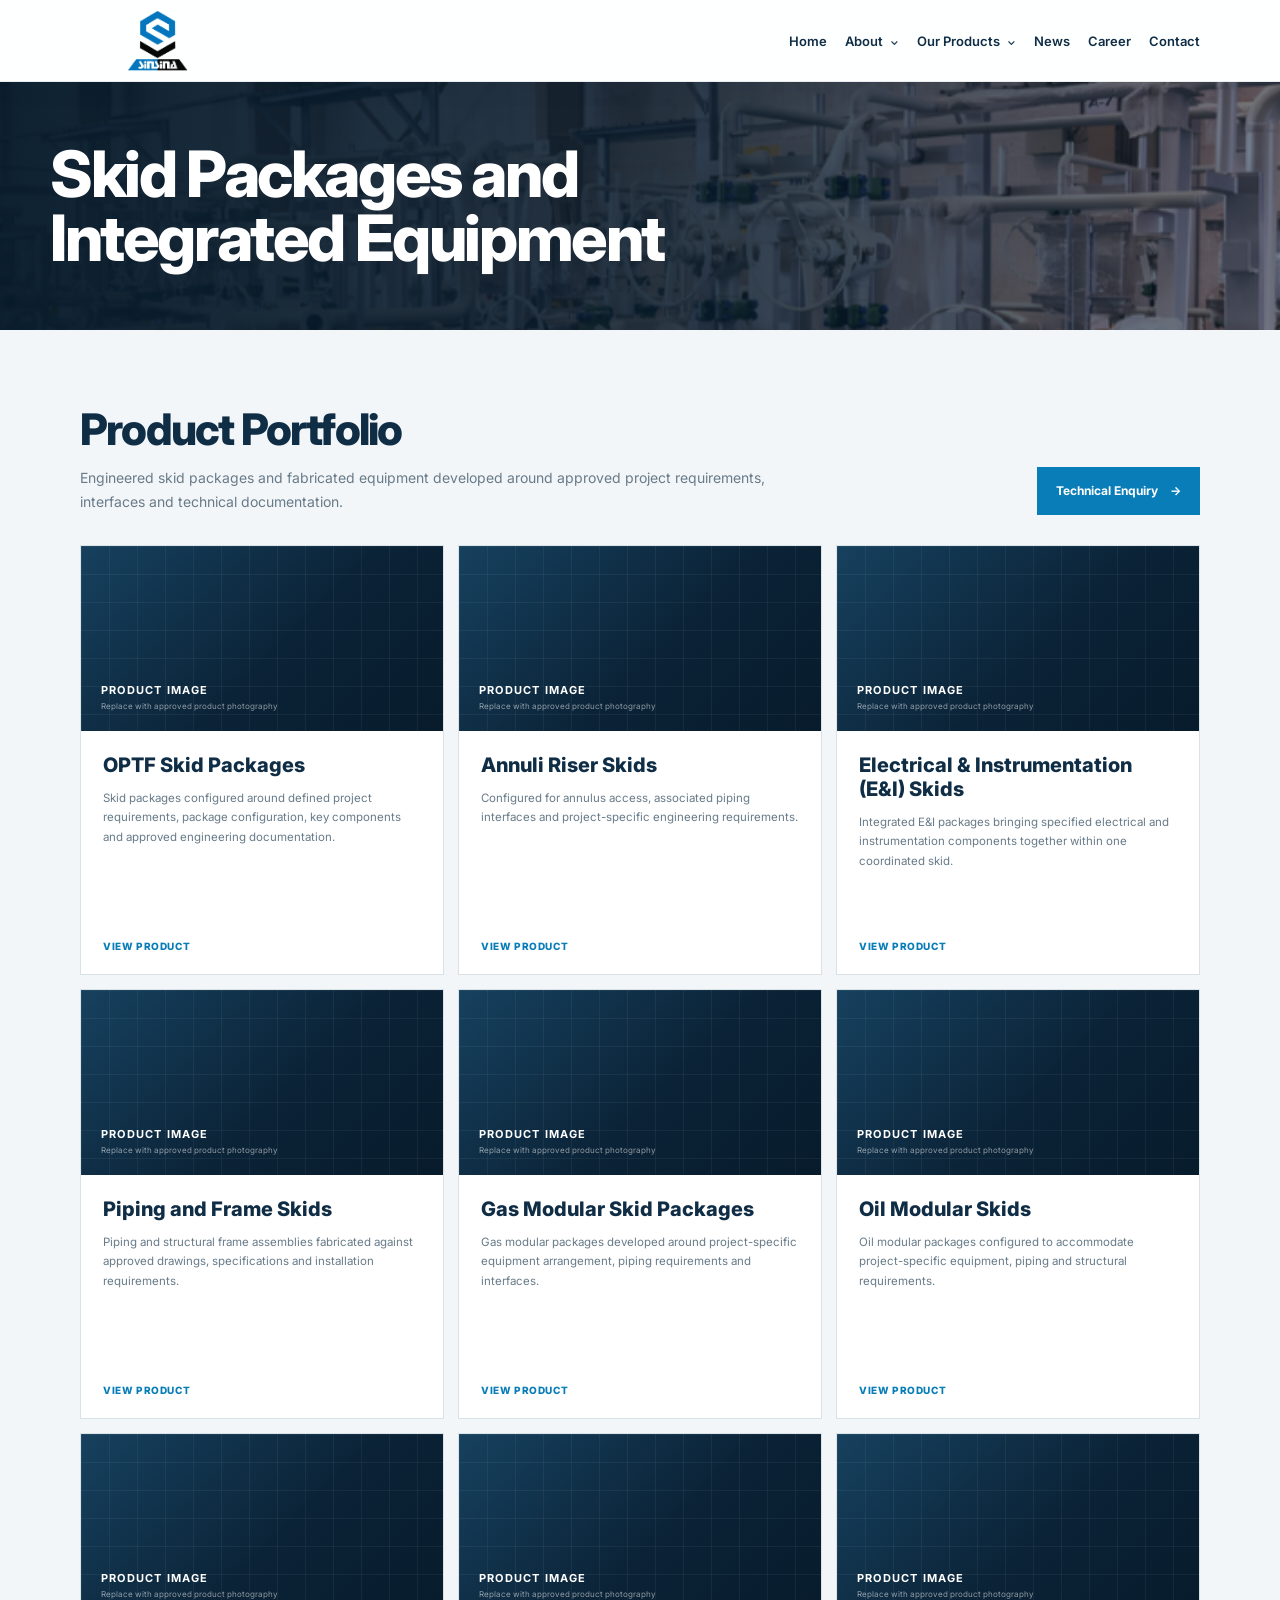
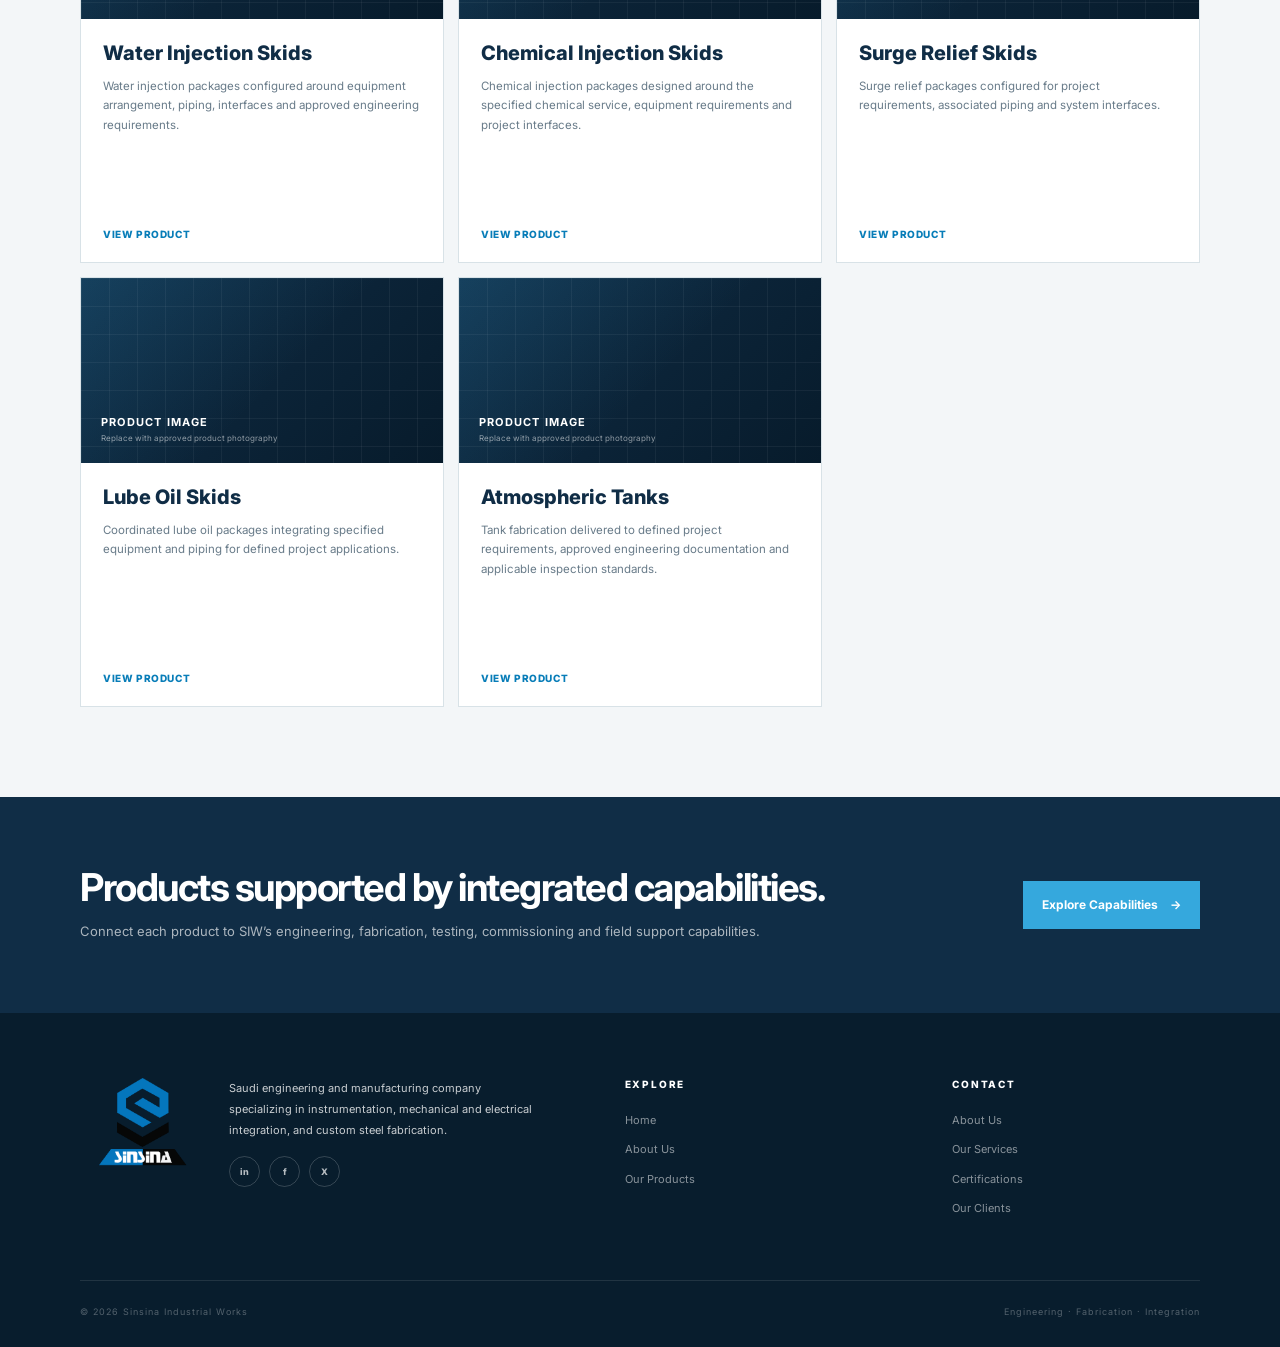
<file: products.html>
<!DOCTYPE html>
<html lang="en">

<head>
<link rel="preconnect" href="https://fonts.googleapis.com">
<link rel="preconnect" href="https://fonts.gstatic.com" crossorigin>
<link href="https://fonts.googleapis.com/css2?family=Inter:wght@400;500;600;700;800;900&display=swap" rel="stylesheet">


    <meta charset="UTF-8">

    <meta
        name="viewport"
        content="width=device-width, initial-scale=1.0"
    >

    <title>
        Our Products | Sinsina Industrial Works
    </title>


    <style>

        /* =====================================================
           RESET
        ====================================================== */

        * {
            margin: 0;
            padding: 0;
            box-sizing: border-box;
        }


        html {
            scroll-behavior: smooth;
        }


        body {

            font-family:
                Arial,
                Helvetica,
                sans-serif;

            background:
                #f4f7f9;

            color:
                #102d46;

            overflow-x:
                hidden;

            -webkit-font-smoothing:
                antialiased;

        }


        a {
            text-decoration: none;
            color: inherit;
        }


        img {
            display: block;
            max-width: 100%;
        }


        :root {

            --navy: #102d46;

            --dark: #071b2b;

            --blue: #087db8;

            --blue-light: #35a8dd;

            --page: #f4f7f9;

            --white: #ffffff;

            --text: #687b89;

            --line: #d8e2e7;

        }


        .container {

            width:
                min(
                    1120px,
                    calc(100% - 60px)
                );

            margin:
                0 auto;

        }



        /* =====================================================
           HEADER
        ====================================================== */

    
.site-header{
    position:fixed;
    top:0;
    left:0;
    width:100%;
    height:82px;
    z-index:1000;
    background:rgba(255,255,255,.94);
    backdrop-filter:blur(14px);
    -webkit-backdrop-filter:blur(14px);
    border-bottom:1px solid rgba(16,45,70,.08);
    box-shadow:0 6px 24px rgba(16,45,70,.05);
}

.nav{
    height:100%;
    display:flex;
    align-items:center;
    justify-content:space-between;
}

.brand{
    display:flex;
    align-items:center;
}

.brand img{
    width:155px;
    height:60px;
    object-fit:contain;
}

.nav-links{
    display:flex;
    align-items:center;
    gap:27px;
}

.nav-links > a,
.nav-dropdown-btn{
    border:0;
    background:none;
    color:#102d46;
    font-size:13px;
    font-weight:600;
    cursor:pointer;
    transition:.25s ease;
}

.nav-links > a:hover,
.nav-dropdown-btn:hover{
    color:#1689bd;
}

.nav-dropdown{
    position:relative;
}

.nav-dropdown-btn{
    display:flex;
    align-items:center;
    gap:7px;
}

.nav-dropdown-menu{
    position:absolute;
    top:calc(100% + 20px);
    left:50%;
    transform:translateX(-50%) translateY(8px);
    width:210px;
    padding:10px;
    background:white;
    border:1px solid #e1e8ed;
    box-shadow:0 20px 50px rgba(16,45,70,.12);
    opacity:0;
    visibility:hidden;
    transition:.25s ease;
}

.nav-dropdown:hover .nav-dropdown-menu{
    opacity:1;
    visibility:visible;
    transform:translateX(-50%) translateY(0);
}

.nav-dropdown-menu a{
    display:block;
    padding:12px 14px;
    color:#506674;
    font-size:12px;
    transition:.2s ease;
}

.nav-dropdown-menu a:hover{
    color:#1689bd;
    background:#f2f7fa;
}

.nav-contact{
    padding:11px 18px;
    border:1px solid #b8cbd6;
}

.menu-button{
    display:none;
    width:40px;
    height:40px;
    border:0;
    background:transparent;
    cursor:pointer;
    flex-direction:column;
    justify-content:center;
    align-items:center;
    gap:5px;
}

.menu-button span{
    width:23px;
    height:2px;
    background:#102d46;
}

.preview{
    padding-top:140px;
    text-align:center;
    color:#7a8d98;
    font-size:13px;
}

@media(max-width:900px){
    .menu-button{
        display:flex;
    }

    .nav-links{
        position:fixed;
        top:82px;
        left:0;
        right:0;
        display:none;
        flex-direction:column;
        align-items:stretch;
        gap:0;
        padding:15px 18px 25px;
        background:#fff;
        box-shadow:0 20px 35px rgba(7,27,43,.12);
    }

    .nav-links.open{
        display:flex;
    }

    .nav-links > a,
    .nav-dropdown-btn{
        width:100%;
        padding:14px 5px;
        text-align:left;
    }

    .nav-dropdown-menu{
        position:static;
        display:none;
        width:100%;
        opacity:1;
        visibility:visible;
        transform:none;
        box-shadow:none;
        border:0;
        padding:0 0 0 12px;
    }

    .nav-dropdown.mobile-open .nav-dropdown-menu{
        display:block;
    }
}


        /* =====================================================
           PAGE INTRO
        ====================================================== */

        .products-page {

            padding-top:
                82px;

        }


        .products-intro {

            position:
                relative;

            min-height:
                500px;

            display:
                flex;

            align-items:
                center;

            overflow:
                hidden;

            background:
                #f4f7f9;

        }


        /* BACKGROUND NUMBER */

        .intro-number {

            position:
                absolute;

            right:
                -10px;

            top:
                55px;

            color:
                rgba(22,137,189,.055);

            font-size:
                clamp(
                    180px,
                    25vw,
                    350px
                );

            font-weight:
                900;

            line-height:
                .8;

            letter-spacing:
                -18px;

            user-select:
                none;

        }


        .intro-content {

            position:
                relative;

            z-index:
                2;

            max-width:
                760px;

        }


        .section-kicker {

            display:
                flex;

            align-items:
                center;

            gap:
                11px;

            margin-bottom:
                17px;

            color:
                #1689bd;

            font-size:
                10px;

            font-weight:
                700;

            letter-spacing:
                2.3px;

            text-transform:
                uppercase;

        }


        .section-kicker::before {

            content:
                "";


            background:
                #35a8dd;

        }


        .intro-content h1 {

            max-width:
                760px;

            color:
                #102d46;

            font-size:
                clamp(
                    48px,
                    6.5vw,
                    78px
                );

            line-height:
                .92;

            letter-spacing:
                -4px;

            font-weight:
                800;

        }


        .intro-content h1 span {

            color:
                #1689bd;

        }


        .intro-content p {

            max-width:
                560px;

            margin-top:
                25px;

            color:
                #71838e;

            font-size:
                13px;

            line-height:
                1.9;

        }



        /* =====================================================
           PRODUCT NAVIGATION STRIP
        ====================================================== */

        .product-index {

            border-top:
                1px solid
                rgba(255,255,255,.15);

            border-bottom:
                1px solid
                rgba(255,255,255,.15);

            background:
                #1689bd;

        }


        .product-index-inner {

            display:
                grid;

            grid-template-columns:
                repeat(3, 1fr);

        }


        .product-index a {

            position:
                relative;

            display:
                flex;

            align-items:
                center;

            justify-content:
                space-between;

            padding:
                19px 22px;

            color:
                #ffffff;

            font-size:
                10px;

            font-weight:
                700;

            letter-spacing:
                1.3px;

            text-transform:
                uppercase;

            border-right:
                1px solid
                rgba(255,255,255,.2);

            transition:
                .3s ease;

        }


        .product-index a:last-child {

            border-right:
                none;

        }


        .product-index a:hover {

            color:
                #1689bd;

            background:
                #ffffff;

        }


        .product-index span:last-child {

            color:
                rgba(255,255,255,.65);

            font-size:
                9px;

        }


        .product-index a:hover span:last-child {

            color:
                #1689bd;

        }



        /* =====================================================
           PRODUCTS SECTION
        ====================================================== */

        .products-section {

            padding:
                85px 0 100px;

            background:
                #ffffff;

        }


        .product-card {

            position:
                relative;

            display:
                grid;

            grid-template-columns:
                46% 54%;

            min-height:
                500px;

            margin-bottom:
                28px;

            overflow:
                hidden;

            background:
                #eef3f6;

        }


        .product-card:last-child {

            margin-bottom:
                0;

        }


        .product-card:nth-child(even) {

            grid-template-columns:
                54% 46%;

        }



        /* =====================================================
           IMAGE
        ====================================================== */

        .product-image {

            position:
                relative;

            min-height:
                500px;

            overflow:
                hidden;

            background:
                #102d46;

        }


        .product-card:nth-child(even)
        .product-image {

            order:
                2;

        }


        .product-image img {

            width:
                100%;

            height:
                100%;

            object-fit:
                cover;

            transition:
                transform
                1s
                cubic-bezier(.2,.7,.2,1);

        }


        .product-card:hover
        .product-image img {

            transform:
                scale(1.045);

        }


        .product-image::after {

            content:
                "";

            position:
                absolute;

            inset:
                0;

            background:
                linear-gradient(
                    135deg,
                    rgba(7,27,42,.14),
                    transparent 60%
                );

        }



        /* =====================================================
           PRODUCT NUMBER
        ====================================================== */

        .product-number {

            position:
                absolute;

            top:
                20px;

            left:
                20px;

            z-index:
                3;

            width:
                42px;

            height:
                42px;

            display:
                flex;

            align-items:
                center;

            justify-content:
                center;

            color:
                white;

            background:
                rgba(16,45,70,.82);

            backdrop-filter:
                blur(8px);

            font-size:
                10px;

            font-weight:
                700;

            letter-spacing:
                1px;

        }



        /* =====================================================
           PRODUCT CONTENT
        ====================================================== */

        .product-content {

            position:
                relative;

            display:
                flex;

            flex-direction:
                column;

            justify-content:
                center;

            padding:
                48px 55px;

        }


        .product-content::before {

            content:
                "";

            position:
                absolute;

            top:
                0;

            left:
                0;

            width:
                3px;

            height:
                0;

            background:
                #1689bd;

            transition:
                height .7s ease;

        }


        .product-card:hover
        .product-content::before {

            height:
                100%;

        }


        .product-tag {

            margin-bottom:
                16px;

            color:
                #1689bd;

            font-size:
                9px;

            font-weight:
                700;

            letter-spacing:
                2px;

            text-transform:
                uppercase;

        }


        .product-content h2 {

            max-width:
                450px;

            color:
                #102d46;

            font-size:
                clamp(
                    34px,
                    3.4vw,
                    52px
                );

            line-height:
                .95;

            letter-spacing:
                -2.5px;

            font-weight:
                800;

        }


        .product-content p {

            max-width:
                470px;

            margin-top:
                20px;

            color:
                #687b87;

            font-size:
                12px;

            line-height:
                1.85;

        }



        /* =====================================================
           PRODUCT META
        ====================================================== */

        .product-meta {

            display:
                flex;

            gap:
                30px;

            margin-top:
                30px;

            padding-top:
                20px;

            border-top:
                1px solid
                #d2dfe5;

        }


        .meta-item span {

            display:
                block;

            margin-bottom:
                6px;

            color:
                #9aabb4;

            font-size:
                8px;

            font-weight:
                700;

            letter-spacing:
                1.3px;

            text-transform:
                uppercase;

        }


        .meta-item strong {

            color:
                #102d46;

            font-size:
                10px;

            font-weight:
                700;

        }



        /* =====================================================
           EXPLORE
        ====================================================== */

        .product-explore {

            display:
                inline-flex;

            align-items:
                center;

            gap:
                13px;

            margin-top:
                28px;

            width:
                fit-content;

            color:
                #102d46;

            font-size:
                9px;

            font-weight:
                700;

            letter-spacing:
                1.4px;

            text-transform:
                uppercase;

        }


        .explore-arrow {

            width:
                32px;

            height:
                32px;

            display:
                flex;

            align-items:
                center;

            justify-content:
                center;

            color:
                white;

            background:
                #1689bd;

            transition:
                .3s ease;

        }


        .product-card:hover
        .explore-arrow {

            transform:
                translateX(6px);

            background:
                #102d46;

        }



        /* =====================================================
           FOOTER
           SAME STYLE / SCALE AS HOME
        ====================================================== */

        .site-footer {

            width:
                100%;

            padding:
                65px 0 35px;

            background:
                #081d2d;

            color:
                white;

        }


        .footer-top {

            display:
                grid;

            grid-template-columns:
                1.4fr 1fr 1fr;

            gap:
                70px;

            padding-bottom:
                55px;

            border-bottom:
                1px solid
                rgba(255,255,255,.1);

        }


        .footer-brand img {

            width:
                150px;

            margin-bottom:
                20px;

        }


        .footer-brand p {

            max-width:
                350px;

            color:
                rgba(255,255,255,.5);

            font-size:
                11px;

            line-height:
                1.9;

        }


        .footer-column h4 {

            margin-bottom:
                20px;

            color:
                white;

            font-size:
                10px;

            letter-spacing:
                1.8px;

            text-transform:
                uppercase;

        }


        .footer-column a {

            display:
                block;

            margin-bottom:
                12px;

            color:
                rgba(255,255,255,.5);

            font-size:
                11px;

            transition:
                color .2s ease;

        }


        .footer-column a:hover {

            color:
                #55b9e7;

        }


        .footer-bottom {

            display:
                flex;

            justify-content:
                space-between;

            padding-top:
                25px;

            color:
                rgba(255,255,255,.3);

            font-size:
                9px;

            letter-spacing:
                1px;

        }



        /* =====================================================
           REVEAL
        ====================================================== */

        .reveal {

            opacity:
                0;

            transform:
                translateY(25px);

            animation:
                revealIn
                .8s
                ease
                forwards;

        }


        @keyframes revealIn {

            to {

                opacity:
                    1;

                transform:
                    translateY(0);

            }

        }



        /* =====================================================
           RESPONSIVE — TABLET
        ====================================================== */

        @media (max-width: 950px) {

            .container {

                width:
                    calc(100% - 45px);

            }


            .nav-links {

                gap:
                    16px;

            }


            .nav-links > a,
            .nav-dropdown-btn {

                font-size:
                    11px;

            }


            .product-card,
            .product-card:nth-child(even) {

                grid-template-columns:
                    1fr 1fr;

            }


            .product-content {

                padding:
                    38px;

            }


            .product-content h2 {

                font-size:
                    40px;

            }


            .product-image {

                min-height:
                    440px;

            }


            .product-card {

                min-height:
                    440px;

            }


            .footer-top {

                gap:
                    40px;

            }

        }



        /* =====================================================
           RESPONSIVE — MOBILE
        ====================================================== */

        @media (max-width: 750px) {

            .container {

                width:
                    calc(100% - 36px);

            }


            .site-header {

                height:
                    72px;

            }


            .products-page {

                padding-top:
                    72px;

            }


            .brand img {

                width:
                    125px;

                height:
                    48px;

            }


            .nav-links {

                display:
                    none;

            }


            .products-intro {

                min-height:
                    430px;

            }


            .intro-number {

                right:
                    -15px;

                top:
                    70px;

                font-size:
                    180px;

            }


            .intro-content {

                max-width:
                    100%;

            }


            .intro-content h1 {

                font-size:
                    50px;

                letter-spacing:
                    -3px;

            }


            .intro-content p {

                max-width:
                    100%;

                margin-top:
                    22px;

                font-size:
                    12px;

            }


            .product-index-inner {

                grid-template-columns:
                    1fr;

            }


            .product-index a {

                padding:
                    17px 18px;

                border-right:
                    none;

                border-bottom:
                    1px solid
                    rgba(255,255,255,.2);

            }


            .product-index a:last-child {

                border-bottom:
                    none;

            }


            .products-section {

                padding:
                    55px 0 70px;

            }


            .product-card,
            .product-card:nth-child(even) {

                grid-template-columns:
                    1fr;

                margin-bottom:
                    25px;

            }


            .product-image,
            .product-card:nth-child(even)
            .product-image {

                order:
                    0;

                min-height:
                    320px;

            }


            .product-number {

                top:
                    16px;

                left:
                    16px;

                width:
                    40px;

                height:
                    40px;

            }


            .product-content {

                min-height:
                    auto;

                padding:
                    38px 25px 42px;

            }


            .product-content h2 {

                font-size:
                    38px;

                letter-spacing:
                    -2px;

            }


            .product-content p {

                font-size:
                    12px;

            }


            .product-meta {

                gap:
                    22px;

                margin-top:
                    25px;

            }


            .footer-top {

                grid-template-columns:
                    1fr;

                gap:
                    40px;

            }


            .footer-bottom {

                display:
                    block;

                line-height:
                    2;

            }


            .footer-bottom span {

                display:
                    block;

            }

        }



        /* =====================================================
           SMALL MOBILE
        ====================================================== */

        @media (max-width: 450px) {

            .intro-content h1 {

                font-size:
                    44px;

            }


            .products-intro {

                min-height:
                    410px;

            }


            .product-image,
            .product-card:nth-child(even)
            .product-image {

                min-height:
                    285px;

            }


            .product-content {

                padding:
                    32px 22px 38px;

            }


            .product-content h2 {

                font-size:
                    34px;

            }


            .product-meta {

                flex-wrap:
                    wrap;

            }

        }

    </style>


<style>
/* =========================================================
   PRODUCTS — CREATIVE PREMIUM REDESIGN
   Built on your current page and current content
   ========================================================= */

:root{
  --p-navy:#071b2b;
  --p-navy2:#102d46;
  --p-blue:#087db8;
  --p-cyan:#35a8dd;
  --p-ice:#eef3f6;
  --p-white:#fff;
  --p-text:#657984;
  --p-line:rgba(7,27,43,.10);
  --p-glow:rgba(53,168,221,.18);
  --p-shadow:0 28px 80px rgba(7,27,43,.14);
}

body{
  font-family:"Inter",Arial,Helvetica,sans-serif !important;
  background:#edf3f6 !important;
}

/* ---------- PAGE PROGRESS ---------- */
.products-progress{
  position:fixed;
  left:0;
  top:0;
  z-index:9999;
  height:3px;
  width:0;
  background:linear-gradient(90deg,var(--p-cyan),#7bdcff);
  box-shadow:0 0 18px rgba(53,168,221,.6);
}

/* ---------- HERO ---------- */
.products-intro{
  min-height:680px !important;
  padding:0 !important;
  display:flex !important;
  align-items:center !important;
  overflow:hidden !important;
  background:
    radial-gradient(circle at 79% 34%,rgba(53,168,221,.18),transparent 27%),
    linear-gradient(135deg,#061824 0%,#0b2c42 56%,#10415f 100%) !important;
  color:#fff !important;
  isolation:isolate;
}

.products-intro::before{
  content:"";
  position:absolute;
  inset:0;
  background-image:
    linear-gradient(rgba(53,168,221,.10) 1px,transparent 1px),
    linear-gradient(90deg,rgba(53,168,221,.10) 1px,transparent 1px);
  background-size:68px 68px;
  mask-image:linear-gradient(90deg,black,transparent 82%);
  opacity:.6;
  pointer-events:none;
}

.products-intro::after{
  content:"";
  position:absolute;
  width:600px;
  height:600px;
  right:-150px;
  top:-105px;
  border:1px solid rgba(83,190,235,.26);
  border-radius:50%;
  box-shadow:
    inset 0 0 0 70px rgba(53,168,221,.025),
    inset 0 0 0 145px rgba(53,168,221,.02),
    inset 0 0 0 215px rgba(53,168,221,.018);
  pointer-events:none;
}

.products-intro .container{
  position:relative;
  z-index:4;
}

.intro-content{
  max-width:850px !important;
  padding-top:60px;
}

.section-kicker{
  color:#69cef4 !important;
  font-size:10px !important;
  font-weight:800 !important;
  letter-spacing:2.7px !important;
  margin-bottom:22px !important;
}

.section-kicker::before{
  background:#69cef4 !important;
}

.intro-content h1{
  max-width:860px;
  color:#fff !important;
  font-size:clamp(66px,8vw,112px) !important;
  line-height:.86 !important;
  letter-spacing:-6px !important;
  font-weight:800 !important;
  margin:0 !important;
}

.intro-content h1 span{
  color:#54bce9 !important;
}

.intro-content p{
  max-width:580px !important;
  margin-top:30px !important;
  color:rgba(255,255,255,.70) !important;
  font-size:14px !important;
  line-height:1.9 !important;
}

.intro-number{
  right:-55px !important;
  top:115px !important;
  color:transparent !important;
  -webkit-text-stroke:1px rgba(255,255,255,.14);
  font-size:clamp(250px,28vw,420px) !important;
  font-weight:900 !important;
  opacity:1 !important;
  letter-spacing:-24px !important;
}

.products-hero-meta{
  display:flex;
  gap:34px;
  flex-wrap:wrap;
  margin-top:38px;
}

.products-hero-meta span{
  display:flex;
  align-items:center;
  gap:10px;
  color:rgba(255,255,255,.66);
  font-size:9px;
  font-weight:700;
  letter-spacing:1.6px;
  text-transform:uppercase;
}

.products-hero-meta span::before{
  content:"";
  width:22px;
  height:1px;
  background:#57bfe9;
}

.products-hero-stamp{
  position:absolute;
  right:6%;
  bottom:40px;
  z-index:5;
  color:rgba(255,255,255,.38);
  text-align:right;
  font-size:9px;
  line-height:1.7;
  letter-spacing:2px;
  text-transform:uppercase;
}

/* ---------- PRODUCT INDEX ---------- */
.product-index{
  position:sticky !important;
  top:82px !important;
  z-index:900 !important;
  background:rgba(7,27,43,.96) !important;
  backdrop-filter:blur(14px);
  box-shadow:0 14px 35px rgba(7,27,43,.10);
}

.product-index-inner{
  min-height:64px;
  align-items:stretch !important;
}

.product-index a{
  position:relative;
  display:flex !important;
  align-items:center !important;
  justify-content:space-between !important;
  padding:0 24px !important;
  color:rgba(255,255,255,.62) !important;
  font-size:10px !important;
  font-weight:700 !important;
  letter-spacing:.8px;
  border-right:1px solid rgba(255,255,255,.09) !important;
  transition:.25s ease !important;
}

.product-index a::after{
  content:"";
  position:absolute;
  left:0;
  bottom:0;
  width:0;
  height:2px;
  background:var(--p-cyan);
  transition:width .25s ease;
}

.product-index a:hover,
.product-index a.active{
  color:#fff !important;
  background:rgba(53,168,221,.08);
}

.product-index a:hover::after,
.product-index a.active::after{
  width:100%;
}

/* ---------- PRODUCTS SECTION ---------- */
.products-section{
  padding:110px 0 130px !important;
  background:
    linear-gradient(180deg,#edf3f6 0%,#f8fafb 52%,#edf3f6 100%) !important;
  overflow:visible !important;
}

.products-section > .container{
  display:block !important;
}

/* make every existing product card a full chapter */
.product-card{
  position:relative !important;
  display:grid !important;
  grid-template-columns:minmax(0,1.06fr) minmax(380px,.94fr) !important;
  min-height:620px !important;
  margin-bottom:90px !important;
  background:#fff !important;
  border:1px solid rgba(7,27,43,.08) !important;
  overflow:hidden !important;
  box-shadow:0 18px 55px rgba(7,27,43,.075) !important;
  transform:none !important;
  transition:
    transform .4s cubic-bezier(.2,.7,.2,1),
    box-shadow .4s ease,
    border-color .4s ease !important;
}

.product-card:hover{
  transform:translateY(-8px) !important;
  border-color:rgba(53,168,221,.24) !important;
  box-shadow:var(--p-shadow) !important;
}

.product-card:nth-child(even){
  grid-template-columns:minmax(380px,.94fr) minmax(0,1.06fr) !important;
}

.product-card:nth-child(even) .product-image{
  order:2 !important;
}

.product-card:nth-child(even) .product-content{
  order:1 !important;
}

/* visual technical rail */
.product-card::before{
  content:"";
  position:absolute;
  z-index:5;
  left:0;
  top:0;
  width:4px;
  height:100%;
  background:linear-gradient(180deg,var(--p-cyan),transparent 75%);
}

.product-card::after{
  content:"";
  position:absolute;
  z-index:5;
  right:17px;
  top:17px;
  width:24px;
  height:24px;
  border-top:1px solid rgba(53,168,221,.46);
  border-right:1px solid rgba(53,168,221,.46);
  pointer-events:none;
}

/* image */
.product-image{
  position:relative !important;
  min-height:620px !important;
  overflow:hidden !important;
  background:#0c2a3d !important;
}

.product-image img{
  width:100% !important;
  height:100% !important;
  object-fit:cover !important;
  transition:transform .7s cubic-bezier(.2,.7,.2,1),filter .7s ease !important;
}

.product-card:hover .product-image img{
  transform:scale(1.045);
  filter:saturate(1.08) contrast(1.03);
}

.product-image::after{
  content:"";
  position:absolute;
  inset:0;
  background:
    linear-gradient(180deg,transparent 58%,rgba(7,27,43,.67)),
    linear-gradient(90deg,rgba(7,27,43,.10),transparent 45%);
  pointer-events:none;
}

.product-number{
  top:24px !important;
  left:24px !important;
  width:58px !important;
  height:58px !important;
  display:grid !important;
  place-items:center !important;
  z-index:4 !important;
  background:rgba(7,27,43,.72) !important;
  color:#fff !important;
  border:1px solid rgba(255,255,255,.18) !important;
  backdrop-filter:blur(10px);
  font-size:13px !important;
  font-weight:800 !important;
  box-shadow:0 12px 30px rgba(7,27,43,.22);
}

.product-image .product-visual-label{
  position:absolute;
  left:28px;
  bottom:26px;
  z-index:4;
  color:rgba(255,255,255,.78);
  font-size:9px;
  font-weight:700;
  letter-spacing:2px;
  text-transform:uppercase;
}

/* content */
.product-content{
  position:relative !important;
  min-height:620px !important;
  padding:70px 64px 58px !important;
  display:flex !important;
  flex-direction:column !important;
  justify-content:center !important;
  overflow:hidden !important;
  background:
    radial-gradient(circle at 110% -10%,rgba(53,168,221,.09),transparent 30%),
    #fff !important;
}

.product-content::before{
  content:"";
  position:absolute;
  right:-100px;
  bottom:-100px;
  width:250px;
  height:250px;
  border:1px solid rgba(53,168,221,.12);
  border-radius:50%;
  box-shadow:
    inset 0 0 0 45px rgba(53,168,221,.015),
    inset 0 0 0 90px rgba(53,168,221,.012);
}

.product-tag{
  position:relative;
  z-index:2;
  display:flex !important;
  align-items:center !important;
  gap:11px !important;
  color:#1689bd !important;
  font-size:9px !important;
  font-weight:800 !important;
  letter-spacing:2.1px !important;
  text-transform:uppercase !important;
}

.product-tag::before{
  content:"";
  width:26px;
  height:1px;
  background:#1689bd;
}

.product-content h2{
  position:relative;
  z-index:2;
  margin-top:22px !important;
  color:var(--p-navy2) !important;
  font-size:clamp(48px,5vw,72px) !important;
  line-height:.91 !important;
  letter-spacing:-4px !important;
  font-weight:800 !important;
}

.product-content p{
  position:relative;
  z-index:2;
  max-width:480px;
  margin-top:26px !important;
  color:var(--p-text) !important;
  font-size:13px !important;
  line-height:1.85 !important;
}

.product-meta{
  position:relative;
  z-index:2;
  display:grid !important;
  grid-template-columns:repeat(2,minmax(0,1fr)) !important;
  gap:0 !important;
  margin-top:34px !important;
  border-top:1px solid var(--p-line);
  border-bottom:1px solid var(--p-line);
}

.meta-item{
  padding:18px 18px 18px 0 !important;
}

.meta-item + .meta-item{
  padding-left:22px !important;
  border-left:1px solid var(--p-line);
}

.meta-item span{
  display:block;
  color:#8ba0ab !important;
  font-size:8px !important;
  font-weight:800 !important;
  letter-spacing:1.7px !important;
  text-transform:uppercase !important;
}

.meta-item strong{
  display:block;
  margin-top:7px;
  color:var(--p-navy2) !important;
  font-size:12px !important;
  font-weight:700 !important;
}

.product-explore{
  position:relative;
  z-index:2;
  align-self:flex-start;
  display:inline-flex !important;
  align-items:center !important;
  gap:16px !important;
  margin-top:32px !important;
  padding:13px 16px !important;
  border:1px solid #cbd9e0 !important;
  color:var(--p-navy2) !important;
  font-size:9px !important;
  font-weight:800 !important;
  letter-spacing:1.3px !important;
  text-transform:uppercase !important;
  transition:.25s ease !important;
}

.product-explore:hover{
  color:#fff !important;
  background:var(--p-navy2) !important;
  border-color:var(--p-navy2) !important;
  transform:translateY(-2px);
}

.explore-arrow{
  width:26px;
  height:26px;
  display:grid;
  place-items:center;
  border-radius:50%;
  background:#eef5f8;
  color:#1689bd;
  transition:.25s ease;
}

.product-explore:hover .explore-arrow{
  background:#fff;
  transform:translateX(3px);
}

/* ---------- FLOATING PRODUCT COUNTER ---------- */
.products-floating-counter{
  position:fixed;
  z-index:880;
  right:24px;
  top:50%;
  transform:translateY(-50%);
  display:flex;
  flex-direction:column;
  gap:10px;
}

.products-floating-counter button{
  width:36px;
  height:36px;
  display:grid;
  place-items:center;
  border:1px solid rgba(7,27,43,.12);
  background:rgba(255,255,255,.88);
  backdrop-filter:blur(10px);
  color:#81939d;
  font:700 9px/1 "Inter";
  cursor:pointer;
  transition:.25s ease;
}

.products-floating-counter button:hover,
.products-floating-counter button.active{
  color:#fff;
  background:var(--p-navy2);
  border-color:var(--p-navy2);
  transform:translateX(-3px);
}

/* reveal */
.product-card{
  opacity:0;
  transform:translateY(34px) !important;
}
.product-card.is-visible{
  opacity:1;
  transform:translateY(0) !important;
  transition:
    opacity .7s ease,
    transform .75s cubic-bezier(.2,.7,.2,1),
    box-shadow .4s ease,
    border-color .4s ease !important;
}
.product-card.is-visible:hover{
  transform:translateY(-8px) !important;
}

/* responsive */
@media(max-width:1050px){
  .products-floating-counter{display:none}
  .product-content{padding:55px 42px 48px !important}
  .product-card,
  .product-card:nth-child(even){
    grid-template-columns:1fr 1fr !important;
  }
}

@media(max-width:780px){
  .products-intro{min-height:590px !important}
  .intro-content h1{
    font-size:clamp(54px,15vw,82px) !important;
    letter-spacing:-4px !important;
  }
  .intro-number{font-size:220px !important;top:170px !important}

  .product-index{
    position:relative !important;
    top:auto !important;
  }

  .product-card,
  .product-card:nth-child(even){
    grid-template-columns:1fr !important;
    min-height:auto !important;
    margin-bottom:38px !important;
  }

  .product-card:nth-child(even) .product-image,
  .product-card:nth-child(even) .product-content{
    order:initial !important;
  }

  .product-image{
    min-height:330px !important;
  }

  .product-content{
    min-height:auto !important;
    padding:42px 26px 44px !important;
  }

  .product-content h2{
    font-size:44px !important;
    letter-spacing:-2.5px !important;
  }

  .product-meta{
    grid-template-columns:1fr !important;
  }

  .meta-item + .meta-item{
    padding-left:0 !important;
    border-left:0 !important;
    border-top:1px solid var(--p-line);
  }

  .products-hero-stamp{display:none}
}
</style>


<style>
/* =========================================================
   PRODUCTS V2 — COMPACT OIL & GAS ENGINEERING LANGUAGE
   Removes generic circles, tightens scale, adds vessel/piping geometry
   ========================================================= */

/* ----- REMOVE CIRCULAR DECOR ----- */
.products-intro::after,
.product-content::before{
  display:none !important;
}

/* ----- HERO: tighter + industrial schematic feel ----- */
.products-intro{
  min-height:540px !important;
  background:
    linear-gradient(115deg,rgba(7,27,43,.99) 0%,rgba(7,27,43,.95) 47%,rgba(12,52,76,.91) 100%) !important;
}

.products-intro::before{
  background-image:
    linear-gradient(rgba(53,168,221,.08) 1px,transparent 1px),
    linear-gradient(90deg,rgba(53,168,221,.08) 1px,transparent 1px),
    linear-gradient(45deg,transparent 49.5%,rgba(53,168,221,.025) 50%,transparent 50.5%);
  background-size:56px 56px,56px 56px,112px 112px;
  mask-image:linear-gradient(90deg,black,transparent 90%);
  opacity:.72;
}

.intro-content{
  max-width:720px !important;
  padding-top:34px !important;
}

.intro-content h1{
  font-size:clamp(54px,6.4vw,88px) !important;
  line-height:.9 !important;
  letter-spacing:-4.5px !important;
}

.intro-content p{
  max-width:520px !important;
  margin-top:24px !important;
}

.intro-number{
  right:2% !important;
  top:128px !important;
  font-size:clamp(150px,18vw,270px) !important;
  letter-spacing:-14px !important;
  -webkit-text-stroke:1px rgba(255,255,255,.09);
}

/* engineering vessel silhouette on hero */
.products-intro .container::after{
  content:"";
  position:absolute;
  right:1%;
  top:50%;
  width:310px;
  height:118px;
  transform:translateY(-35%);
  border:1px solid rgba(92,198,240,.26);
  border-radius:59px;
  opacity:.7;
  background:
    linear-gradient(90deg,
      transparent 0 8%,
      rgba(92,198,240,.15) 8% 8.7%,
      transparent 8.7% 49.4%,
      rgba(92,198,240,.16) 49.4% 50.2%,
      transparent 50.2% 91.3%,
      rgba(92,198,240,.15) 91.3% 92%,
      transparent 92%),
    linear-gradient(0deg,
      transparent 0 48.7%,
      rgba(92,198,240,.12) 48.7% 49.6%,
      transparent 49.6%);
  box-shadow:
    -34px 0 0 -33px rgba(92,198,240,.18),
    34px 0 0 -33px rgba(92,198,240,.18);
}

.products-intro .container::before{
  content:"";
  position:absolute;
  right:9.5%;
  top:calc(50% + 46px);
  width:138px;
  height:34px;
  border-left:1px solid rgba(92,198,240,.22);
  border-right:1px solid rgba(92,198,240,.22);
  border-bottom:1px solid rgba(92,198,240,.22);
  transform:skewX(-12deg);
  opacity:.6;
}

.products-hero-meta{
  gap:24px !important;
  margin-top:30px !important;
}
.products-hero-meta span{
  font-size:8px !important;
  letter-spacing:1.4px !important;
}
.products-hero-meta span::before{
  width:16px !important;
}

/* ----- INDEX: slimmer ----- */
.product-index-inner{
  min-height:54px !important;
}
.product-index a{
  padding:0 18px !important;
  font-size:9px !important;
}

/* ----- PRODUCTS SECTION: tighter overall ----- */
.products-section{
  padding:72px 0 92px !important;
}

/* chapters now compact, more like engineered modules */
.product-card{
  grid-template-columns:minmax(0,.95fr) minmax(360px,1.05fr) !important;
  min-height:470px !important;
  margin-bottom:48px !important;
  box-shadow:0 14px 40px rgba(7,27,43,.07) !important;
}

.product-card:nth-child(even){
  grid-template-columns:minmax(360px,1.05fr) minmax(0,.95fr) !important;
}

.product-image{
  min-height:470px !important;
}

.product-content{
  min-height:470px !important;
  padding:48px 46px 42px !important;
  background:#fff !important;
}

/* stronger technical geometry instead of circles */
.product-content::after{
  content:"";
  position:absolute;
  right:24px;
  top:24px;
  width:84px;
  height:46px;
  opacity:.38;
  background:
    linear-gradient(90deg,rgba(8,125,184,.35) 1px,transparent 1px),
    linear-gradient(rgba(8,125,184,.35) 1px,transparent 1px);
  background-size:14px 14px;
  clip-path:polygon(0 0,100% 0,100% 68%,72% 68%,72% 100%,0 100%);
}

.product-card::after{
  width:20px !important;
  height:20px !important;
  right:14px !important;
  top:14px !important;
}

/* piping route accent */
.product-card .product-content{
  --pipe:rgba(8,125,184,.18);
}

.product-card .product-content > *{
  position:relative;
  z-index:2;
}

.product-card .product-content::before{
  content:"";
  display:block !important;
  position:absolute;
  left:0;
  top:26%;
  width:34px;
  height:48%;
  border-top:1px solid var(--pipe);
  border-right:1px solid var(--pipe);
  border-bottom:1px solid var(--pipe);
  border-radius:0 14px 14px 0;
  pointer-events:none;
}

/* product titles less oversized */
.product-content h2{
  font-size:clamp(40px,4.2vw,58px) !important;
  line-height:.92 !important;
  letter-spacing:-3px !important;
  margin-top:18px !important;
}

.product-content p{
  margin-top:20px !important;
  font-size:12.5px !important;
  line-height:1.75 !important;
}

/* technical meta becomes a compact engineering data strip */
.product-meta{
  margin-top:26px !important;
}
.meta-item{
  padding:14px 14px 14px 0 !important;
}
.meta-item + .meta-item{
  padding-left:18px !important;
}
.meta-item span{
  font-size:7.5px !important;
}
.meta-item strong{
  margin-top:5px !important;
  font-size:11px !important;
}

.product-explore{
  margin-top:24px !important;
  padding:11px 14px !important;
  font-size:8px !important;
}

/* image overlay more technical, less cinematic */
.product-image::after{
  background:
    linear-gradient(180deg,transparent 68%,rgba(7,27,43,.62)),
    linear-gradient(90deg,rgba(7,27,43,.12),transparent 52%) !important;
}

/* vessel + piping drafting marks inside image */
.product-image::before{
  content:"";
  position:absolute;
  z-index:3;
  right:22px;
  bottom:22px;
  width:96px;
  height:58px;
  opacity:.52;
  background:
    linear-gradient(90deg,transparent 0 13%,rgba(255,255,255,.42) 13% 14%,transparent 14% 49%,rgba(255,255,255,.42) 49% 50%,transparent 50% 86%,rgba(255,255,255,.42) 86% 87%,transparent 87%),
    linear-gradient(0deg,transparent 0 48%,rgba(255,255,255,.35) 48% 50%,transparent 50%);
  border:1px solid rgba(255,255,255,.28);
  border-radius:29px;
}

.product-visual-label{
  left:22px !important;
  bottom:19px !important;
  font-size:7.5px !important;
  letter-spacing:1.7px !important;
}

/* number smaller */
.product-number{
  width:48px !important;
  height:48px !important;
  top:18px !important;
  left:18px !important;
  font-size:11px !important;
}

/* floating counter slimmer */
.products-floating-counter button{
  width:31px !important;
  height:31px !important;
}

/* Hover remains refined */
.product-card:hover{
  transform:translateY(-5px) !important;
}

/* responsive */
@media(max-width:1050px){
  .products-intro .container::after,
  .products-intro .container::before{
    opacity:.42;
    transform:translateY(-35%) scale(.82);
    transform-origin:right center;
  }

  .product-card,
  .product-card:nth-child(even){
    grid-template-columns:1fr 1fr !important;
  }

  .product-content{
    padding:42px 34px 38px !important;
  }
}

@media(max-width:780px){
  .products-intro{
    min-height:520px !important;
  }

  .products-intro .container::after,
  .products-intro .container::before{
    display:none;
  }

  .intro-content h1{
    font-size:clamp(48px,13vw,68px) !important;
    letter-spacing:-3px !important;
  }

  .intro-number{
    font-size:150px !important;
    top:185px !important;
  }

  .product-card,
  .product-card:nth-child(even){
    grid-template-columns:1fr !important;
    min-height:auto !important;
    margin-bottom:28px !important;
  }

  .product-image{
    min-height:285px !important;
  }

  .product-content{
    min-height:auto !important;
    padding:34px 22px 36px !important;
  }

  .product-content h2{
    font-size:40px !important;
    letter-spacing:-2.2px !important;
  }

  .product-content::after{
    width:64px;
    height:36px;
  }
}
</style>


<style>
/* =========================================================
   PRODUCTS V3 — SAME CREATIVE LEVEL AS SERVICES
   Split cinematic hero + compact equipment modules
   ========================================================= */

/* ---------- HERO: split cinematic like Services ---------- */
.products-intro{
  min-height:560px !important;
  padding:0 !important;
  background:#071b2b !important;
  overflow:hidden !important;
}

.products-intro::before{
  content:"";
  position:absolute;
  inset:0;
  z-index:0;
  background:
    linear-gradient(90deg,rgba(7,27,43,.99) 0%,rgba(7,27,43,.96) 47%,rgba(7,27,43,.60) 68%,rgba(7,27,43,.20) 100%),
    linear-gradient(0deg,rgba(7,27,43,.75),transparent 50%),
    url("33.png") center right / 52% 100% no-repeat !important;
  opacity:1 !important;
  mask-image:none !important;
  pointer-events:none;
}

.products-intro::after{
  content:"";
  display:block !important;
  position:absolute;
  inset:0;
  z-index:1;
  background-image:
    linear-gradient(rgba(53,168,221,.075) 1px,transparent 1px),
    linear-gradient(90deg,rgba(53,168,221,.075) 1px,transparent 1px);
  background-size:56px 56px;
  mask-image:linear-gradient(90deg,black 0%,black 45%,transparent 82%);
  pointer-events:none;
}

.products-intro .container{
  position:relative !important;
  z-index:3 !important;
}

.intro-content{
  max-width:650px !important;
  padding-top:40px !important;
}

.section-kicker{
  margin-bottom:18px !important;
}

.intro-content h1{
  max-width:650px !important;
  font-size:clamp(54px,6vw,84px) !important;
  line-height:.89 !important;
  letter-spacing:-4px !important;
}

.intro-content p{
  max-width:500px !important;
  margin-top:22px !important;
  font-size:13px !important;
  line-height:1.8 !important;
}

.intro-number{
  display:none !important;
}

.products-hero-meta{
  margin-top:28px !important;
  gap:18px !important;
}

.products-hero-meta span{
  font-size:7.5px !important;
  letter-spacing:1.2px !important;
}

.products-hero-stamp{
  right:3.5% !important;
  bottom:28px !important;
}

/* technical split line */
.products-intro .container::before{
  content:"";
  display:block !important;
  position:absolute;
  left:calc(50% + 90px);
  top:50%;
  width:1px;
  height:260px;
  transform:translateY(-50%);
  background:linear-gradient(transparent,rgba(91,197,239,.40),transparent);
  opacity:.8;
}

.products-intro .container::after{
  content:"VESSEL / SKID / FABRICATION";
  position:absolute;
  right:-2px;
  top:88px;
  width:auto;
  height:auto;
  border:0;
  border-radius:0;
  background:none;
  box-shadow:none;
  color:rgba(255,255,255,.42);
  font-size:8px;
  font-weight:700;
  letter-spacing:2px;
  transform:none;
}

/* ---------- INDEX: compact and premium ---------- */
.product-index{
  top:82px !important;
  background:rgba(7,27,43,.97) !important;
}

.product-index-inner{
  min-height:50px !important;
}

.product-index a{
  min-height:50px;
  padding:0 16px !important;
  font-size:8.5px !important;
}

/* ---------- SECTION: compact modules ---------- */
.products-section{
  padding:64px 0 90px !important;
  background:
    linear-gradient(180deg,#edf3f6 0%,#f8fafb 50%,#edf3f6 100%) !important;
}

.product-card{
  grid-template-columns:42% 58% !important;
  min-height:390px !important;
  margin-bottom:30px !important;
  border-radius:0 !important;
  box-shadow:0 12px 34px rgba(7,27,43,.06) !important;
}

.product-card:nth-child(even){
  grid-template-columns:58% 42% !important;
}

.product-image{
  min-height:390px !important;
}

.product-content{
  min-height:390px !important;
  padding:36px 38px 34px !important;
  justify-content:center !important;
}

/* industrial cut-corner language */
.product-card{
  clip-path:polygon(0 0,calc(100% - 18px) 0,100% 18px,100% 100%,0 100%);
}

.product-card::after{
  right:8px !important;
  top:8px !important;
  width:14px !important;
  height:14px !important;
}

/* subtle equipment blueprint marks */
.product-content::after{
  width:72px !important;
  height:38px !important;
  right:18px !important;
  top:18px !important;
  opacity:.32 !important;
}

.product-content::before{
  left:0 !important;
  top:30% !important;
  width:22px !important;
  height:40% !important;
  border-radius:0 9px 9px 0 !important;
}

/* title scale */
.product-content h2{
  font-size:clamp(36px,3.8vw,52px) !important;
  letter-spacing:-2.5px !important;
  margin-top:14px !important;
}

.product-tag{
  font-size:8px !important;
  letter-spacing:1.7px !important;
}

.product-content p{
  max-width:500px !important;
  margin-top:16px !important;
  font-size:11.5px !important;
  line-height:1.7 !important;
}

/* compact spec strip */
.product-meta{
  margin-top:20px !important;
}

.meta-item{
  padding:11px 12px 11px 0 !important;
}

.meta-item + .meta-item{
  padding-left:14px !important;
}

.meta-item span{
  font-size:7px !important;
}

.meta-item strong{
  font-size:10.5px !important;
}

/* CTA smaller */
.product-explore{
  margin-top:20px !important;
  padding:10px 13px !important;
  font-size:7.5px !important;
}

.explore-arrow{
  width:23px !important;
  height:23px !important;
}

/* visual label smaller */
.product-visual-label{
  font-size:7px !important;
  bottom:16px !important;
}

/* make image geometry feel like equipment drafting */
.product-image::before{
  width:82px !important;
  height:48px !important;
  right:16px !important;
  bottom:16px !important;
  border-radius:24px !important;
}

/* ---------- ADD EQUIPMENT RAIL ---------- */
.products-equipment-rail{
  width:min(1120px,calc(100% - 60px));
  margin:0 auto 36px;
  display:grid;
  grid-template-columns:repeat(4,1fr);
  border:1px solid rgba(7,27,43,.08);
  background:#fff;
}

.products-equipment-rail div{
  position:relative;
  min-height:76px;
  padding:18px 16px 14px 54px;
  border-right:1px solid rgba(7,27,43,.07);
}

.products-equipment-rail div:last-child{border-right:0}

.products-equipment-rail span{
  display:block;
  color:#1689bd;
  font-size:7px;
  font-weight:800;
  letter-spacing:1.4px;
  text-transform:uppercase;
}

.products-equipment-rail strong{
  display:block;
  margin-top:6px;
  color:#102d46;
  font-size:10.5px;
  font-weight:700;
}

/* tiny equipment icon language */
.products-equipment-rail i{
  position:absolute;
  left:15px;
  top:21px;
  width:25px;
  height:25px;
  border:1px solid rgba(8,125,184,.36);
  border-radius:50%;
}

.products-equipment-rail i::before,
.products-equipment-rail i::after{
  content:"";
  position:absolute;
  background:rgba(8,125,184,.36);
}

.products-equipment-rail i::before{
  width:13px;
  height:1px;
  left:5px;
  top:11px;
}

.products-equipment-rail i::after{
  width:1px;
  height:13px;
  left:11px;
  top:5px;
}

/* ---------- RESPONSIVE ---------- */
@media(max-width:900px){
  .products-intro::before{
    background:
      linear-gradient(90deg,rgba(7,27,43,.99) 0%,rgba(7,27,43,.94) 70%,rgba(7,27,43,.55) 100%),
      url("22.png") center right / cover no-repeat !important;
  }

  .products-intro .container::before,
  .products-intro .container::after{
    display:none !important;
  }

  .products-equipment-rail{
    grid-template-columns:1fr 1fr;
  }

  .products-equipment-rail div:nth-child(2){
    border-right:0;
  }

  .products-equipment-rail div{
    border-bottom:1px solid rgba(7,27,43,.07);
  }
}

@media(max-width:780px){
  .products-intro{
    min-height:520px !important;
  }

  .intro-content h1{
    font-size:clamp(48px,13vw,68px) !important;
  }

  .products-equipment-rail{
    width:calc(100% - 30px);
    grid-template-columns:1fr;
  }

  .products-equipment-rail div{
    border-right:0 !important;
  }

  .product-card,
  .product-card:nth-child(even){
    grid-template-columns:1fr !important;
    min-height:auto !important;
    margin-bottom:22px !important;
    clip-path:none;
  }

  .product-image{
    min-height:260px !important;
  }

  .product-content{
    min-height:auto !important;
    padding:30px 22px 32px !important;
  }

  .product-content h2{
    font-size:38px !important;
  }
}


/* =====================================================
   PRODUCTS — SLIDES 23–27
   Compact landing page + 11-product catalogue
===================================================== */

.products-page{
    padding-top:82px !important;
    background:#f3f6f8 !important;
}

.products-hero{
    position:relative;
    min-height:500px;
    display:flex;
    align-items:center;
    overflow:hidden;
    background:#071b2b;
    color:#fff;
}

.products-hero-bg{
    position:absolute;
    inset:0;
    background:
        linear-gradient(90deg,rgba(7,27,43,.96) 0%,rgba(7,27,43,.80) 52%,rgba(7,27,43,.45) 100%),
        url("44.png") center/cover no-repeat;
}

.products-hero-bg::after{
    content:"";
    position:absolute;
    inset:0;
    background-image:
        linear-gradient(rgba(53,168,221,.08) 1px,transparent 1px),
        linear-gradient(90deg,rgba(53,168,221,.08) 1px,transparent 1px);
    background-size:64px 64px;
    opacity:.28;
}

.products-hero-inner{
    position:relative;
    z-index:2;
}

.products-hero-copy{
    max-width:820px;
}

.products-hero-copy h1{
    margin:0;
    color:#fff;
    font-size:clamp(48px,6vw,78px);
    line-height:.98;
    letter-spacing:-3px;
    font-weight:800;
}

.products-hero-copy p{
    margin-top:22px;
    color:rgba(255,255,255,.78);
    font-size:17px;
    line-height:1.7;
}

.catalog-section{
    padding:78px 0 90px;
}

.catalog-heading{
    display:grid;
    grid-template-columns:1fr auto;
    gap:40px;
    align-items:end;
    margin-bottom:30px;
}

.catalog-heading h2{
    color:#102d46;
    font-size:clamp(34px,3.4vw,48px);
    line-height:1;
    letter-spacing:-1.8px;
    font-weight:800;
}

.catalog-heading p{
    max-width:720px;
    margin-top:14px;
    color:#687b89;
    font-size:14px;
    line-height:1.75;
}

.catalog-enquiry,
.capability-link-inner > a{
    display:inline-flex;
    align-items:center;
    gap:12px;
    min-height:48px;
    padding:0 19px;
    background:#087db8;
    color:#fff;
    font-size:12px;
    font-weight:700;
    transition:.25s ease;
}

.catalog-enquiry:hover,
.capability-link-inner > a:hover{
    background:#102d46;
    gap:16px;
}

.catalog-grid{
    display:grid;
    grid-template-columns:repeat(3,minmax(0,1fr));
    gap:16px;
}

.catalog-card{
    display:flex;
    flex-direction:column;
    min-height:430px;
    background:#fff;
    border:1px solid #d8e2e7;
    transition:transform .25s ease,box-shadow .25s ease,border-color .25s ease;
}

.catalog-card:hover{
    transform:translateY(-5px);
    border-color:rgba(8,125,184,.28);
    box-shadow:0 20px 48px rgba(7,27,43,.08);
}

.catalog-visual{
    position:relative;
    height:185px;
    overflow:hidden;
    background:#102d46;
}

.catalog-visual img{
    width:100%;
    height:100%;
    object-fit:cover;
    transition:transform .5s ease;
}

.catalog-card:hover .catalog-visual img{
    transform:scale(1.04);
}

.catalog-index{
    position:absolute;
    top:14px;
    left:14px;
    display:grid;
    place-items:center;
    width:34px;
    height:34px;
    background:rgba(7,27,43,.88);
    color:#fff;
    font-size:9px;
    font-weight:800;
}

.product-placeholder{
    width:100%;
    height:100%;
    display:flex;
    flex-direction:column;
    justify-content:flex-end;
    padding:20px;
    background:
        linear-gradient(135deg,rgba(53,168,221,.16),transparent 55%),
        linear-gradient(135deg,#102d46,#071b2b);
    color:#fff;
}

.product-placeholder::before{
    content:"";
    position:absolute;
    inset:0;
    background-image:
        linear-gradient(rgba(255,255,255,.05) 1px,transparent 1px),
        linear-gradient(90deg,rgba(255,255,255,.05) 1px,transparent 1px);
    background-size:28px 28px;
}

.product-placeholder > *{
    position:relative;
    z-index:2;
}

.product-placeholder > span{
    color:#65c9ef;
    font-size:28px;
    font-weight:800;
}

.product-placeholder strong{
    margin-top:3px;
    font-size:11px;
    letter-spacing:1.2px;
}

.product-placeholder small{
    margin-top:4px;
    color:rgba(255,255,255,.55);
    font-size:8px;
}

.catalog-copy{
    display:flex;
    flex:1;
    flex-direction:column;
    padding:22px;
}

.catalog-copy h2{
    color:#102d46;
    font-size:20px;
    line-height:1.2;
    font-weight:800;
}

.catalog-copy p{
    margin-top:12px;
    color:#687b89;
    font-size:11.5px;
    line-height:1.7;
}

.catalog-actions{
    display:flex;
    align-items:center;
    justify-content:space-between;
    gap:12px;
    margin-top:auto;
    padding-top:20px;
}

.catalog-actions button,
.catalog-actions a{
    border:0;
    background:none;
    color:#087db8;
    font-size:10px;
    font-weight:800;
    cursor:pointer;
    text-transform:uppercase;
    letter-spacing:.6px;
}

.catalog-actions a{
    color:#102d46;
    text-align:right;
}

.catalog-actions button:hover,
.catalog-actions a:hover{
    color:#35a8dd;
}

.capability-link-section{
    padding:70px 0;
    background:#102d46;
    color:#fff;
}

.capability-link-inner{
    display:grid;
    grid-template-columns:1fr auto;
    gap:55px;
    align-items:center;
}

.capability-link-inner h2{
    color:#fff;
    font-size:clamp(30px,3vw,44px);
    line-height:1.08;
    letter-spacing:-1.5px;
}

.capability-link-inner p{
    max-width:680px;
    margin-top:12px;
    color:rgba(255,255,255,.65);
    font-size:13px;
    line-height:1.75;
}

.capability-link-inner > a{
    background:#35a8dd;
}

/* Detail overlay */
.product-detail-overlay{
    position:fixed;
    inset:0;
    z-index:5000;
    display:none;
    align-items:center;
    justify-content:center;
    padding:28px;
    background:rgba(7,27,43,.76);
    backdrop-filter:blur(8px);
}

.product-detail-overlay.open{
    display:flex;
}

.product-detail-shell{
    width:min(900px,100%);
}

.product-detail-panel{
    position:relative;
    display:none;
    padding:42px;
    background:#fff;
    box-shadow:0 30px 90px rgba(0,0,0,.28);
}

.product-detail-panel.active{
    display:block;
}

.detail-close{
    position:absolute;
    top:14px;
    right:16px;
    width:34px;
    height:34px;
    border:1px solid #d8e2e7;
    background:#fff;
    color:#102d46;
    font-size:22px;
    cursor:pointer;
}

.detail-grid{
    display:grid;
    grid-template-columns:1fr 230px;
    gap:45px;
    align-items:end;
}

.detail-grid h2{
    color:#102d46;
    font-size:36px;
    line-height:1.1;
    letter-spacing:-1.4px;
}

.detail-grid p{
    margin-top:17px;
    color:#657984;
    font-size:13px;
    line-height:1.8;
}

.detail-actions{
    display:flex;
    flex-direction:column;
    gap:10px;
}

.detail-actions a{
    min-height:47px;
    display:flex;
    align-items:center;
    justify-content:center;
    padding:0 16px;
    font-size:11px;
    font-weight:800;
}

.detail-primary{
    background:#087db8;
    color:#fff;
}

.detail-secondary{
    border:1px solid #b9cbd5;
    color:#102d46;
}

@media(max-width:1000px){
    .catalog-grid{
        grid-template-columns:repeat(2,1fr);
    }
}

@media(max-width:700px){
    .products-hero{
        min-height:420px;
    }

    .products-hero-copy h1{
        font-size:46px;
        letter-spacing:-2px;
    }

    .catalog-section{
        padding:55px 0 65px;
    }

    .catalog-heading,
    .capability-link-inner,
    .detail-grid{
        grid-template-columns:1fr;
    }

    .catalog-grid{
        grid-template-columns:1fr;
    }

    .catalog-card{
        min-height:0;
    }

    .catalog-enquiry{
        width:fit-content;
    }

    .capability-link-inner{
        gap:25px;
    }

    .product-detail-panel{
        padding:34px 24px 26px;
    }

    .detail-grid h2{
        font-size:29px;
    }
}

</style>

    <link rel="stylesheet" href="responsive-fix.css">
    <link rel="stylesheet" href="about/hero.css">
</head>


<body>


<!-- =====================================================
     HEADER
====================================================== -->

<style>
/* SIW SHARED HEADER — source: approved About page header */
#siw-shared-header-root{height:82px}
.siw-shared-header{position:fixed;top:0;left:0;width:100%;height:82px;z-index:10000;background:rgba(255,255,255,.94);backdrop-filter:blur(14px);-webkit-backdrop-filter:blur(14px);border-bottom:1px solid rgba(16,45,70,.08);box-shadow:0 6px 24px rgba(16,45,70,.05);font-family:"Inter",Arial,Helvetica,sans-serif}
.siw-shared-header *{box-sizing:border-box}
.siw-shared-header a{text-decoration:none}
.siw-shared-nav{width:min(1180px,calc(100% - 60px));height:100%;margin:auto;display:flex;align-items:center;justify-content:space-between}
.siw-shared-brand{display:flex;align-items:center}
.siw-shared-brand img{display:block;width:155px;height:60px;object-fit:contain}
.siw-shared-links{display:flex;align-items:center;gap:27px}
.siw-shared-links>a,.siw-shared-drop-btn{border:0;background:none;color:#102d46;font-size:13px;font-weight:600;cursor:pointer;transition:.25s ease;font-family:inherit}
.siw-shared-links>a:hover,.siw-shared-drop-btn:hover{color:#1689bd}
.siw-shared-drop{position:relative}
.siw-shared-drop-btn{display:flex;align-items:center;gap:7px;padding:0}
.siw-shared-drop-btn span{font-size:11px;transition:.25s ease}
.siw-shared-drop:hover .siw-shared-drop-btn span{transform:rotate(180deg)}
.siw-shared-drop-menu{position:absolute;top:calc(100% + 20px);left:50%;transform:translateX(-50%) translateY(8px);width:210px;padding:10px;background:#fff;border:1px solid #e1e8ed;box-shadow:0 20px 50px rgba(16,45,70,.12);opacity:0;visibility:hidden;transition:.25s ease}
.siw-shared-drop:hover .siw-shared-drop-menu{opacity:1;visibility:visible;transform:translateX(-50%) translateY(0)}
.siw-shared-drop-menu a{display:block;padding:12px 14px;color:#506674;font-size:12px;font-weight:500;transition:.2s ease}
.siw-shared-drop-menu a:hover{color:#1689bd;background:#f2f7fa}
.siw-shared-contact{padding:11px 18px;border:1px solid #b8cbd6}
.siw-shared-menu{display:none;width:40px;height:40px;border:0;background:transparent;cursor:pointer;flex-direction:column;justify-content:center;align-items:center;gap:5px}
.siw-shared-menu span{width:23px;height:2px;background:#102d46}
@media(max-width:900px){
 .siw-shared-nav{width:calc(100% - 36px)}
 .siw-shared-menu{display:flex}
 .siw-shared-links{position:fixed;top:82px;left:0;right:0;display:none;flex-direction:column;align-items:stretch;gap:0;padding:15px 18px 25px;background:#fff;box-shadow:0 20px 35px rgba(7,27,43,.12)}
 .siw-shared-links.open{display:flex}
 .siw-shared-links>a,.siw-shared-drop-btn{width:100%;padding:14px 5px;text-align:left}
 .siw-shared-drop-menu{position:static;display:none;width:100%;opacity:1;visibility:visible;transform:none;box-shadow:none;border:0;padding:0 0 0 12px}
 .siw-shared-drop.mobile-open .siw-shared-drop-menu{display:block}
}
</style>
<header class="siw-shared-header">
  <div class="siw-shared-nav">
    <a href="index.html" class="siw-shared-brand"><img src="5.png" alt="Sinsina Industrial Works"></a>
    <button class="siw-shared-menu" type="button" aria-label="Open menu"><span></span><span></span><span></span></button>
    <nav class="siw-shared-links">
      <a href="index.html">Home</a>
      <div class="siw-shared-drop">
        <button class="siw-shared-drop-btn" type="button">About <span>⌄</span></button>
        <div class="siw-shared-drop-menu">
          <a href="about.html">About Us</a>
          <a href="certifications.html">Our Certifications</a>
            <a href="clients.html">Our Clients</a>
        </div>
      </div>
      <div class="siw-shared-drop">
        <button class="siw-shared-drop-btn" type="button">Our Products <span>⌄</span></button>
        <div class="siw-shared-drop-menu">
          <a href="products.html">Products</a>
          <a href="services.html">Services</a>
        </div>
      </div>
      <a href="news.html">News</a>
      <a href="career.html">Career</a>
     <a href="index.html#partnership">Contact</a>
    </nav>
  </div>
</header>

<script>
(function(){
  function init(){
    var menu=document.querySelector('.siw-shared-menu');
    var links=document.querySelector('.siw-shared-links');
    if(menu&&links&&!menu.dataset.bound){
      menu.dataset.bound='1';
      menu.addEventListener('click',function(){links.classList.toggle('open');});
    }
    document.querySelectorAll('.siw-shared-drop-btn').forEach(function(btn){
      if(btn.dataset.bound)return; btn.dataset.bound='1';
      btn.addEventListener('click',function(){
        if(window.innerWidth<=900){btn.parentElement.classList.toggle('mobile-open');}
      });
    });
  }
  if(document.readyState==='loading') document.addEventListener('DOMContentLoaded',init); else init();
})();
</script>

<!-- =====================================================
     PAGE
====================================================== -->


<main class="products-page">

    <section id="page-hero" class="products-hero" data-page="products">
        <div class="products-hero-bg page-hero__visual"></div>
        <div class="container products-hero-inner page-hero__container">
            <div class="products-hero-copy page-hero__copy">
                <h1 class="page-hero__title">Skid Packages and<br>Integrated Equipment</h1>
              
            </div>
        </div>
    </section>

    <section class="catalog-section" id="product-catalogue">
        <div class="container">
            <div class="catalog-heading">
                <div>
                    <h2>Product Portfolio</h2>
                    <p>
                        Engineered skid packages and fabricated equipment developed around
                        approved project requirements, interfaces and technical documentation.
                    </p>
                </div>

                <a href="services.html" class="catalog-enquiry">
                    Technical Enquiry
                    <span>→</span>
                </a>
            </div>

            <div class="catalog-grid">
                
        <article class="catalog-card" data-product="optf">
            <div class="catalog-visual">
                
        <div class="product-placeholder">
           
            <strong>PRODUCT IMAGE</strong>
            <small>Replace with approved product photography</small>
        </div>
              
            </div>

            <div class="catalog-copy">
                <h2>OPTF Skid Packages</h2>
                <p>Skid packages configured around defined project requirements, package configuration, key components and approved engineering documentation.</p>

                <div class="catalog-actions">
                    <button type="button" class="view-product" data-product="optf">View Product</button>
                    
                </div>
            </div>
        </article>
    
        <article class="catalog-card" data-product="annuli">
            <div class="catalog-visual">
                
        <div class="product-placeholder">
          
            <strong>PRODUCT IMAGE</strong>
            <small>Replace with approved product photography</small>
        </div>
              
            </div>

            <div class="catalog-copy">
                <h2>Annuli Riser Skids</h2>
                <p>Configured for annulus access, associated piping interfaces and project-specific engineering requirements.</p>

                <div class="catalog-actions">
                    <button type="button" class="view-product" data-product="annuli">View Product</button>
                    
                </div>
            </div>
        </article>
    
        <article class="catalog-card" data-product="ei">
            <div class="catalog-visual">

                <div class="product-placeholder">
        
            <strong>PRODUCT IMAGE</strong>
            <small>Replace with approved product photography</small>
        </div>
            </div>

            <div class="catalog-copy">
                <h2>Electrical & Instrumentation (E&I) Skids</h2>
                <p>Integrated E&I packages bringing specified electrical and instrumentation components together within one coordinated skid.</p>

                <div class="catalog-actions">
                    <button type="button" class="view-product" data-product="ei">View Product</button>
                   
                </div>
            </div>
        </article>
    
        <article class="catalog-card" data-product="piping">
            <div class="catalog-visual">

                 <div class="product-placeholder">
         
            <strong>PRODUCT IMAGE</strong>
            <small>Replace with approved product photography</small>
        </div>
               
            </div>

            <div class="catalog-copy">
                <h2>Piping and Frame Skids</h2>
                <p>Piping and structural frame assemblies fabricated against approved drawings, specifications and installation requirements.</p>

                <div class="catalog-actions">
                    <button type="button" class="view-product" data-product="piping">View Product</button>
              
                </div>
            </div>
        </article>
    
        <article class="catalog-card" data-product="gas">
            <div class="catalog-visual">
                
        <div class="product-placeholder">
        
            <strong>PRODUCT IMAGE</strong>
            <small>Replace with approved product photography</small>
        </div>
               
            </div>

            <div class="catalog-copy">
                <h2>Gas Modular Skid Packages</h2>
                <p>Gas modular packages developed around project-specific equipment arrangement, piping requirements and interfaces.</p>

                <div class="catalog-actions">
                    <button type="button" class="view-product" data-product="gas">View Product</button>
                 
                </div>
            </div>
        </article>
    
        <article class="catalog-card" data-product="oil">
            <div class="catalog-visual">
                
        <div class="product-placeholder">
      
            <strong>PRODUCT IMAGE</strong>
            <small>Replace with approved product photography</small>
        </div>
               
            </div>

            <div class="catalog-copy">
                <h2>Oil Modular Skids</h2>
                <p>Oil modular packages configured to accommodate project-specific equipment, piping and structural requirements.</p>

                <div class="catalog-actions">
                    <button type="button" class="view-product" data-product="oil">View Product</button>
               
                </div>
            </div>
        </article>
    
        <article class="catalog-card" data-product="water">
            <div class="catalog-visual">
                
        <div class="product-placeholder">
           
            <strong>PRODUCT IMAGE</strong>
            <small>Replace with approved product photography</small>
        </div>
               
            </div>

            <div class="catalog-copy">
                <h2>Water Injection Skids</h2>
                <p>Water injection packages configured around equipment arrangement, piping, interfaces and approved engineering requirements.</p>

                <div class="catalog-actions">
                    <button type="button" class="view-product" data-product="water">View Product</button>
                  
                </div>
            </div>
        </article>
    
        <article class="catalog-card" data-product="chemical">
            <div class="catalog-visual">
                
        <div class="product-placeholder">
           
            <strong>PRODUCT IMAGE</strong>
            <small>Replace with approved product photography</small>
        </div>
               
            </div>

            <div class="catalog-copy">
                <h2>Chemical Injection Skids</h2>
                <p>Chemical injection packages designed around the specified chemical service, equipment requirements and project interfaces.</p>

                <div class="catalog-actions">
                    <button type="button" class="view-product" data-product="chemical">View Product</button>
                  
                </div>
            </div>
        </article>
    
        <article class="catalog-card" data-product="surge">
            <div class="catalog-visual">
                
        <div class="product-placeholder">
        
            <strong>PRODUCT IMAGE</strong>
            <small>Replace with approved product photography</small>
        </div>
               
            </div>

            <div class="catalog-copy">
                <h2>Surge Relief Skids</h2>
                <p>Surge relief packages configured for project requirements, associated piping and system interfaces.</p>

                <div class="catalog-actions">
                    <button type="button" class="view-product" data-product="surge">View Product</button>
                 
                </div>
            </div>
        </article>
    
        <article class="catalog-card" data-product="lube">
            <div class="catalog-visual">
                
        <div class="product-placeholder">
          
            <strong>PRODUCT IMAGE</strong>
            <small>Replace with approved product photography</small>
        </div>
              
            </div>

            <div class="catalog-copy">
                <h2>Lube Oil Skids</h2>
                <p>Coordinated lube oil packages integrating specified equipment and piping for defined project applications.</p>

                <div class="catalog-actions">
                    <button type="button" class="view-product" data-product="lube">View Product</button>
                 
                </div>
            </div>
        </article>
    
        <article class="catalog-card" data-product="tanks">
            <div class="catalog-visual">
                
        <div class="product-placeholder">
           
            <strong>PRODUCT IMAGE</strong>
            <small>Replace with approved product photography</small>
        </div>
            
            </div>

            <div class="catalog-copy">
                <h2>Atmospheric Tanks</h2>
                <p>Tank fabrication delivered to defined project requirements, approved engineering documentation and applicable inspection standards.</p>

                <div class="catalog-actions">
                    <button type="button" class="view-product" data-product="tanks">View Product</button>
                   
                </div>
            </div>
        </article>
    
            </div>
        </div>
    </section>

    <section class="capability-link-section">
        <div class="container capability-link-inner">
            <div>
                <h2>Products supported by integrated capabilities.</h2>
                <p>
                    Connect each product to SIW’s engineering, fabrication,
                    testing, commissioning and field support capabilities.
                </p>
            </div>

            <a href="services.html">
                Explore Capabilities
                <span>→</span>
            </a>
        </div>
    </section>

    <div class="product-detail-overlay" aria-hidden="true">
        <div class="product-detail-shell">
            
        <div class="product-detail-panel" data-product-panel="optf">
            <button class="detail-close" type="button" aria-label="Close">×</button>
            <div class="detail-grid">
                <div>
                    <h2>OPTF Skid Packages</h2>
                    <p>SIW’s OPTF skid packages are designed around defined project requirements, with applications, package configuration, key components and scope of supply established according to approved engineering documentation and integration requirements.</p>
                </div>
                <div class="detail-actions">
                   
                    <a class="detail-secondary" href="services.html">Related Capabilities</a>
                </div>
            </div>
        </div>
    
        <div class="product-detail-panel" data-product-panel="annuli">
            <button class="detail-close" type="button" aria-label="Close">×</button>
            <div class="detail-grid">
                <div>
                    <h2>Annuli Riser Skids</h2>
                    <p>SIW’s Annuli Riser Skids are configured to meet defined project requirements for annulus access and associated piping interfaces. Package design, component selection and fabrication scope are determined according to the approved engineering documentation and project specifications.</p>
                </div>
                <div class="detail-actions">
             
                    <a class="detail-secondary" href="services.html">Related Capabilities</a>
                </div>
            </div>
        </div>
    
        <div class="product-detail-panel" data-product-panel="ei">
            <button class="detail-close" type="button" aria-label="Close">×</button>
            <div class="detail-grid">
                <div>
                    <h2>Electrical & Instrumentation (E&I) Skids</h2>
                    <p>SIW’s E&I skids bring specified electrical and instrumentation components together within an integrated package. The scope of supply, equipment arrangement and interface requirements are established according to project documentation, supporting coordinated fabrication and package integration.</p>
                </div>
                <div class="detail-actions">
                
                    <a class="detail-secondary" href="services.html">Related Capabilities</a>
                </div>
            </div>
        </div>
    
        <div class="product-detail-panel" data-product-panel="piping">
            <button class="detail-close" type="button" aria-label="Close">×</button>
            <div class="detail-grid">
                <div>
                    <h2>Piping and Frame Skids</h2>
                    <p>SIW manufactures piping and structural frame assemblies configured to meet project layout and installation requirements. Fabrication is carried out against approved drawings and specifications, with package interfaces and scope defined for the intended application.</p>
                </div>
                <div class="detail-actions">
              
                    <a class="detail-secondary" href="services.html">Related Capabilities</a>
                </div>
            </div>
        </div>
    
        <div class="product-detail-panel" data-product-panel="gas">
            <button class="detail-close" type="button" aria-label="Close">×</button>
            <div class="detail-grid">
                <div>
                    <h2>Gas Modular Skid Packages</h2>
                    <p>SIW’s gas modular skid packages are developed around the equipment arrangement, piping requirements and interfaces specified for each project. Package configuration and manufacturing scope are determined by the intended gas application and approved engineering documentation.</p>
                </div>
                <div class="detail-actions">
                  
                    <a class="detail-secondary" href="services.html">Related Capabilities</a>
                </div>
            </div>
        </div>
    
        <div class="product-detail-panel" data-product-panel="oil">
            <button class="detail-close" type="button" aria-label="Close">×</button>
            <div class="detail-grid">
                <div>
                    <h2>Oil Modular Skids</h2>
                    <p>SIW’s oil modular skids are configured to accommodate project specific equipment, piping and structural requirements. Each package is developed in accordance with its defined process application, approved design and applicable project specifications.</p>
                </div>
                <div class="detail-actions">
                  
                    <a class="detail-secondary" href="services.html">Related Capabilities</a>
                </div>
            </div>
        </div>
    
        <div class="product-detail-panel" data-product-panel="water">
            <button class="detail-close" type="button" aria-label="Close">×</button>
            <div class="detail-grid">
                <div>
                    <h2>Water Injection Skids</h2>
                    <p>SIW’s water injection skid packages are configured according to project requirements for equipment arrangement, piping and system interfaces. The final package scope, component specifications and integration requirements are established through the approved engineering process.</p>
                </div>
                <div class="detail-actions">
                 
                    <a class="detail-secondary" href="services.html">Related Capabilities</a>
                </div>
            </div>
        </div>
    
        <div class="product-detail-panel" data-product-panel="chemical">
            <button class="detail-close" type="button" aria-label="Close">×</button>
            <div class="detail-grid">
                <div>
                    <h2>Chemical Injection Skids</h2>
                    <p>SIW’s chemical injection skid packages are designed around the specified chemical service, equipment requirements and project interfaces. Package configuration and component selection are determined by the approved process design, operating requirements and project specifications.</p>
                </div>
                <div class="detail-actions">
                 
                    <a class="detail-secondary" href="services.html">Related Capabilities</a>
                </div>
            </div>
        </div>
    
        <div class="product-detail-panel" data-product-panel="surge">
            <button class="detail-close" type="button" aria-label="Close">×</button>
            <div class="detail-grid">
                <div>
                    <h2>Surge Relief Skids</h2>
                    <p>SIW’s surge relief skid packages are configured to meet defined project requirements for surge relief equipment, associated piping and system interfaces. The package arrangement and scope of supply are established in accordance with the approved engineering design and applicable specifications.</p>
                </div>
                <div class="detail-actions">
                  
                    <a class="detail-secondary" href="services.html">Related Capabilities</a>
                </div>
            </div>
        </div>
    
        <div class="product-detail-panel" data-product-panel="lube">
            <button class="detail-close" type="button" aria-label="Close">×</button>
            <div class="detail-grid">
                <div>
                    <h2>Lube Oil Skids</h2>
                    <p>SIW’s lube oil skid packages integrate specified equipment and piping within a coordinated package arrangement. Design configuration, component selection and package interfaces are defined according to the intended application and approved project requirements.</p>
                </div>
                <div class="detail-actions">
                    
                    <a class="detail-secondary" href="services.html">Related Capabilities</a>
                </div>
            </div>
        </div>
    
        <div class="product-detail-panel" data-product-panel="tanks">
            <button class="detail-close" type="button" aria-label="Close">×</button>
            <div class="detail-grid">
                <div>
                    <h2>Atmospheric Tanks</h2>
                    <p>SIW provides tank fabrication in accordance with defined project requirements and approved engineering documentation. Tank dimensions, materials, fabrication scope and applicable inspection requirements are established according to the specified service and relevant project standards.</p>
                </div>
                <div class="detail-actions">
                   
                    <a class="detail-secondary" href="services.html">Related Capabilities</a>
                </div>
            </div>
        </div>
    
        </div>
    </div>

</main>




<!-- =====================================================
     FOOTER
====================================================== -->

<style>
/* SIW SHARED FOOTER — matched to approved footer reference */
.siw-shared-footer{width:100%;padding:65px 0 30px;background:#081d2d;color:#fff;font-family:"Inter",Arial,Helvetica,sans-serif}
.siw-shared-footer *{box-sizing:border-box}
.siw-shared-footer a{text-decoration:none}
.siw-footer-container{width:min(1180px,calc(100% - 60px));margin:auto}
.siw-footer-top{display:grid;grid-template-columns:1.5fr .8fr .8fr;gap:80px;padding-bottom:50px;border-bottom:1px solid rgba(255,255,255,.10)}
.siw-footer-brandline{display:grid;grid-template-columns:125px 1fr;gap:24px;align-items:start}
.siw-footer-brand img{display:block;width:125px;max-height:105px;object-fit:contain;object-position:left top}
.siw-footer-brand p{max-width:360px;margin:0;color:rgba(255,255,255,.78);font-size:11px;line-height:1.9}
.siw-footer-socials{display:flex;align-items:center;gap:9px;margin-top:16px}
.siw-footer-social{width:31px;height:31px;display:flex;align-items:center;justify-content:center;border:1px solid rgba(255,255,255,.18);border-radius:50%;color:rgba(255,255,255,.70);font-size:9px;font-weight:800;transition:.25s ease}
.siw-footer-social:hover{background:#35a8dd;border-color:#35a8dd;color:#fff;transform:translateY(-2px)}
.siw-footer-column h4{margin:0 0 22px;color:#fff;font-size:10px;font-weight:800;letter-spacing:1.8px;text-transform:uppercase}
.siw-footer-column a{display:block;width:fit-content;margin-bottom:13px;color:rgba(255,255,255,.52);font-size:11px;line-height:1.5;transition:.25s ease}
.siw-footer-column a:hover{color:#35a8dd;transform:translateX(3px)}
.siw-footer-bottom{display:flex;align-items:center;justify-content:space-between;gap:20px;padding-top:25px;color:rgba(255,255,255,.30);font-size:9px;letter-spacing:1px}
@media(max-width:900px){.siw-footer-top{grid-template-columns:1fr 1fr;gap:35px}.siw-footer-brand{grid-column:1/-1}.siw-footer-bottom{flex-direction:column;align-items:flex-start;gap:10px}}
@media(max-width:620px){.siw-footer-container{width:calc(100% - 36px)}.siw-footer-top{grid-template-columns:1fr}.siw-footer-brandline{grid-template-columns:95px 1fr}.siw-footer-brand img{width:95px}.siw-footer-brand p{font-size:10px}}
</style>
<footer class="siw-shared-footer">
  <div class="siw-footer-container">
    <div class="siw-footer-top">
      <div class="siw-footer-brand">
        <div class="siw-footer-brandline">
          <img src="5.png" alt="Sinsina Industrial Works">
          <div>
            <p>Saudi engineering and manufacturing company specializing in instrumentation, mechanical and electrical integration, and custom steel fabrication.</p>
            <div class="siw-footer-socials">
              <a href="https://www.linkedin.com/company/sinsinaworks/" target="_blank" rel="noopener noreferrer" class="siw-footer-social" aria-label="LinkedIn">in</a>
              <a href="#" class="siw-footer-social" aria-label="Facebook">f</a>
              <a href="#" class="siw-footer-social" aria-label="X">X</a>
            </div>
          </div>
        </div>
      </div>
      <div class="siw-footer-column">
        <h4>Explore</h4>
        <a href="index.html">Home</a>
        <a href="about.html">About Us</a>
        <a href="products.html">Our Products</a>
      </div>
      <div class="siw-footer-column">
        <h4>Contact</h4>
        <a href="about.html">About Us</a>
        <a href="services.html">Our Services</a>
        <a href="certifications.html">Certifications</a>
          <a href="clients.html">Our Clients</a>
      </div>
    </div>
    <div class="siw-footer-bottom">
      <span>© 2026 Sinsina Industrial Works</span>
      <span>Engineering · Fabrication · Integration</span>
    </div>
  </div>
</footer>





<script>
document.addEventListener("DOMContentLoaded", () => {
  // Progress line
  const progress = document.createElement("div");
  progress.className = "products-progress";
  document.body.appendChild(progress);

  const cards = [...document.querySelectorAll(".product-card")];
  const indexLinks = [...document.querySelectorAll(".product-index a")];

  // Floating counter generated from the current product cards
  if(cards.length){
    const counter = document.createElement("div");
    counter.className = "products-floating-counter";

    cards.forEach((card, i) => {
      const btn = document.createElement("button");
      btn.type = "button";
      btn.textContent = String(i + 1).padStart(2, "0");
      btn.setAttribute("aria-label", "Go to product " + (i + 1));
      btn.addEventListener("click", () => {
        card.scrollIntoView({behavior:"smooth", block:"center"});
      });
      counter.appendChild(btn);
    });

    document.body.appendChild(counter);

    const buttons = [...counter.querySelectorAll("button")];

    const setActive = index => {
      buttons.forEach((b, i) => b.classList.toggle("active", i === index));
      indexLinks.forEach((a, i) => a.classList.toggle("active", i === index));
    };

    // Reveal + active chapter
    const observer = new IntersectionObserver(entries => {
      entries.forEach(entry => {
        if(entry.isIntersecting){
          entry.target.classList.add("is-visible");
          const idx = cards.indexOf(entry.target);
          if(idx >= 0) setActive(idx);
        }
      });
    }, {threshold:.30, rootMargin:"-10% 0px -35% 0px"});

    cards.forEach(card => observer.observe(card));
    setActive(0);
  }

  // top progress
  const onScroll = () => {
    const max = document.documentElement.scrollHeight - window.innerHeight;
    const pct = max > 0 ? (window.scrollY / max) * 100 : 0;
    progress.style.width = pct + "%";
  };
  onScroll();
  window.addEventListener("scroll", onScroll, {passive:true});
});
</script>


<script>
const detailOverlay = document.querySelector(".product-detail-overlay");

document.addEventListener("click", event => {
    const btn = event.target.closest(".view-product");
    if (btn) {
        const key = btn.dataset.product;

        document.querySelectorAll(".product-detail-panel").forEach(panel => {
            panel.classList.toggle("active", panel.dataset.productPanel === key);
        });

        detailOverlay.classList.add("open");
        detailOverlay.setAttribute("aria-hidden","false");
        document.body.style.overflow = "hidden";
    }
});

function closeProductDetail(){
    detailOverlay.classList.remove("open");
    detailOverlay.setAttribute("aria-hidden","true");
    document.body.style.overflow = "";
    document.querySelectorAll(".product-detail-panel").forEach(panel => panel.classList.remove("active"));
}

document.querySelectorAll(".detail-close").forEach(btn => {
    btn.addEventListener("click", closeProductDetail);
});

detailOverlay.addEventListener("click", e => {
    if(e.target === detailOverlay) closeProductDetail();
});

document.addEventListener("keydown", e => {
    if(e.key === "Escape" && detailOverlay.classList.contains("open")) closeProductDetail();
});
</script>
<script src="cms-runtime-data.js"></script>
<script src="cms-runtime.js?v=3"></script>
</body>

</html>
</file>
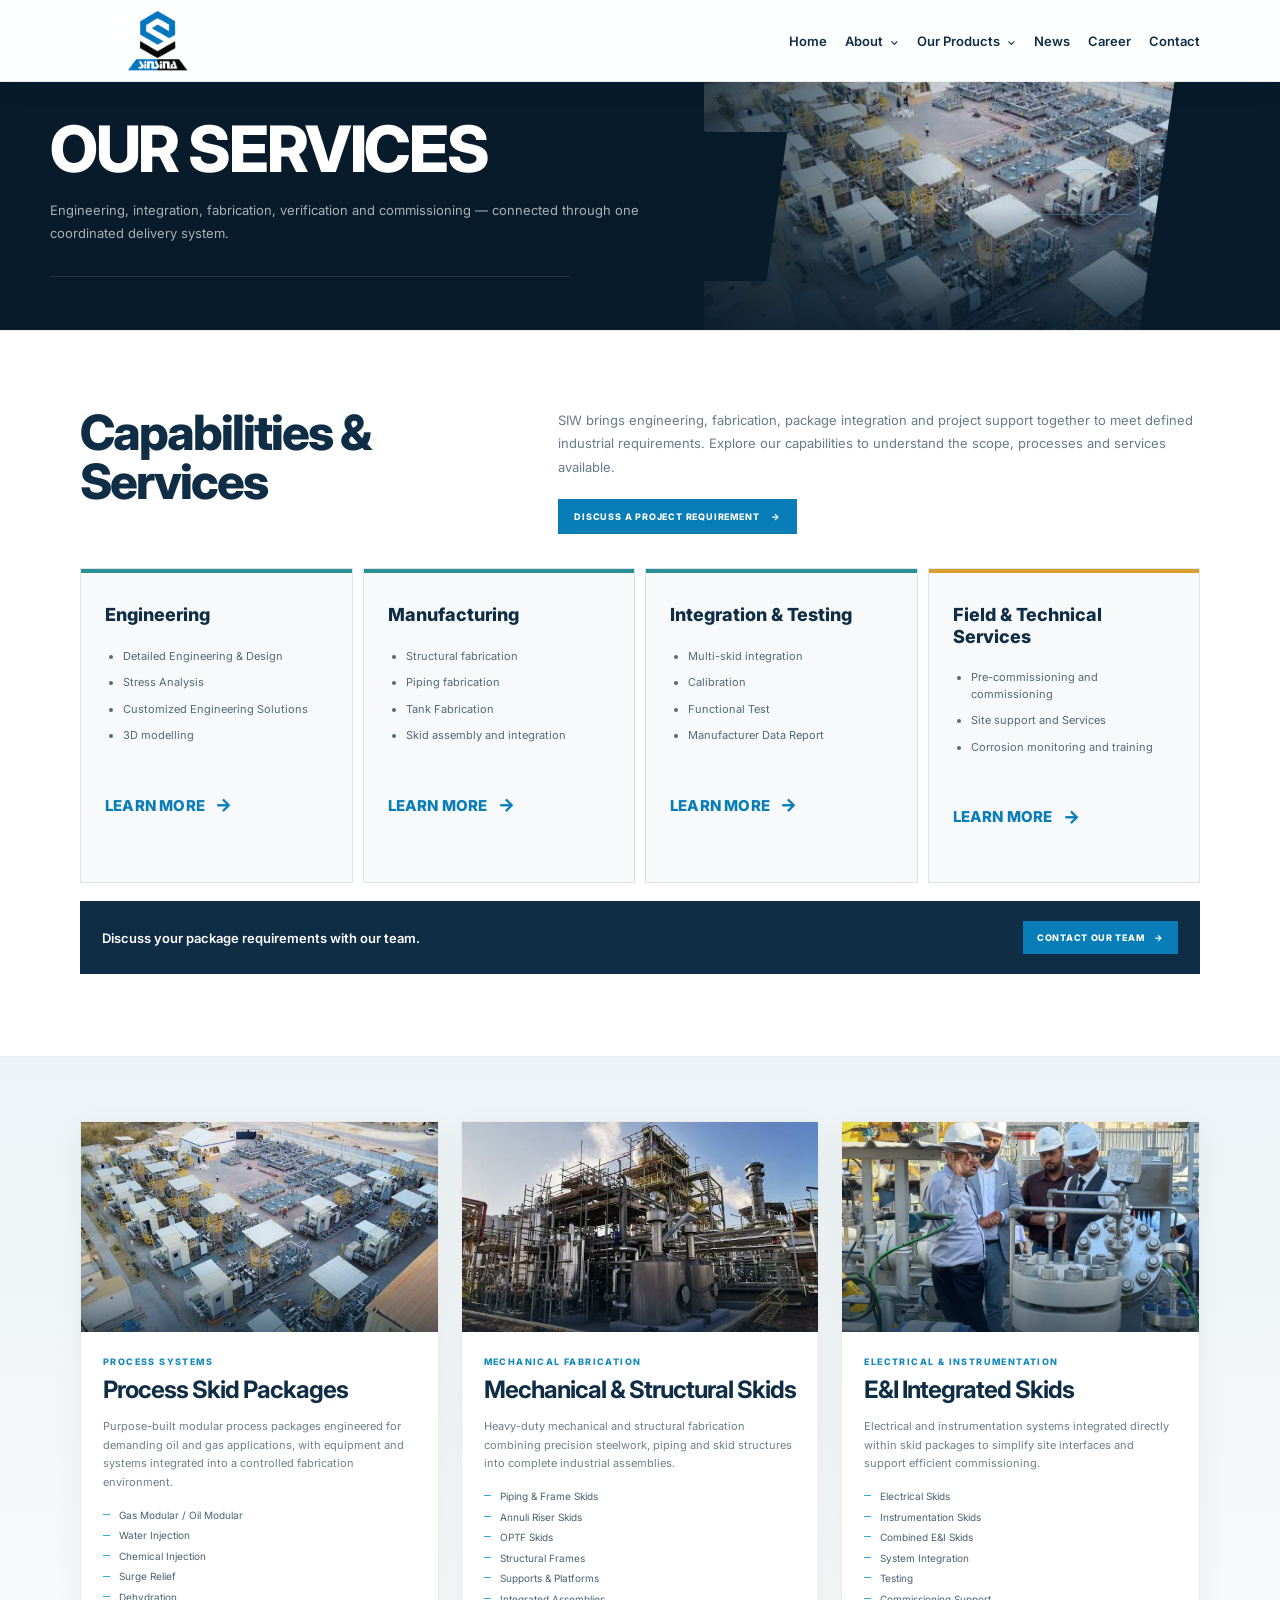
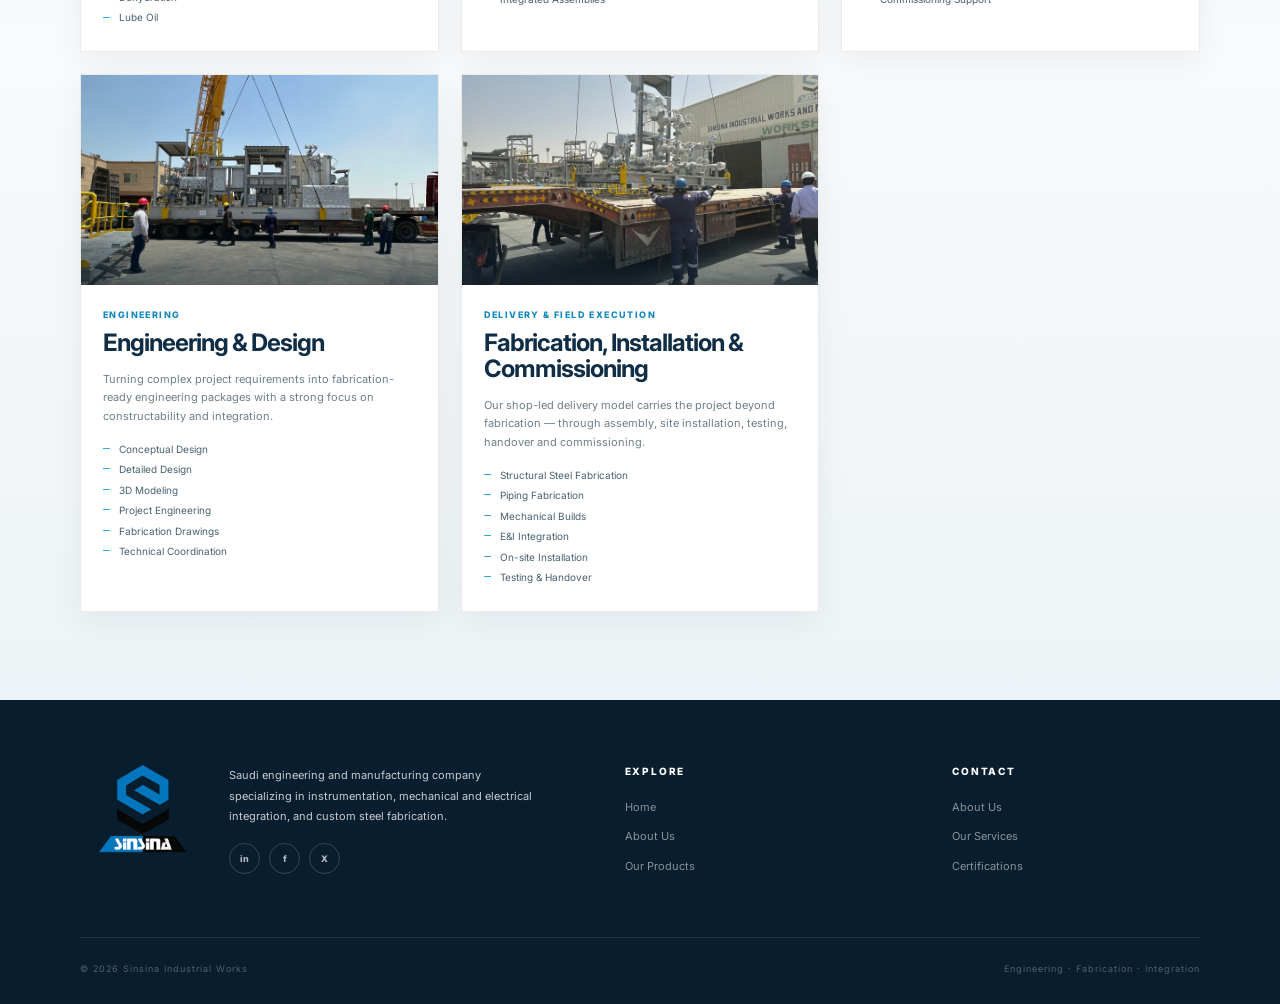
<file: services.html>
<!DOCTYPE html>
<html lang="en">

<head>
<link rel="preconnect" href="https://fonts.googleapis.com">
<link rel="preconnect" href="https://fonts.gstatic.com" crossorigin>
<link href="https://fonts.googleapis.com/css2?family=Inter:wght@400;500;600;700;800;900&display=swap" rel="stylesheet">


<meta charset="UTF-8">

<meta
    name="viewport"
    content="width=device-width, initial-scale=1.0"
>

<title>
    Our Services | Sinsina Industrial Works
</title>


<style>

/* =====================================================
   RESET
===================================================== */

*{
    margin:0;
    padding:0;
    box-sizing:border-box;
}

html{
    scroll-behavior:smooth;
}

body{

    font-family:
        Arial,
        Helvetica,
        sans-serif;

    background:#f4f7f9;

    color:#102d46;

    overflow-x:hidden;

}

img{
    display:block;
    max-width:100%;
}

a{
    text-decoration:none;
    color:inherit;
}

.container{

    width:
        min(1180px, calc(100% - 60px));

    margin:auto;

}


/* =====================================================
   HEADER
===================================================== */

.site-header{
    position:fixed;
    top:0;
    left:0;
    width:100%;
    height:82px;
    z-index:1000;
    background:rgba(255,255,255,.94);
    backdrop-filter:blur(14px);
    -webkit-backdrop-filter:blur(14px);
    border-bottom:1px solid rgba(16,45,70,.08);
    box-shadow:0 6px 24px rgba(16,45,70,.05);
}

.nav{
    height:100%;
    display:flex;
    align-items:center;
    justify-content:space-between;
}

.brand{
    display:flex;
    align-items:center;
}

.brand img{
    width:155px;
    height:60px;
    object-fit:contain;
}

.nav-links{
    display:flex;
    align-items:center;
    gap:27px;
}

.nav-links > a,
.nav-dropdown-btn{
    border:0;
    background:none;
    color:#102d46;
    font-size:13px;
    font-weight:600;
    cursor:pointer;
    transition:.25s ease;
}

.nav-links > a:hover,
.nav-dropdown-btn:hover{
    color:#1689bd;
}

.nav-dropdown{
    position:relative;
}

.nav-dropdown-btn{
    display:flex;
    align-items:center;
    gap:7px;
}

.nav-dropdown-menu{
    position:absolute;
    top:calc(100% + 20px);
    left:50%;
    transform:translateX(-50%) translateY(8px);
    width:210px;
    padding:10px;
    background:white;
    border:1px solid #e1e8ed;
    box-shadow:0 20px 50px rgba(16,45,70,.12);
    opacity:0;
    visibility:hidden;
    transition:.25s ease;
}

.nav-dropdown:hover .nav-dropdown-menu{
    opacity:1;
    visibility:visible;
    transform:translateX(-50%) translateY(0);
}

.nav-dropdown-menu a{
    display:block;
    padding:12px 14px;
    color:#506674;
    font-size:12px;
    transition:.2s ease;
}

.nav-dropdown-menu a:hover{
    color:#1689bd;
    background:#f2f7fa;
}

.nav-contact{
    padding:11px 18px;
    border:1px solid #b8cbd6;
}

.menu-button{
    display:none;
    width:40px;
    height:40px;
    border:0;
    background:transparent;
    cursor:pointer;
    flex-direction:column;
    justify-content:center;
    align-items:center;
    gap:5px;
}

.menu-button span{
    width:23px;
    height:2px;
    background:#102d46;
}

.preview{
    padding-top:140px;
    text-align:center;
    color:#7a8d98;
    font-size:13px;
}

@media(max-width:900px){
    .menu-button{
        display:flex;
    }

    .nav-links{
        position:fixed;
        top:82px;
        left:0;
        right:0;
        display:none;
        flex-direction:column;
        align-items:stretch;
        gap:0;
        padding:15px 18px 25px;
        background:#fff;
        box-shadow:0 20px 35px rgba(7,27,43,.12);
    }

    .nav-links.open{
        display:flex;
    }

    .nav-links > a,
    .nav-dropdown-btn{
        width:100%;
        padding:14px 5px;
        text-align:left;
    }

    .nav-dropdown-menu{
        position:static;
        display:none;
        width:100%;
        opacity:1;
        visibility:visible;
        transform:none;
        box-shadow:none;
        border:0;
        padding:0 0 0 12px;
    }

    .nav-dropdown.mobile-open .nav-dropdown-menu{
        display:block;
    }
}
/* =====================================================
   HERO
===================================================== */

.services-page{

    padding-top:82px;

}


.services-hero{

    position:relative;

    min-height:650px;

    display:flex;

    align-items:center;

    overflow:hidden;

    background:#102d46;

}


.services-hero-image{

    position:absolute;

    inset:0;

    width:100%;

    height:100%;

    object-fit:cover;

    opacity:.48;

    filter:
        saturate(.8);

}


.services-hero::after{

    content:"";

    position:absolute;

    inset:0;

    background:
        linear-gradient(
            90deg,
            rgba(8,29,45,.97) 0%,
            rgba(8,29,45,.82) 40%,
            rgba(8,29,45,.25) 100%
        );

}


.hero-content{

    position:relative;

    z-index:2;

    max-width:850px;

}


.kicker{

    display:flex;

    align-items:center;

    gap:22px;

    margin-bottom:22px;

    color:#55b9e7;

    font-size:10px;

    font-weight:700;

    letter-spacing:2.5px;

   

}


.kicker::before{

    content:"";

  

    background:#39a8dc;

}


.hero-content h1{

    max-width:900px;

    color:white;

    font-size:
        clamp(58px, 8vw, 108px);

    line-height:.88;

    letter-spacing:-6px;

    font-weight:800;

}


.hero-content h1 span{

    color:#55b9e7;

}


.hero-content p{

    max-width:560px;

    margin-top:30px;

    color:
        rgba(255,255,255,.68);

    font-size:14px;

    line-height:1.9;

}


.hero-link{

    display:inline-flex;

    align-items:center;

    gap:15px;

    margin-top:35px;

    padding:
        14px 18px;

    color:white;

    border:
        1px solid
        rgba(255,255,255,.25);

    font-size:9px;

    font-weight:700;

    letter-spacing:1.5px;

    text-transform:uppercase;

    transition:.3s ease;

}


.hero-link:hover{

    background:#1689bd;

    border-color:#1689bd;

}


/* =====================================================
   FLOATING PROCESS BAR
===================================================== */

.service-flow{

    position:absolute;

    right:0;

    bottom:0;

    z-index:3;

    width:48%;

    display:grid;

    grid-template-columns:
        repeat(5,1fr);

    background:
        rgba(8,29,45,.86);

    backdrop-filter:
        blur(12px);

}


.flow-item{

    min-height:105px;

    padding:18px 15px;

    border-left:
        1px solid
        rgba(255,255,255,.1);

    display:flex;

    flex-direction:column;

    justify-content:space-between;

}


.flow-number{

    color:#55b9e7;

    font-size:9px;

    font-weight:700;

}


.flow-item span{

    color:
        rgba(255,255,255,.7);

    font-size:8px;

    line-height:1.4;

    text-transform:uppercase;

    letter-spacing:.8px;

}


/* =====================================================
   INTRO
===================================================== */

.services-intro{

    padding:
        120px 0 100px;

    background:#fff;

}


.intro-grid{

    display:grid;

    grid-template-columns:
        1fr 1fr;

    gap:100px;

    align-items:end;

}


.intro-grid h2{

    max-width:600px;

    font-size:
        clamp(40px,5vw,68px);

    line-height:.95;

    letter-spacing:-4px;

    font-weight:800;

}


.intro-grid h2 span{

    color:#1689bd;

}


.intro-text{

    color:#6e808b;

    font-size:13px;

    line-height:1.95;

    max-width:480px;

}


/* =====================================================
   SERVICES
===================================================== */

.services-section{

    padding:
        50px 0 140px;

    background:#fff;

}


.service-card{

    display:grid;

    grid-template-columns:
        40% 60%;

    min-height:500px;

    margin-bottom:20px;

    overflow:hidden;

    background:#eef3f6;

}


.service-card:nth-child(even){

    grid-template-columns:
        60% 40%;

}


.service-image{

    position:relative;

    min-height:500px;

    overflow:hidden;

}


.service-card:nth-child(even)
.service-image{

    order:2;

}


.service-image img{

    width:100%;

    height:100%;

    object-fit:cover;

    transition:
        transform
        1s
        cubic-bezier(.2,.7,.2,1);

}


.service-card:hover
.service-image img{

    transform:scale(1.07);

}


.service-image::after{

    content:"";

    position:absolute;

    inset:0;

    background:
        linear-gradient(
            135deg,
            rgba(16,45,70,.18),
            transparent 60%
        );

}


.service-content{

    position:relative;

    padding:
        55px 65px;

    display:flex;

    flex-direction:column;

    justify-content:center;

}


.service-content::before{

    content:"";

    position:absolute;

    left:0;

    top:0;

    width:3px;

    height:0;

    background:#1689bd;

    transition:
        height .7s ease;

}


.service-card:hover
.service-content::before{

    height:100%;

}


.service-number{

    position:absolute;

    top:35px;

    right:45px;

    color:
        rgba(16,45,70,.07);

    font-size:100px;

    line-height:.8;

    font-weight:900;

}


.service-tag{

    margin-bottom:18px;

    color:#1689bd;

    font-size:9px;

    font-weight:700;

    letter-spacing:2px;

    text-transform:uppercase;

}


.service-content h3{

    max-width:560px;

    font-size:
        clamp(34px,4vw,58px);

    line-height:.95;

    letter-spacing:-3px;

}


.service-content p{

    max-width:530px;

    margin-top:20px;

    color:#687b87;

    font-size:13px;

    line-height:1.85;

}


.service-list{

    display:grid;

    grid-template-columns:
        repeat(2,1fr);

    gap:
        11px 30px;

    max-width:500px;

    margin-top:30px;

}


.service-list li{

    list-style:none;

    color:#526976;

    font-size:11px;

    line-height:1.5;

    padding-left:17px;

    position:relative;

}


.service-list li::before{

    content:"";

    position:absolute;

    left:0;

    top:6px;

    width:6px;

    height:6px;

    background:#35a8dd;

}


/* =====================================================
   ENGINEERING JOURNEY
===================================================== */

.journey{

    padding:
        130px 0;

    background:#f4f7f9;

}


.journey-header{

    display:flex;

    align-items:end;

    justify-content:space-between;

    margin-bottom:70px;

}


.journey-header h2{

    max-width:650px;

    font-size:
        clamp(40px,5vw,68px);

    line-height:.95;

    letter-spacing:-4px;

}


.journey-header h2 span{

    color:#1689bd;

}


.journey-header p{

    max-width:350px;

    color:#71838e;

    font-size:12px;

    line-height:1.8;

}


.journey-line{

    position:relative;

    display:grid;

    grid-template-columns:
        repeat(5,1fr);

}


.journey-line::before{

    content:"";

    position:absolute;

    top:16px;

    left:0;

    right:0;

    height:1px;

    background:#cbd9e0;

}


.journey-step{

    position:relative;

    padding-right:25px;

}


.journey-dot{

    position:relative;

    z-index:2;

    width:33px;

    height:33px;

    display:flex;

    align-items:center;

    justify-content:center;

    margin-bottom:25px;

    color:white;

    background:#1689bd;

    border:
        5px solid
        #f4f7f9;

    font-size:8px;

    font-weight:700;

}


.journey-step h4{

    margin-bottom:10px;

    color:#102d46;

    font-size:13px;

    font-weight:800;

}


.journey-step p{

    max-width:170px;

    color:#788a94;

    font-size:10px;

    line-height:1.7;

}


/* =====================================================
   INDUSTRIES
===================================================== */

.industries{

    padding:
        120px 0;

    background:#102d46;

    color:white;

}


.industries-grid{

    display:grid;

    grid-template-columns:
        .9fr 1.1fr;

    gap:100px;

    align-items:center;

}


.industries h2{

    font-size:
        clamp(45px,5vw,72px);

    line-height:.92;

    letter-spacing:-4px;

}


.industries h2 span{

    color:#55b9e7;

}


.industries-description{

    margin-top:25px;

    max-width:430px;

    color:
        rgba(255,255,255,.58);

    font-size:12px;

    line-height:1.9;

}


.industry-list{

    display:grid;

    grid-template-columns:
        repeat(3,1fr);

}


.industry{

    min-height:190px;

    padding:28px;

    border:
        1px solid
        rgba(255,255,255,.1);

    display:flex;

    flex-direction:column;

    justify-content:space-between;

    transition:.35s ease;

}


.industry:hover{

    background:
        rgba(85,185,231,.08);

    transform:
        translateY(-7px);

}


.industry-icon{

    width:35px;

    height:35px;

    display:flex;

    align-items:center;

    justify-content:center;

    color:#55b9e7;

    border:
        1px solid
        rgba(85,185,231,.4);

    font-size:12px;

}


.industry h4{

    font-size:14px;

}


/* =====================================================
   DIFFERENCE
===================================================== */

.difference{

    padding:
        130px 0;

    background:white;

}


.difference-header{

    max-width:700px;

    margin-bottom:65px;

}


.difference-header h2{

    font-size:
        clamp(45px,6vw,78px);

    line-height:.92;

    letter-spacing:-5px;

}


.difference-header h2 span{

    color:#1689bd;

}


.difference-grid{

    display:grid;

    grid-template-columns:
        repeat(3,1fr);

    gap:1px;

    background:#dce5ea;

}


.difference-card{

    min-height:250px;

    padding:35px;

    background:white;

    transition:.35s ease;

}


.difference-card:hover{

    background:#f4f8fa;

    transform:
        translateY(-5px);

}


.difference-icon{

    width:42px;

    height:42px;

    display:flex;

    align-items:center;

    justify-content:center;

    margin-bottom:35px;

    color:#1689bd;

    background:#edf6fa;

    font-size:14px;

}


.difference-card h3{

    margin-bottom:13px;

    font-size:17px;

}


.difference-card p{

    color:#71838e;

    font-size:11px;

    line-height:1.8;

}


/* =====================================================
   PROMISE
===================================================== */

.promise{

    position:relative;

    padding:
        130px 0;

    overflow:hidden;

    background:#eef3f6;

}


.promise-content{

    position:relative;

    z-index:2;

    max-width:850px;

}


.promise h2{

    font-size:
        clamp(42px,6vw,82px);

    line-height:.92;

    letter-spacing:-5px;

}


.promise h2 span{

    color:#1689bd;

}


.promise-quote{

    max-width:700px;

    margin-top:30px;

    color:#637783;

    font-size:14px;

    line-height:1.9;

}


.promise-statement{

    display:grid;

    grid-template-columns:
        repeat(3,1fr);

    gap:1px;

    margin-top:55px;

    background:#d5e0e6;

}


.statement{

    padding:25px;

    background:#f4f7f9;

}


.statement strong{

    display:block;

    color:#102d46;

    font-size:15px;

}


.statement span{

    display:block;

    margin-top:7px;

    color:#1689bd;

    font-size:8px;

    font-weight:700;

    letter-spacing:1.3px;

}


/* =====================================================
   CTA
===================================================== */

.services-cta{

    padding:
        110px 0;

    background:#081d2d;

    color:white;

}


.cta-inner{

    display:flex;

    align-items:center;

    justify-content:space-between;

    gap:50px;

}


.cta-inner h2{

    max-width:700px;

    font-size:
        clamp(38px,5vw,68px);

    line-height:.95;

    letter-spacing:-4px;

}


.cta-inner h2 span{

    color:#55b9e7;

}


.cta-button{

    flex-shrink:0;

    display:inline-flex;

    align-items:center;

    gap:20px;

    padding:
        18px 22px;

    background:#1689bd;

    color:white;

    font-size:9px;

    font-weight:700;

    letter-spacing:1.5px;

    text-transform:uppercase;

    transition:.3s ease;

}


.cta-button:hover{

    background:#35a8dd;

    transform:translateX(5px);

}


        /* =====================================================
           FOOTER
        ====================================================== */

        .site-footer {
            width: 100%;

            padding:
                65px 0 35px;

            background:
                #081d2d;

            color: white;
        }


        .footer-top {
            display: grid;

            grid-template-columns:
                1.4fr 1fr 1fr;

            gap: 70px;

            padding-bottom: 55px;

            border-bottom:
                1px solid
                rgba(255,255,255,.1);
        }


        .footer-brand img {
            width: 150px;

            margin-bottom: 20px;
        }


        .footer-brand p {
            max-width: 350px;

            color:
                rgba(255,255,255,.5);

            font-size: 11px;

            line-height: 1.9;
        }


        .footer-column h4 {
            margin-bottom: 20px;

            color: white;

            font-size: 10px;

            letter-spacing: 1.8px;

            text-transform: uppercase;
        }


        .footer-column a {
            display: block;

            margin-bottom: 12px;

            color:
                rgba(255,255,255,.5);

            font-size: 11px;

            transition:
                color .2s ease;
        }


        .footer-column a:hover {
            color:
                #55b9e7;
        }


        /* FOOTER SOCIALS */

        .footer-socials {
            display: flex;
            gap: 8px;

            margin-top: 22px;
        }


        .footer-social {
            width: 31px;
            height: 31px;

            display: flex;
            align-items: center;
            justify-content: center;

            border:
                1px solid
                rgba(255,255,255,.18);

            border-radius: 50%;

            color:
                rgba(255,255,255,.65);

            font-size: 9px;
            font-weight: 800;

            transition:
                .25s ease;
        }


        .footer-social:hover {
            color: white;

            background:
                var(--blue);

            border-color:
                var(--blue);

            transform:
                translateY(-2px);
        }


        .footer-bottom {
            display: flex;

            justify-content: space-between;

            padding-top: 25px;

            color:
                rgba(255,255,255,.3);

            font-size: 9px;

            letter-spacing: 1px;
        }



/* =====================================================
   REVEAL ANIMATION
===================================================== */

.reveal{

    animation:
        revealIn
        .9s
        ease
        both;

}


@keyframes revealIn{

    from{

        opacity:0;

        transform:
            translateY(35px);

    }

    to{

        opacity:1;

        transform:
            translateY(0);

    }

}


/* =====================================================
   RESPONSIVE
===================================================== */

@media(max-width:900px){

    .container{

        width:
            min(
                100% - 35px,
                700px
            );

    }


    .nav-links{

        display:none;

    }


    .services-hero{

        min-height:650px;

    }


    .service-flow{

        position:relative;

        width:100%;

        margin-top:100px;

    }


    .services-hero{

        align-items:flex-start;

        padding-top:100px;

    }


    .intro-grid,
    .industries-grid{

        grid-template-columns:
            1fr;

        gap:45px;

    }


    .service-card,
    .service-card:nth-child(even){

        grid-template-columns:
            1fr;

    }


    .service-image,
    .service-card:nth-child(even)
    .service-image{

        order:0;

        min-height:400px;

    }


    .service-content{

        min-height:450px;

        padding:45px 30px;

    }


    .journey-line{

        grid-template-columns:
            1fr;

        gap:35px;

    }


    .journey-line::before{

        top:0;
        bottom:0;

        left:16px;

        width:1px;

        height:100%;

    }


    .journey-step{

        padding-left:55px;

    }


    .journey-dot{

        position:absolute;

        left:0;

        top:0;

    }


    .industry-list{

        grid-template-columns:
            1fr;

    }


    .difference-grid{

        grid-template-columns:
            1fr;

    }


    .cta-inner{

        flex-direction:column;

        align-items:flex-start;

    }


    .footer-top{

        grid-template-columns:
            1fr;

        gap:35px;

    }


    .footer-bottom{

        flex-direction:column;

        gap:10px;

    }

}


@media(max-width:550px){

    .services-hero{

        min-height:720px;

    }


    .hero-content h1{

        font-size:55px;

        letter-spacing:-3px;

    }


    .service-flow{

        grid-template-columns:
            repeat(5,1fr);

        overflow-x:auto;

    }


    .flow-item{

        min-width:90px;

    }


    .service-list{

        grid-template-columns:
            1fr;

    }


    .promise-statement{

        grid-template-columns:
            1fr;

    }

}

</style>


<style>
/* =========================================================
   SERVICES — CREATIVE P&ID / PROCESS ROUTE REDESIGN
   Keeps your existing content, changes presentation language
   ========================================================= */

:root{
  --s-navy:#071b2b;
  --s-navy2:#102d46;
  --s-blue:#087db8;
  --s-cyan:#35a8dd;
  --s-ice:#eef3f6;
  --s-white:#fff;
  --s-text:#6d7f89;
  --s-line:rgba(7,27,43,.10);
}

/* overall */
body{
  font-family:"Inter",Arial,Helvetica,sans-serif !important;
  background:#edf3f6 !important;
}

.services-page{
  padding-top:82px !important;
}

/* ---------- HERO ---------- */
.services-hero{
  min-height:590px !important;
  background:#071b2b !important;
  isolation:isolate;
}

.services-hero-image{
  opacity:.34 !important;
  filter:saturate(.72) contrast(1.03) !important;
}

.services-hero::after{
  background:
    linear-gradient(90deg,rgba(7,27,43,.99) 0%,rgba(7,27,43,.93) 42%,rgba(7,27,43,.42) 100%),
    linear-gradient(0deg,rgba(7,27,43,.88),transparent 55%) !important;
}

.services-hero::before{
  content:"";
  position:absolute;
  inset:0;
  z-index:1;
  background-image:
    linear-gradient(rgba(53,168,221,.10) 1px,transparent 1px),
    linear-gradient(90deg,rgba(53,168,221,.10) 1px,transparent 1px);
  background-size:58px 58px;
  opacity:.48;
  mask-image:linear-gradient(90deg,black,transparent 85%);
  pointer-events:none;
}

.hero-content{
  max-width:720px !important;
}

.hero-content::before{
  content:"PROCESS / INTEGRATION / EXECUTION";
  display:block;
  margin-bottom:18px;
  color:#6bcef3;
  font-size:9px;
  font-weight:800;
  letter-spacing:2.5px;
}

.kicker{
  margin-bottom:18px !important;
  gap:14px !important;
}

.kicker h1{
  color:#6bcef3 !important;
  font-size:10px !important;
  letter-spacing:2.5px !important;
  text-transform:uppercase;
}

.hero-content > h1{
  display:none !important;
}

.hero-content p{
  max-width:520px !important;
  margin-top:24px !important;
  font-size:13.5px !important;
  line-height:1.85 !important;
}

.hero-link{
  margin-top:28px !important;
  padding:12px 16px !important;
  font-size:9px !important;
  border-color:rgba(255,255,255,.22) !important;
}

.hero-link:hover{
  background:#1689bd !important;
  border-color:#1689bd !important;
}

/* headline injected */
.services-creative-title{
  max-width:820px;
  margin:0;
  color:#fff;
  font-size:clamp(56px,7vw,92px);
  line-height:.88;
  letter-spacing:-5px;
  font-weight:800;
}
.services-creative-title span{
  color:#55bce9;
}

/* schematic on right */
.services-schematic{
  position:absolute;
  z-index:3;
  right:5%;
  top:50%;
  width:370px;
  height:210px;
  transform:translateY(-55%);
  opacity:.62;
  pointer-events:none;
}

.services-schematic .pipe{
  position:absolute;
  border:1px solid rgba(95,202,243,.34);
}

.services-schematic .p1{
  left:0;top:70px;width:155px;height:72px;
  border-left:0;
  border-radius:0 18px 18px 0;
}
.services-schematic .p2{
  left:155px;top:33px;width:95px;height:109px;
  border-bottom:0;
  border-radius:18px 18px 0 0;
}
.services-schematic .p3{
  left:249px;top:33px;width:120px;height:58px;
  border-left:0;
  border-radius:0 16px 16px 0;
}
.services-schematic .valve{
  position:absolute;
  width:20px;height:20px;
  border:1px solid rgba(95,202,243,.48);
  transform:rotate(45deg);
  background:rgba(7,27,43,.55);
}
.services-schematic .v1{left:80px;top:96px}
.services-schematic .v2{left:212px;top:88px}
.services-schematic .v3{left:303px;top:52px}
.services-schematic .node{
  position:absolute;
  width:8px;height:8px;
  border-radius:50%;
  background:#58c1eb;
  box-shadow:0 0 0 5px rgba(88,193,235,.10);
}
.services-schematic .n1{left:0;top:104px}
.services-schematic .n2{left:151px;top:104px}
.services-schematic .n3{left:246px;top:55px}
.services-schematic .label{
  position:absolute;
  color:rgba(255,255,255,.42);
  font-size:7px;
  font-weight:700;
  letter-spacing:1.4px;
}
.services-schematic .l1{left:18px;top:150px}
.services-schematic .l2{left:170px;top:8px}
.services-schematic .l3{right:2px;top:98px}

/* ---------- PROCESS BAR BECOMES P&ID ROUTE ---------- */
.service-flow{
  position:absolute !important;
  left:50% !important;
  right:auto !important;
  bottom:0 !important;
  width:min(1120px,calc(100% - 60px)) !important;
  transform:translateX(-50%) !important;
  display:grid !important;
  grid-template-columns:repeat(5,1fr) !important;
  background:rgba(7,27,43,.88) !important;
  border:1px solid rgba(255,255,255,.08) !important;
  border-bottom:0 !important;
  backdrop-filter:blur(14px) !important;
  overflow:visible !important;
}

.service-flow::before{
  content:"";
  position:absolute;
  left:7%;
  right:7%;
  top:34px;
  height:1px;
  background:linear-gradient(90deg,rgba(53,168,221,.20),rgba(53,168,221,.72),rgba(53,168,221,.20));
  z-index:0;
}

.flow-item{
  position:relative;
  z-index:2;
  min-height:92px !important;
  padding:20px 16px 16px !important;
  justify-content:flex-end !important;
  gap:12px;
  background:transparent;
  transition:.25s ease;
}

.flow-item::before{
  content:"";
  position:absolute;
  left:50%;
  top:28px;
  width:11px;
  height:11px;
  border:1px solid #5dc5ef;
  background:#071b2b;
  transform:translateX(-50%) rotate(45deg);
  box-shadow:0 0 0 5px rgba(53,168,221,.06);
}

.flow-item:hover{
  background:rgba(53,168,221,.08);
}

.flow-number{
  position:absolute;
  top:10px;
  left:12px;
  font-size:7px !important;
  color:rgba(255,255,255,.35) !important;
}

.flow-item span{
  font-size:8px !important;
  text-align:center;
  color:rgba(255,255,255,.75) !important;
  letter-spacing:1px !important;
}

/* ---------- INTRO ---------- */
.services-intro{
  padding:92px 0 78px !important;
  background:#fff !important;
}

.intro-grid{
  gap:70px !important;
}

.intro-grid h2{
  font-size:clamp(38px,4.5vw,58px) !important;
  line-height:.98 !important;
  letter-spacing:-3px !important;
}

.intro-text{
  font-size:12.5px !important;
  line-height:1.8 !important;
}

/* ---------- SERVICES AS CONNECTED MODULES ---------- */
.services-section{
  position:relative;
  padding:78px 0 100px !important;
  background:
    linear-gradient(180deg,#edf3f6 0%,#f8fafb 48%,#edf3f6 100%) !important;
}

/* vertical process spine */
.services-section > .container{
  position:relative;
}
.services-section > .container::before{
  content:"";
  position:absolute;
  left:50%;
  top:10px;
  bottom:10px;
  width:1px;
  background:
    linear-gradient(180deg,rgba(53,168,221,.0),rgba(53,168,221,.28) 12%,rgba(53,168,221,.28) 88%,rgba(53,168,221,0));
  transform:translateX(-50%);
}

.service-card{
  position:relative !important;
  display:grid !important;
  grid-template-columns:1fr 1fr !important;
  min-height:430px !important;
  margin-bottom:44px !important;
  overflow:hidden !important;
  background:#fff !important;
  border:1px solid rgba(7,27,43,.08) !important;
  box-shadow:0 14px 42px rgba(7,27,43,.065) !important;
  transition:.35s ease !important;
}

.service-card:hover{
  transform:translateY(-5px);
  box-shadow:0 24px 65px rgba(7,27,43,.12) !important;
  border-color:rgba(53,168,221,.22) !important;
}

.service-card:nth-child(even) .service-image{order:2}
.service-card:nth-child(even) .service-content{order:1}

/* process connection node */
.service-card::before{
  content:"";
  position:absolute;
  z-index:6;
  left:50%;
  top:50%;
  width:16px;
  height:16px;
  border:2px solid #4cb9e7;
  background:#edf3f6;
  transform:translate(-50%,-50%) rotate(45deg);
  box-shadow:0 0 0 8px rgba(53,168,221,.08);
}

.service-image{
  min-height:430px !important;
  overflow:hidden !important;
  position:relative !important;
}

.service-image img{
  width:100% !important;
  height:100% !important;
  object-fit:cover !important;
  transition:transform .65s ease !important;
}
.service-card:hover .service-image img{transform:scale(1.04)}

.service-image::after{
  content:"";
  position:absolute;
  inset:0;
  background:
    linear-gradient(180deg,transparent 65%,rgba(7,27,43,.56)),
    linear-gradient(90deg,rgba(7,27,43,.09),transparent 50%);
}

.service-content{
  min-height:430px !important;
  padding:46px 46px 40px !important;
  display:flex !important;
  flex-direction:column !important;
  justify-content:center !important;
  position:relative !important;
  overflow:hidden;
}

.service-content::after{
  content:"";
  position:absolute;
  right:18px;
  top:18px;
  width:72px;
  height:42px;
  background:
    linear-gradient(90deg,rgba(8,125,184,.24) 1px,transparent 1px),
    linear-gradient(rgba(8,125,184,.24) 1px,transparent 1px);
  background-size:12px 12px;
  opacity:.42;
}

.service-number{
  color:#1689bd !important;
  font-size:9px !important;
  letter-spacing:1.8px !important;
}

.service-tag{
  margin-top:12px !important;
  color:#7a909d !important;
  font-size:8px !important;
  letter-spacing:1.8px !important;
}

.service-content h3{
  margin-top:16px !important;
  font-size:clamp(36px,4vw,54px) !important;
  line-height:.95 !important;
  letter-spacing:-3px !important;
  color:#102d46 !important;
}

.service-content p{
  margin-top:20px !important;
  font-size:12px !important;
  line-height:1.75 !important;
  color:#6d7f89 !important;
}

.service-list{
  margin-top:22px !important;
  display:grid;
  grid-template-columns:1fr 1fr;
  gap:8px 18px;
  padding:0 !important;
  list-style:none !important;
}

.service-list li{
  position:relative;
  padding-left:16px;
  font-size:10px !important;
  line-height:1.5 !important;
  color:#49616f !important;
}

.service-list li::before{
  content:"";
  position:absolute;
  left:0;
  top:.62em;
  width:7px;
  height:1px;
  background:#35a8dd;
}

/* ---------- REVEAL ---------- */
.service-card{
  opacity:0;
  transform:translateY(28px);
}
.service-card.is-visible{
  opacity:1;
  transform:none;
  transition:
    opacity .65s ease,
    transform .7s cubic-bezier(.2,.7,.2,1),
    box-shadow .35s ease,
    border-color .35s ease !important;
}

/* ---------- RESPONSIVE ---------- */
@media(max-width:1000px){
  .services-schematic{
    width:300px;
    transform:translateY(-55%) scale(.85);
    transform-origin:right center;
    opacity:.45;
  }

  .service-content{
    padding:38px 34px 34px !important;
  }
}

@media(max-width:780px){
  .services-hero{
    min-height:560px !important;
  }

  .services-schematic{display:none}

  .services-creative-title{
    font-size:clamp(50px,14vw,72px);
    letter-spacing:-3px;
  }

  .service-flow{
    position:relative !important;
    left:auto !important;
    bottom:auto !important;
    width:100% !important;
    transform:none !important;
    grid-template-columns:1fr !important;
  }

  .service-flow::before{display:none}

  .flow-item{
    min-height:52px !important;
    padding:12px 16px 12px 44px !important;
    justify-content:center !important;
    align-items:flex-start !important;
  }

  .flow-item::before{
    left:18px;
    top:50%;
    transform:translateY(-50%) rotate(45deg);
  }

  .flow-number{
    display:none !important;
  }

  .flow-item span{
    text-align:left;
  }

  .services-section > .container::before{display:none}

  .service-card,
  .service-card:nth-child(even){
    grid-template-columns:1fr !important;
  }

  .service-card:nth-child(even) .service-image,
  .service-card:nth-child(even) .service-content{
    order:initial;
  }

  .service-card::before{display:none}

  .service-image{
    min-height:280px !important;
  }

  .service-content{
    min-height:auto !important;
    padding:34px 24px 36px !important;
  }

  .service-content h3{
    font-size:38px !important;
    letter-spacing:-2px !important;
  }

  .service-list{
    grid-template-columns:1fr;
  }
}
</style>


<style>
/* =========================================================
   SERVICES V2 — HERO + INDUSTRY FIX
   ========================================================= */

/* neutralize previous hero/process implementation */
.services-hero-v2::before,.services-hero-v2::after{display:none !important}
.services-hero-v2{
  position:relative !important;
  min-height:520px !important;
  display:grid !important;
  grid-template-columns:55% 45% !important;
  background:#071b2b !important;
  overflow:hidden !important;
}
.hero-v2-left{display:flex;align-items:center;position:relative;z-index:3}
.hero-v2-left::after{
  content:"";position:absolute;right:-72px;top:0;width:145px;height:100%;
  background:#071b2b;transform:skewX(-8deg);z-index:-1;
}
.hero-v2-inner{width:min(650px,calc(100% - 70px));margin-left:max(30px,calc((100vw - 1180px)/2));padding:60px 0 54px}
.hero-v2-kicker{display:flex;align-items:center;gap:12px;color:#64c9ef;font-size:9px;font-weight:800;letter-spacing:2.4px;margin-bottom:20px}
.hero-v2-kicker::before{content:"";width:28px;height:1px;background:#64c9ef}
.hero-v2-inner h1{margin:0;color:#fff;font-size:clamp(58px,6.2vw,88px);line-height:.9;letter-spacing:-5px;font-weight:800}
.hero-v2-inner h1 span{color:#53bce9}
.hero-v2-inner p{max-width:510px;margin:25px 0 0;color:rgba(255,255,255,.66);font-size:13px;line-height:1.8}
.hero-v2-link{display:inline-flex;align-items:center;gap:16px;margin-top:28px;padding:12px 15px;border:1px solid rgba(255,255,255,.24);color:#fff;font-size:9px;font-weight:800;letter-spacing:1.2px;text-transform:uppercase;transition:.25s ease}
.hero-v2-link:hover{background:#1689bd;border-color:#1689bd;transform:translateY(-2px)}
.hero-v2-data{display:flex;gap:26px;margin-top:32px;padding-top:18px;border-top:1px solid rgba(255,255,255,.10);max-width:520px}
.hero-v2-data span{color:rgba(255,255,255,.38);font-size:7px;font-weight:800;letter-spacing:1.8px}

.hero-v2-visual{position:relative;overflow:hidden;min-height:520px;background:#102d46}
.hero-v2-visual img{position:absolute;inset:0;width:100%;height:100%;object-fit:cover;filter:saturate(.82) contrast(1.04)}
.hero-v2-image-overlay{position:absolute;inset:0;background:linear-gradient(90deg,rgba(7,27,43,.52),rgba(7,27,43,.05) 42%),linear-gradient(0deg,rgba(7,27,43,.64),transparent 50%)}
.hero-v2-caption{position:absolute;right:28px;bottom:25px;color:rgba(255,255,255,.52);font-size:7px;line-height:1.8;letter-spacing:1.7px;text-align:right}
.hero-v2-drawing{position:absolute;right:38px;top:34px;width:220px;height:125px;opacity:.75;color:#83d6f4}
.hero-v2-drawing .pipe{position:absolute;border:1px solid rgba(104,205,243,.48)}
.hero-v2-drawing .pipe-a{left:0;top:53px;width:118px;height:46px;border-left:0;border-radius:0 13px 13px 0}
.hero-v2-drawing .pipe-b{left:118px;top:22px;width:100px;height:77px;border-bottom:0;border-radius:13px 13px 0 0}
.hero-v2-drawing .valve{position:absolute;width:16px;height:16px;border:1px solid rgba(104,205,243,.7);transform:rotate(45deg)}
.hero-v2-drawing .valve-a{left:58px;top:68px}.hero-v2-drawing .valve-b{left:164px;top:60px}
.hero-v2-drawing b{position:absolute;right:0;bottom:0;font-size:6px;letter-spacing:1.5px;color:rgba(255,255,255,.42)}

/* compact execution strip */
.execution-strip{background:#fff;border-bottom:1px solid rgba(7,27,43,.08);box-shadow:0 10px 30px rgba(7,27,43,.035)}
.execution-strip-inner{display:grid;grid-template-columns:repeat(5,1fr);position:relative}
.execution-strip-inner::before{content:"";position:absolute;left:6%;right:6%;top:24px;height:1px;background:#d5e2e8}
.execution-stage{position:relative;min-height:92px;padding:17px 15px 14px 28px;border-right:1px solid rgba(7,27,43,.07)}
.execution-stage:last-child{border-right:0}
.execution-stage::before{content:"";position:absolute;left:15px;top:20px;width:8px;height:8px;background:#fff;border:2px solid #35a8dd;transform:rotate(45deg);z-index:2}
.execution-stage b{display:block;color:#35a8dd;font-size:7px;letter-spacing:1px;margin-bottom:9px}
.execution-stage span{display:block;color:#102d46;font-size:11px;font-weight:800}
.execution-stage small{display:block;margin-top:6px;color:#81929c;font-size:8px;line-height:1.5}
.execution-stage:hover{background:#f6fafc}

/* compact industries band */
.industries-v2{padding:72px 0 !important;background:#0d3048 !important;color:#fff;overflow:hidden}
.industries-v2-inner{display:grid;grid-template-columns:.68fr 1.32fr;gap:58px;align-items:center}
.industries-v2-kicker{color:#63c7ed;font-size:8px;font-weight:800;letter-spacing:2.3px;margin-bottom:15px}
.industries-v2-copy h2{font-size:clamp(38px,4vw,54px);line-height:.96;letter-spacing:-3px;margin:0;color:#fff}
.industries-v2-copy h2 span{color:#55bce9}
.industries-v2-copy p{max-width:390px;margin-top:18px;color:rgba(255,255,255,.55);font-size:11px;line-height:1.75}
.industry-modules{display:grid;grid-template-columns:repeat(3,1fr);border:1px solid rgba(255,255,255,.10)}
.industry-module{min-height:230px;padding:22px 20px 20px;position:relative;display:flex;flex-direction:column;justify-content:space-between;border-right:1px solid rgba(255,255,255,.10);overflow:hidden;transition:.3s ease}
.industry-module:last-child{border-right:0}
.industry-module:hover{background:rgba(53,168,221,.08)}
.industry-module::after{content:"";position:absolute;left:0;bottom:0;width:0;height:2px;background:#55bce9;transition:width .3s ease}.industry-module:hover::after{width:100%}
.industry-module-copy b{display:block;color:#55bce9;font-size:7px;letter-spacing:1.3px;margin-bottom:8px}
.industry-module-copy h3{margin:0;color:#fff;font-size:15px;letter-spacing:-.3px}.industry-module-copy p{margin:9px 0 0;color:rgba(255,255,255,.48);font-size:8px;line-height:1.6}
.industry-graphic{position:relative;height:86px;width:100%;opacity:.78}
/* vessel */
.vessel-body{position:absolute;left:16%;top:20px;width:68%;height:34px;border:1px solid rgba(100,203,242,.58);border-radius:17px}
.vessel-body::before,.vessel-body::after{content:"";position:absolute;top:7px;width:1px;height:18px;background:rgba(100,203,242,.4)}.vessel-body::before{left:20%}.vessel-body::after{right:20%}
.vessel-leg{position:absolute;top:54px;width:1px;height:18px;background:rgba(100,203,242,.42)}.vessel-leg.l{left:34%}.vessel-leg.r{right:34%}
.vessel-nozzle{position:absolute;left:48%;top:10px;width:12px;height:10px;border-left:1px solid rgba(100,203,242,.5);border-right:1px solid rgba(100,203,242,.5)}
/* refinery */
.tower{position:absolute;bottom:13px;border:1px solid rgba(100,203,242,.55);border-bottom:0}.t1{left:20%;width:16px;height:50px}.t2{left:45%;width:20px;height:66px}.t3{left:72%;width:13px;height:42px}.tower::after{content:"";position:absolute;left:3px;right:3px;top:12px;height:1px;background:rgba(100,203,242,.35);box-shadow:0 12px 0 rgba(100,203,242,.35),0 24px 0 rgba(100,203,242,.35)}
.ref-pipe{position:absolute;border-top:1px solid rgba(100,203,242,.4);border-right:1px solid rgba(100,203,242,.4)}.ref-pipe.p1{left:28%;top:30px;width:31%;height:20px}.ref-pipe.p2{left:54%;top:49px;width:23%;height:15px}
/* pipeline */
.pipeline-graphic .line{position:absolute;border:1px solid rgba(100,203,242,.5)}.pipeline-graphic .line.a{left:10%;top:24px;width:45%;height:38px;border-left:0;border-radius:0 12px 12px 0}.pipeline-graphic .line.b{left:55%;top:12px;width:35%;height:50px;border-bottom:0;border-radius:12px 12px 0 0}.energy-valve{position:absolute;left:48%;top:39px;width:15px;height:15px;border:1px solid rgba(100,203,242,.72);transform:rotate(45deg)}.energy-node{position:absolute;left:8%;top:58px;width:6px;height:6px;background:#55bce9}

@media(max-width:980px){
  .services-hero-v2{grid-template-columns:60% 40% !important}.hero-v2-inner{margin-left:28px;width:calc(100% - 48px)}
  .industries-v2-inner{grid-template-columns:1fr;gap:32px}.industry-module{min-height:205px}
}
@media(max-width:760px){
  .services-hero-v2{grid-template-columns:1fr !important;min-height:auto !important}.hero-v2-left{min-height:470px}.hero-v2-left::after{display:none}.hero-v2-inner{padding:70px 0 55px}.hero-v2-inner h1{font-size:clamp(48px,14vw,68px);letter-spacing:-3px}.hero-v2-visual{min-height:300px}
  .execution-strip-inner{grid-template-columns:1fr}.execution-strip-inner::before{display:none}.execution-stage{min-height:65px;padding:14px 16px 12px 44px;border-right:0;border-bottom:1px solid rgba(7,27,43,.07)}.execution-stage::before{left:18px;top:23px}.execution-stage b{position:absolute;right:16px;top:16px}
  .industries-v2{padding:55px 0 !important}.industry-modules{grid-template-columns:1fr}.industry-module{min-height:170px;border-right:0;border-bottom:1px solid rgba(255,255,255,.10)}.industry-module:last-child{border-bottom:0}.industry-graphic{height:72px}
}
</style>

    <link rel="stylesheet" href="responsive-fix.css">
    <link rel="stylesheet" href="about/hero.css">

<style id="siw-services-compact-grid-final">
/* =========================================================
   FINAL SERVICES COMPACT GRID
   3 cards per row / no numbering / reduced scrolling
   ========================================================= */

.services-section{
    padding:64px 0 88px !important;
}

.services-section > .container{
    display:grid !important;
    grid-template-columns:repeat(3, minmax(0, 1fr)) !important;
    gap:22px !important;
}

.services-section > .container::before{
    display:none !important;
}

.service-card,
.service-card:nth-child(even){
    display:flex !important;
    flex-direction:column !important;
    grid-template-columns:none !important;
    min-height:0 !important;
    height:100% !important;
    margin:0 !important;
    background:#fff !important;
    border:1px solid rgba(7,27,43,.09) !important;
    box-shadow:0 10px 30px rgba(7,27,43,.055) !important;
    overflow:hidden !important;
}

.service-card::before{
    display:none !important;
}

.service-card:nth-child(even) .service-image,
.service-card:nth-child(even) .service-content{
    order:initial !important;
}

.service-image{
    width:100% !important;
    height:210px !important;
    min-height:210px !important;
    flex:0 0 210px !important;
}

.service-image img{
    width:100% !important;
    height:100% !important;
    object-fit:cover !important;
}

.service-content{
    min-height:0 !important;
    padding:24px 22px 26px !important;
    justify-content:flex-start !important;
    flex:1 !important;
}

.service-content::before,
.service-content::after{
    display:none !important;
}

.service-number{
    display:none !important;
}

.service-tag{
    margin:0 0 10px !important;
    color:#1689bd !important;
    font-size:9px !important;
    font-weight:800 !important;
    letter-spacing:1.4px !important;
}

.service-content h3{
    margin:0 !important;
    font-size:24px !important;
    line-height:1.08 !important;
    letter-spacing:-1px !important;
}

.service-content p{
    margin-top:14px !important;
    font-size:11px !important;
    line-height:1.7 !important;
}

.service-list{
    grid-template-columns:1fr !important;
    gap:6px !important;
    margin-top:16px !important;
}

.service-list li{
    font-size:10px !important;
    line-height:1.45 !important;
}

/* Larger Learn More links in the capabilities cards */
.capability-learn-more,
.capability-card > a{
    display:inline-flex !important;
    align-items:center !important;
    gap:10px !important;
    margin-top:18px !important;
    color:#087db8 !important;
    font-size:15px !important;
    font-weight:800 !important;
    letter-spacing:.2px !important;
}

.capability-learn-more span,
.capability-card > a span{
    font-size:18px !important;
    line-height:1 !important;
}

/* Tablet */
@media(max-width:1000px){
    .services-section > .container{
        grid-template-columns:repeat(2, minmax(0, 1fr)) !important;
    }

    .service-image{
        height:220px !important;
        min-height:220px !important;
        flex-basis:220px !important;
    }
}

/* Mobile */
@media(max-width:650px){
    .services-section{
        padding:50px 0 68px !important;
    }

    .services-section > .container{
        grid-template-columns:1fr !important;
        gap:16px !important;
    }

    .service-image{
        height:210px !important;
        min-height:210px !important;
        flex-basis:210px !important;
    }

    .service-content{
        padding:22px 20px 24px !important;
    }

    .service-content h3{
        font-size:23px !important;
    }

    .capability-learn-more,
    .capability-card > a{
        font-size:16px !important;
    }
}
</style>

</head>



<body>


<!-- =====================================================
     HEADER
====================================================== -->

<style>
/* SIW SHARED HEADER — source: approved About page header */
#siw-shared-header-root{height:82px}
.siw-shared-header{position:fixed;top:0;left:0;width:100%;height:82px;z-index:10000;background:rgba(255,255,255,.94);backdrop-filter:blur(14px);-webkit-backdrop-filter:blur(14px);border-bottom:1px solid rgba(16,45,70,.08);box-shadow:0 6px 24px rgba(16,45,70,.05);font-family:"Inter",Arial,Helvetica,sans-serif}
.siw-shared-header *{box-sizing:border-box}
.siw-shared-header a{text-decoration:none}
.siw-shared-nav{width:min(1180px,calc(100% - 60px));height:100%;margin:auto;display:flex;align-items:center;justify-content:space-between}
.siw-shared-brand{display:flex;align-items:center}
.siw-shared-brand img{display:block;width:155px;height:60px;object-fit:contain}
.siw-shared-links{display:flex;align-items:center;gap:27px}
.siw-shared-links>a,.siw-shared-drop-btn{border:0;background:none;color:#102d46;font-size:13px;font-weight:600;cursor:pointer;transition:.25s ease;font-family:inherit}
.siw-shared-links>a:hover,.siw-shared-drop-btn:hover{color:#1689bd}
.siw-shared-drop{position:relative}
.siw-shared-drop-btn{display:flex;align-items:center;gap:7px;padding:0}
.siw-shared-drop-btn span{font-size:11px;transition:.25s ease}
.siw-shared-drop:hover .siw-shared-drop-btn span{transform:rotate(180deg)}
.siw-shared-drop-menu{position:absolute;top:calc(100% + 20px);left:50%;transform:translateX(-50%) translateY(8px);width:210px;padding:10px;background:#fff;border:1px solid #e1e8ed;box-shadow:0 20px 50px rgba(16,45,70,.12);opacity:0;visibility:hidden;transition:.25s ease}
.siw-shared-drop:hover .siw-shared-drop-menu{opacity:1;visibility:visible;transform:translateX(-50%) translateY(0)}
.siw-shared-drop-menu a{display:block;padding:12px 14px;color:#506674;font-size:12px;font-weight:500;transition:.2s ease}
.siw-shared-drop-menu a:hover{color:#1689bd;background:#f2f7fa}
.siw-shared-contact{padding:11px 18px;border:1px solid #b8cbd6}
.siw-shared-menu{display:none;width:40px;height:40px;border:0;background:transparent;cursor:pointer;flex-direction:column;justify-content:center;align-items:center;gap:5px}
.siw-shared-menu span{width:23px;height:2px;background:#102d46}
@media(max-width:900px){
 .siw-shared-nav{width:calc(100% - 36px)}
 .siw-shared-menu{display:flex}
 .siw-shared-links{position:fixed;top:82px;left:0;right:0;display:none;flex-direction:column;align-items:stretch;gap:0;padding:15px 18px 25px;background:#fff;box-shadow:0 20px 35px rgba(7,27,43,.12)}
 .siw-shared-links.open{display:flex}
 .siw-shared-links>a,.siw-shared-drop-btn{width:100%;padding:14px 5px;text-align:left}
 .siw-shared-drop-menu{position:static;display:none;width:100%;opacity:1;visibility:visible;transform:none;box-shadow:none;border:0;padding:0 0 0 12px}
 .siw-shared-drop.mobile-open .siw-shared-drop-menu{display:block}
}
</style>
<header class="siw-shared-header">
  <div class="siw-shared-nav">
    <a href="index.html" class="siw-shared-brand"><img src="5.png" alt="Sinsina Industrial Works"></a>
    <button class="siw-shared-menu" type="button" aria-label="Open menu"><span></span><span></span><span></span></button>
    <nav class="siw-shared-links">
      <a href="index.html">Home</a>
      <div class="siw-shared-drop">
        <button class="siw-shared-drop-btn" type="button">About <span>⌄</span></button>
        <div class="siw-shared-drop-menu">
          <a href="about.html">About Us</a>
          <a href="certifications.html">Our Certifications</a>
            <a href="clients.html">Our Clients</a>

        </div>
      </div>
      <div class="siw-shared-drop">
        <button class="siw-shared-drop-btn" type="button">Our Products <span>⌄</span></button>
        <div class="siw-shared-drop-menu">
          <a href="products.html">Products</a>
          <a href="services.html">Services</a>
        </div>
      </div>
      <a href="news.html">News</a>
      <a href="career.html">Career</a>
     <a href="index.html#partnership">Contact</a>
    </nav>
  </div>
</header>

<script>
(function(){
  function init(){
    var menu=document.querySelector('.siw-shared-menu');
    var links=document.querySelector('.siw-shared-links');
    if(menu&&links&&!menu.dataset.bound){
      menu.dataset.bound='1';
      menu.addEventListener('click',function(){links.classList.toggle('open');});
    }
    document.querySelectorAll('.siw-shared-drop-btn').forEach(function(btn){
      if(btn.dataset.bound)return; btn.dataset.bound='1';
      btn.addEventListener('click',function(){
        if(window.innerWidth<=900){btn.parentElement.classList.toggle('mobile-open');}
      });
    });
  }
  if(document.readyState==='loading') document.addEventListener('DOMContentLoaded',init); else init();
})();
</script>




<!-- =====================================================
     PAGE
====================================================== -->

<main class="services-page">


<!-- =====================================================
     HERO
====================================================== -->


<section id="page-hero" class="services-hero services-hero-v2" data-page="services">
  <div class="hero-v2-left page-hero__container">
    <div class="hero-v2-inner page-hero__copy">
   
      <h1 class="page-hero__title">OUR SERVICES <br><span></span></h1>
      <p class="page-hero__description">
        Engineering, integration, fabrication, verification and commissioning —
        connected through one coordinated delivery system.
      </p>
      
      <div class="hero-v2-data">
       
      </div>
    </div>
  </div>

  <div class="hero-v2-visual page-hero__visual">
    <img src="s1.jpeg" alt="Sinsina Industrial Services">
    <div class="hero-v2-image-overlay"></div>
    <div class="hero-v2-drawing" aria-hidden="true">
      <i class="pipe pipe-a"></i>
      <i class="pipe pipe-b"></i>
      <i class="valve valve-a"></i>
      <i class="valve valve-b"></i>
      <b>PROCESS / SKID / SYSTEM</b>
    </div>
    <div class="hero-v2-caption"></div>
  </div>
</section>










<!-- =====================================================
     CAPABILITIES & SERVICES — SLIDE 28
     Added without removing the existing detailed content
====================================================== -->

<section class="capabilities-overview" id="capabilities-overview">
  <div class="container">

    <div class="capabilities-overview-head">
      <div>
        <h2>Capabilities &amp; Services</h2>
      </div>

      <div class="capabilities-overview-copy">
        <p>
          SIW brings engineering, fabrication, package integration and project
          support together to meet defined industrial requirements. Explore our
          capabilities to understand the scope, processes and services available.
        </p>

        <a href="mailto:info@sinsinaworks.com?subject=Project%20Requirement"
           class="capabilities-main-cta">
          Discuss a Project Requirement
          <span>→</span>
        </a>
      </div>
    </div>


    <div class="capabilities-grid">

      <article class="capability-card">
        <div class="capability-card-top"></div>
        <h3>Engineering</h3>

        <ul>
          <li>Detailed Engineering &amp; Design</li>
          <li>Stress Analysis</li>
          <li>Customized Engineering Solutions</li>
          <li>3D modelling</li>
        </ul>

        <a href="index.html#partnership" class="capability-learn-more">
          Learn More <span>→</span>
        </a>
      </article>


      <article class="capability-card">
        <div class="capability-card-top"></div>
        <h3>Manufacturing</h3>

        <ul>
          <li>Structural fabrication</li>
          <li>Piping fabrication</li>
          <li>Tank Fabrication</li>
          <li>Skid assembly and integration</li>
        </ul>

        <a href="index.html#partnership" class="capability-learn-more">
          Learn More <span>→</span>
        </a>
      </article>


      <article class="capability-card">
        <div class="capability-card-top"></div>
        <h3>Integration &amp; Testing</h3>

        <ul>
          <li>Multi-skid integration</li>
          <li>Calibration</li>
          <li>Functional Test</li>
          <li>Manufacturer Data Report</li>
        </ul>

        <a href="index.html#partnership" class="capability-learn-more">
          Learn More <span>→</span>
        </a>
      </article>


      <article class="capability-card capability-card-accent">
        <div class="capability-card-top"></div>
        <h3>Field &amp; Technical Services</h3>

        <ul>
          <li>Pre-commissioning and commissioning</li>
          <li>Site support and Services</li>
          <li>Corrosion monitoring and training</li>
        </ul>

        <a href="index.html#partnership" class="capability-learn-more">
          Learn More <span>→</span>
        </a>
      </article>

    </div>


    <div class="capabilities-bottom-cta">
      <p>Discuss your package requirements with our team.</p>

      <a href="index.html#partnership">
        Contact Our Team
        <span>→</span>
      </a>
    </div>

  </div>
</section>

<!-- =====================================================
     SERVICES
====================================================== -->

<section
    class="services-section"
    id="services"
>

    <div class="container">


        <!-- SERVICE 01 -->

        <article class="service-card reveal">


            <div class="service-image">

                <img
                    src="s1.jpeg"
                    alt="Process Skid Packages"
                >

            </div>


            <div class="service-content">
<div class="service-tag">
                    Process Systems
                </div>


                <h3>
                    Process Skid
                    Packages
                </h3>


                <p>

                    Purpose-built modular process packages
                    engineered for demanding oil and gas
                    applications, with equipment and systems
                    integrated into a controlled fabrication
                    environment.

                </p>


                <ul class="service-list">

                    <li>
                        Gas Modular / Oil Modular
                    </li>

                    <li>
                        Water Injection
                    </li>

                    <li>
                        Chemical Injection
                    </li>

                    <li>
                        Surge Relief
                    </li>

                    <li>
                        Dehydration
                    </li>

                    <li>
                        Lube Oil
                    </li>

                </ul>

            </div>

        </article>



        <!-- SERVICE 02 -->

        <article class="service-card reveal" id="manufacturing-detail">


            <div class="service-image">

                <img
                    src="s2.jpeg"
                    alt="Mechanical and Structural Skids"
                >

            </div>


            <div class="service-content">
<div class="service-tag">
                    Mechanical Fabrication
                </div>


                <h3>
                    Mechanical &
                    Structural Skids
                </h3>


                <p>

                    Heavy-duty mechanical and structural
                    fabrication combining precision steelwork,
                    piping and skid structures into complete
                    industrial assemblies.

                </p>


                <ul class="service-list">

                    <li>
                        Piping & Frame Skids
                    </li>

                    <li>
                        Annuli Riser Skids
                    </li>

                    <li>
                        OPTF Skids
                    </li>

                    <li>
                        Structural Frames
                    </li>

                    <li>
                        Supports & Platforms
                    </li>

                    <li>
                        Integrated Assemblies
                    </li>

                </ul>

            </div>

        </article>



        <!-- SERVICE 03 -->

        <article class="service-card reveal" id="integration-testing-detail">


            <div class="service-image">

                <img
                    src="s3.jpeg"
                    alt="E&I Integrated Skids"
                >

            </div>


            <div class="service-content">
<div class="service-tag">
                    Electrical & Instrumentation
                </div>


                <h3>
                    E&I Integrated
                    Skids
                </h3>


                <p>

                    Electrical and instrumentation systems
                    integrated directly within skid packages
                    to simplify site interfaces and support
                    efficient commissioning.

                </p>


                <ul class="service-list">

                    <li>
                        Electrical Skids
                    </li>

                    <li>
                        Instrumentation Skids
                    </li>

                    <li>
                        Combined E&I Skids
                    </li>

                    <li>
                        System Integration
                    </li>

                    <li>
                        Testing
                    </li>

                    <li>
                        Commissioning Support
                    </li>

                </ul>

            </div>

        </article>



        <!-- SERVICE 04 -->

        <article class="service-card reveal" id="engineering-detail">


            <div class="service-image">

                <img
                    src="s4.jpeg"
                    alt="Engineering and Design"
                >

            </div>


            <div class="service-content">
<div class="service-tag">
                    Engineering
                </div>


                <h3>
                    Engineering
                    & Design
                </h3>


                <p>

                    Turning complex project requirements
                    into fabrication-ready engineering
                    packages with a strong focus on
                    constructability and integration.

                </p>


                <ul class="service-list">

                    <li>
                        Conceptual Design
                    </li>

                    <li>
                        Detailed Design
                    </li>

                    <li>
                        3D Modeling
                    </li>

                    <li>
                        Project Engineering
                    </li>

                    <li>
                        Fabrication Drawings
                    </li>

                    <li>
                        Technical Coordination
                    </li>

                </ul>

            </div>

        </article>



        <!-- SERVICE 05 -->

        <article class="service-card reveal" id="field-services-detail">


            <div class="service-image">

                <img
                    src="s5.jpeg"
                    alt="Fabrication Installation and Commissioning"
                >

            </div>


            <div class="service-content">
<div class="service-tag">
                    Delivery & Field Execution
                </div>


                <h3>
                    Fabrication,
                    Installation
                    & Commissioning
                </h3>


                <p>

                    Our shop-led delivery model carries the
                    project beyond fabrication — through
                    assembly, site installation, testing,
                    handover and commissioning.

                </p>


                <ul class="service-list">

                    <li>
                        Structural Steel Fabrication
                    </li>

                    <li>
                        Piping Fabrication
                    </li>

                    <li>
                        Mechanical Builds
                    </li>

                    <li>
                        E&I Integration
                    </li>

                    <li>
                        On-site Installation
                    </li>

                    <li>
                        Testing & Handover
                    </li>

                </ul>

            </div>

        </article>


    </div>

</section>




<!-- =====================================================
     ENGINEERING JOURNEY
====================================================== -->








<!-- =====================================================
     PROMISE
====================================================== -->




<!-- =====================================================
     CTA
====================================================== -->




</main>


 <!-- =====================================================
         FOOTER
         IMPORTANT:
         Footer is OUTSIDE every .container
    ====================================================== -->

    <style>
/* SIW SHARED FOOTER — matched to approved footer reference */
.siw-shared-footer{width:100%;padding:65px 0 30px;background:#081d2d;color:#fff;font-family:"Inter",Arial,Helvetica,sans-serif}
.siw-shared-footer *{box-sizing:border-box}
.siw-shared-footer a{text-decoration:none}
.siw-footer-container{width:min(1180px,calc(100% - 60px));margin:auto}
.siw-footer-top{display:grid;grid-template-columns:1.5fr .8fr .8fr;gap:80px;padding-bottom:50px;border-bottom:1px solid rgba(255,255,255,.10)}
.siw-footer-brandline{display:grid;grid-template-columns:125px 1fr;gap:24px;align-items:start}
.siw-footer-brand img{display:block;width:125px;max-height:105px;object-fit:contain;object-position:left top}
.siw-footer-brand p{max-width:360px;margin:0;color:rgba(255,255,255,.78);font-size:11px;line-height:1.9}
.siw-footer-socials{display:flex;align-items:center;gap:9px;margin-top:16px}
.siw-footer-social{width:31px;height:31px;display:flex;align-items:center;justify-content:center;border:1px solid rgba(255,255,255,.18);border-radius:50%;color:rgba(255,255,255,.70);font-size:9px;font-weight:800;transition:.25s ease}
.siw-footer-social:hover{background:#35a8dd;border-color:#35a8dd;color:#fff;transform:translateY(-2px)}
.siw-footer-column h4{margin:0 0 22px;color:#fff;font-size:10px;font-weight:800;letter-spacing:1.8px;text-transform:uppercase}
.siw-footer-column a{display:block;width:fit-content;margin-bottom:13px;color:rgba(255,255,255,.52);font-size:11px;line-height:1.5;transition:.25s ease}
.siw-footer-column a:hover{color:#35a8dd;transform:translateX(3px)}
.siw-footer-bottom{display:flex;align-items:center;justify-content:space-between;gap:20px;padding-top:25px;color:rgba(255,255,255,.30);font-size:9px;letter-spacing:1px}
@media(max-width:900px){.siw-footer-top{grid-template-columns:1fr 1fr;gap:35px}.siw-footer-brand{grid-column:1/-1}.siw-footer-bottom{flex-direction:column;align-items:flex-start;gap:10px}}
@media(max-width:620px){.siw-footer-container{width:calc(100% - 36px)}.siw-footer-top{grid-template-columns:1fr}.siw-footer-brandline{grid-template-columns:95px 1fr}.siw-footer-brand img{width:95px}.siw-footer-brand p{font-size:10px}}


/* =========================================================
   SLIDE 28 — CAPABILITIES OVERVIEW
   Added to current Services page. Existing content retained.
========================================================= */

.capabilities-overview{
  padding:78px 0 82px;
  background:#ffffff;
  border-top:1px solid rgba(7,27,43,.07);
  border-bottom:1px solid rgba(7,27,43,.07);
}

.capabilities-overview-head{
  display:grid;
  grid-template-columns:.78fr 1.22fr;
  gap:68px;
  align-items:start;
  margin-bottom:34px;
}

.capabilities-overview-head h2{
  max-width:460px;
  color:#102d46;
  font-size:clamp(34px,3.8vw,52px);
  line-height:1;
  letter-spacing:-2px;
  font-weight:800;
}

.capabilities-overview-copy p{
  max-width:680px;
  color:#687b89;
  font-size:13px;
  line-height:1.8;
}

.capabilities-main-cta{
  display:inline-flex;
  align-items:center;
  gap:12px;
  margin-top:20px;
  padding:12px 16px;
  background:#087db8;
  color:#fff;
  font-size:9px;
  font-weight:800;
  letter-spacing:.8px;
  text-transform:uppercase;
  transition:.25s ease;
}

.capabilities-main-cta:hover{
  background:#35a8dd;
  gap:16px;
}

.capabilities-grid{
  display:grid;
  grid-template-columns:repeat(4,minmax(0,1fr));
  gap:14px;
}

.capability-card{
  position:relative;
  min-height:315px;
  padding:28px 24px 22px;
  background:#f7f9fa;
  border:1px solid #dce5e9;
  display:flex;
  flex-direction:column;
  overflow:hidden;
  transition:.25s ease;
}

.capability-card:hover{
  transform:translateY(-4px);
  box-shadow:0 18px 42px rgba(7,27,43,.08);
}

.capability-card-top{
  position:absolute;
  top:0;
  left:0;
  width:100%;
  height:4px;
  background:#2b8f93;
}

.capability-card-accent .capability-card-top{
  background:#dca02f;
}

.capability-card h3{
  margin-top:7px;
  color:#102d46;
  font-size:18px;
  line-height:1.2;
  font-weight:800;
}

.capability-card ul{
  margin:22px 0 24px;
  padding-left:18px;
}

.capability-card li{
  margin-bottom:10px;
  color:#526976;
  font-size:11px;
  line-height:1.5;
}

.capability-card>a{
  display:inline-flex;
  align-items:center;
  gap:8px;
  width:fit-content;
  margin-top:auto;
  color:#087db8;
  font-size:9px;
  font-weight:800;
  letter-spacing:.5px;
  text-transform:uppercase;
}

.capability-card>a:hover{
  color:#35a8dd;
  gap:12px;
}

.capabilities-bottom-cta{
  margin-top:18px;
  padding:20px 22px;
  display:flex;
  align-items:center;
  justify-content:space-between;
  gap:20px;
  background:#102d46;
}

.capabilities-bottom-cta p{
  color:#fff;
  font-size:13px;
  font-weight:600;
}

.capabilities-bottom-cta a{
  display:inline-flex;
  align-items:center;
  gap:10px;
  flex-shrink:0;
  padding:11px 14px;
  background:#087db8;
  color:#fff;
  font-size:9px;
  font-weight:800;
  letter-spacing:.7px;
  text-transform:uppercase;
}

.capabilities-bottom-cta a:hover{
  background:#35a8dd;
}

#engineering-detail,
#manufacturing-detail,
#integration-testing-detail,
#field-services-detail{
  scroll-margin-top:105px;
}

@media(max-width:1000px){
  .capabilities-grid{
    grid-template-columns:repeat(2,minmax(0,1fr));
  }
}

@media(max-width:700px){
  .capabilities-overview{
    padding:58px 0 62px;
  }

  .capabilities-overview-head{
    grid-template-columns:1fr;
    gap:22px;
  }

  .capabilities-grid{
    grid-template-columns:1fr;
  }

  .capability-card{
    min-height:auto;
  }

  .capabilities-bottom-cta{
    flex-direction:column;
    align-items:flex-start;
  }
}

</style>
<footer class="siw-shared-footer">
  <div class="siw-footer-container">
    <div class="siw-footer-top">
      <div class="siw-footer-brand">
        <div class="siw-footer-brandline">
          <img src="5.png" alt="Sinsina Industrial Works">
          <div>
            <p>Saudi engineering and manufacturing company specializing in instrumentation, mechanical and electrical integration, and custom steel fabrication.</p>
            <div class="siw-footer-socials">
              <a href="https://www.linkedin.com/company/sinsinaworks/" target="_blank" rel="noopener noreferrer" class="siw-footer-social" aria-label="LinkedIn">in</a>
              <a href="#" class="siw-footer-social" aria-label="Facebook">f</a>
              <a href="#" class="siw-footer-social" aria-label="X">X</a>
            </div>
          </div>
        </div>
      </div>
      <div class="siw-footer-column">
        <h4>Explore</h4>
        <a href="index.html">Home</a>
        <a href="about.html">About Us</a>
        <a href="products.html">Our Products</a>
      </div>
      <div class="siw-footer-column">
        <h4>Contact</h4>
        <a href="about.html">About Us</a>
        <a href="services.html">Our Services</a>
        <a href="certifications.html">Certifications</a>
      </div>
    </div>
    <div class="siw-footer-bottom">
      <span>© 2026 Sinsina Industrial Works</span>
      <span>Engineering · Fabrication · Integration</span>
    </div>
  </div>
</footer>






<script>
document.addEventListener("DOMContentLoaded", function(){
  const cards = document.querySelectorAll(".service-card");
  if("IntersectionObserver" in window){
    const obs = new IntersectionObserver(entries => {
      entries.forEach(entry => {
        if(entry.isIntersecting){
          entry.target.classList.add("is-visible");
          obs.unobserve(entry.target);
        }
      });
    }, {threshold:.14, rootMargin:"0px 0px -35px 0px"});
    cards.forEach(card => obs.observe(card));
  }else{
    cards.forEach(card => card.classList.add("is-visible"));
  }
});
</script>
<script src="cms-runtime-data.js"></script>
<script src="cms-runtime.js?v=3"></script>
</body>

</html>
</file>
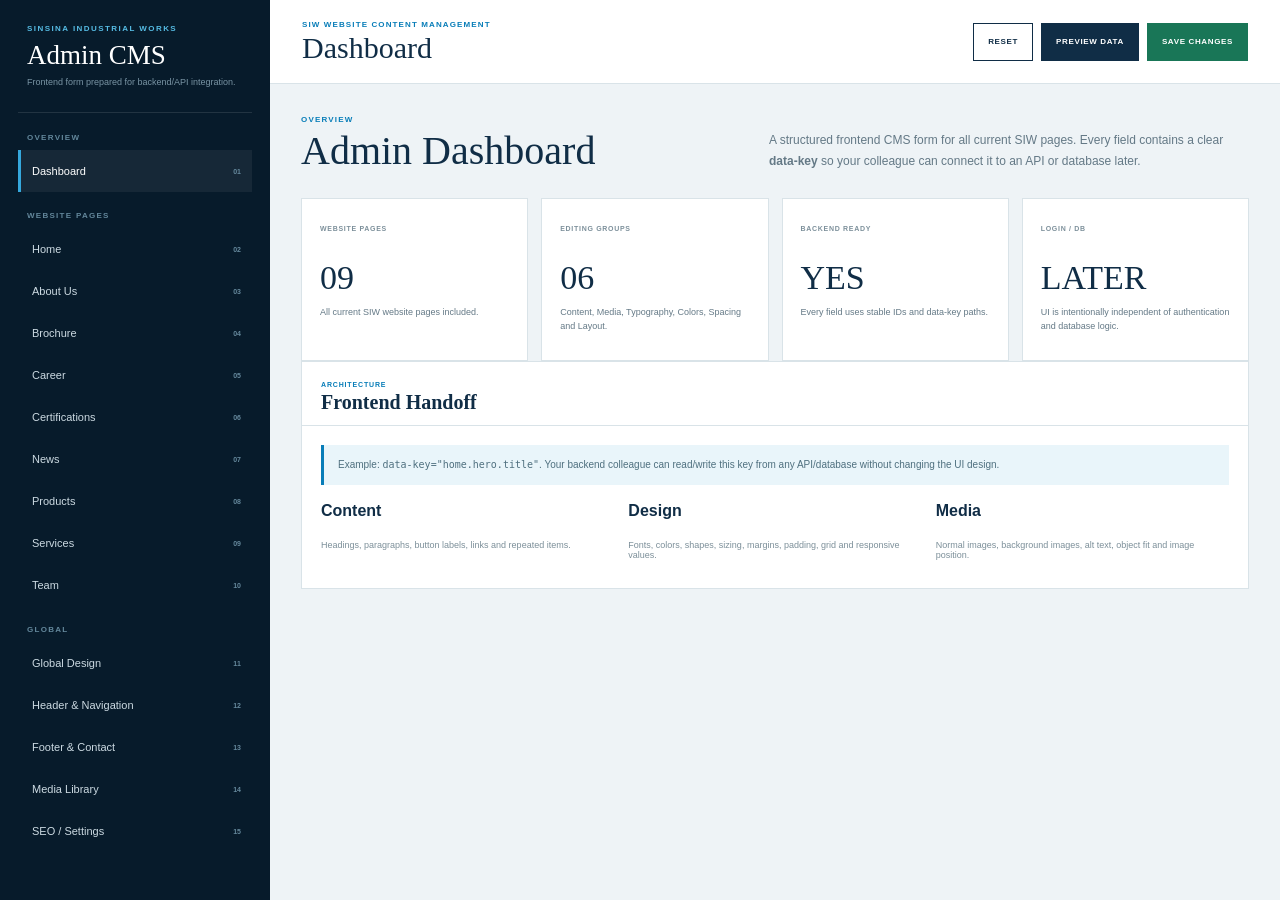
<file: siw-admin-form.html>
<!doctype html>
<html lang="en">
<head>
<meta charset="utf-8">
<meta name="viewport" content="width=device-width,initial-scale=1">
<title>SIW Admin CMS — Frontend Form</title>
<style>
:root{
 --navy:#071b2b;--navy2:#102d46;--blue:#087db8;--cyan:#35a8dd;
 --bg:#eef3f6;--surface:#fff;--line:#d9e3e8;--text:#647986;--ink:#102d46;
 --danger:#a64242;--success:#197657;--sidebar:270px
}
*{box-sizing:border-box} body{margin:0;font-family:Inter,"Segoe UI",Arial,sans-serif;background:var(--bg);color:var(--ink)}
button,input,select,textarea{font:inherit}button{cursor:pointer}a{text-decoration:none;color:inherit}
.app{min-height:100vh;display:grid;grid-template-columns:var(--sidebar) 1fr}
.sidebar{position:fixed;inset:0 auto 0 0;width:var(--sidebar);height:100vh;overflow:auto;background:var(--navy);color:#fff;padding:24px 18px}
.brand{padding:0 9px 22px;border-bottom:1px solid rgba(255,255,255,.11);margin-bottom:20px}
.brand small{display:block;color:#56bce4;font-size:8px;font-weight:900;letter-spacing:.18em;text-transform:uppercase}
.brand h1{font:500 27px/1.05 Georgia,serif;margin:8px 0 7px}.brand p{margin:0;color:#7994a4;font-size:9px;line-height:1.55}
.nav-label{margin:19px 9px 8px;color:#63879b;font-size:8px;font-weight:900;letter-spacing:.16em;text-transform:uppercase}
.nav-btn{width:100%;height:42px;border:0;border-left:3px solid transparent;background:transparent;color:#ccdae2;display:flex;align-items:center;justify-content:space-between;padding:0 11px;font-size:11px;text-align:left}
.nav-btn:hover,.nav-btn.active{background:rgba(255,255,255,.06);border-left-color:var(--cyan);color:#fff}
.nav-btn span{font-size:7px;color:#66899d;font-weight:900}
.main{grid-column:2;min-width:0}.topbar{position:sticky;top:0;z-index:20;background:rgba(255,255,255,.97);backdrop-filter:blur(12px);border-bottom:1px solid var(--line);min-height:84px;padding:0 32px;display:flex;align-items:center;justify-content:space-between;gap:15px}
.topbar small{display:block;color:var(--blue);font-size:8px;font-weight:900;letter-spacing:.14em;text-transform:uppercase;margin-bottom:4px}.topbar h2{margin:0;font:500 30px/1 Georgia,serif}
.actions{display:flex;gap:8px;flex-wrap:wrap}.btn{height:38px;padding:0 14px;border:1px solid var(--navy2);background:#fff;color:var(--navy2);font-size:8px;font-weight:900;letter-spacing:.08em;text-transform:uppercase}
.btn.primary{background:var(--navy2);color:#fff}.btn.success{background:var(--success);border-color:var(--success);color:#fff}
.content{padding:31px}.view{display:none}.view.active{display:block}
.intro{display:grid;grid-template-columns:1fr minmax(260px,480px);gap:50px;align-items:end;margin-bottom:27px}.eyebrow{color:var(--blue);font-size:8px;font-weight:900;letter-spacing:.15em;text-transform:uppercase;margin-bottom:7px}
.intro h3{margin:0;font:500 40px/1 Georgia,serif}.intro p{margin:0;color:var(--text);font-size:12px;line-height:1.7}
.box{background:#fff;border:1px solid var(--line);margin-bottom:17px}.box-head{min-height:64px;padding:0 19px;border-bottom:1px solid var(--line);display:flex;align-items:center;justify-content:space-between;gap:12px}.box-head h4{margin:0;font:600 20px Georgia,serif}.box-head small{color:var(--blue);font-size:7px;font-weight:900;letter-spacing:.12em;text-transform:uppercase}
.box-body{padding:19px}.grid{display:grid;grid-template-columns:repeat(2,minmax(0,1fr));gap:14px}.grid.three{grid-template-columns:repeat(3,minmax(0,1fr))}.grid.four{grid-template-columns:repeat(4,minmax(0,1fr))}
.field{margin-bottom:13px}.field.full{grid-column:1/-1}label{display:block;color:#5b707c;font-size:7px;font-weight:900;letter-spacing:.09em;text-transform:uppercase;margin-bottom:6px}
input,textarea,select{width:100%;border:1px solid #d3dfe5;background:#fff;color:#293e4b;outline:none;font-size:11px}input,select{height:41px;padding:0 10px}textarea{min-height:105px;padding:10px;resize:vertical;line-height:1.55}input[type=color]{padding:3px}
input:focus,select:focus,textarea:focus{border-color:var(--blue);box-shadow:0 0 0 3px rgba(8,125,184,.06)}
.section-card{border:1px solid var(--line);background:#fff;margin-bottom:13px}.section-trigger{width:100%;border:0;background:#fff;padding:16px 18px;display:flex;align-items:center;justify-content:space-between;text-align:left;color:var(--navy2)}
.section-trigger strong{font-size:13px}.section-trigger span{font-size:8px;color:var(--blue);font-weight:900}.section-body{display:none;border-top:1px solid var(--line);padding:18px;background:#fbfcfd}.section-card.open .section-body{display:block}
.tabs{display:flex;gap:7px;flex-wrap:wrap;margin-bottom:17px}.tab{height:31px;padding:0 11px;border:1px solid #cbd9df;background:#fff;color:#607582;font-size:8px;font-weight:900;text-transform:uppercase}.tab.active{background:var(--blue);border-color:var(--blue);color:#fff}
.subpanel{display:none}.subpanel.active{display:block}.hint{padding:12px 14px;background:#e9f5fa;border-left:3px solid var(--blue);color:#4f707f;font-size:10px;line-height:1.6;margin-bottom:17px}
.media-row{display:grid;grid-template-columns:140px 1fr;gap:14px;align-items:start}.preview{height:120px;border:1px solid var(--line);background:#f3f6f8;display:grid;place-items:center;overflow:hidden}.preview img{width:100%;height:100%;object-fit:cover}
.colors{display:grid;grid-template-columns:repeat(4,1fr);gap:12px}.color-card{padding:12px;border:1px solid var(--line);background:#fafcfd}.color-card input{height:46px;padding:2px}
.cards{display:grid;grid-template-columns:repeat(4,1fr);gap:13px}.stat{background:#fff;border:1px solid var(--line);padding:18px;min-height:130px}.stat small{color:#7d909b;font-size:7px;font-weight:900;letter-spacing:.1em;text-transform:uppercase}.stat strong{display:block;margin-top:24px;font:500 34px Georgia,serif;color:var(--navy2)}.stat p{font-size:9px;color:var(--text);line-height:1.5}
.footer-note{margin-top:20px;color:#7c8f99;font-size:9px}.toast{position:fixed;right:20px;bottom:20px;padding:12px 15px;background:var(--navy);color:#fff;font-size:9px;opacity:0;transform:translateY(10px);transition:.2s;z-index:100}.toast.show{opacity:1;transform:none}
@media(max-width:1050px){:root{--sidebar:220px}.grid.three,.grid.four,.colors,.cards{grid-template-columns:repeat(2,1fr)}}
@media(max-width:760px){.app{display:block}.sidebar{position:relative;width:100%;height:auto}.main{grid-column:auto}.topbar{position:relative;align-items:flex-start;flex-direction:column;padding:15px 18px}.content{padding:18px}.intro,.grid,.grid.three,.grid.four,.colors,.cards,.media-row{grid-template-columns:1fr}}
</style>
</head>
<body>
<div class="app">
<aside class="sidebar">
  <div class="brand"><small>Sinsina Industrial Works</small><h1>Admin CMS</h1><p>Frontend form prepared for backend/API integration.</p></div>
  <div class="nav-label">Overview</div>
  <button class="nav-btn active" data-view="dashboard">Dashboard <span>01</span></button>
  <div class="nav-label">Website Pages</div>
  <div id="pageNav"></div>
  <div class="nav-label">Global</div>
  <button class="nav-btn" data-view="global">Global Design <span>11</span></button>
  <button class="nav-btn" data-view="header">Header & Navigation <span>12</span></button>
  <button class="nav-btn" data-view="footer">Footer & Contact <span>13</span></button>
  <button class="nav-btn" data-view="media">Media Library <span>14</span></button>
  <button class="nav-btn" data-view="seo">SEO / Settings <span>15</span></button>
</aside>

<main class="main">
<header class="topbar">
 <div><small>SIW Website Content Management</small><h2 id="topTitle">Dashboard</h2></div>
 <div class="actions"><button class="btn" onclick="resetForm()">Reset</button><button class="btn primary" onclick="collectData()">Preview Data</button><button class="btn success" onclick="fakeSave()">Save Changes</button></div>
</header>

<div class="content">
<section class="view active" id="dashboard">
 <div class="intro"><div><div class="eyebrow">Overview</div><h3>Admin Dashboard</h3></div><p>A structured frontend CMS form for all current SIW pages. Every field contains a clear <b>data-key</b> so your colleague can connect it to an API or database later.</p></div>
 <div class="cards">
  <div class="stat"><small>Website Pages</small><strong>09</strong><p>All current SIW website pages included.</p></div>
  <div class="stat"><small>Editing Groups</small><strong>06</strong><p>Content, Media, Typography, Colors, Spacing and Layout.</p></div>
  <div class="stat"><small>Backend Ready</small><strong>YES</strong><p>Every field uses stable IDs and data-key paths.</p></div>
  <div class="stat"><small>Login / DB</small><strong>LATER</strong><p>UI is intentionally independent of authentication and database logic.</p></div>
 </div>
 <div class="box"><div class="box-head"><div><small>Architecture</small><h4>Frontend Handoff</h4></div></div><div class="box-body">
  <div class="hint">Example: <code>data-key="home.hero.title"</code>. Your backend colleague can read/write this key from any API/database without changing the UI design.</div>
  <div class="grid three"><div><b>Content</b><p class="footer-note">Headings, paragraphs, button labels, links and repeated items.</p></div><div><b>Design</b><p class="footer-note">Fonts, colors, shapes, sizing, margins, padding, grid and responsive values.</p></div><div><b>Media</b><p class="footer-note">Normal images, background images, alt text, object fit and image position.</p></div></div>
 </div></div>
</section>

<section class="view" id="pageEditor">
 <div class="intro"><div><div class="eyebrow">Page Editor</div><h3 id="pageName">Home</h3></div><p id="pageDesc">Edit each section independently. The same form structure is intentionally consistent across pages.</p></div>
 <div class="hint">The values here are frontend placeholders. The structure and <code>data-key</code> paths are ready for backend integration.</div>
 <div id="sectionList"></div>
</section>

<section class="view" id="global">
 <div class="intro"><div><div class="eyebrow">Global Design</div><h3>Design & Appearance</h3></div><p>Values intended to control the whole website globally.</p></div>
 <div class="box"><div class="box-head"><div><small>Brand Theme</small><h4>Colors</h4></div></div><div class="box-body colors">
  <div class="color-card"><label>Navy</label><input type="color" value="#071b2b" data-key="theme.colors.navy" id="theme_navy"><input value="#071b2b" data-mirror="theme_navy" style="margin-top:6px"></div><div class="color-card"><label>Navy 2</label><input type="color" value="#102d46" data-key="theme.colors.navy2" id="theme_navy2"><input value="#102d46" data-mirror="theme_navy2" style="margin-top:6px"></div><div class="color-card"><label>Blue</label><input type="color" value="#087db8" data-key="theme.colors.blue" id="theme_blue"><input value="#087db8" data-mirror="theme_blue" style="margin-top:6px"></div><div class="color-card"><label>Cyan</label><input type="color" value="#35a8dd" data-key="theme.colors.cyan" id="theme_cyan"><input value="#35a8dd" data-mirror="theme_cyan" style="margin-top:6px"></div><div class="color-card"><label>Light Background</label><input type="color" value="#eef3f6" data-key="theme.colors.light" id="theme_light"><input value="#eef3f6" data-mirror="theme_light" style="margin-top:6px"></div><div class="color-card"><label>White</label><input type="color" value="#ffffff" data-key="theme.colors.white" id="theme_white"><input value="#ffffff" data-mirror="theme_white" style="margin-top:6px"></div><div class="color-card"><label>Text</label><input type="color" value="#687c89" data-key="theme.colors.text" id="theme_text"><input value="#687c89" data-mirror="theme_text" style="margin-top:6px"></div><div class="color-card"><label>Lines</label><input type="color" value="#d9e3e8" data-key="theme.colors.line" id="theme_line"><input value="#d9e3e8" data-mirror="theme_line" style="margin-top:6px"></div>
 </div></div>
 <div class="box"><div class="box-head"><div><small>Typography</small><h4>Global Fonts</h4></div></div><div class="box-body grid four">
  <div class="field"><label>Body Font</label><select data-key="theme.typography.bodyFont"><option>Inter</option><option>Arial</option><option>Segoe UI</option><option>Helvetica</option><option>Georgia</option></select></div>
  <div class="field"><label>Heading Font</label><select data-key="theme.typography.headingFont"><option>Inter</option><option>Georgia</option><option>Arial</option><option>Segoe UI</option></select></div>
  <div class="field"><label>Base Font Size</label><input type="number" value="14" data-key="theme.typography.baseSize"></div>
  <div class="field"><label>Container Width</label><input type="number" value="1180" data-key="theme.layout.containerWidth"></div>
 </div></div>
 <div class="box"><div class="box-head"><div><small>Shape System</small><h4>Global UI Shape</h4></div></div><div class="box-body grid four">
  <div class="field"><label>Button Radius</label><input type="number" value="0" data-key="theme.shape.buttonRadius"></div>
  <div class="field"><label>Card Radius</label><input type="number" value="0" data-key="theme.shape.cardRadius"></div>
  <div class="field"><label>Border Width</label><input type="number" value="1" data-key="theme.shape.borderWidth"></div>
  <div class="field"><label>Shadow Strength</label><input type="range" min="0" max="100" value="15" data-key="theme.shape.shadowStrength"></div>
 </div></div>
</section>

<section class="view" id="header">
 <div class="intro"><div><div class="eyebrow">Global</div><h3>Header & Navigation</h3></div><p>Prepared as global content so the backend can apply it to every page.</p></div>
 <div class="box"><div class="box-body">
  <div class="media-row"><div class="preview"><img src="5.png" onerror="this.style.display='none'"></div><div>
   <div class="field"><label>Logo</label><input type="file" accept="image/*" data-key="header.logo.file"></div>
   <div class="grid"><div class="field"><label>Logo Path</label><input value="5.png" data-key="header.logo.src"></div><div class="field"><label>Logo Width</label><input type="number" value="155" data-key="header.logo.width"></div></div>
  </div></div>
  <div class="grid four">
   <div class="field"><label>Header Height</label><input type="number" value="82" data-key="header.height"></div>
   <div class="field"><label>Background</label><input type="color" value="#ffffff" data-key="header.background"></div>
   <div class="field"><label>Text Color</label><input type="color" value="#102d46" data-key="header.textColor"></div>
   <div class="field"><label>Menu Gap</label><input type="number" value="27" data-key="header.navGap"></div>
  </div>
  <div class="grid three">
   <div class="field"><label>Contact Label</label><input value="Contact" data-key="header.contact.label"></div>
   <div class="field"><label>Contact Link</label><input value="mailto:info@sinsinaworks.com" data-key="header.contact.href"></div>
   <div class="field"><label>Contact Style</label><select data-key="header.contact.style"><option>Outline</option><option>Filled</option><option>Pill</option><option>Text</option></select></div>
  </div>
 </div></div>
</section>

<section class="view" id="footer">
 <div class="intro"><div><div class="eyebrow">Global</div><h3>Footer & Contact</h3></div><p>One structured footer form to be shared across the site.</p></div>
 <div class="box"><div class="box-body grid">
  <div class="field"><label>Footer Description</label><textarea data-key="footer.description">Engineering, fabrication and industrial integration solutions built for demanding industries.</textarea></div>
  <div class="field"><label>Copyright</label><textarea data-key="footer.copyright">© Sinsina Industrial Works. All rights reserved.</textarea></div>
  <div class="field"><label>Email</label><input value="info@sinsinaworks.com" data-key="footer.contact.email"></div>
  <div class="field"><label>Phone</label><input data-key="footer.contact.phone"></div>
  <div class="field"><label>LinkedIn URL</label><input data-key="footer.social.linkedin"></div>
  <div class="field"><label>Background</label><input type="color" value="#081d2d" data-key="footer.background"></div>
 </div></div>
</section>

<section class="view" id="media">
 <div class="intro"><div><div class="eyebrow">Assets</div><h3>Media Library</h3></div><p>Frontend upload fields only. Your colleague can connect them to server storage later.</p></div>
 <div class="box"><div class="box-body">
  <div class="field"><label>Upload Images</label><input type="file" multiple accept="image/*" data-key="media.upload"></div>
  <div class="grid three"><div class="field"><label>Folder / Collection</label><select data-key="media.folder"><option>General</option><option>Home</option><option>Products</option><option>Services</option><option>News</option></select></div><div class="field"><label>Image Title</label><input data-key="media.title"></div><div class="field"><label>Alt Text</label><input data-key="media.alt"></div></div>
 </div></div>
</section>

<section class="view" id="seo">
 <div class="intro"><div><div class="eyebrow">Website Settings</div><h3>SEO / Page Settings</h3></div><p>Standard metadata fields for the backend to persist later.</p></div>
 <div class="box"><div class="box-body grid">
  <div class="field"><label>Page</label><select data-key="seo.page"><option>Home</option><option>About Us</option><option>Brochure</option><option>Career</option><option>Certifications</option><option>News</option><option>Products</option><option>Services</option><option>Team</option></select></div>
  <div class="field"><label>Browser Title</label><input data-key="seo.title"></div>
  <div class="field full"><label>Meta Description</label><textarea data-key="seo.description"></textarea></div>
  <div class="field"><label>Slug / URL</label><input data-key="seo.slug"></div>
  <div class="field"><label>Indexing</label><select data-key="seo.indexing"><option>index, follow</option><option>noindex, follow</option><option>noindex, nofollow</option></select></div>
 </div></div>
</section>

</div>
</main>
</div>
<div class="toast" id="toast">Saved</div>

<script>
const PAGES={"home": {"label": "Home", "sections": ["Hero", "Why Clients Trust Sinsina", "About Us", "From Design to Delivery", "Scale / Facility", "Our Capabilities", "Proven Project by Project", "Trusted Across Industries", "See Sinsina at Work", "Let’s Engineer What’s Next"]}, "about": {"label": "About Us", "sections": ["About Hero", "Company Overview", "Vision & Mission", "From Design to Delivery"]}, "brochure": {"label": "Brochure", "sections": ["Hero", "Brochure / Company Profile", "Download / CTA"]}, "career": {"label": "Career", "sections": ["Career Hero", "Careers Content", "Application / Contact"]}, "certifications": {"label": "Certifications", "sections": ["Certifications Hero", "Certificates", "Approvals / Clients"]}, "news": {"label": "News", "sections": ["News Intro", "Featured News", "News Feed", "More from Sinsina"]}, "products": {"label": "Products", "sections": ["Products Intro", "Product Index", "Products Section", "Product Cards"]}, "services": {"label": "Services", "sections": ["Services Hero", "Execution Strip", "Industries", "Difference / CTA"]}, "team": {"label": "Team", "sections": ["Team Hero", "Leadership & Organization", "Top Leadership", "Management Groups"]}};
const groups=["Content","Images","Typography","Colors","Spacing","Layout"];
let currentPage="home";

function esc(s=""){return String(s).replace(/[&<>"']/g,m=>({"&":"&amp;","<":"&lt;",">":"&gt;",'"':"&quot;","'":"&#039;"}[m]))}
function showView(id,title){
 document.querySelectorAll(".view").forEach(v=>v.classList.remove("active"));
 document.getElementById(id).classList.add("active");document.getElementById("topTitle").textContent=title;
}
function setActive(btn){document.querySelectorAll(".nav-btn").forEach(b=>b.classList.remove("active"));btn.classList.add("active")}
const nav=document.getElementById("pageNav");
Object.entries(PAGES).forEach(([key,p],i)=>{
 const b=document.createElement("button");b.className="nav-btn";b.innerHTML=`${p.label} <span>${String(i+2).padStart(2,"0")}</span>`;
 b.onclick=()=>{setActive(b);currentPage=key;renderPage(key);showView("pageEditor",p.label+" Editor")};nav.appendChild(b)
});
document.querySelectorAll(".nav-btn[data-view]").forEach(b=>b.onclick=()=>{setActive(b);showView(b.dataset.view,b.textContent.replace(/\d+$/,"").trim())});

function genericContent(key,section){
 const base=`${key}.${slug(section)}`;
 return `
 <div class="tabs">${groups.map((g,i)=>`<button type="button" class="tab ${i===0?"active":""}" data-tab="${slug(g)}">${g}</button>`).join("")}</div>
 <div class="subpanel active" data-panel="content">
   <div class="grid">
    <div class="field full"><label>Section Heading</label><input data-key="${base}.heading" placeholder="${esc(section)} heading"></div>
    <div class="field full"><label>Description / Body Copy</label><textarea data-key="${base}.description" placeholder="Section description"></textarea></div>
    <div class="field"><label>Eyebrow / Label</label><input data-key="${base}.eyebrow"></div>
    <div class="field"><label>Button Text</label><input data-key="${base}.cta.label"></div>
    <div class="field full"><label>Button Link</label><input data-key="${base}.cta.href"></div>
   </div>
 </div>
 <div class="subpanel" data-panel="images">
  <div class="media-row"><div class="preview"><span style="font-size:9px;color:#7b909b">IMAGE PREVIEW</span></div><div>
   <div class="field"><label>Image File</label><input type="file" accept="image/*" data-key="${base}.image.file"></div>
   <div class="field"><label>Current Image Path</label><input data-key="${base}.image.src"></div>
   <div class="grid"><div class="field"><label>Object Fit</label><select data-key="${base}.image.fit"><option>cover</option><option>contain</option><option>fill</option></select></div><div class="field"><label>Position</label><input value="center center" data-key="${base}.image.position"></div></div>
   <div class="field"><label>Alt Text</label><input data-key="${base}.image.alt"></div>
   <div class="field"><label>Background Image Path</label><input data-key="${base}.backgroundImage"></div>
  </div></div>
 </div>
 <div class="subpanel" data-panel="typography">
  <div class="grid four">
   <div class="field"><label>Heading Font</label><select data-key="${base}.typography.heading.font"><option>Inter</option><option>Arial</option><option>Segoe UI</option><option>Georgia</option></select></div>
   <div class="field"><label>Heading Size</label><input type="number" data-key="${base}.typography.heading.size"></div>
   <div class="field"><label>Heading Weight</label><select data-key="${base}.typography.heading.weight"><option>400</option><option>500</option><option>600</option><option>700</option><option>800</option><option>900</option></select></div>
   <div class="field"><label>Heading Line Height</label><input type="number" step=".05" data-key="${base}.typography.heading.lineHeight"></div>
   <div class="field"><label>Body Font</label><select data-key="${base}.typography.body.font"><option>Inter</option><option>Arial</option><option>Segoe UI</option><option>Georgia</option></select></div>
   <div class="field"><label>Body Size</label><input type="number" data-key="${base}.typography.body.size"></div>
   <div class="field"><label>Letter Spacing</label><input type="number" step=".1" data-key="${base}.typography.letterSpacing"></div>
   <div class="field"><label>Text Align</label><select data-key="${base}.typography.align"><option>left</option><option>center</option><option>right</option><option>justify</option></select></div>
  </div>
 </div>
 <div class="subpanel" data-panel="colors">
  <div class="grid four">
   <div class="field"><label>Heading Color</label><input type="color" value="#102d46" data-key="${base}.colors.heading"></div>
   <div class="field"><label>Text Color</label><input type="color" value="#687c89" data-key="${base}.colors.text"></div>
   <div class="field"><label>Background Color</label><input type="color" value="#ffffff" data-key="${base}.colors.background"></div>
   <div class="field"><label>Accent Color</label><input type="color" value="#087db8" data-key="${base}.colors.accent"></div>
  </div>
 </div>
 <div class="subpanel" data-panel="spacing">
  <div class="grid four">
   <div class="field"><label>Padding Top</label><input type="number" data-key="${base}.spacing.paddingTop"></div>
   <div class="field"><label>Padding Bottom</label><input type="number" data-key="${base}.spacing.paddingBottom"></div>
   <div class="field"><label>Padding Left / Right</label><input type="number" data-key="${base}.spacing.paddingX"></div>
   <div class="field"><label>Gap</label><input type="number" data-key="${base}.spacing.gap"></div>
   <div class="field"><label>Margin Top</label><input type="number" data-key="${base}.spacing.marginTop"></div>
   <div class="field"><label>Margin Bottom</label><input type="number" data-key="${base}.spacing.marginBottom"></div>
   <div class="field"><label>Min Height</label><input type="number" data-key="${base}.size.minHeight"></div>
   <div class="field"><label>Max Width</label><input type="number" data-key="${base}.size.maxWidth"></div>
  </div>
 </div>
 <div class="subpanel" data-panel="layout">
  <div class="grid four">
   <div class="field"><label>Layout</label><select data-key="${base}.layout.display"><option>block</option><option>flex</option><option>grid</option></select></div>
   <div class="field"><label>Columns</label><input type="number" min="1" max="12" value="1" data-key="${base}.layout.columns"></div>
   <div class="field"><label>Border Radius</label><input type="number" value="0" data-key="${base}.layout.radius"></div>
   <div class="field"><label>Border Width</label><input type="number" value="0" data-key="${base}.layout.borderWidth"></div>
   <div class="field"><label>Opacity %</label><input type="number" min="0" max="100" value="100" data-key="${base}.layout.opacity"></div>
   <div class="field"><label>Position</label><select data-key="${base}.layout.position"><option>static</option><option>relative</option><option>absolute</option><option>sticky</option></select></div>
   <div class="field"><label>Z Index</label><input type="number" data-key="${base}.layout.zIndex"></div>
   <div class="field"><label>Visibility</label><select data-key="${base}.visible"><option value="true">Visible</option><option value="false">Hidden</option></select></div>
  </div>
 </div>`;
}
function slug(s){return s.toLowerCase().replace(/[^a-z0-9]+/g,"_").replace(/^_|_$/g,"")}
function renderPage(key){
 const p=PAGES[key];document.getElementById("pageName").textContent=p.label;
 document.getElementById("sectionList").innerHTML=p.sections.map((s,i)=>`
 <div class="section-card ${i===0?"open":""}">
  <button type="button" class="section-trigger"><strong>${esc(s)}</strong><span>SECTION ${String(i+1).padStart(2,"0")} +</span></button>
  <div class="section-body">${genericContent(key,s)}</div>
 </div>`).join("");
 bindSectionUI();
}
function bindSectionUI(){
 document.querySelectorAll(".section-trigger").forEach(b=>b.onclick=()=>b.closest(".section-card").classList.toggle("open"));
 document.querySelectorAll(".section-card").forEach(card=>{
  card.querySelectorAll(".tab").forEach(t=>t.onclick=()=>{
   card.querySelectorAll(".tab").forEach(x=>x.classList.remove("active"));t.classList.add("active");
   card.querySelectorAll(".subpanel").forEach(x=>x.classList.remove("active"));
   card.querySelector(`[data-panel="${t.dataset.tab}"]`).classList.add("active");
  });
 });
}
function collectData(){
 const data={};document.querySelectorAll("[data-key]").forEach(el=>{
  if(el.type==="file")return;data[el.dataset.key]=el.type==="checkbox"?el.checked:el.value;
 });
 console.log("SIW CMS FRONTEND DATA",data);
 alert("The form data object was printed to the browser console.\n\nThis is the object your colleague can send to an API/database.");
 return data;
}
function fakeSave(){collectData();showToast("Frontend form ready — backend save can be connected later.")}
function resetForm(){if(confirm("Reset current frontend form values?"))location.reload()}
function showToast(m){const t=document.getElementById("toast");t.textContent=m;t.classList.add("show");setTimeout(()=>t.classList.remove("show"),2200)}
document.querySelectorAll('input[type="color"]').forEach(c=>c.oninput=()=>{const m=document.querySelector(`[data-mirror="${c.id}"]`);if(m)m.value=c.value});
document.querySelectorAll("[data-mirror]").forEach(m=>m.onchange=()=>{const c=document.getElementById(m.dataset.mirror);if(c)c.value=m.value});
renderPage("home");
</script>
</body></html>
</file>
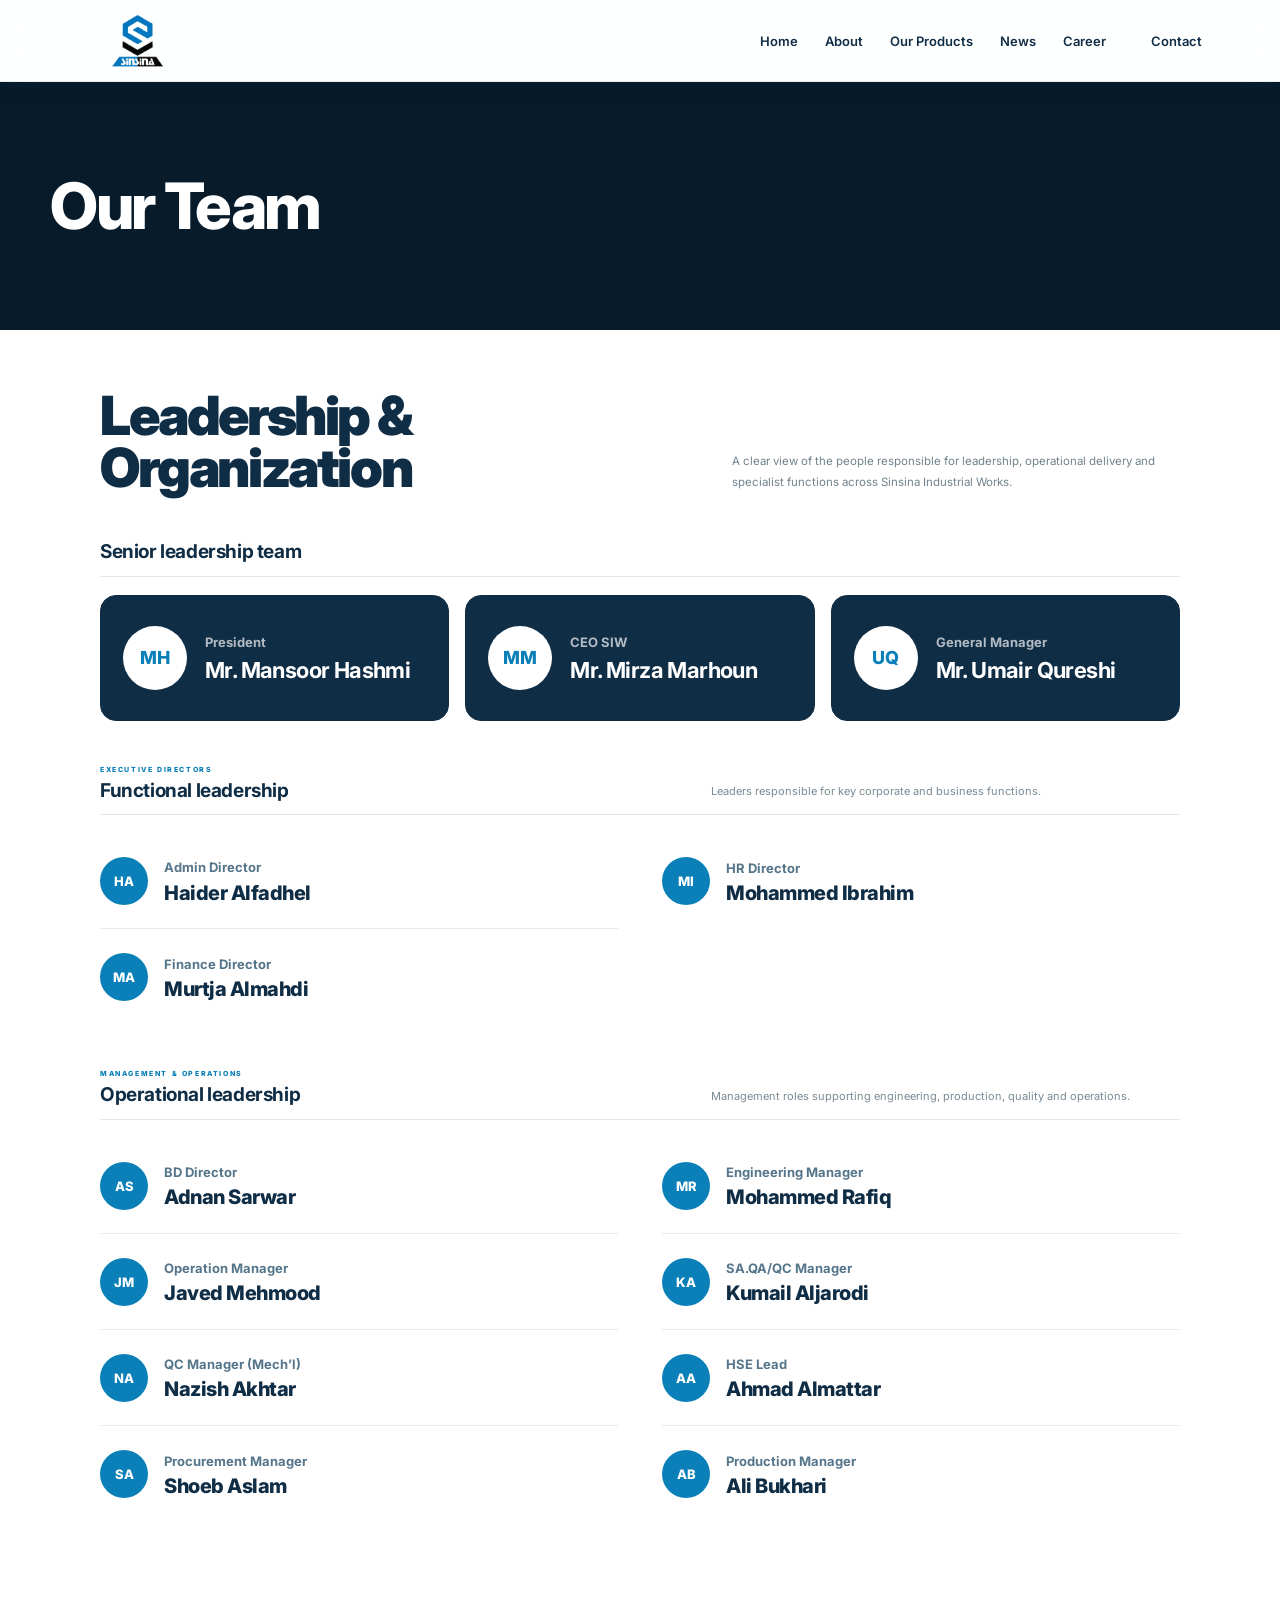
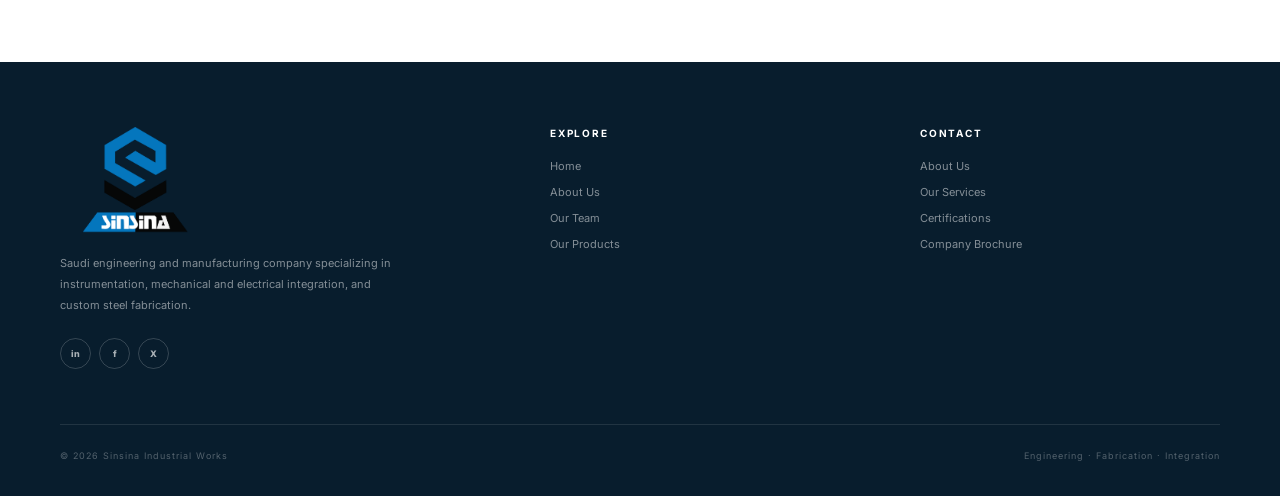
<file: team.html>
<link rel="preconnect" href="https://fonts.googleapis.com">
<link rel="preconnect" href="https://fonts.gstatic.com" crossorigin>
<link href="https://fonts.googleapis.com/css2?family=Inter:wght@400;500;600;700;800;900&display=swap" rel="stylesheet">
<style>
    * {
        margin: 0;
        padding: 0;
        box-sizing: border-box;
    }
    :root {
        --navy: #071b2b;
        --navy2: #102d46;
        --blue: #087db8;
        --cyan: #35a8dd;
        --light: #eef3f6;
        --white: #fff;
        --muted: #82929d;
        --line: rgba(255,255,255,.12);
    }
    html {
        scroll-behavior: smooth;
    }
    body {
        font-family: "Inter", Arial, sans-serif;
        background: var(--light);
        color: var(--navy);
        overflow-x: hidden;
        -webkit-font-smoothing: antialiased;
    }
    a {
        color: inherit;
        text-decoration: none;
    }
    button {
        font: inherit;
    }
    .container {
        width: min(1160px, calc(100% - 60px));
        margin: auto;
    }
    /* =====================================================
       HEADER
    ====================================================== */
  
.site-header{
    position:fixed;
    top:0;
    left:0;
    width:100%;
    height:82px;
    z-index:1000;
    background:rgba(255,255,255,.94);
    backdrop-filter:blur(14px);
    -webkit-backdrop-filter:blur(14px);
    border-bottom:1px solid rgba(16,45,70,.08);
    box-shadow:0 6px 24px rgba(16,45,70,.05);
}

.nav{
    height:100%;
    display:flex;
    align-items:center;
    justify-content:space-between;
}

.brand{
    display:flex;
    align-items:center;
}

.brand img{
    width:155px;
    height:60px;
    object-fit:contain;
}

.nav-links{
    display:flex;
    align-items:center;
    gap:27px;
}

.nav-links > a,
.nav-dropdown-btn{
    border:0;
    background:none;
    color:#102d46;
    font-size:13px;
    font-weight:600;
    cursor:pointer;
    transition:.25s ease;
}

.nav-links > a:hover,
.nav-dropdown-btn:hover{
    color:#1689bd;
}

.nav-dropdown{
    position:relative;
}

.nav-dropdown-btn{
    display:flex;
    align-items:center;
    gap:7px;
}

.nav-dropdown-menu{
    position:absolute;
    top:calc(100% + 20px);
    left:50%;
    transform:translateX(-50%) translateY(8px);
    width:210px;
    padding:10px;
    background:white;
    border:1px solid #e1e8ed;
    box-shadow:0 20px 50px rgba(16,45,70,.12);
    opacity:0;
    visibility:hidden;
    transition:.25s ease;
}

.nav-dropdown:hover .nav-dropdown-menu{
    opacity:1;
    visibility:visible;
    transform:translateX(-50%) translateY(0);
}

.nav-dropdown-menu a{
    display:block;
    padding:12px 14px;
    color:#506674;
    font-size:12px;
    transition:.2s ease;
}

.nav-dropdown-menu a:hover{
    color:#1689bd;
    background:#f2f7fa;
}

.nav-contact{
    padding:11px 18px;
    border:1px solid #b8cbd6;
}

.menu-button{
    display:none;
    width:40px;
    height:40px;
    border:0;
    background:transparent;
    cursor:pointer;
    flex-direction:column;
    justify-content:center;
    align-items:center;
    gap:5px;
}

.menu-button span{
    width:23px;
    height:2px;
    background:#102d46;
}

.preview{
    padding-top:140px;
    text-align:center;
    color:#7a8d98;
    font-size:13px;
}

@media(max-width:900px){
    .menu-button{
        display:flex;
    }

    .nav-links{
        position:fixed;
        top:82px;
        left:0;
        right:0;
        display:none;
        flex-direction:column;
        align-items:stretch;
        gap:0;
        padding:15px 18px 25px;
        background:#fff;
        box-shadow:0 20px 35px rgba(7,27,43,.12);
    }

    .nav-links.open{
        display:flex;
    }

    .nav-links > a,
    .nav-dropdown-btn{
        width:100%;
        padding:14px 5px;
        text-align:left;
    }

    .nav-dropdown-menu{
        position:static;
        display:none;
        width:100%;
        opacity:1;
        visibility:visible;
        transform:none;
        box-shadow:none;
        border:0;
        padding:0 0 0 12px;
    }

    .nav-dropdown.mobile-open .nav-dropdown-menu{
        display:block;
    }
}
    /* =====================================================
       HERO
    ====================================================== */
    .hero {
        position: relative;
        min-height: 720px;
        display: flex;
        align-items: center;
        overflow: hidden;
        background: var(--navy);
    }
    .hero-video {
        position: absolute;
        inset: 0;
        width: 100%;
        height: 100%;
        overflow: hidden;
        pointer-events: none;
    }
    .hero-video iframe {
        position: absolute;
        top: 50%;
        left: 50%;
        width: 100vw;
        height: 56.25vw;
        min-height: 100vh;
        min-width: 177.78vh;
        transform: translate(-50%, -50%);
        border: 0;
        opacity: .55;
    }
    .hero-overlay {
        position: absolute;
        inset: 0;
        background:
            linear-gradient(90deg,
                rgba(7,27,43,.98) 0%,
                rgba(7,27,43,.82) 45%,
                rgba(7,27,43,.55) 100%),
            linear-gradient(0deg,
                rgba(7,27,43,.92),
                transparent 55%);
    }
    .hero-grid {
        position: absolute;
        inset: 0;
        opacity: .14;
        background-image:
            linear-gradient(rgba(53,168,221,.22) 1px, transparent 1px),
            linear-gradient(90deg, rgba(53,168,221,.22) 1px, transparent 1px);
        background-size: 70px 70px;
        mask-image: linear-gradient(to right, black, transparent 80%);
    }
    .hero-rings {
        position: absolute;
        right: -180px;
        top: -180px;
        width: 650px;
        height: 650px;
        border: 1px solid rgba(53,168,221,.22);
        border-radius: 50%;
    }
    .hero-rings::before,
    .hero-rings::after {
        content: "";
        position: absolute;
        border: 1px solid rgba(53,168,221,.15);
        border-radius: 50%;
    }
    .hero-rings::before {
        inset: 70px;
    }
    .hero-rings::after {
        inset: 150px;
    }
    .hero-content {
        position: relative;
        z-index: 3;
        padding-top: 80px;
    }
    .hero-kicker {
        display: flex;
        align-items: center;
        gap: 12px;
        margin-bottom: 25px;
        color: var(--cyan);
        font-size: 10px;
        font-weight: 800;
        letter-spacing: 3px;
        text-transform: uppercase;
    }
    .hero-kicker::before {
        content: "";
        width: 35px;
        height: 2px;
        background: var(--cyan);
    }
    .hero h1 {
        max-width: 850px;
        color: #fff;
        font-size: clamp(60px, 9vw, 118px);
        line-height: .88;
        letter-spacing: -6px;
        font-weight: 900;
    }
    .hero h1 span {
        display: block;
        color: transparent;
        -webkit-text-stroke: 1px rgba(255,255,255,.55);
    }
    .hero-copy {
        max-width: 540px;
        margin-top: 35px;
        color: rgba(255,255,255,.62);
        font-size: 13px;
        line-height: 1.9;
    }
    .hero-bottom {
        position: absolute;
        left: 0;
        right: 0;
        bottom: 35px;
        z-index: 3;
    }
    .hero-meta {
        display: flex;
        justify-content: space-between;
        align-items: center;
        color: rgba(255,255,255,.4);
        font-size: 9px;
        letter-spacing: 2px;
        text-transform: uppercase;
    }
    .scroll-line {
        display: flex;
        align-items: center;
        gap: 12px;
    }
    .scroll-line::before {
        content: "";
        width: 50px;
        height: 1px;
        background: var(--cyan);
    }
    /* =====================================================
       INTRO
    ====================================================== */
    .intro {
        padding: 120px 0 75px;
        background: var(--light);
    }
    .intro-row {
        display: grid;
        grid-template-columns: 1.2fr .8fr;
        gap: 80px;
        align-items: end;
    }
    .eyebrow {
        margin-bottom: 17px;
        color: var(--blue);
        font-size: 10px;
        font-weight: 800;
        letter-spacing: 2px;
        text-transform: uppercase;
    }
    .intro h2 {
        max-width: 700px;
        color: var(--navy2);
        font-size: clamp(42px, 5.5vw, 70px);
        line-height: .96;
        letter-spacing: -3px;
        font-weight: 900;
    }
    .intro h2 span {
        color: var(--blue);
    }
    .intro-copy {
        color: #6d808c;
        font-size: 12px;
        line-height: 1.9;
    }
    /* =====================================================
       SYSTEM
    ====================================================== */
    .system {
        position: relative;
        padding: 75px 0;
        background: var(--navy);
        overflow: hidden;
    }
    .system::before {
        content: "";
        position: absolute;
        inset: 0;
        opacity: .08;
        background-image:
            linear-gradient(rgba(255,255,255,.3) 1px, transparent 1px),
            linear-gradient(90deg, rgba(255,255,255,.3) 1px, transparent 1px);
        background-size: 45px 45px;
    }
    .system-inner {
        position: relative;
        z-index: 2;
    }
    .system-label {
        color: var(--cyan);
        font-size: 9px;
        font-weight: 800;
        letter-spacing: 2px;
        text-transform: uppercase;
    }
    .system-title {
        margin-top: 15px;
        color: #fff;
        font-size: clamp(30px, 4vw, 48px);
        font-weight: 800;
        letter-spacing: -2px;
    }
    .system-title span {
        color: var(--cyan);
    }
    .system-network {
        position: relative;
        height: 270px;
        margin-top: 45px;
        border: 1px solid rgba(255,255,255,.1);
        overflow: hidden;
    }
    .network-line {
        position: absolute;
        background: rgba(53,168,221,.28);
        transform-origin: left center;
    }
    .line-one {
        width: 34%;
        height: 1px;
        left: 8%;
        top: 50%;
        transform: rotate(-20deg);
    }
    .line-two {
        width: 28%;
        height: 1px;
        left: 28%;
        top: 45%;
        transform: rotate(18deg);
    }
    .line-three {
        width: 31%;
        height: 1px;
        left: 47%;
        top: 51%;
        transform: rotate(-12deg);
    }
    .line-four {
        width: 27%;
        height: 1px;
        left: 62%;
        top: 45%;
        transform: rotate(17deg);
    }
    .network-node {
        position: absolute;
        width: 11px;
        height: 11px;
        border: 2px solid var(--cyan);
        border-radius: 50%;
        background: var(--navy);
        box-shadow: 0 0 18px rgba(53,168,221,.6);
    }
    .node-1 { left: 8%; top: 47%; }
    .node-2 { left: 30%; top: 43%; }
    .node-3 { left: 47%; top: 48%; }
    .node-4 { left: 64%; top: 43%; }
    .node-5 { right: 8%; top: 48%; }
    .network-word {
        position: absolute;
        color: rgba(255,255,255,.7);
        font-size: 9px;
        font-weight: 700;
        letter-spacing: 1.5px;
        text-transform: uppercase;
    }
    .word-1 { left: 4%; top: 25%; }
    .word-2 { left: 25%; top: 70%; }
    .word-3 { left: 43%; top: 20%; }
    .word-4 { left: 59%; top: 70%; }
    .word-5 { right: 3%; top: 25%; }
    /* =====================================================
       TEAM
    ====================================================== */
    .team {
        padding: 110px 0 130px;
        background: var(--light);
    }
    .team-heading {
        display: flex;
        justify-content: space-between;
        align-items: end;
        gap: 50px;
        margin-bottom: 55px;
    }
    .team-heading h2 {
        margin-top: 12px;
        color: var(--navy2);
        font-size: clamp(44px, 6vw, 75px);
        line-height: .9;
        letter-spacing: -4px;
        font-weight: 900;
    }
    .team-heading p {
        max-width: 350px;
        color: #71838f;
        font-size: 12px;
        line-height: 1.9;
    }
    .team-grid {
        display: grid;
        grid-template-columns: repeat(3, 1fr);
        gap: 18px;
    }
    /* =====================================================
       PERSON CARD
    ====================================================== */
    .person-card {
        position: relative;
        min-height: 390px;
        display: flex;
        flex-direction: column;
        justify-content: space-between;
        padding: 24px;
        overflow: hidden;
        background:
            linear-gradient(145deg, #102d46, #071b2b);
        border: 1px solid rgba(7,27,43,.1);
        color: #fff;
        transition:
            transform .45s cubic-bezier(.2,.7,.2,1),
            box-shadow .45s ease;
    }
    .person-card:hover {
        transform: translateY(-9px);
        box-shadow: 0 30px 60px rgba(7,27,43,.2);
    }
    .person-card::before {
        content: "";
        position: absolute;
        inset: 0;
        background-image:
            linear-gradient(rgba(53,168,221,.13) 1px, transparent 1px),
            linear-gradient(90deg, rgba(53,168,221,.13) 1px, transparent 1px);
        background-size: 30px 30px;
        opacity: .35;
        transition: .5s ease;
    }
    .person-card:hover::before {
        background-size: 20px 20px;
        opacity: .65;
    }
    .person-card::after {
        content: "";
        position: absolute;
        width: 240px;
        height: 240px;
        right: -100px;
        bottom: -110px;
        border: 1px solid rgba(53,168,221,.25);
        border-radius: 50%;
        box-shadow:
            0 0 0 35px rgba(53,168,221,.035),
            0 0 0 70px rgba(53,168,221,.025);
    }
    .person-top,
    .person-main,
    .person-bottom {
        position: relative;
        z-index: 2;
    }
    .person-top {
        display: flex;
        justify-content: space-between;
        align-items: center;
    }
    .person-number {
        color: rgba(255,255,255,.38);
        font-size: 10px;
        font-weight: 800;
        letter-spacing: 2px;
    }
    .person-dept {
        padding: 6px 8px;
        border: 1px solid rgba(53,168,221,.35);
        color: var(--cyan);
        font-size: 7px;
        font-weight: 800;
        letter-spacing: 1.2px;
        text-transform: uppercase;
    }
    .person-main {
        margin-top: 25px;
    }
    .initials {
        position: relative;
        display: inline-block;
        color: rgba(255,255,255,.06);
        font-size: 125px;
        line-height: .75;
        letter-spacing: -10px;
        font-weight: 900;
        user-select: none;
        transition:
            color .45s ease,
            transform .45s ease;
    }
    .person-card:hover .initials {
        color: rgba(53,168,221,.13);
        transform: translateX(8px);
    }
    .initials::after {
        content: "";
        position: absolute;
        width: 70px;
        height: 2px;
        left: 7px;
        bottom: -18px;
        background: var(--cyan);
        box-shadow: 0 0 20px rgba(53,168,221,.7);
    }
    .person-name {
        margin-top: 45px;
        max-width: 280px;
        color: #fff;
        font-size: 21px;
        line-height: 1.08;
        letter-spacing: -.5px;
        font-weight: 800;
        text-transform: uppercase;
    }
    .person-role {
        margin-top: 10px;
        color: var(--cyan);
        font-size: 9px;
        font-weight: 800;
        letter-spacing: 1.4px;
        text-transform: uppercase;
    }
    .person-bottom {
        display: flex;
        justify-content: space-between;
        align-items: end;
        margin-top: 25px;
    }
    .person-index {
        color: rgba(255,255,255,.3);
        font-size: 8px;
        letter-spacing: 1px;
        text-transform: uppercase;
    }
    .person-arrow {
        width: 40px;
        height: 40px;
        display: flex;
        align-items: center;
        justify-content: center;
        background: var(--blue);
        color: #fff;
        font-size: 18px;
        transition: .3s ease;
    }
    .person-card:hover .person-arrow {
        background: var(--cyan);
        transform: translate(3px,-3px);
    }
    /* =====================================================
       FOOTER
    ====================================================== */
    .site-footer {
        padding: 65px 0 35px;
        background: #081d2d;
        color: #fff;
    }
    .footer-top {
        display: grid;
        grid-template-columns: 1.4fr 1fr 1fr;
        gap: 70px;
        padding-bottom: 55px;
        border-bottom: 1px solid rgba(255,255,255,.1);
    }
    .footer-brand img {
        width: 150px;
        margin-bottom: 20px;
    }
    .footer-brand p {
        max-width: 350px;
        color: rgba(255,255,255,.5);
        font-size: 11px;
        line-height: 1.9;
    }
    .footer-column h4 {
        margin-bottom: 20px;
        font-size: 10px;
        letter-spacing: 1.8px;
        text-transform: uppercase;
    }
    .footer-column a {
        display: block;
        margin-bottom: 12px;
        color: rgba(255,255,255,.5);
        font-size: 11px;
        transition: .2s ease;
    }
    .footer-column a:hover {
        color: var(--cyan);
    }
    .footer-socials {
        display: flex;
        gap: 8px;
        margin-top: 22px;
    }
    .footer-social {
        width: 31px;
        height: 31px;
        display: flex;
        align-items: center;
        justify-content: center;
        border: 1px solid rgba(255,255,255,.18);
        border-radius: 50%;
        color: rgba(255,255,255,.65);
        font-size: 9px;
        font-weight: 800;
        transition: .25s ease;
    }
    .footer-social:hover {
        color: #fff;
        background: var(--blue);
        border-color: var(--blue);
        transform: translateY(-2px);
    }
    .footer-bottom {
        display: flex;
        justify-content: space-between;
        padding-top: 25px;
        color: rgba(255,255,255,.3);
        font-size: 9px;
        letter-spacing: 1px;
    }
    /* =====================================================
       MOBILE
    ====================================================== */
    @media (max-width: 950px) {
        .team-grid {
            grid-template-columns: repeat(2, 1fr);
        }
        .footer-top {
            grid-template-columns: 1fr 1fr;
        }
    }
    @media (max-width: 700px) {
        .container {
            width: calc(100% - 36px);
        }
        .site-header {
            height: 72px;
        }
        .logo {
            width: 125px;
        }
        .nav-links {
            position: fixed;
            top: 72px;
            left: 0;
            right: 0;
            display: flex;
            flex-direction: column;
            align-items: stretch;
            gap: 0;
            padding: 15px 18px 25px;
            background: #fff;
            box-shadow: 0 20px 35px rgba(7,27,43,.12);
            transform: translateY(-130%);
            transition: .35s ease;
        }
        .nav-links.open {
            transform: translateY(0);
        }
        .nav-links > a,
        .nav-dropdown-btn {
            padding: 15px 5px;
            text-align: left;
        }
        .nav-links > a::after {
            display: none;
        }
        .nav-dropdown-menu {
            position: static;
            width: 100%;
            display: none;
            opacity: 1;
            visibility: visible;
            transform: none;
            box-shadow: none;
            border: 0;
            padding: 0 0 0 12px;
        }
        .nav-dropdown.mobile-open .nav-dropdown-menu {
            display: block;
        }
        .nav-contact {
            display: block !important;
            text-align: center !important;
            margin-top: 8px;
        }
        .menu-button {
            display: flex;
        }
        .hero {
            min-height: 650px;
        }
        .hero h1 {
            font-size: clamp(58px, 17vw, 90px);
            letter-spacing: -4px;
        }
        .hero-copy {
            font-size: 12px;
        }
        .hero-video iframe {
            opacity: .35;
        }
        .intro {
            padding: 80px 0 60px;
        }
        .intro-row {
            grid-template-columns: 1fr;
            gap: 30px;
        }
        .intro h2 {
            font-size: 45px;
        }
        .system {
            padding: 60px 0;
        }
        .system-network {
            height: 210px;
        }
        .network-word {
            font-size: 7px;
        }
        .team {
            padding: 80px 0 90px;
        }
        .team-heading {
            display: block;
        }
        .team-heading p {
            margin-top: 25px;
        }
        .team-grid {
            grid-template-columns: 1fr;
        }
        .person-card {
            min-height: 360px;
        }
        .footer-top {
            grid-template-columns: 1fr;
            gap: 40px;
        }
        .footer-bottom {
            display: block;
            line-height: 2;
        }
    }
</style>

<style>
/* =========================================================
   TEAM V3 — INDUSTRIAL LEADERSHIP / MOSAIC
   ========================================================= */

:root{
  --tv3-dark:#071b2b;
  --tv3-navy:#102d46;
  --tv3-blue:#087db8;
  --tv3-cyan:#35a8dd;
  --tv3-light:#eef3f6;
  --tv3-white:#fff;
  --tv3-text:#6d808c;
  --tv3-max:1080px;
}

body{
  background:var(--tv3-light)!important;
}

/* ---------- HERO ---------- */
.hero{
  min-height:460px!important;
  padding-top:82px;
  position:relative;
  overflow:hidden;
  background:
    linear-gradient(105deg,#061826 0%,#0a2639 58%,#0b3148 100%)!important;
}

.hero-video{display:none!important}
.hero-rings{display:none!important}

.hero-grid{
  opacity:.18!important;
  background-image:
    linear-gradient(rgba(53,168,221,.17) 1px,transparent 1px),
    linear-gradient(90deg,rgba(53,168,221,.17) 1px,transparent 1px)!important;
  background-size:52px 52px!important;
  mask-image:linear-gradient(90deg,black 0%,black 56%,transparent 92%)!important;
}

.hero::after{
  content:"LEADERSHIP";
  position:absolute;
  right:-10px;
  bottom:-20px;
  color:transparent;
  -webkit-text-stroke:1px rgba(255,255,255,.055);
  font-size:clamp(100px,14vw,190px);
  font-weight:900;
  line-height:.8;
  letter-spacing:-9px;
  white-space:nowrap;
}

.hero>.container,
.hero-bottom>.container{
  width:min(var(--tv3-max),calc(100% - 120px))!important;
}

.hero-content{
  padding-top:42px!important;
}

.hero-content::before{

  display:block;
  margin-bottom:17px;
  color:#f8fdff;
  font-size:8px;
  font-weight:800;
  letter-spacing:2.4px;
}

.hero h1{
  max-width:720px!important;
  font-size:clamp(58px,7vw,88px)!important;
  line-height:.88!important;
  letter-spacing:-5px!important;
  font-weight:900!important;
}

.hero-copy{
  max-width:500px!important;
  margin-top:22px!important;
  font-size:12px!important;
  line-height:1.8!important;
}

.hero-bottom{
  bottom:24px!important;
}

.hero-meta{
  font-size:7.5px!important;
  letter-spacing:1.7px!important;
}

/* ---------- TEAM SECTION ---------- */
.team{
  padding:72px 0 95px!important;
  background:
    linear-gradient(180deg,#eef3f6 0%,#f8fafb 52%,#eef3f6 100%)!important;
}

.team>.container{
  width:min(var(--tv3-max),calc(100% - 120px))!important;
}

.team-heading{
  margin-bottom:28px!important;
  display:grid!important;
  grid-template-columns:1fr .65fr!important;
  gap:40px!important;
  align-items:end!important;
}

.team-heading>div:first-child::before{
  content:"PEOPLE / EXPERTISE / DELIVERY";
  display:block;
  margin-bottom:10px;
  color:#1689bd;
  font-size:8px;
  font-weight:800;
  letter-spacing:1.8px;
}

.team-heading>div:first-child::after{
  content:"The people behind every project.";
  display:block;
  color:#102d46;
  font-size:clamp(34px,4.2vw,52px);
  font-weight:900;
  letter-spacing:-2.5px;
  line-height:.95;
}

/* ---------- MOSAIC GRID ---------- */
.team-grid{
  display:grid!important;
  grid-template-columns:repeat(12,1fr)!important;
  grid-auto-rows:110px;
  gap:14px!important;
}

/* reset identical cards */
.person-card{
  min-height:0!important;
  padding:20px!important;
  border:0!important;
  background:
    linear-gradient(145deg,#102d46,#071b2b)!important;
  box-shadow:0 12px 32px rgba(7,27,43,.08);
  clip-path:polygon(0 0,calc(100% - 14px) 0,100% 14px,100% 100%,0 100%);
}

/* industrial plate detail instead of circles */
.person-card::after{
  content:""!important;
  position:absolute!important;
  right:14px!important;
  bottom:14px!important;
  width:34px!important;
  height:34px!important;
  border:0!important;
  border-right:1px solid rgba(53,168,221,.34)!important;
  border-bottom:1px solid rgba(53,168,221,.34)!important;
  border-radius:0!important;
  box-shadow:none!important;
}

.person-card::before{
  opacity:.22!important;
  background-size:36px 36px!important;
}

.person-card:hover::before{
  background-size:30px 30px!important;
  opacity:.34!important;
}

/* General Manager featured */
.person-card:nth-child(9){
  grid-column:1 / span 7;
  grid-row:1 / span 4;
  background:
    linear-gradient(135deg,#071b2b 0%,#0d3148 100%)!important;
}

/* supporting leadership */
.person-card:nth-child(1){
  grid-column:8 / span 5;
  grid-row:1 / span 2;
}
.person-card:nth-child(5){
  grid-column:8 / span 5;
  grid-row:3 / span 2;
}

/* middle row */
.person-card:nth-child(2){
  grid-column:1 / span 4;
  grid-row:5 / span 3;
}
.person-card:nth-child(3){
  grid-column:5 / span 4;
  grid-row:5 / span 3;
}
.person-card:nth-child(4){
  grid-column:9 / span 4;
  grid-row:5 / span 3;
}

/* bottom row */
.person-card:nth-child(6){
  grid-column:1 / span 4;
  grid-row:8 / span 3;
}
.person-card:nth-child(7){
  grid-column:5 / span 4;
  grid-row:8 / span 3;
}
.person-card:nth-child(8){
  grid-column:9 / span 4;
  grid-row:8 / span 3;
}

/* Typography */
.person-number{
  font-size:8px!important;
}
.person-dept{
  padding:5px 7px!important;
  font-size:6.5px!important;
}
.person-main{
  margin-top:14px!important;
}
.initials{
  font-size:78px!important;
  line-height:.75!important;
  letter-spacing:-6px!important;
  color:rgba(255,255,255,.055)!important;
}
.person-card:nth-child(9) .initials{
  font-size:150px!important;
  color:rgba(53,168,221,.08)!important;
}
.initials::after{
  width:48px!important;
  bottom:-12px!important;
}
.person-name{
  margin-top:30px!important;
  max-width:300px!important;
  font-size:17px!important;
  line-height:1.05!important;
}
.person-card:nth-child(9) .person-name{
  max-width:460px!important;
  font-size:34px!important;
  letter-spacing:-1.5px!important;
}
.person-role{
  margin-top:8px!important;
  font-size:7.5px!important;
}
.person-bottom{
  margin-top:15px!important;
}
.person-index{
  font-size:6.5px!important;
}
.person-arrow{
  width:32px!important;
  height:32px!important;
  font-size:14px!important;
}

/* ---------- SYSTEM STRIP ---------- */
.system{
  padding:52px 0!important;
  background:#0a2233!important;
}
.system-inner{
  width:min(var(--tv3-max),calc(100% - 120px))!important;
}
.system-label::after{
  content:"HOW WE WORK";
  color:#62c8ee;
}
.system-title::before{
  content:"One team across every stage.";
  color:#fff;
}
.system-network{
  height:auto!important;
  margin-top:26px!important;
  border:0!important;
  display:grid;
  grid-template-columns:repeat(5,1fr);
  background:rgba(255,255,255,.025);
}
.network-line,
.network-node{
  display:none!important;
}
.network-word{
  position:static!important;
  padding:20px 16px;
  text-align:center;
  border-right:1px solid rgba(255,255,255,.08);
  color:rgba(255,255,255,.68)!important;
  font-size:7px!important;
}
.network-word:last-child{
  border-right:0;
}

/* ---------- FOOTER ---------- */
.site-footer{
  width:100%!important;
  margin:0!important;
}

/* ---------- RESPONSIVE ---------- */
@media(max-width:950px){
  .hero>.container,
  .hero-bottom>.container,
  .team>.container,
  .system-inner{
    width:calc(100% - 60px)!important;
  }
  .team-grid{
    grid-template-columns:1fr 1fr!important;
    grid-auto-rows:auto!important;
  }
  .person-card,
  .person-card:nth-child(n){
    grid-column:auto!important;
    grid-row:auto!important;
    min-height:310px!important;
  }
  .person-card:nth-child(9){
    grid-column:1 / -1!important;
    min-height:360px!important;
  }
}

@media(max-width:700px){
  .hero{
    min-height:430px!important;
  }
  .hero>.container,
  .hero-bottom>.container,
  .team>.container,
  .system-inner{
    width:calc(100% - 30px)!important;
  }
  .hero h1{
    font-size:clamp(50px,14vw,68px)!important;
    letter-spacing:-3px!important;
  }
  .team-heading{
    grid-template-columns:1fr!important;
  }
  .team-grid{
    grid-template-columns:1fr!important;
  }
  .person-card,
  .person-card:nth-child(n){
    min-height:300px!important;
  }
  .person-card:nth-child(9){
    min-height:340px!important;
  }
  .system-network{
    grid-template-columns:1fr!important;
  }
  .network-word{
    border-right:0!important;
    border-bottom:1px solid rgba(255,255,255,.08);
  }
}
</style>


<style>
/* TEAM V3 STRUCTURE FIX */
.team-heading{
    display:block !important;
    margin-bottom:28px !important;
}
.team-heading > div:first-child{
    max-width:720px;
}
.team-grid{
    width:100% !important;
}
</style>


<style>
/* =========================================================
   SIW ORGANIZATIONAL CHART
   ========================================================= */
.org-section{
  padding:82px 0 100px;
  background:
    linear-gradient(180deg,#eef3f6 0%,#f8fafb 52%,#eef3f6 100%);
}
.org-shell{
  width:min(1120px,calc(100% - 90px));
  margin:0 auto;
}
.org-head{
  display:grid;
  grid-template-columns:1.1fr .7fr;
  gap:70px;
  align-items:end;
  margin-bottom:46px;
}
.org-kicker{
  margin-bottom:12px;
  color:#1689bd;
  font-size:8px;
  font-weight:800;
  letter-spacing:2px;
}
.org-head h2{
  margin:0;
  color:#102d46;
  font-size:clamp(40px,5vw,64px);
  line-height:.94;
  letter-spacing:-3px;
  font-weight:900;
}
.org-head h2 span{color:#087db8}
.org-head p{
  margin:0;
  color:#6d808c;
  font-size:12px;
  line-height:1.85;
}

.org-tier{
  display:flex;
  justify-content:center;
}
.org-tier-secretary{
  margin-top:10px;
}
.org-connector.vertical{
  width:1px;
  height:26px;
  margin:0 auto;
  background:linear-gradient(#35a8dd,rgba(53,168,221,.15));
}

.org-card{
  position:relative;
  min-height:105px;
  padding:18px 18px 16px;
  background:#fff;
  border:1px solid rgba(7,27,43,.08);
  box-shadow:0 10px 30px rgba(7,27,43,.05);
  overflow:hidden;
  transition:.25s ease;
}
.org-card::before{
  content:"";
  position:absolute;
  left:0;
  top:0;
  width:3px;
  height:100%;
  background:linear-gradient(180deg,#35a8dd,transparent 82%);
}
.org-card:hover{
  transform:translateY(-3px);
  box-shadow:0 18px 42px rgba(7,27,43,.09);
  border-color:rgba(53,168,221,.22);
}
.org-label{
  display:block;
  color:#1689bd;
  font-size:7px;
  font-weight:800;
  letter-spacing:1.25px;
  text-transform:uppercase;
}
.org-card h3{
  margin-top:12px;
  color:#102d46;
  font-size:17px;
  line-height:1.1;
  letter-spacing:-.5px;
}
.org-card-primary,
.org-card-featured,
.org-card-president{
  color:#fff;
  background:linear-gradient(145deg,#102d46,#071b2b);
  border-color:rgba(255,255,255,.06);
}
.org-card-primary::before,
.org-card-featured::before,
.org-card-president::before{
  background:linear-gradient(180deg,#35a8dd,rgba(53,168,221,.08));
}
.org-card-primary .org-label,
.org-card-featured .org-label,
.org-card-president .org-label{
  color:#59c3ed;
}
.org-card-primary h3,
.org-card-featured h3,
.org-card-president h3{
  color:#fff;
}
.org-card-president{width:min(330px,100%)}
.org-card-primary{width:min(360px,100%)}
.org-card-featured{
  width:min(420px,100%);
  min-height:122px;
}
.org-card-featured h3{font-size:23px}
.org-card-small{
  width:min(220px,100%);
  min-height:80px;
  padding:14px 16px;
}
.org-card-small h3{margin-top:8px;font-size:14px}

.org-vacant{
  background:#fbfcfd;
  border-style:dashed;
}
.org-vacant .org-label{color:#8b9aa3}
.org-vacant h3{color:#c74343}

.org-group{
  margin-top:42px;
}
.org-group-title{
  display:flex;
  align-items:end;
  justify-content:space-between;
  gap:20px;
  margin-bottom:14px;
  padding-bottom:11px;
  border-bottom:1px solid rgba(7,27,43,.10);
}
.org-group-title span{
  color:#102d46;
  font-size:13px;
  font-weight:800;
  letter-spacing:-.2px;
}
.org-group-title small{
  color:#8899a4;
  font-size:7px;
  font-weight:700;
  letter-spacing:1.25px;
  text-transform:uppercase;
}

.org-grid{
  display:grid;
  gap:12px;
}
.org-grid-directors{
  grid-template-columns:repeat(5,1fr);
}
.org-grid-managers{
  grid-template-columns:repeat(3,1fr);
}
.org-grid-support{
  grid-template-columns:repeat(5,1fr);
}

@media(max-width:1000px){
  .org-shell{width:calc(100% - 50px)}
  .org-grid-directors,
  .org-grid-support{grid-template-columns:repeat(2,1fr)}
  .org-grid-managers{grid-template-columns:repeat(2,1fr)}
}
@media(max-width:700px){
  .org-section{padding:60px 0 76px}
  .org-shell{width:calc(100% - 30px)}
  .org-head{grid-template-columns:1fr;gap:18px;margin-bottom:34px}
  .org-grid-directors,
  .org-grid-managers,
  .org-grid-support{grid-template-columns:1fr}
  .org-group-title{align-items:flex-start;flex-direction:column;gap:5px}
}
</style>


<style>
/* =========================================================
   TEAM / ORG CHART V2 — FORMAL EXECUTIVE DESIGN
   ========================================================= */
:root{
  --org2-navy:#0b2438;
  --org2-navy2:#14354e;
  --org2-blue:#0a7fb8;
  --org2-cyan:#39a9dc;
  --org2-bg:#f3f6f8;
  --org2-white:#ffffff;
  --org2-line:#d8e1e6;
  --org2-text:#6b7d88;
  --org2-max:1120px;
}

/* Hero */
.hero{
  min-height:390px!important;
  background:linear-gradient(105deg,#081c2b 0%,#102f46 70%,#143a55 100%)!important;
}
.hero-grid{
  opacity:.09!important;
  background-size:64px 64px!important;
}
.hero::after{
  content:"ORGANIZATION"!important;
  right:-12px!important;
  bottom:-12px!important;
  font-size:clamp(90px,12vw,165px)!important;
  -webkit-text-stroke:1px rgba(255,255,255,.045)!important;
}
.hero-content{padding-top:26px!important}
.hero-content::before{
  content:"SINSINA INDUSTRIAL WORKS / ORGANIZATION"!important;
  margin-bottom:14px!important;
  color:snow
  font-size:7.5px!important;
  letter-spacing:2px!important;
}
.hero h1{
  font-size:clamp(54px,6vw,78px)!important;
  letter-spacing:-4px!important;
}
.hero-copy{
  max-width:560px!important;
  margin-top:18px!important;
  color:rgba(255,255,255,.62)!important;
  font-size:11.5px!important;
}
.hero-bottom{bottom:20px!important}

/* Main */
.org-section{
  padding:78px 0 96px!important;
  background:var(--org2-bg)!important;
}
.org-shell{
  width:min(var(--org2-max),calc(100% - 100px))!important;
}
.org-head{
  grid-template-columns:1fr .75fr!important;
  gap:80px!important;
  margin-bottom:50px!important;
}
.org-kicker{
  color:#6b8798!important;
  font-size:7.5px!important;
  letter-spacing:1.8px!important;
}
.org-head h2{
  color:var(--org2-navy)!important;
  font-size:clamp(38px,4.6vw,58px)!important;
  letter-spacing:-2.8px!important;
}
.org-head h2 span{color:var(--org2-blue)!important}
.org-head p{
  color:#71838e!important;
  font-size:11.5px!important;
  line-height:1.8!important;
}

/* Leadership spine */
.org-connector.vertical{
  height:24px!important;
  background:#a9bcc8!important;
}
.org-card{
  min-height:96px!important;
  padding:17px 18px!important;
  background:#fff!important;
  border:1px solid var(--org2-line)!important;
  border-radius:2px;
  box-shadow:none!important;
  transition:.22s ease!important;
}
.org-card::before{
  width:100%!important;
  height:3px!important;
  background:var(--org2-blue)!important;
}
.org-card:hover{
  transform:translateY(-2px)!important;
  border-color:#b8c9d3!important;
  box-shadow:0 10px 26px rgba(11,36,56,.06)!important;
}
.org-label{
  color:#6a8596!important;
  font-size:6.8px!important;
  letter-spacing:1.15px!important;
}
.org-card h3{
  margin-top:10px!important;
  color:var(--org2-navy)!important;
  font-size:16px!important;
  font-weight:800!important;
}

.org-card-president,
.org-card-primary,
.org-card-featured{
  background:var(--org2-navy)!important;
  border-color:var(--org2-navy)!important;
}
.org-card-president::before,
.org-card-primary::before,
.org-card-featured::before{
  background:var(--org2-cyan)!important;
}
.org-card-president .org-label,
.org-card-primary .org-label,
.org-card-featured .org-label{
  color:rgba(255,255,255,.58)!important;
}
.org-card-president h3,
.org-card-primary h3,
.org-card-featured h3{
  color:#fff!important;
}
.org-card-president{width:min(320px,100%)!important}
.org-card-primary{width:min(350px,100%)!important}
.org-card-featured{
  width:min(390px,100%)!important;
  min-height:110px!important;
}
.org-card-featured h3{font-size:21px!important}
.org-card-small{
  width:min(210px,100%)!important;
  min-height:72px!important;
}
.org-card-small h3{font-size:13px!important}

/* Vacant secretary only */
.org-vacant{
  background:#fafbfc!important;
  border-style:dashed!important;
}
.org-vacant::before{background:#aebbc3!important}
.org-vacant .org-label{color:#8d9aa2!important}
.org-vacant h3{
  color:#8b969d!important;
  font-style:italic;
  font-weight:700!important;
}

/* Groups */
.org-group{
  margin-top:46px!important;
  position:relative;
}
.org-group::before{
  content:"";
  position:absolute;
  top:-20px;
  left:50%;
  width:1px;
  height:20px;
  background:#c9d4db;
}
.org-group-title{
  margin-bottom:16px!important;
  padding-bottom:10px!important;
  border-bottom:1px solid #cfd9df!important;
}
.org-group-title span{
  color:var(--org2-navy)!important;
  font-size:12px!important;
}
.org-group-title small{
  color:#8b9aa3!important;
  font-size:6.7px!important;
  letter-spacing:1.2px!important;
}

/* Grids */
.org-grid{gap:14px!important}
.org-grid-directors{grid-template-columns:repeat(5,1fr)!important}
.org-grid-managers{grid-template-columns:repeat(4,1fr)!important}
.org-grid-support{grid-template-columns:repeat(5,1fr)!important}

.org-grid-directors .org-card,
.org-grid-support .org-card{
  background:#fbfcfd!important;
}
.org-grid-directors .org-card::before{
  background:#14354e!important;
}



.site-footer{margin-top:0!important}

@media(max-width:1000px){
  .org-shell,
  
  .org-grid-directors,
  .org-grid-support,
  .org-grid-managers{
    grid-template-columns:repeat(2,1fr)!important;
  }
}

@media(max-width:700px){
  .org-shell,
  
  .org-head{
    grid-template-columns:1fr!important;
    gap:18px!important;
  }
  .org-grid-directors,
  .org-grid-managers,
  .org-grid-support{
    grid-template-columns:1fr!important;
  }
}
</style>


<style>
/* =========================================================
   TEAM DIRECTORY V1 — CLEAN FORMAL STYLE
   ========================================================= */
.hero{
  min-height:340px !important;
  background:#f4f7f9 !important;
  color:#102d46 !important;
}
.hero-grid,
.hero::after{
  display:none !important;
}
.hero-content::before{
  
  color:#dce4e9 !important;
  font-size:7px !important;
  letter-spacing:2px !important;
  margin-bottom:12px !important;
}
.hero h1{
  color:#102d46 !important;
  font-size:clamp(50px,5vw,72px) !important;
  line-height:.92 !important;
  letter-spacing:-3px !important;
}
.hero-copy{
  max-width:600px !important;
  color:#6c7f8a !important;
  font-size:12px !important;
  line-height:1.8 !important;
}
.hero-meta{
  color:#7f929e !important;
}
.hero-bottom{
  bottom:18px !important;
}

.people-section{
  padding:70px 0 96px;
  background:#ffffff;
}
.people-shell{
  width:min(1120px, calc(100% - 90px));
  margin:0 auto;
}
.people-intro{
  display:grid;
  grid-template-columns:1fr .78fr;
  gap:80px;
  align-items:end;
  margin-bottom:42px;
}
.people-kicker{
  margin-bottom:12px;
  color:#0a7fb8;
  font-size:8px;
  font-weight:800;
  letter-spacing:1.9px;
}
.people-intro h2{
  margin:0;
  color:#102d46;
  font-size:clamp(38px,4.7vw,58px);
  line-height:.95;
  letter-spacing:-2.8px;
  font-weight:900;
}
.people-intro h2 span{
  color:#0a7fb8;
}
.people-intro p{
  margin:0;
  color:#6b7d88;
  font-size:12px;
  line-height:1.85;
}

.leadership-strip{
  display:grid;
  grid-template-columns:1.25fr 1fr 1.15fr .8fr;
  gap:16px;
  margin-bottom:34px;
}
.leader-card,
.team-member-card{
  background:#ffffff;
  border:1px solid #dbe4e8;
  border-radius:18px;
  box-shadow:0 10px 28px rgba(16,45,70,.04);
  transition:.22s ease;
}
.leader-card{
  min-height:132px;
  padding:22px 22px;
  display:flex;
  align-items:center;
  gap:16px;
}
.leader-card:hover,
.team-member-card:hover{
  transform:translateY(-3px);
  box-shadow:0 16px 36px rgba(16,45,70,.08);
  border-color:#c7d6de;
}
.leader-card-president,
.leader-card-gm{
  background:linear-gradient(145deg,#0d2639,#173851);
  border-color:#173851;
}
.leader-card-president .leader-copy small,
.leader-card-gm .leader-copy small{
  color:rgba(255,255,255,.62);
}
.leader-card-president .leader-copy h3,
.leader-card-gm .leader-copy h3{
  color:#ffffff;
}
.leader-card-vacant{
  background:#fafcfd;
  border-style:dashed;
}
.person-badge{
  width:62px;
  height:62px;
  border-radius:50%;
  display:flex;
  align-items:center;
  justify-content:center;
  flex-shrink:0;
  background:linear-gradient(145deg,#0a7fb8,#35a8dd);
  color:#ffffff;
  font-size:18px;
  font-weight:800;
  letter-spacing:-.3px;
  box-shadow:inset 0 0 0 4px rgba(255,255,255,.16);
}
.leader-card-president .person-badge,
.leader-card-gm .person-badge{
  background:#ffffff;
  color:#0a7fb8;
  box-shadow:none;
}
.leader-copy small{
  display:block;
  color:#6e8694;
  font-size:7px;
  font-weight:800;
  letter-spacing:1.2px;
  text-transform:uppercase;
}
.leader-copy h3{
  margin-top:9px;
  color:#102d46;
  font-size:20px;
  line-height:1.05;
  letter-spacing:-.7px;
}
.leader-card-vacant .leader-copy h3{
  color:#8b989f;
  font-style:italic;
}

.team-group{
  margin-top:26px;
}
.team-group-head{
  display:grid;
  grid-template-columns:1fr .85fr;
  gap:40px;
  align-items:end;
  margin-bottom:16px;
  padding-bottom:13px;
  border-bottom:1px solid #e3eaee;
}
.team-group-head span{
  display:block;
  color:#0a7fb8;
  font-size:7px;
  font-weight:800;
  letter-spacing:1.6px;
  text-transform:uppercase;
}
.team-group-head h3{
  margin-top:8px;
  color:#102d46;
  font-size:26px;
  line-height:1.05;
  letter-spacing:-1px;
}
.team-group-head p{
  margin:0;
  color:#778892;
  font-size:11px;
  line-height:1.8;
}

.team-card-grid{
  display:grid;
  gap:14px;
}
.team-card-grid.cols-5{
  grid-template-columns:repeat(5,1fr);
}
.team-card-grid.cols-4{
  grid-template-columns:repeat(4,1fr);
}
.team-member-card{
  min-height:170px;
  padding:22px 20px 18px;
}
.team-member-card .person-badge{
  width:54px;
  height:54px;
  margin-bottom:18px;
  font-size:15px;
}
.team-member-card small{
  display:block;
  color:#7a8d98;
  font-size:7px;
  font-weight:800;
  letter-spacing:1.15px;
  text-transform:uppercase;
  line-height:1.5;
}
.team-member-card h4{
  margin-top:11px;
  color:#102d46;
  font-size:18px;
  line-height:1.08;
  letter-spacing:-.5px;
}

.site-footer{
  margin-top:0 !important;
}

@media(max-width:1100px){
  .people-shell{width:calc(100% - 50px);}
  .leadership-strip{grid-template-columns:1fr 1fr;}
  .team-card-grid.cols-5{grid-template-columns:repeat(3,1fr);}
  .team-card-grid.cols-4{grid-template-columns:repeat(2,1fr);}
}
@media(max-width:700px){
  .people-shell{width:calc(100% - 30px);}
  .people-intro,
  .team-group-head{grid-template-columns:1fr;gap:18px;}
  .leadership-strip{grid-template-columns:1fr;}
  .team-card-grid.cols-5,
  .team-card-grid.cols-4{grid-template-columns:1fr;}
  .leader-card{padding:18px;}
}
</style>


<style>
/* =========================================================
   TEAM DIRECTORY V2 — MORE FORMAL / CLEARER POSITIONS
   ========================================================= */
.hero{
  min-height:320px !important;
  background:#f4f7f9 !important;
}
.hero-grid,
.hero::after{
  display:none !important;
}
.hero-content::before{
  content:"SINSINA INDUSTRIAL WORKS / TEAM PAGE" !important;
  color:#7b8f9c !important;
  font-size:7px !important;
  letter-spacing:2px !important;
  margin-bottom:12px !important;
}
.hero h1{
  color:#102d46 !important;
  font-size:clamp(48px,5vw,68px) !important;
  line-height:.95 !important;
  letter-spacing:-2.8px !important;
}
.hero-copy{
  max-width:620px !important;
  color:#6e808b !important;
  font-size:12px !important;
  line-height:1.8 !important;
}
.hero-bottom{
  bottom:16px !important;
}
.hero-meta{
  color:#8c9ca6 !important;
}

.people-section{
  padding:64px 0 96px;
  background:#ffffff;
}
.people-shell{
  width:min(1120px, calc(100% - 90px));
  margin:0 auto;
}

.people-intro{
  display:grid;
  grid-template-columns:1fr .8fr;
  gap:72px;
  align-items:end;
  margin-bottom:38px;
}
.people-kicker{
  margin-bottom:12px;
  color:#0a7fb8;
  font-size:8px;
  font-weight:800;
  letter-spacing:1.9px;
}
.people-intro h2{
  margin:0;
  color:#102d46;
  font-size:clamp(38px,4.7vw,56px);
  line-height:.95;
  letter-spacing:-2.5px;
  font-weight:900;
}
.people-intro h2 span{
  color:#0a7fb8;
}
.people-intro p{
  margin:0;
  color:#71838d;
  font-size:12px;
  line-height:1.85;
}

.directory-group{
  margin-top:30px;
}
.directory-head{
  display:grid;
  grid-template-columns:1fr .82fr;
  gap:38px;
  align-items:end;
  margin-bottom:16px;
  padding-bottom:14px;
  border-bottom:1px solid #e2e9ed;
}
.directory-head span{
  display:block;
  color:#0a7fb8;
  font-size:7px;
  font-weight:800;
  letter-spacing:1.6px;
  text-transform:uppercase;
}
.directory-head h3{
  margin-top:8px;
  color:#102d46;
  font-size:18px;
  line-height:1.1;
  letter-spacing:-.3px;
  font-weight:800;
}
.directory-head p{
  margin:0;
  color:#778892;
  font-size:11.5px;
  line-height:1.8;
}

.directory-grid{
  display:grid;
  gap:14px;
}
.directory-grid.cols-2{
  grid-template-columns:repeat(2,1fr);
}
.directory-grid.cols-3{
  grid-template-columns:repeat(3,1fr);
}

.member-card{
  display:flex;
  align-items:center;
  gap:16px;
  min-height:118px;
  padding:18px 18px;
  background:#ffffff;
  border:1px solid #dce5ea;
  border-radius:18px;
  box-shadow:0 8px 22px rgba(16,45,70,.04);
  transition:.22s ease;
}
.member-card:hover{
  transform:translateY(-3px);
  box-shadow:0 14px 32px rgba(16,45,70,.08);
  border-color:#c6d6de;
}
.member-card.featured{
  background:linear-gradient(145deg,#0d2639,#173851);
  border-color:#173851;
}
.member-card.vacant{
  background:#fafcfd;
  border-style:dashed;
}

.member-badge{
  width:58px;
  height:58px;
  flex-shrink:0;
  border-radius:50%;
  display:flex;
  align-items:center;
  justify-content:center;
  background:linear-gradient(145deg,#0a7fb8,#35a8dd);
  color:#ffffff;
  font-size:17px;
  font-weight:800;
  letter-spacing:-.2px;
  box-shadow:inset 0 0 0 4px rgba(255,255,255,.16);
}
.member-card.featured .member-badge{
  background:#ffffff;
  color:#0a7fb8;
  box-shadow:none;
}

.member-info{
  min-width:0;
}
.member-role{
  color:#4f6f84;
  font-size:12px;
  font-weight:700;
  line-height:1.45;
  letter-spacing:0;
}
.member-card.featured .member-role{
  color:rgba(255,255,255,.70);
}
.member-card.vacant .member-role{
  color:#82939d;
}
.member-info h4{
  margin-top:8px;
  color:#102d46;
  font-size:28px;
  line-height:.98;
  letter-spacing:-1.1px;
  font-weight:800;
}
.member-card.featured .member-info h4{
  color:#ffffff;
  font-size:30px;
}
.member-card.vacant .member-info h4{
  color:#89979f;
  font-style:italic;
}

.leadership-grid .member-card{
  min-height:128px;
}
.directory-grid.cols-3 .member-info h4{
  font-size:19px;
  line-height:1.06;
}
.directory-grid.cols-3 .member-role{
  font-size:13px;
}

.site-footer{
  margin-top:0 !important;
}

@media(max-width:1100px){
  .people-shell{
    width:calc(100% - 50px);
  }
  .people-intro,
  .directory-head{
    grid-template-columns:1fr;
    gap:18px;
  }
  .directory-grid.cols-2,
  .directory-grid.cols-3{
    grid-template-columns:1fr 1fr;
  }
}
@media(max-width:700px){
  .people-shell{
    width:calc(100% - 30px);
  }
  .directory-grid.cols-2,
  .directory-grid.cols-3{
    grid-template-columns:1fr;
  }
  .member-card{
    align-items:flex-start;
  }
  .member-info h4{
    font-size:24px;
  }
  .directory-grid.cols-3 .member-info h4{
    font-size:21px;
  }
}
</style>


<style>
/* =========================================================
   TEAM V3 — EXECUTIVE DIRECTORY / MINIMAL FORMAL
   ========================================================= */
.hero{
  min-height:300px !important;
  background:#f5f7f9 !important;
}
.hero-grid,
.hero::after{
  display:none !important;
}
.hero-content::before{

  color:#ffffff !important;
  font-size:7px !important;
  letter-spacing:1.9px !important;
  margin-bottom:10px !important;
}
.hero h1{
  color:#102d46 !important;
  font-size:clamp(46px,4.7vw,64px) !important;
  line-height:.96 !important;
  letter-spacing:-2.4px !important;
}
.hero-copy{
  max-width:620px !important;
  color:#6f818c !important;
  font-size:11.5px !important;
  line-height:1.8 !important;
}
.hero-bottom{
  bottom:14px !important;
}
.hero-meta{
  color:#8b9ba4 !important;
}

.exec-directory{
  padding:60px 0 96px;
  background:#fff;
}
.exec-shell{
  width:min(1080px,calc(100% - 100px));
  margin:0 auto;
}

.exec-intro{
  display:grid;
  grid-template-columns:1fr .8fr;
  gap:72px;
  align-items:end;
  margin-bottom:48px;
}
.exec-kicker{
  margin-bottom:10px;
  color:#0a7fb8;
  font-size:8px;
  font-weight:800;
  letter-spacing:1.8px;
}
.exec-intro h2{
  margin:0;
  color:#102d46;
  font-size:clamp(38px,4.4vw,54px);
  line-height:.96;
  letter-spacing:-2.4px;
  font-weight:900;
}
.exec-intro h2 span{
  color:#0a7fb8;
}
.exec-intro p{
  margin:0;
  color:#71838d;
  font-size:11.5px;
  line-height:1.85;
}

.exec-block{
  margin-top:44px;
}
.exec-block-head{
  margin-bottom:18px;
  padding-bottom:13px;
  border-bottom:1px solid #e1e8ec;
}
.split-head{
  display:grid;
  grid-template-columns:1fr .82fr;
  gap:40px;
  align-items:end;
}
.exec-block-head span{
  display:block;
  color:#0a7fb8;
  font-size:7px;
  font-weight:800;
  letter-spacing:1.6px;
  text-transform:uppercase;
}
.exec-block-head h3{
  margin-top:7px;
  color:#102d46;
  font-size:19px;
  line-height:1.1;
  letter-spacing:-.4px;
}
.exec-block-head p{
  margin:0;
  color:#7a8a94;
  font-size:11px;
  line-height:1.75;
}

/* top leadership */
.top-leadership-grid{
  display:grid;
  grid-template-columns:repeat(3,1fr);
  gap:16px;
}
.top-person{
  min-height:126px;
  padding:22px;
  display:flex;
  align-items:center;
  gap:18px;
  background:#fff;
  border:1px solid #dce5e9;
  border-radius:16px;
}
.top-person.dark{
  background:#102d46;
  border-color:#102d46;
}
.top-person.dark .role-title{
  color:rgba(255,255,255,.68);
}
.top-person.dark h4{
  color:#fff;
}

.avatar-mark{
  width:64px;
  height:64px;
  flex:0 0 64px;
  border-radius:50%;
  display:flex;
  align-items:center;
  justify-content:center;
  background:#0a7fb8;
  color:#fff;
  font-size:18px;
  font-weight:800;
  box-shadow:inset 0 0 0 4px rgba(255,255,255,.14);
}
.top-person.dark .avatar-mark{
  background:#fff;
  color:#0a7fb8;
  box-shadow:none;
}

.role-title{
  color:#486a80;
  font-size:13px;
  font-weight:700;
  line-height:1.4;
}
.top-person h4{
  margin-top:8px;
  color:#102d46;
  font-size:22px;
  line-height:1.04;
  letter-spacing:-.6px;
}

/* directory list */
.directory-list{
  display:grid;
  grid-template-columns:1fr 1fr;
  column-gap:44px;
  row-gap:0;
}
.directory-row{
  display:grid;
  grid-template-columns:48px 1fr;
  gap:16px;
  align-items:center;
  min-height:96px;
  padding:16px 0;
  border-bottom:1px solid #e6ecef;
}
.directory-row:nth-last-child(-n+2){
  border-bottom:0;
}
.avatar-mark.small{
  width:48px;
  height:48px;
  flex-basis:48px;
  font-size:13px;
  box-shadow:none;
}
.directory-copy .role-title{
  color:#55758a;
  font-size:13px;
  font-weight:700;
}
.directory-copy h4{
  margin-top:6px;
  color:#102d46;
  font-size:20px;
  line-height:1.05;
  letter-spacing:-.5px;
  font-weight:800;
}

.site-footer{
  margin-top:0 !important;
}

@media(max-width:900px){
  .exec-shell{
    width:calc(100% - 50px);
  }
  .exec-intro,
  .split-head{
    grid-template-columns:1fr;
    gap:18px;
  }
  .top-leadership-grid{
    grid-template-columns:1fr;
  }
  .directory-list{
    grid-template-columns:1fr;
  }
  .directory-row:nth-last-child(-n+2){
    border-bottom:1px solid #e6ecef;
  }
  .directory-row:last-child{
    border-bottom:0;
  }
}
@media(max-width:700px){
  .exec-shell{
    width:calc(100% - 30px);
  }
}
</style>


<style>
/* =========================================================
   FINAL HERO CLEANUP — ONLY "OUR TEAM"
   ========================================================= */

.hero{
    min-height: 390px !important;
    padding-top: 82px !important;
    display: flex !important;
    align-items: center !important;
    position: relative !important;
    overflow: hidden !important;
    background:
        linear-gradient(105deg,#061826 0%,#0a2639 58%,#0b3148 100%) !important;
    color: #ffffff !important;
}

/* Keep subtle grid, remove decorative rings and giant background words */
.hero-grid{
    display: block !important;
    opacity: .12 !important;
    background-image:
        linear-gradient(rgba(53,168,221,.15) 1px, transparent 1px),
        linear-gradient(90deg,rgba(53,168,221,.15) 1px, transparent 1px) !important;
    background-size: 58px 58px !important;
    mask-image: linear-gradient(90deg, black 0%, transparent 88%) !important;
}

.hero-rings{
    display: none !important;
}

.hero::after{
    content: none !important;
    display: none !important;
}

/* THIS was the hidden text you couldn't find in the HTML */
.hero-content::before{
    content: none !important;
    display: none !important;
}

/* Only visible hero text */
.hero h1{
    margin: 0 !important;
    color: #ffffff !important;
    font-size: clamp(58px, 7vw, 88px) !important;
    line-height: .9 !important;
    letter-spacing: -4px !important;
    font-weight: 900 !important;
}

/* Hide any leftover copy/meta if older HTML/CSS still exists */
.hero-copy,
.hero-bottom,
.hero-meta,
.scroll-line{
    display: none !important;
}

.hero-content{
    padding-top: 0 !important;
    position: relative !important;
    z-index: 3 !important;
}

.hero > .container{
    width: min(1080px, calc(100% - 120px)) !important;
    margin: auto !important;
}

@media(max-width:700px){
    .hero{
        min-height: 330px !important;
        padding-top: 72px !important;
    }

    .hero > .container{
        width: calc(100% - 30px) !important;
    }

    .hero h1{
        font-size: clamp(48px, 14vw, 66px) !important;
        letter-spacing: -3px !important;
    }
}
</style>


<style>
.site-header .brand img{
    width:155px;
    max-height:52px;
    object-fit:contain;
    display:block;
}

@media(max-width:700px){
    .site-header .brand img{
        width:125px;
    }
}
</style>

<link rel="stylesheet" href="about/hero.css">
</head> <body>
<!-- =====================================================
     HEADER
====================================================== -->


<header class="site-header">

    <div class="container nav">


        <a
            href="index.html"
            class="brand"
        >

            <img
                src="5.png"
                alt="Sinsina Industrial Works"
            >

        </a>


        <nav class="nav-links">


            <a href="index.html">
                Home
            </a>


            <div class="nav-dropdown">

                <button class="nav-dropdown-btn">

                    About
                   

                </button>


                <div class="nav-dropdown-menu">

                    <a href="about.html">
                        About Us
                    </a>

                    <a
                        href="team.html"
                        target="_blank"
                    >
                        Our Team
                    </a>

                    <a
                        href="certifications.html"
                        target="_blank"
                    >
                        Our Certifications
                    </a>
  <a href="clients.html">Our Clients</a>
                </div>

            </div>


            <div class="nav-dropdown">

                <button class="nav-dropdown-btn">

                    Our Products
                  

                </button>


                <div class="nav-dropdown-menu">

                    <a href="products.html">
                        Products
                    </a>

                    <a href="services.html">
                        Services
                    </a>

                 
                </div>

            </div>


          


            <a href="news.html">
                News
            </a>


            <a href="career.html">
                Career
            </a>


            <a
                href="mailto:info@sinsinaworks.com"
                class="nav-contact"
            >
                Contact
            </a>


        </nav>

    </div>

</header>
 <!-- ===================================================== HERO ====================================================== --> <section id="page-hero" class="hero" data-page="team">

<div class="container page-hero__container">
    <div class="hero-content page-hero__copy">
        
        <h1 class="page-hero__title">Our Team</h1>
        
    </div>
</div>



</section> <!-- ===================================================== TEAM ====================================================== --> 



<section class="exec-directory" id="team-directory">
  <div class="exec-shell">

    <div class="exec-intro">
      <div>
  
        <h2>Leadership & Organization<br><span></span></h2>
      </div>
      <p>
        A clear view of the people responsible for leadership, operational delivery
        and specialist functions across Sinsina Industrial Works.
      </p>
    </div>

    <!-- TOP LEADERSHIP -->
    <section class="exec-block top-leadership">
      <div class="exec-block-head">
     
        <h3>Senior leadership team</h3>
      </div>

      <div class="top-leadership-grid">
        <article class="top-person dark">
          <div class="avatar-mark">MH</div>
          <div>
            <div class="role-title">President</div>
            <h4>Mr. Mansoor Hashmi</h4>
          </div>
        </article>

        <article class="top-person dark">
          <div class="avatar-mark">MM</div>
          <div>
            <div class="role-title">CEO SIW</div>
            <h4>Mr. Mirza Marhoun</h4>
          </div>
        </article>

        <article class="top-person dark">
          <div class="avatar-mark">UQ</div>
          <div>
            <div class="role-title">General Manager</div>
            <h4>Mr. Umair Qureshi</h4>
          </div>
        </article>
      </div>
    </section>

    <!-- DIRECTORS -->
    <section class="exec-block">
      <div class="exec-block-head split-head">
        <div>
          <span>Executive Directors</span>
          <h3>Functional leadership</h3>
        </div>
        <p>Leaders responsible for key corporate and business functions.</p>
      </div>

      <div class="directory-list">
        <article class="directory-row">
          <div class="avatar-mark small">HA</div>
          <div class="directory-copy">
            <div class="role-title">Admin Director</div>
            <h4>Haider Alfadhel</h4>
          </div>
        </article>

        <article class="directory-row">
          <div class="avatar-mark small">MI</div>
          <div class="directory-copy">
            <div class="role-title">HR Director</div>
            <h4>Mohammed Ibrahim</h4>
          </div>
        </article>

    

        <article class="directory-row">
          <div class="avatar-mark small">MA</div>
          <div class="directory-copy">
            <div class="role-title">Finance Director</div>
            <h4>Murtja Almahdi</h4>
          </div>
        </article>
      </div>
    </section>

    <!-- MANAGEMENT -->
    <section class="exec-block">
      <div class="exec-block-head split-head">
        <div>
          <span>Management & Operations</span>
          <h3>Operational leadership</h3>
        </div>
        <p>Management roles supporting engineering, production, quality and operations.</p>
      </div>

      <div class="directory-list">
        <article class="directory-row">
          <div class="avatar-mark small">AS</div>
          <div class="directory-copy">
            <div class="role-title">BD Director</div>
            <h4>Adnan Sarwar</h4>
          </div>
        </article>

        <article class="directory-row">
          <div class="avatar-mark small">MR</div>
          <div class="directory-copy">
            <div class="role-title">Engineering Manager</div>
            <h4>Mohammed Rafiq</h4>
          </div>
        </article>

        <article class="directory-row">
          <div class="avatar-mark small">JM</div>
          <div class="directory-copy">
            <div class="role-title">Operation Manager</div>
            <h4>Javed Mehmood</h4>
          </div>
        </article>

        <article class="directory-row">
          <div class="avatar-mark small">KA</div>
          <div class="directory-copy">
            <div class="role-title">SA.QA/QC Manager</div>
            <h4>Kumail Aljarodi</h4>
          </div>
        </article>

        <article class="directory-row">
          <div class="avatar-mark small">NA</div>
          <div class="directory-copy">
            <div class="role-title">QC Manager (Mech’l)</div>
            <h4>Nazish Akhtar</h4>
          </div>
        </article>

        <article class="directory-row">
          <div class="avatar-mark small">AA</div>
          <div class="directory-copy">
            <div class="role-title">HSE Lead</div>
            <h4>Ahmad Almattar</h4>
          </div>
        </article>

        <article class="directory-row">
          <div class="avatar-mark small">SA</div>
          <div class="directory-copy">
            <div class="role-title">Procurement Manager</div>
            <h4>Shoeb Aslam</h4>
          </div>
        </article>

        <article class="directory-row">
          <div class="avatar-mark small">AB</div>
          <div class="directory-copy">
            <div class="role-title">Production Manager</div>
            <h4>Ali Bukhari</h4>
          </div>
        </article>
      </div>
    </section>

    <!-- SUPPORT -->
    <section class="exec-block">
   
        </article>
      </div>
    </section>

  </div>
</section>



 <!-- ===================================================== SYSTEM VISUAL ====================================================== -->  <!-- ===================================================== FOOTER ====================================================== --> <footer class="site-footer">
<div class="container">
    <div class="footer-top">
        <div class="footer-brand">
            <img src="5.png" alt="Sinsina Industrial Works">
            <p>
                Saudi engineering and manufacturing company
                specializing in instrumentation, mechanical and
                electrical integration, and custom steel fabrication.
            </p>
            <div class="footer-socials">
                <a
                    href="https://www.linkedin.com/company/sinsinaworks/"
                    target="_blank"
                    rel="noopener noreferrer"
                    class="footer-social">
                    in
                </a>
                <a href="#" class="footer-social">f</a>
                <a href="#" class="footer-social">X</a>
            </div>
        </div>
        <div class="footer-column">
            <h4>Explore</h4>
            <a href="SIW 2.html">Home</a>
         <a href="about.html">
                            About Us
                        </a>
            <a href="team.html">Our Team</a>
            <a href="products.html">Our Products</a>
        </div>
        <div class="footer-column">
            <h4>Contact</h4>
          <a href="about.html">
                            About Us
                        </a>
            <a href="services.html">Our Services</a>
            <a href="certifications.html">Certifications</a>
            <a href="brochure.html">Company Brochure</a>
        </div>
    </div>
    <div class="footer-bottom">
        <span>
            © 2026 Sinsina Industrial Works
        </span>
        <span>
            Engineering · Fabrication · Integration
        </span>
    </div>
</div>
</footer> <script>
/* =====================================================
   MOBILE MENU
====================================================== */
const menuButton = document.getElementById("menuButton");
const navLinks = document.getElementById("navLinks");
menuButton.addEventListener("click", function () {
    navLinks.classList.toggle("open");
});
/* =====================================================
   MOBILE DROPDOWNS
====================================================== */
document.querySelectorAll(".nav-dropdown-btn").forEach(function (button) {
    button.addEventListener("click", function (event) {
        if (window.innerWidth <= 700) {
            event.preventDefault();
            const dropdown =
                button.closest(".nav-dropdown");
            dropdown.classList.toggle("mobile-open");
        }
    });
});
/* =====================================================
   CLOSE MOBILE MENU AFTER LINK CLICK
====================================================== */
document.querySelectorAll(".nav-links a").forEach(function (link) {
    link.addEventListener("click", function () {
        if (window.innerWidth <= 700) {
            navLinks.classList.remove("open");
</script>
<script src="cms-runtime-data.js"></script>
<script src="cms-runtime.js?v=3"></script>
</body>
</html>
</file>
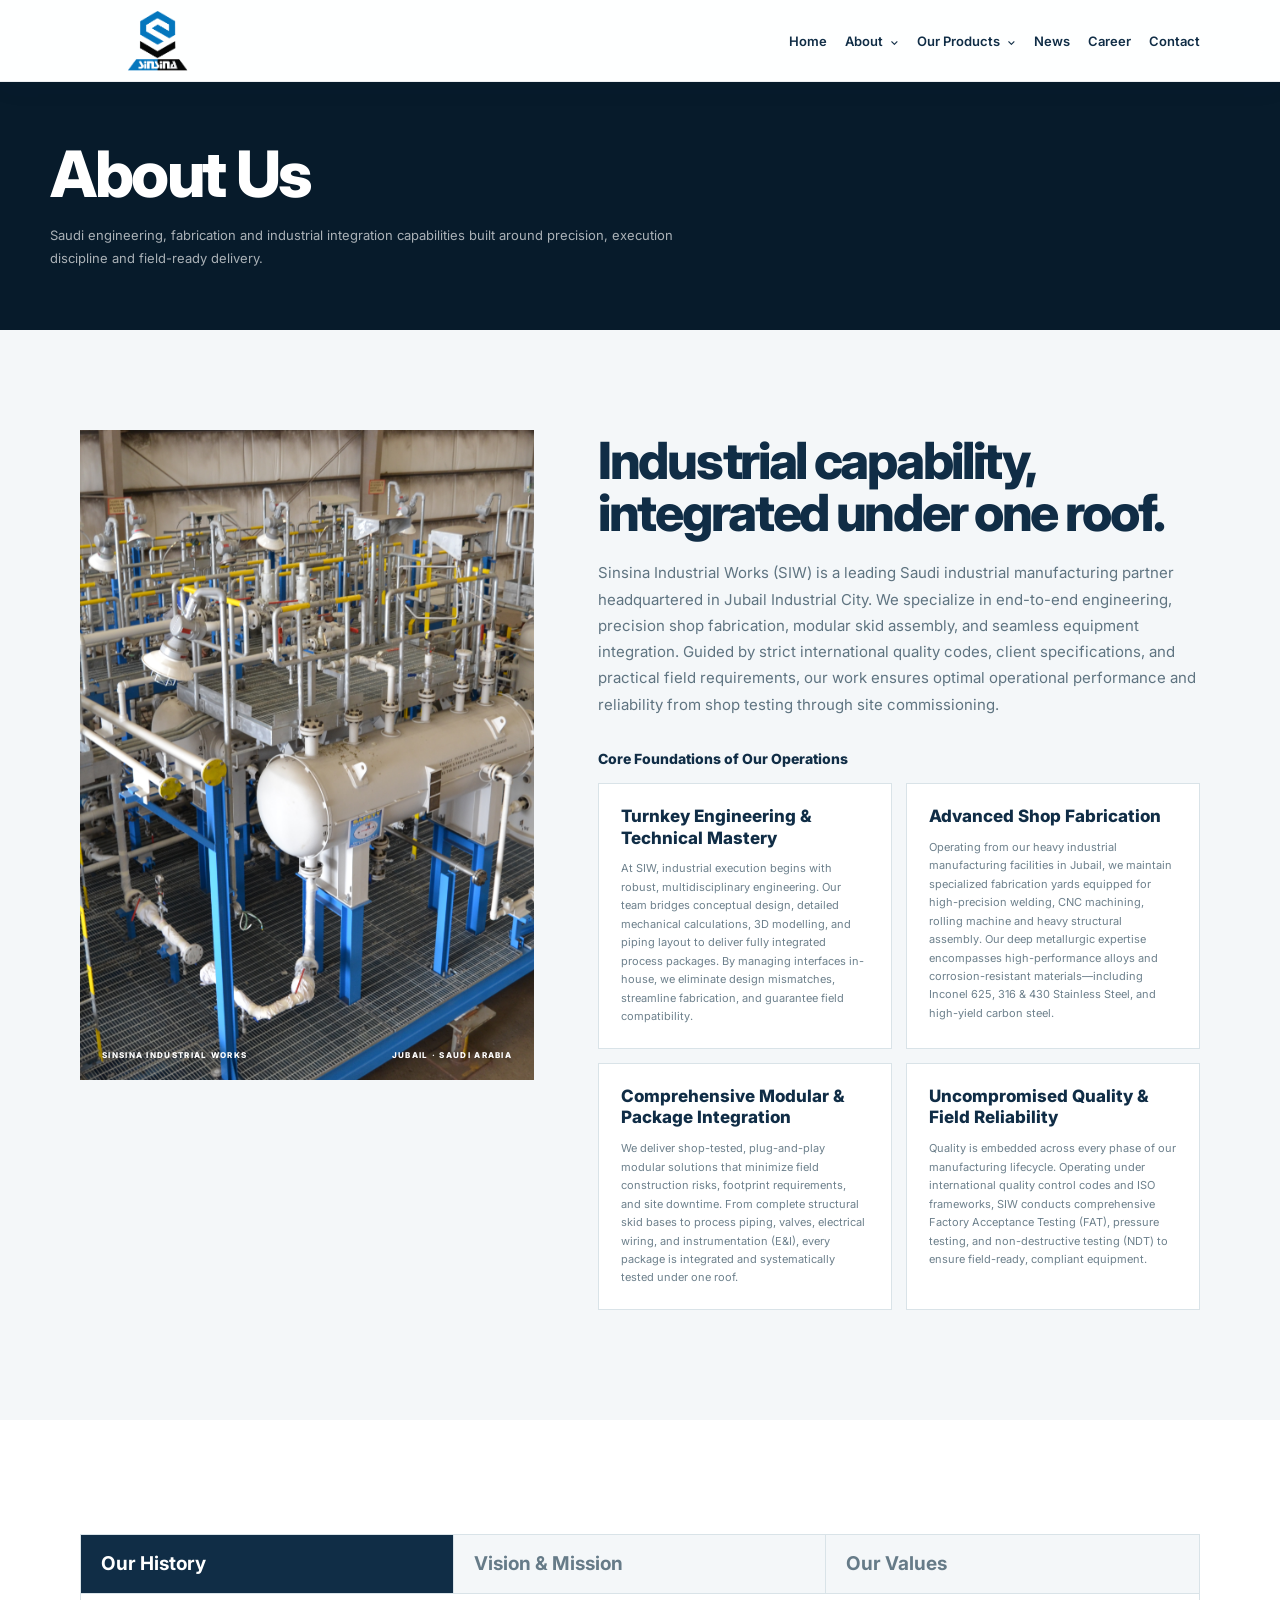
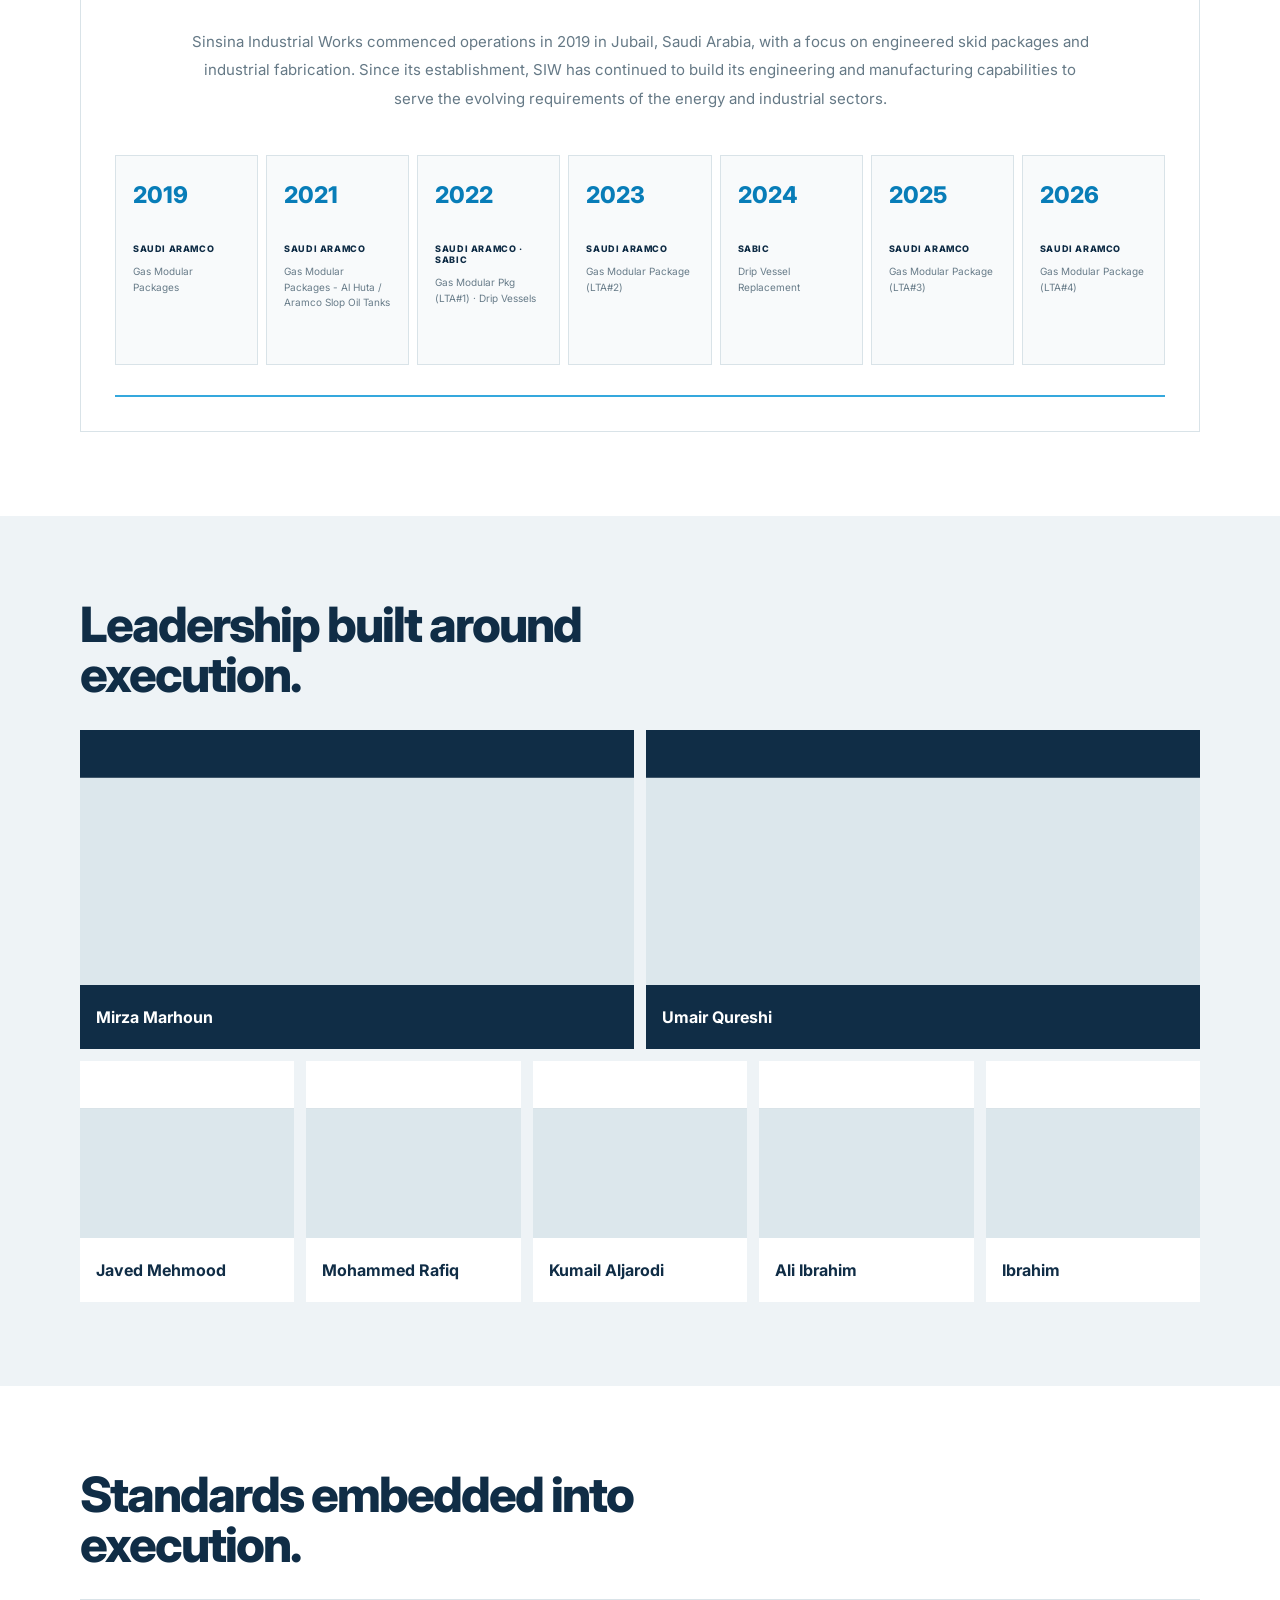
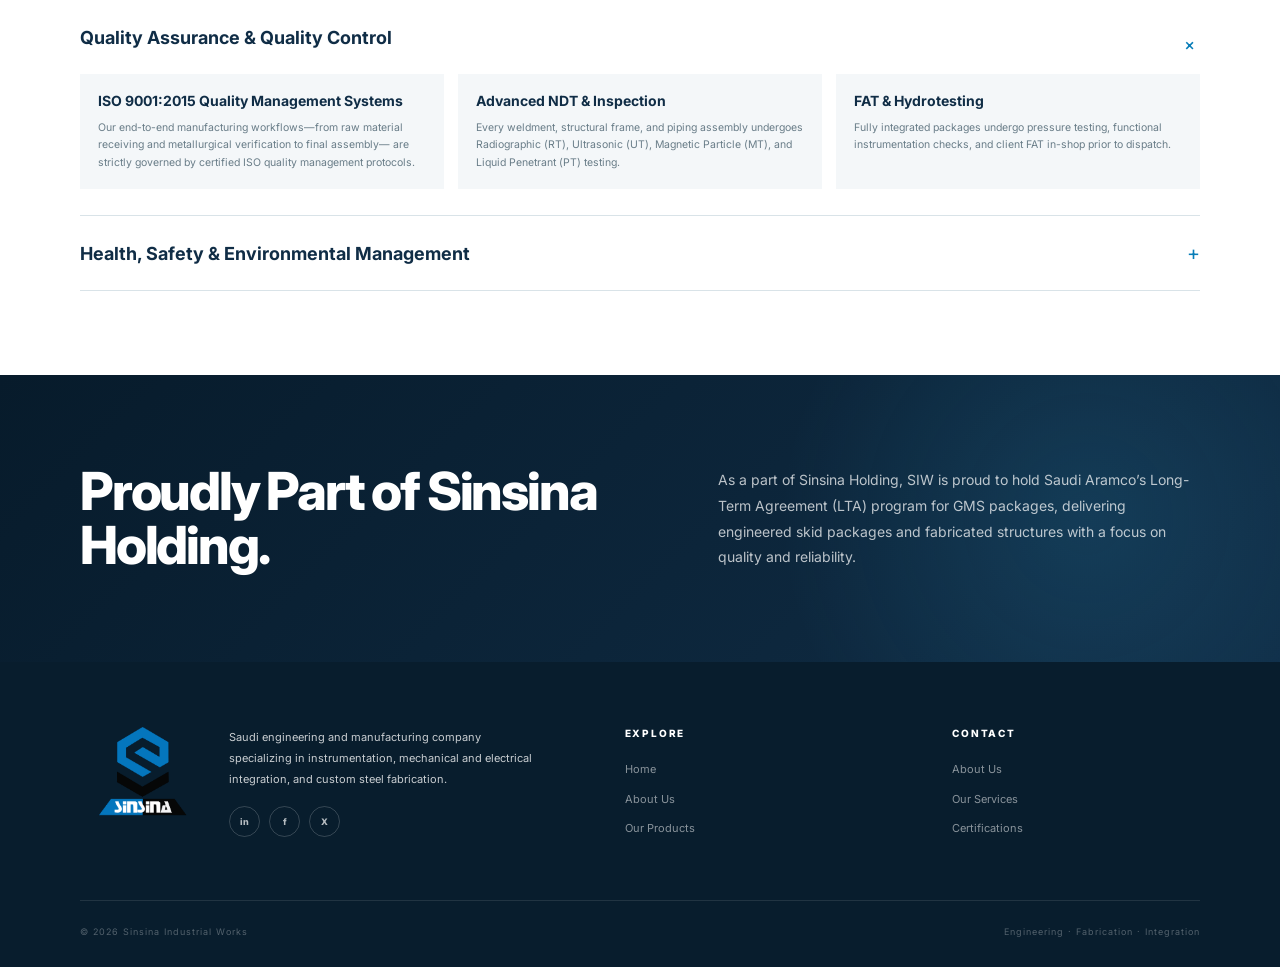
<file: about/about.html>
<!DOCTYPE html>
<html lang="en">

<head>
    <base href="../">
    <meta charset="UTF-8">
    <meta name="viewport" content="width=device-width, initial-scale=1.0">

    <title>About Us | Sinsina Industrial Works</title>
    <link rel="icon" type="image/png" href="assets/images/5.png">

    <link rel="preconnect" href="https://fonts.googleapis.com">
    <link rel="preconnect" href="https://fonts.gstatic.com" crossorigin>
    <link href="https://fonts.googleapis.com/css2?family=Inter:wght@400;500;600;700;800;900&display=swap" rel="stylesheet">




<link rel="stylesheet" href="about/style.css">
<link rel="stylesheet" href="about/hero.css">
</head>

<body>


<header class="siw-shared-header">
  <div class="siw-shared-nav">
    <a href="index.html" class="siw-shared-brand"><img src="assets/images/5.png" alt="Sinsina Industrial Works"></a>
    <button class="siw-shared-menu" type="button" aria-label="Open menu"><span></span><span></span><span></span></button>
    <nav class="siw-shared-links">
      <a href="index.html">Home</a>
      <div class="siw-shared-drop">
        <button class="siw-shared-drop-btn" type="button">About <span>⌄</span></button>
        <div class="siw-shared-drop-menu">
          <a href="about/about.html">About Us</a>
          <a href="certifications.html">Our Certifications</a>
            <a href="clients.html">Our Clients</a>
        </div>
      </div>
      <div class="siw-shared-drop">
        <button class="siw-shared-drop-btn" type="button">Our Products <span>⌄</span></button>
        <div class="siw-shared-drop-menu">
          <a href="products.html">Products</a>
          <a href="services.html">Services</a>
        </div>
      </div>
      <a href="news.html">News</a>
      <a href="career.html">Career</a>
   <a href="index.html#partnership">Contact</a>
    </nav>
  </div>
</header>

<script src="about/script-01.js"></script>

    <!-- =====================================================
         HERO
    ====================================================== -->

    <section id="page-hero" class="page-hero" data-page="about">

<div class="page-hero__container"><div class="page-hero__copy">
<h1 class="page-hero__title">About Us</h1>


<p class="page-hero__description">Saudi engineering, fabrication and industrial integration capabilities built around precision, execution discipline and field-ready delivery.</p>
</div>

</div>
</section>

    <!-- =====================================================
         ABOUT
    ====================================================== -->


    <!-- =====================================================
         01 — WHO WE ARE
    ====================================================== -->

    <section class="about-main" id="who-we-are">
        <div class="container about-grid">

            <div class="about-image">
                <img src="assets/images/DSC_0053.JPG" alt="Sinsina Industrial Works facility">

                <div class="about-image-label">
                    <span>SINSINA INDUSTRIAL WORKS</span>
                    <span>JUBAIL · SAUDI ARABIA</span>
                </div>
            </div>

            <div class="about-content">
<h2>Industrial capability, integrated under one roof.</h2>

                <p class="lead-copy">
                    Sinsina Industrial Works (SIW) is a leading Saudi industrial manufacturing partner
                    headquartered in Jubail Industrial City. We specialize in end-to-end engineering,
                    precision shop fabrication, modular skid assembly, and seamless equipment integration.
                    Guided by strict international quality codes, client specifications, and practical field
                    requirements, our work ensures optimal operational performance and reliability from shop
                    testing through site commissioning.
                </p>

                <div class="foundation-title">Core Foundations of Our Operations</div>

                <div class="foundation-grid">
                    <article class="foundation-card">
                        <h3>Turnkey Engineering &amp; Technical Mastery</h3>
                        <p>
                            At SIW, industrial execution begins with robust, multidisciplinary engineering.
                            Our team bridges conceptual design, detailed mechanical calculations, 3D modelling,
                            and piping layout to deliver fully integrated process packages. By managing interfaces
                            in-house, we eliminate design mismatches, streamline fabrication, and guarantee field compatibility.
                        </p>
                    </article>

                    <article class="foundation-card">
                        <h3>Advanced Shop Fabrication</h3>
                        <p>
                            Operating from our heavy industrial manufacturing facilities in Jubail, we maintain
                            specialized fabrication yards equipped for high-precision welding, CNC machining,
                            rolling machine and heavy structural assembly. Our deep metallurgic expertise encompasses
                            high-performance alloys and corrosion-resistant materials—including Inconel 625,
                            316 &amp; 430 Stainless Steel, and high-yield carbon steel.
                        </p>
                    </article>

                    <article class="foundation-card">
                        <h3>Comprehensive Modular &amp; Package Integration</h3>
                        <p>
                            We deliver shop-tested, plug-and-play modular solutions that minimize field construction
                            risks, footprint requirements, and site downtime. From complete structural skid bases to
                            process piping, valves, electrical wiring, and instrumentation (E&amp;I), every package is
                            integrated and systematically tested under one roof.
                        </p>
                    </article>

                    <article class="foundation-card">

                        <h3>Uncompromised Quality &amp; Field Reliability</h3>
                        <p>
                            Quality is embedded across every phase of our manufacturing lifecycle. Operating under
                            international quality control codes and ISO frameworks, SIW conducts comprehensive Factory
                            Acceptance Testing (FAT), pressure testing, and non-destructive testing (NDT) to ensure
                            field-ready, compliant equipment.
                        </p>
                    </article>
                </div>
            </div>
        </div>
    </section>



    <!-- =====================================================
         02 — COMPANY STORY / TABBED CONTENT
         History + Vision & Mission + Values in one compact block
    ====================================================== -->

    <section class="about-storyboard" id="company-story">
        <div class="container">

            <div class="storyboard-head">
                <div>

                </div>

                <p>

                </p>
            </div>

            <div class="storyboard-tabs" role="tablist">
                <button class="story-tab active" type="button" data-story-tab="history">
                    Our History
                </button>

                <button class="story-tab" type="button" data-story-tab="purpose">
                    Vision &amp; Mission
                </button>

                <button class="story-tab" type="button" data-story-tab="values">
                    Our Values
                </button>
            </div>

            <div class="storyboard-panel active" data-story-panel="history">
                <div class="history-intro">
                    <p>
                        Sinsina Industrial Works commenced operations in 2019 in Jubail, Saudi Arabia,
                        with a focus on engineered skid packages and industrial fabrication. Since its
                        establishment, SIW has continued to build its engineering and manufacturing
                        capabilities to serve the evolving requirements of the energy and industrial sectors.
                    </p>
                </div>

                <div class="project-timeline">
                    <article class="timeline-card">
                        <h3>2019</h3>
                        <strong>SAUDI ARAMCO</strong>
                        <p>Gas Modular Packages</p>
                    </article>

                    <article class="timeline-card">
                        <h3>2021</h3>
                        <strong>SAUDI ARAMCO</strong>
                        <p>Gas Modular Packages - Al Huta / Aramco Slop Oil Tanks</p>
                    </article>

                    <article class="timeline-card">
                        <h3>2022</h3>
                        <strong>SAUDI ARAMCO · SABIC</strong>
                        <p>Gas Modular Pkg (LTA#1) · Drip Vessels</p>
                    </article>

                    <article class="timeline-card">
                        <h3>2023</h3>
                        <strong>SAUDI ARAMCO</strong>
                        <p>Gas Modular Package (LTA#2)</p>
                    </article>

                    <article class="timeline-card">
                        <h3>2024</h3>
                        <strong>SABIC</strong>
                        <p>Drip Vessel Replacement</p>
                    </article>

                    <article class="timeline-card">
                        <h3>2025</h3>
                        <strong>SAUDI ARAMCO</strong>
                        <p>Gas Modular Package (LTA#3)</p>
                    </article>

                    <article class="timeline-card">
                        <h3>2026</h3>
                        <strong>SAUDI ARAMCO</strong>
                        <p>Gas Modular Package (LTA#4)</p>
                    </article>
                </div>
            </div>

            <div class="storyboard-panel" data-story-panel="purpose">
                <div class="purpose-compact-grid">
                    <article class="purpose-compact-card">
                        <span>MISSION</span>
                        <h3>Integrated delivery, end to end.</h3>
                        <p>
                            To deliver integrated engineering, fabrication, installation,
                            testing, and commissioning services that enhance efficiency,
                            reliability, and safety in energy and industrial projects.
                        </p>
                    </article>

                    <article class="purpose-compact-card dark">
                        <span>VISION</span>
                        <h3>Built for industrial leadership.</h3>
                        <p>
                            To be the region's leading fabrication and integration partner,
                            driving the industrial future by creating vital infrastructure
                            anchored in precision, advanced facility capabilities, and a
                            highly skilled technical workforce.
                        </p>
                    </article>
                </div>
            </div>

            <div class="storyboard-panel" data-story-panel="values">
                <div class="values-compact-grid">
                    <article>
                        <h3>Safety &amp; Compliance</h3>
                        <p>We prioritize a safe workplace and strictly adhere to all local and international industry regulations.</p>
                    </article>

                    <article>
                        <h3>Quality &amp; Reliability</h3>
                        <p>We enforce rigorous QA/QC protocols across all engineering and manufacturing stages to ensure precise, dependable performance.</p>
                    </article>

                    <article>
                        <h3>Commitment &amp; Partnership</h3>
                        <p>We build lasting client relationships rooted in transparency, collaboration, and on-time project delivery.</p>
                    </article>

                    <article>

                        <h3>Engineering &amp; Excellence</h3>
                        <p>We advance industry benchmarks through high-precision fabrication, technical innovation, and advanced engineering practices.</p>
                    </article>

                    <article class="value-wide">

                        <h3>Accountability &amp; Discipline</h3>
                        <p>We drive operational success through strict discipline, clear ownership, and full transparency in every deliverable.</p>
                    </article>
                </div>

                <div class="values-statement">
                    Safety is the foundation, Quality is the outcome, Engineering is the method,
                    Partnership is the relationship, and Accountability holds them together.
                </div>
            </div>

        </div>
    </section>


    <!-- =====================================================
         03 — OUR TEAM / MERGED INTO ABOUT US
    ====================================================== -->

    <section class="team-compact-section" id="team">
        <div class="container">

            <div class="team-compact-head">
                <div>
<h2>Leadership built around execution.</h2>
                </div>

                <p>

                </p>
            </div>

            <div class="team-leadership-row">
                <article class="team-leader-card">
                    <div class="team-card-position"></div>
                    <div class="team-card-photo"><img alt="Mirza Marhoun"></div>
                    <h3>Mirza Marhoun</h3>
                </article>
                <article class="team-leader-card">
                    <div class="team-card-position"></div>
                    <div class="team-card-photo"><img alt="Umair Qureshi"></div>
                    <h3>Umair Qureshi</h3>
                </article>
                <article class="team-leader-card">
                    <div class="team-card-position"></div>
                    <div class="team-card-photo"><img alt="Javed Mehmood"></div>
                    <h3>Javed Mehmood</h3>
                </article>
                <article class="team-leader-card">
                    <div class="team-card-position"></div>
                    <div class="team-card-photo"><img alt="Mohammed Rafiq"></div>
                    <h3>Mohammed Rafiq</h3>
                </article>
                <article class="team-leader-card">
                    <div class="team-card-position"></div>
                    <div class="team-card-photo"><img alt="Kumail Aljarodi"></div>
                    <h3>Kumail Aljarodi</h3>
                </article>
                <article class="team-leader-card">
                    <div class="team-card-position"></div>
                    <div class="team-card-photo"><img alt="Ali Ibrahim"></div>
                    <h3>Ali Ibrahim</h3>
                </article>
                <article class="team-leader-card">
                    <div class="team-card-position"></div>
                    <div class="team-card-photo"><img alt="Ibrahim"></div>
                    <h3>Ibrahim</h3>
                </article>
            </div>

        </div>
    </section>


    <!-- =====================================================
         04 — QUALITY, HSE & COMPLIANCE / ACCORDION
    ====================================================== -->

    <section class="compliance-compact-section" id="quality-hse">
        <div class="container">

            <div class="compliance-compact-head">
                <div>
<h2>Standards embedded into execution.</h2>
                </div>

                <p>

                </p>
            </div>

            <div class="compliance-accordion">

                <article class="compliance-item open">
                    <button type="button" class="compliance-trigger">
                        <strong>Quality Assurance &amp; Quality Control</strong>
                        <b>+</b>
                    </button>

                    <div class="compliance-content">
                        <div>
                            <h4>ISO 9001:2015 Quality Management Systems</h4>
                            <p>
                                Our end-to-end manufacturing workflows—from raw material
                                receiving and metallurgical verification to final assembly—
                                are strictly governed by certified ISO quality management protocols.
                            </p>
                        </div>

                        <div>
                            <h4>Advanced NDT &amp; Inspection</h4>
                            <p>
                                Every weldment, structural frame, and piping assembly undergoes
                                Radiographic (RT), Ultrasonic (UT), Magnetic Particle (MT), and
                                Liquid Penetrant (PT) testing.
                            </p>
                        </div>

                        <div>
                            <h4>FAT &amp; Hydrotesting</h4>
                            <p>
                                Fully integrated packages undergo pressure testing, functional
                                instrumentation checks, and client FAT in-shop prior to dispatch.
                            </p>
                        </div>
                    </div>
                </article>

                <article class="compliance-item">
                    <button type="button" class="compliance-trigger">
                        <strong>Health, Safety &amp; Environmental Management</strong>
                        <b>+</b>
                    </button>

                    <div class="compliance-content">
                        <div>
                            <h4>ISO 45001 &amp; ISO 14001</h4>
                            <p>
                                We maintain international compliance across Occupational Health
                                &amp; Safety and Environmental Management Systems, supporting a
                                proactive “Zero Harm” workplace environment.
                            </p>
                        </div>

                        <div>
                            <h4>Strict Shop &amp; Site Protocols</h4>
                            <p>
                                Our facilities enforce rigorous risk assessment, PPE requirements,
                                hot-work safety controls, and continuous safety training.
                            </p>
                        </div>

                        <div>
                            <h4>Sustainable Manufacturing</h4>
                            <p>
                                We minimize industrial footprint through controlled waste management,
                                efficient energy utilization, and safe material disposal during
                                fabrication and surface treatment operations.
                            </p>
                        </div>
                    </div>
                </article>

            </div>

        </div>
    </section>


<!-- =====================================================
         07 — PART OF SINSINA HOLDING
    ====================================================== -->

    <section class="holding-section" id="holding">
        <div class="container holding-inner">
            <div>
<h2>Proudly Part of Sinsina Holding.</h2>
            </div>

            <p>
                As a part of Sinsina Holding, SIW is proud to hold Saudi Aramco’s
                Long-Term Agreement (LTA) program for GMS packages, delivering engineered
                skid packages and fabricated structures with a focus on quality and reliability.
            </p>
        </div>
    </section>


<!-- =====================================================
         FOOTER
    ====================================================== -->


<footer class="siw-shared-footer">
  <div class="siw-footer-container">
    <div class="siw-footer-top">
      <div class="siw-footer-brand">
        <div class="siw-footer-brandline">
          <img src="assets/images/5.png" alt="Sinsina Industrial Works">
          <div>
            <p>Saudi engineering and manufacturing company specializing in instrumentation, mechanical and electrical integration, and custom steel fabrication.</p>
            <div class="siw-footer-socials">
              <a href="https://www.linkedin.com/company/sinsinaworks/" target="_blank" rel="noopener noreferrer" class="siw-footer-social" aria-label="LinkedIn">in</a>
              <a href="#" class="siw-footer-social" aria-label="Facebook">f</a>
              <a href="#" class="siw-footer-social" aria-label="X">X</a>
            </div>
          </div>
        </div>
      </div>
      <div class="siw-footer-column">
        <h4>Explore</h4>
        <a href="index.html">Home</a>
        <a href="about/about.html">About Us</a>
        <a href="products.html">Our Products</a>
      </div>
      <div class="siw-footer-column">
        <h4>Contact</h4>
        <a href="about/about.html">About Us</a>
        <a href="services.html">Our Services</a>
        <a href="certifications.html">Certifications</a>
      </div>
    </div>
    <div class="siw-footer-bottom">
      <span>© 2026 Sinsina Industrial Works</span>
      <span>Engineering · Fabrication · Integration</span>
    </div>
  </div>
</footer>


    <script src="about/script-02.js"></script>


<script src="about/script-03.js"></script>
<script src="../cms-runtime-data.js"></script>
<script src="../cms-runtime.js?v=3"></script>
</body>
</html>
</file>
<file: responsive-fix.css>
/* =========================================================
   SIW GLOBAL RESPONSIVE SAFETY LAYER — 2026-11-01
   Keeps existing visual identity while normalizing layout
   across desktop, laptop, tablet and mobile viewports.
========================================================= */

html{max-width:100%;overflow-x:hidden}
body{max-width:100%;overflow-x:hidden}
*,*::before,*::after{box-sizing:border-box}
img,video,svg,canvas,iframe{max-width:100%;height:auto}
input,textarea,select,button{max-width:100%;font:inherit}
textarea{resize:vertical}

/* Let grid/flex children shrink instead of forcing horizontal overflow. */
.container,
[class*="grid"],
[class*="layout"],
[class*="shell"],
[class*="copy"],
[class*="content"],
[class*="card"],
[class*="inner"]{min-width:0}

.container,
.siw-shared-nav,
.siw-footer-container{
  width:min(1180px,calc(100% - 48px)) !important;
}

h1,h2,h3,h4,p,a,span,strong{overflow-wrap:break-word}

/* Shared header/footer safety */
.siw-shared-header,.site-header{max-width:100vw}
.siw-shared-links,.nav-links{min-width:0}
.siw-footer-top,.footer-top{min-width:0}

/* Forms */
form{max-width:100%}
.form-row{min-width:0}
.form-group{min-width:0}
.form-group input,.form-group textarea,.form-group select{width:100%}

/* Tables / wide content */
table{max-width:100%}

/* =========================================================
   LARGE LAPTOPS / SMALL DESKTOPS
========================================================= */
@media (max-width:1366px){
  .container,
  .siw-shared-nav,
  .siw-footer-container{width:min(1120px,calc(100% - 44px)) !important}

  .siw-shared-links,.nav-links{gap:18px !important}

  .products-hero-copy h1,
  .news-simple-hero h1,
  .career-v3-copy h1,
  .cert-new-hero h1,
  .clients-hero h1{font-size:clamp(40px,5vw,64px) !important}

  .catalog-grid{gap:14px !important}
  .capabilities-grid{gap:10px !important}
}

/* Short laptop screens: reduce vertical pressure. */
@media (min-width:901px) and (max-height:820px){
  .products-hero,.news-simple-hero,.career-v3-hero,.cert-new-hero,.clients-hero{
    min-height:auto !important;
  }

  .products-hero,.career-v3-hero{padding-top:82px !important}
  .news-simple-hero,.cert-new-hero,.clients-hero{padding-top:120px !important;padding-bottom:44px !important}

  .catalog-section,.company-news-section,.career-v3-section,.cert-new-content,.clients-section{
    padding-top:48px !important;padding-bottom:56px !important;
  }

  /* Contact scene on homepage */
  .partnership-shell{
    width:min(1120px,calc(100% - 70px)) !important;
    column-gap:48px !important;
    row-gap:16px !important;
    padding-top:78px !important;
    padding-bottom:28px !important;
  }
  .partnership-copy h2{font-size:clamp(40px,4.7vw,62px) !important;line-height:.94 !important}
  .partnership-copy p{margin-top:14px !important;font-size:11px !important;line-height:1.5 !important}
  .partnership-contact>div{padding:13px 0 !important}
  .partnership-form{padding:18px 20px !important}
  .partnership-form h3{margin-bottom:13px !important;font-size:18px !important}
  .partnership-form .form-group{margin-bottom:9px !important}
  .partnership-form .form-group textarea{min-height:68px !important;max-height:80px !important}
}

/* =========================================================
   TABLET / 1024-ish
========================================================= */
@media (max-width:1050px){
  .container,
  .siw-shared-nav,
  .siw-footer-container{width:calc(100% - 40px) !important}

  /* Products */
  .catalog-grid{grid-template-columns:repeat(2,minmax(0,1fr)) !important}
  .catalog-heading{grid-template-columns:1fr !important;gap:18px !important}

  /* News */
  .news-card-grid{grid-template-columns:1fr !important}
  .news-card:first-child{grid-column:auto !important}

  /* Services */
  .capabilities-grid{grid-template-columns:repeat(2,minmax(0,1fr)) !important}
  .service-card,.service-card:nth-child(even){grid-template-columns:1fr 1fr !important}
  .service-content{padding:34px 30px !important}

  /* Career */
  .career-v3-functions,.functions-grid{grid-template-columns:repeat(2,minmax(0,1fr)) !important}
  .career-v3-split,.career-v3-apply-grid{gap:36px !important}

  /* Certifications / Clients */
  .cert-new-row{grid-template-columns:72px 1fr 145px !important}
  .group-companies-grid,.clients-grid{grid-template-columns:repeat(2,minmax(0,1fr)) !important}

  /* Brochure */
  .process-grid{gap:14px !important}
}

/* =========================================================
   TABLET PORTRAIT / MOBILE LANDSCAPE
========================================================= */
@media (max-width:900px){
  .container,
  .siw-shared-nav,
  .siw-footer-container{width:calc(100% - 34px) !important}

  /* Keep shared navigation usable. */
  .siw-shared-menu,.menu-button{display:flex !important}

  /* Products */
  .products-hero-inner{grid-template-columns:1fr !important}
  .catalog-grid{grid-template-columns:repeat(2,minmax(0,1fr)) !important}

  /* News */
  .news-simple-hero-inner{grid-template-columns:1fr !important;gap:24px !important}
  .news-card,.news-card:first-child{grid-template-columns:42% 58% !important}

  /* Services */
  .capabilities-overview-head{grid-template-columns:1fr !important;gap:20px !important}
  .service-card,.service-card:nth-child(even){grid-template-columns:1fr !important}
  .service-card:nth-child(even) .service-image,.service-card:nth-child(even) .service-content{order:initial !important}
  .service-image{min-height:300px !important}
  .service-content{min-height:auto !important}

  /* Career */
  .career-v3-split,.career-v3-heading,.career-v3-apply-grid,
  .why-grid,.opportunities-head,.apply-grid{grid-template-columns:1fr !important;gap:24px !important}

  /* Certifications */
  .cert-new-row{grid-template-columns:66px 1fr 135px !important}

  /* Clients */
  .clients-head,.group-companies-head{grid-template-columns:1fr !important;gap:16px !important}

  /* Brochure */
  .process-grid{grid-template-columns:1fr !important}
  .process-line,.process-progress{display:none !important}
}

/* =========================================================
   MOBILE
========================================================= */
@media (max-width:700px){
  :root{--mobile-pad:18px}

  .container,
  .siw-shared-nav,
  .siw-footer-container{width:calc(100% - 32px) !important}

  h1{letter-spacing:-1.5px !important}

  /* Global shared header */
  .siw-shared-header,.site-header{height:70px !important}
  .siw-shared-brand img,.brand img{width:125px !important;height:50px !important;object-fit:contain !important}
  .siw-shared-links,.nav-links{top:70px !important;max-height:calc(100svh - 70px);overflow-y:auto}

  /* Footer */
  .siw-footer-top,.footer-top{grid-template-columns:1fr !important;gap:30px !important;padding-bottom:34px !important}
  .siw-footer-brand{grid-column:auto !important}
  .siw-footer-brandline{grid-template-columns:85px 1fr !important;gap:16px !important}
  .siw-footer-brand img{width:85px !important}
  .siw-footer-bottom,.footer-bottom{flex-direction:column !important;align-items:flex-start !important;gap:8px !important}

  /* Products */
  .products-page{padding-top:70px !important}
  .products-hero{min-height:auto !important;padding:54px 0 !important}
  .products-hero-copy h1{font-size:clamp(36px,11vw,50px) !important;line-height:1 !important}
  .products-hero-copy p{font-size:12px !important;line-height:1.65 !important}
  .catalog-section{padding:48px 0 58px !important}
  .catalog-grid{grid-template-columns:1fr !important}
  .catalog-card{min-height:0 !important}
  .catalog-visual{min-height:210px !important}
  .catalog-copy{padding:22px 18px !important}

  /* News */
  .news-page{padding-top:70px !important}
  .news-simple-hero{padding:52px 0 40px !important}
  .news-simple-hero h1{font-size:clamp(36px,11vw,50px) !important;letter-spacing:-1.5px !important}
  .company-news-section{padding:48px 0 58px !important}
  .news-card,.news-card:first-child{grid-template-columns:1fr !important;min-height:0 !important}
  .news-card-image{min-height:220px !important}
  .news-card:first-child h2,.news-card h2{font-size:22px !important}
  .news-card-body{padding:20px !important}

  /* Services */
  .services-page{padding-top:70px !important}
  .services-hero-v2{grid-template-columns:1fr !important;min-height:auto !important}
  .hero-v2-left{min-height:430px !important}
  .hero-v2-inner{width:calc(100% - 34px) !important;margin:0 auto !important;padding:54px 0 !important}
  .hero-v2-inner h1{font-size:clamp(40px,12vw,58px) !important;letter-spacing:-2px !important}
  .hero-v2-visual{min-height:280px !important}
  .execution-strip-inner{grid-template-columns:1fr !important}
  .execution-strip-inner::before{display:none !important}
  .execution-stage{min-height:64px !important}
  .capabilities-overview{padding:42px 0 48px !important}
  .capabilities-grid{grid-template-columns:1fr !important}
  .capability-card{min-height:auto !important}
  .service-image{min-height:230px !important}
  .service-content{padding:28px 20px 30px !important}
  .service-content h3{font-size:34px !important;letter-spacing:-1.8px !important}
  .service-list{grid-template-columns:1fr !important}

  /* Career */
  .career-page{padding-top:70px !important}
  .career-v3-hero,.career-hero{min-height:auto !important;padding:54px 0 !important}
  .career-v3-copy h1,.hero-copy h1{font-size:clamp(34px,10vw,46px) !important;line-height:1.03 !important}
  .career-v3-section,.section{padding:48px 0 !important}
  .career-v3-functions,.functions-grid{grid-template-columns:1fr !important}
  .career-v3-functions article,.function-card{min-height:105px !important}
  .career-v3-form-grid,.form-grid{grid-template-columns:1fr !important}
  .career-v3-form-card,.form-card{padding:20px 16px !important}

  /* Certifications */
  .cert-new-section{padding-top:70px !important}
  .cert-new-hero{padding:50px 0 38px !important}
  .cert-new-hero h1{font-size:clamp(36px,11vw,50px) !important}
  .cert-new-content{width:calc(100% - 32px) !important;padding:38px 0 50px !important}
  .cert-new-row{grid-template-columns:56px 1fr !important;min-height:0 !important}
  .cert-new-number{font-size:19px !important}
  .cert-new-info{padding:18px !important}
  .cert-new-info h2{font-size:20px !important}
  .cert-new-meta{grid-template-columns:1fr !important;gap:9px !important;margin-top:14px !important}
  .cert-new-preview{grid-column:1/-1 !important;height:125px !important}
  .cert-new-preview img{max-height:96px !important}

  /* Clients */
  .clients-hero{padding:120px 0 48px !important}
  .clients-hero h1{font-size:clamp(36px,11vw,50px) !important}
  .clients-section{padding:48px 0 60px !important}
  .clients-grid,.group-companies-grid{grid-template-columns:repeat(2,minmax(0,1fr)) !important;gap:10px !important}
  .client-card,.group-company-card{height:112px !important;padding:14px !important}
  .client-card img,.group-company-card img{max-width:100px !important;max-height:58px !important}

  /* Brochure */
  .approach-hero{min-height:auto !important;padding-top:110px !important;padding-bottom:50px !important}
  .approach{padding:54px 0 !important}
  .section-title{font-size:clamp(34px,10vw,48px) !important;letter-spacing:-1.5px !important}
  .process-card{min-height:auto !important}

  /* Homepage full-screen slides: allow the contact slide to scroll internally. */
  .partnership-scene{overflow-y:auto !important;-webkit-overflow-scrolling:touch !important}
  .partnership-shell{
    width:calc(100% - 32px) !important;
    height:auto !important;
    min-height:100svh !important;
    grid-template-columns:1fr !important;
    grid-template-areas:"copy" "contact" "form" !important;
    gap:18px !important;
    align-content:start !important;
    padding-top:88px !important;
    padding-bottom:78px !important;
  }
  .partnership-copy{grid-area:copy !important}
  .partnership-copy h2{font-size:clamp(34px,11vw,48px) !important;line-height:.98 !important;letter-spacing:-1.7px !important}
  .partnership-copy p{margin-top:12px !important;font-size:11px !important;line-height:1.55 !important}
  .partnership-contact{grid-area:contact !important;display:grid !important;grid-template-columns:1fr !important;border-left:0 !important;border-top:1px solid rgba(255,255,255,.14) !important;border-bottom:1px solid rgba(255,255,255,.14) !important;padding:0 !important}
  .partnership-contact>div{padding:10px 0 !important;border-right:0 !important;border-bottom:1px solid rgba(255,255,255,.10) !important}
  .partnership-form{grid-area:form !important;width:100% !important;max-width:none !important;margin:0 !important;padding:18px 16px !important}
  .partnership-form h3{font-size:20px !important}
  .partnership-form .form-row{grid-template-columns:1fr !important;gap:0 !important}
  .partnership-form .form-group label{font-size:11px !important}
  .partnership-form .form-group input,.partnership-form .form-group textarea{font-size:16px !important}
  .partnership-form .contact-submit{width:100% !important;justify-content:center !important;min-height:44px !important;font-size:13px !important}
}

/* =========================================================
   SMALL MOBILE
========================================================= */
@media (max-width:480px){
  .container,.siw-shared-nav,.siw-footer-container{width:calc(100% - 24px) !important}
  .clients-grid,.group-companies-grid{grid-template-columns:1fr !important}
  .client-card,.group-company-card{height:105px !important}
  .catalog-actions,.news-card-actions{flex-wrap:wrap !important}
  .siw-footer-brandline{grid-template-columns:1fr !important}
  .siw-footer-brand img{width:95px !important}
}
</file>
<file: about/hero.css>
/* Inner-page heroes: 248px below the 82px navigation on desktop.
   The fixed header has its own space; banner height never includes it. */
html{scroll-padding-top:100px;}
body{padding-top:82px!important;margin-top:0!important;}
body>main,.career-page,.products-page,.news-page,.services-page,.cert-new-section{padding-top:0!important;margin-top:0!important;}
#page-hero{position:relative!important;display:block!important;box-sizing:border-box!important;width:100%!important;height:248px!important;min-height:248px!important;max-height:none!important;margin:0!important;padding:0!important;overflow:hidden!important;background:#071b2b!important;color:#fff!important;isolation:isolate;}
#page-hero::before,#page-hero::after{content:none!important;}
#page-hero .page-hero__container{position:relative!important;z-index:2;display:flex!important;align-items:center!important;box-sizing:border-box!important;width:min(1180px,calc(100% - 48px))!important;height:100%!important;min-height:0!important;margin:0 auto!important;padding:0!important;gap:30px;}
#page-hero .page-hero__copy{position:relative!important;flex:1;min-width:0!important;max-width:100%!important;margin:0!important;padding:0!important;}
#page-hero .page-hero__title{display:block!important;font-family:"Inter",Arial,Helvetica,sans-serif!important;font-size:clamp(44px,5vw,66px)!important;line-height:1!important;letter-spacing:-2.4px!important;font-weight:800!important;color:#fff!important;margin:0!important;padding:0!important;text-transform:none!important;max-width:100%!important;}
#page-hero .page-hero__title span{color:inherit!important;}
#page-hero .page-hero__description{max-width:650px!important;margin:18px 0 0!important;padding:0!important;color:rgba(255,255,255,.66)!important;font-size:13px!important;font-weight:400!important;line-height:1.75!important;letter-spacing:normal!important;}
#page-hero .page-hero__action{display:inline-flex!important;flex-shrink:0;align-items:center;justify-content:center;gap:12px;margin:0!important;padding:12px 16px!important;border:1px solid rgba(255,255,255,.35)!important;background:transparent!important;color:#fff!important;font-size:11px!important;line-height:1.5!important;font-weight:600!important;text-decoration:none!important;white-space:nowrap;}
#page-hero .page-hero__action:hover{background:#1689bd!important;border-color:#1689bd!important;}
#page-hero .page-hero__visual{position:absolute!important;inset:0 0 0 auto!important;z-index:0!important;width:45%!important;height:100%!important;min-height:0!important;overflow:hidden!important;}
#page-hero .page-hero__visual img{display:block!important;width:100%!important;height:100%!important;max-width:none!important;object-fit:cover!important;filter:saturate(.82) contrast(1.04);}
#page-hero .page-hero__visual::after{content:"";position:absolute;inset:0;background:linear-gradient(90deg,rgba(7,27,43,.52),rgba(7,27,43,.05) 42%),linear-gradient(0deg,rgba(7,27,43,.64),transparent 50%);}
#page-hero[data-page="services"] .page-hero__copy{flex:none;width:55%!important;max-width:650px!important;padding-right:24px!important;}
#page-hero[data-page="products"] .page-hero__visual{width:100%!important;}
#page-hero[data-page="products"] .page-hero__visual::after{background:linear-gradient(90deg,rgba(7,27,43,.96),rgba(7,27,43,.80) 52%,rgba(7,27,43,.45));}
@media(max-width:900px){
 #page-hero .page-hero__container{width:calc(100% - 36px)!important;gap:18px;}
 #page-hero .page-hero__title{font-size:clamp(34px,5.7vw,50px)!important;letter-spacing:-1.5px!important;}
 #page-hero .page-hero__action{font-size:10px!important;white-space:normal;max-width:150px;}
 #page-hero[data-page="career"] .page-hero__title{font-size:clamp(32px,5vw,46px)!important;}
}
@media(max-width:600px){
 #page-hero{height:auto!important;min-height:248px!important;overflow:hidden!important;}
 #page-hero .page-hero__container{min-height:248px!important;height:auto!important;flex-direction:column!important;align-items:flex-start!important;justify-content:center!important;padding:35px 0!important;gap:18px;}
 #page-hero .page-hero__copy{flex:none!important;width:100%!important;}
 #page-hero .page-hero__title{font-size:36px!important;line-height:1.06!important;letter-spacing:-1.4px!important;}
 #page-hero .page-hero__description{font-size:12px!important;line-height:1.7!important;margin-top:16px!important;}
 #page-hero .page-hero__title br{display:none!important;}
 #page-hero .page-hero__action{max-width:none!important;}
 #page-hero[data-page="services"] .page-hero__visual{width:100%!important;opacity:.4!important;}
 #page-hero[data-page="services"] .page-hero__visual::after{background:linear-gradient(90deg,rgba(7,27,43,.94),rgba(7,27,43,.6));}
 #page-hero[data-page="services"] .page-hero__copy{width:100%!important;max-width:none!important;padding-right:0!important;}
 #page-hero[data-page="career"] .page-hero__title{font-size:32px!important;}
}

/* Keep the Services photo edge from the original split banner. */
#page-hero[data-page="services"] .page-hero__visual::before{content:"";position:absolute;left:-72px;top:20%;width:145px;height:60%;background:#071b2b;transform:skewX(-8deg);z-index:2;}
@media(max-width:600px){#page-hero[data-page="services"] .page-hero__visual::before{display:none;}}
</file>
